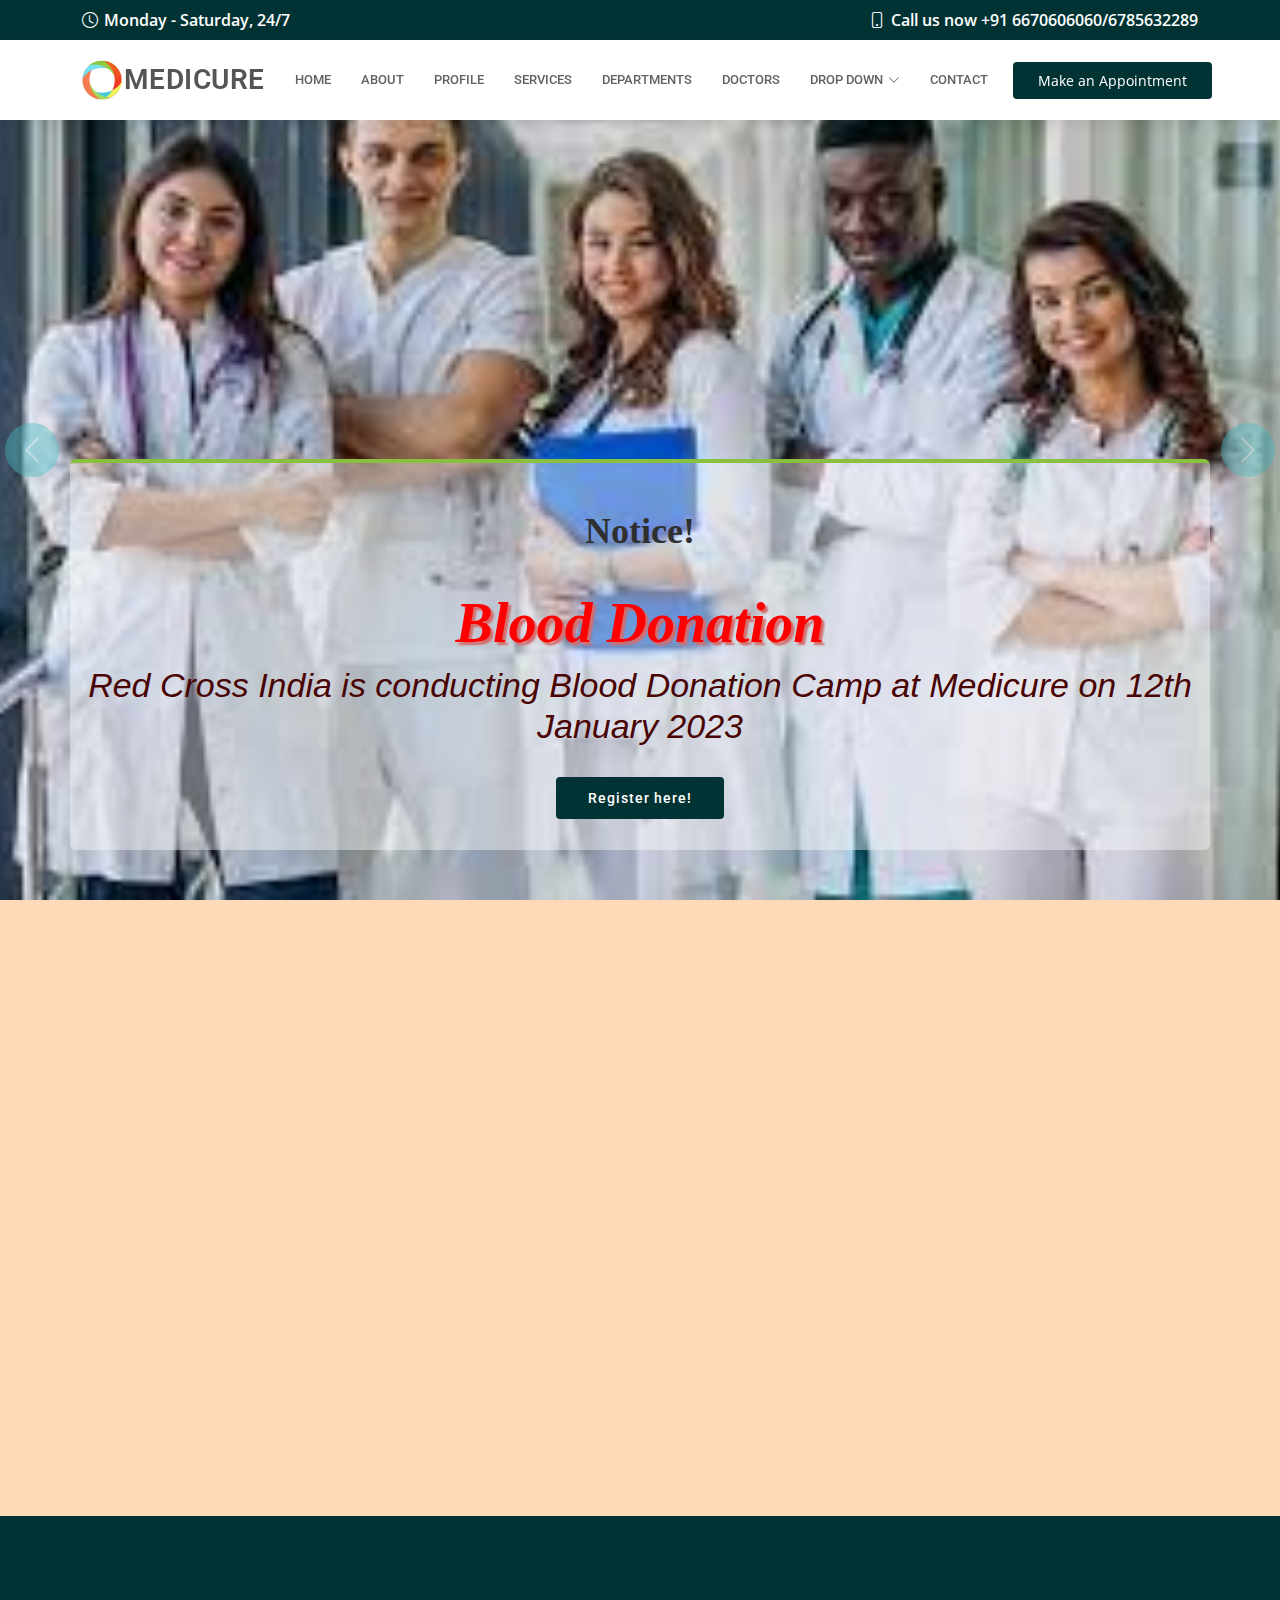
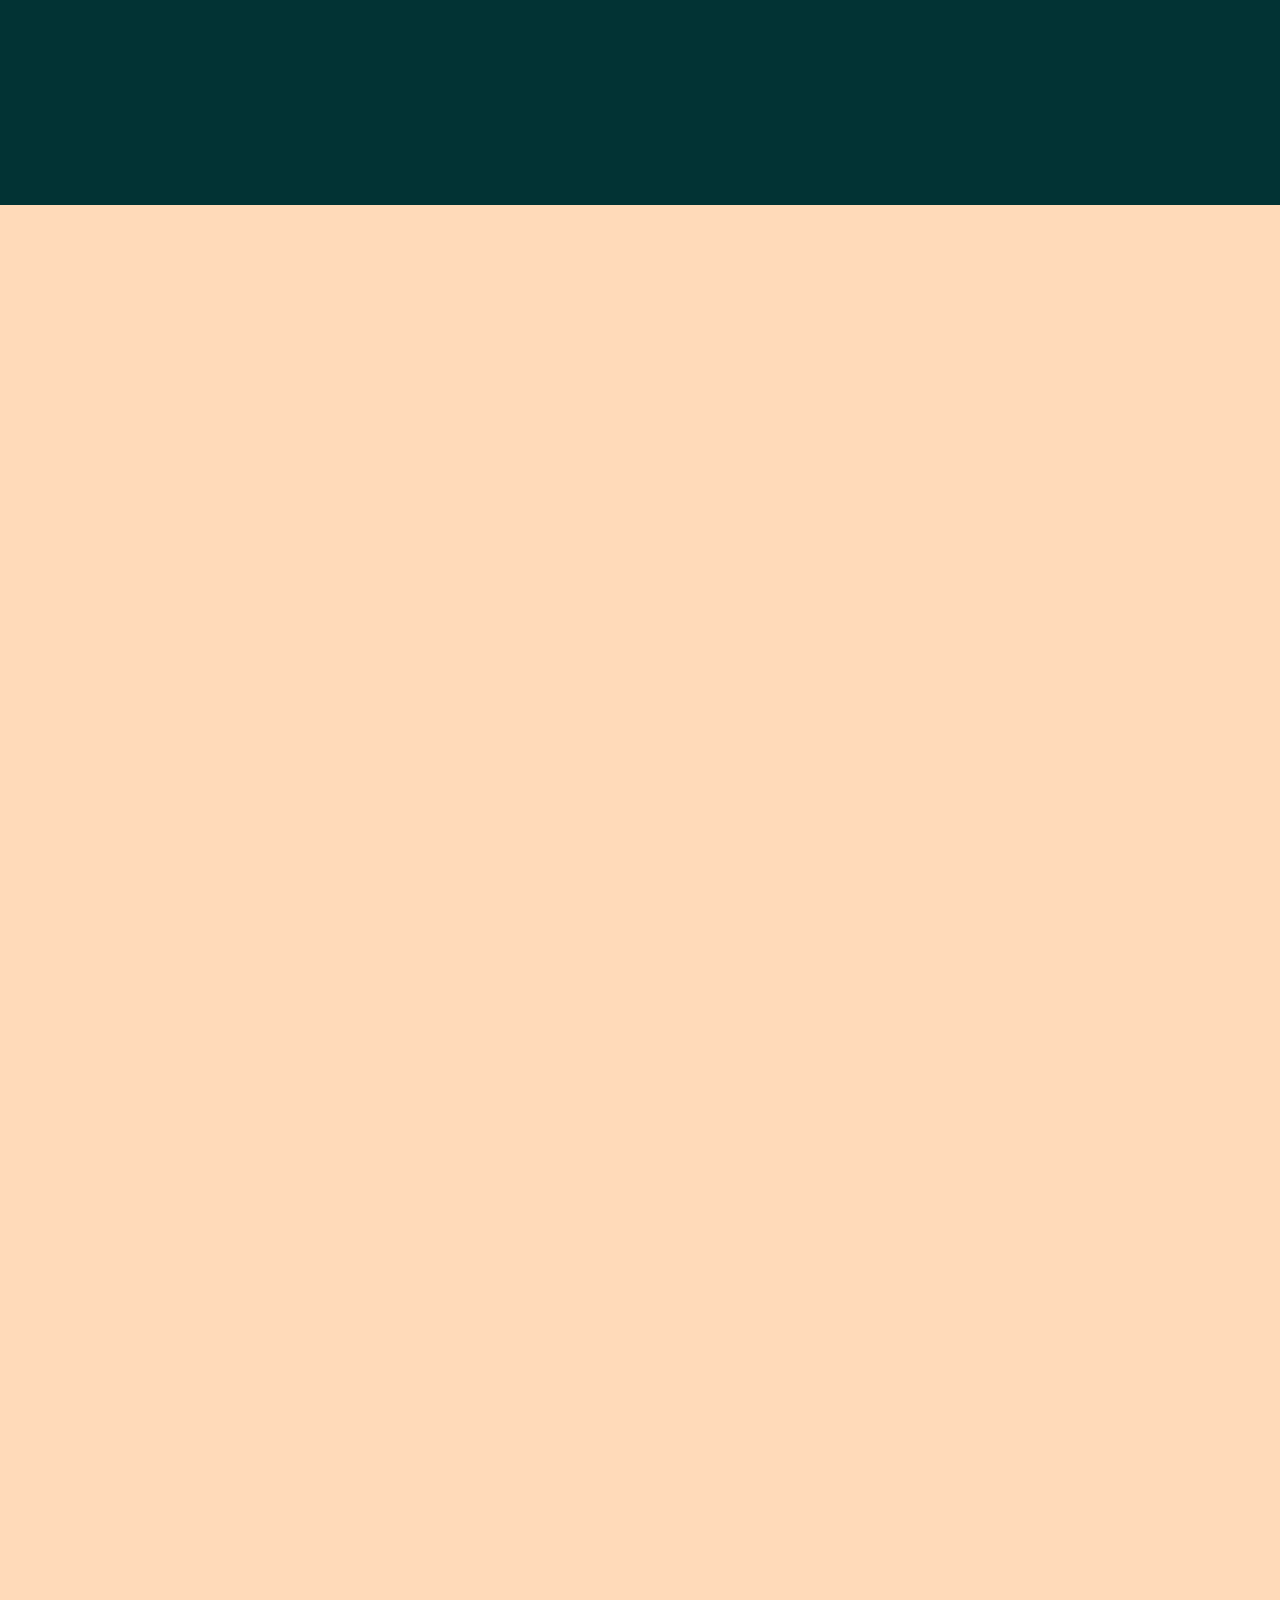
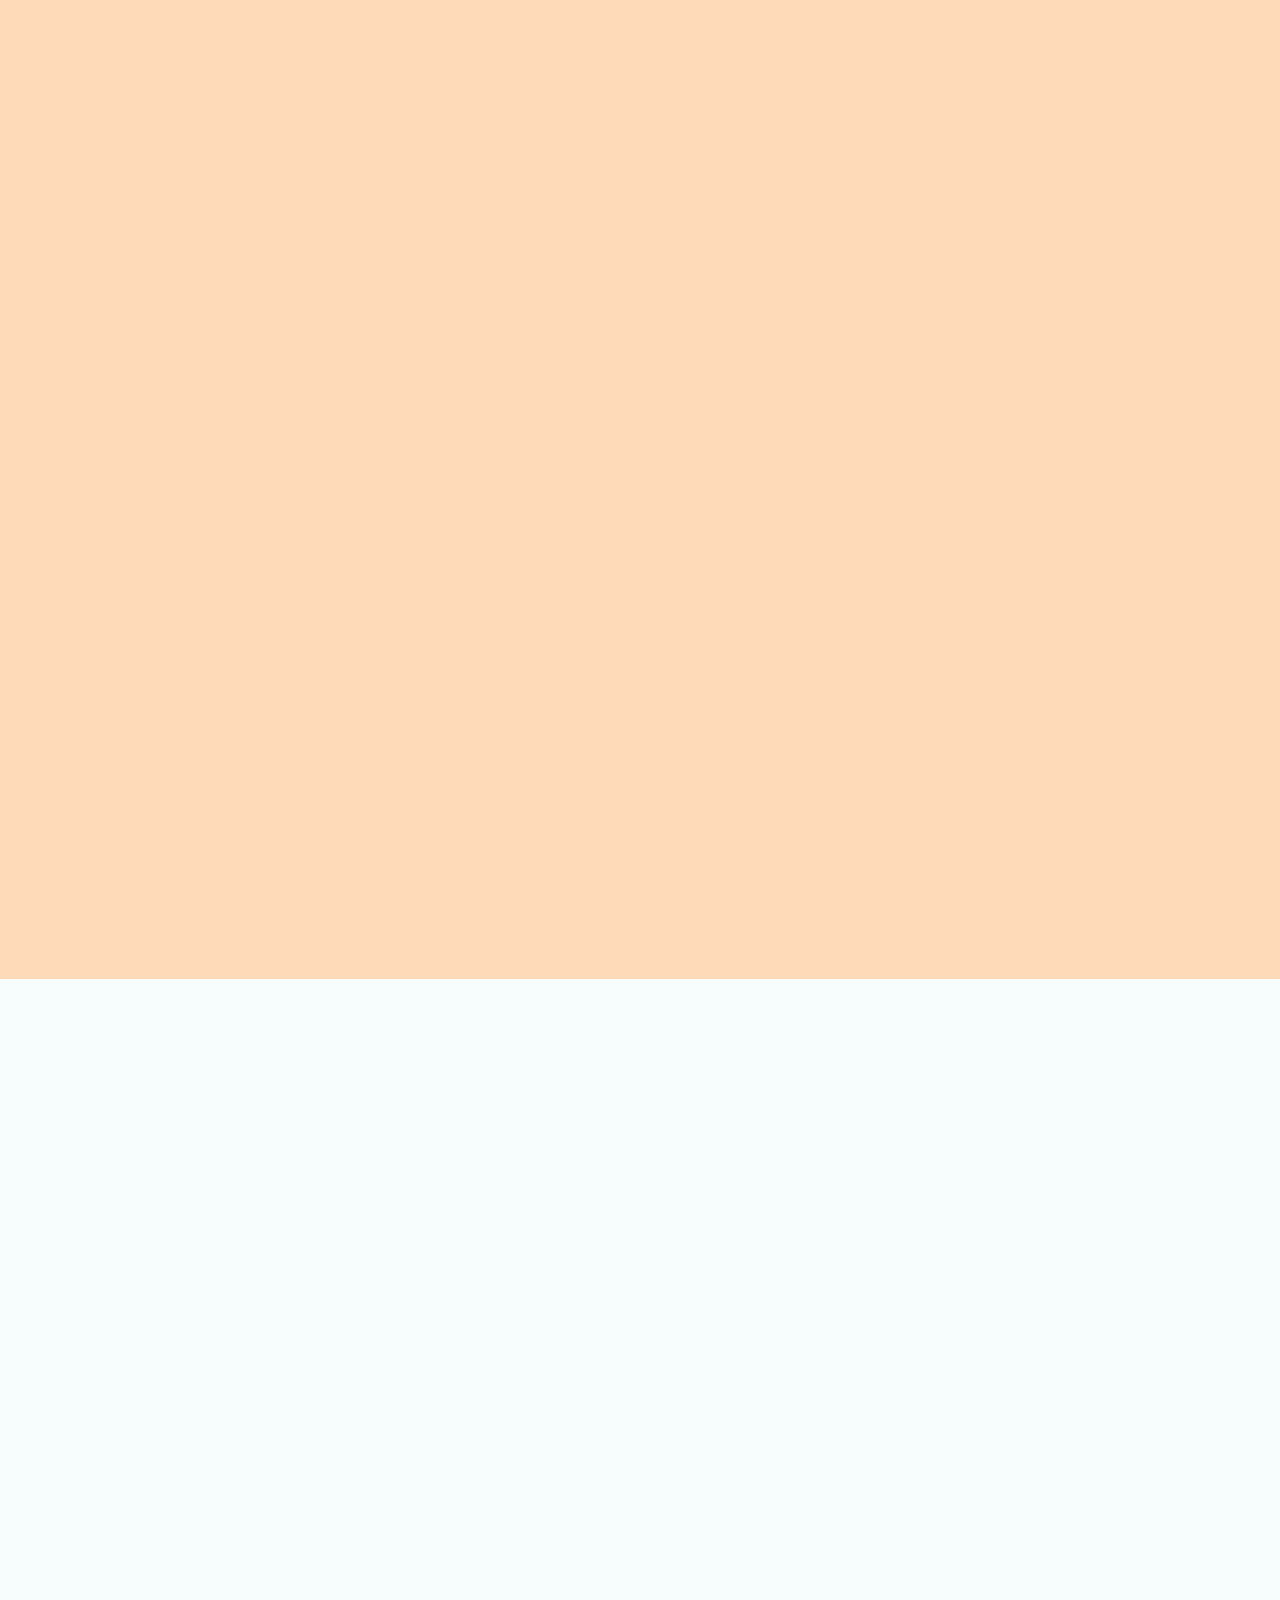
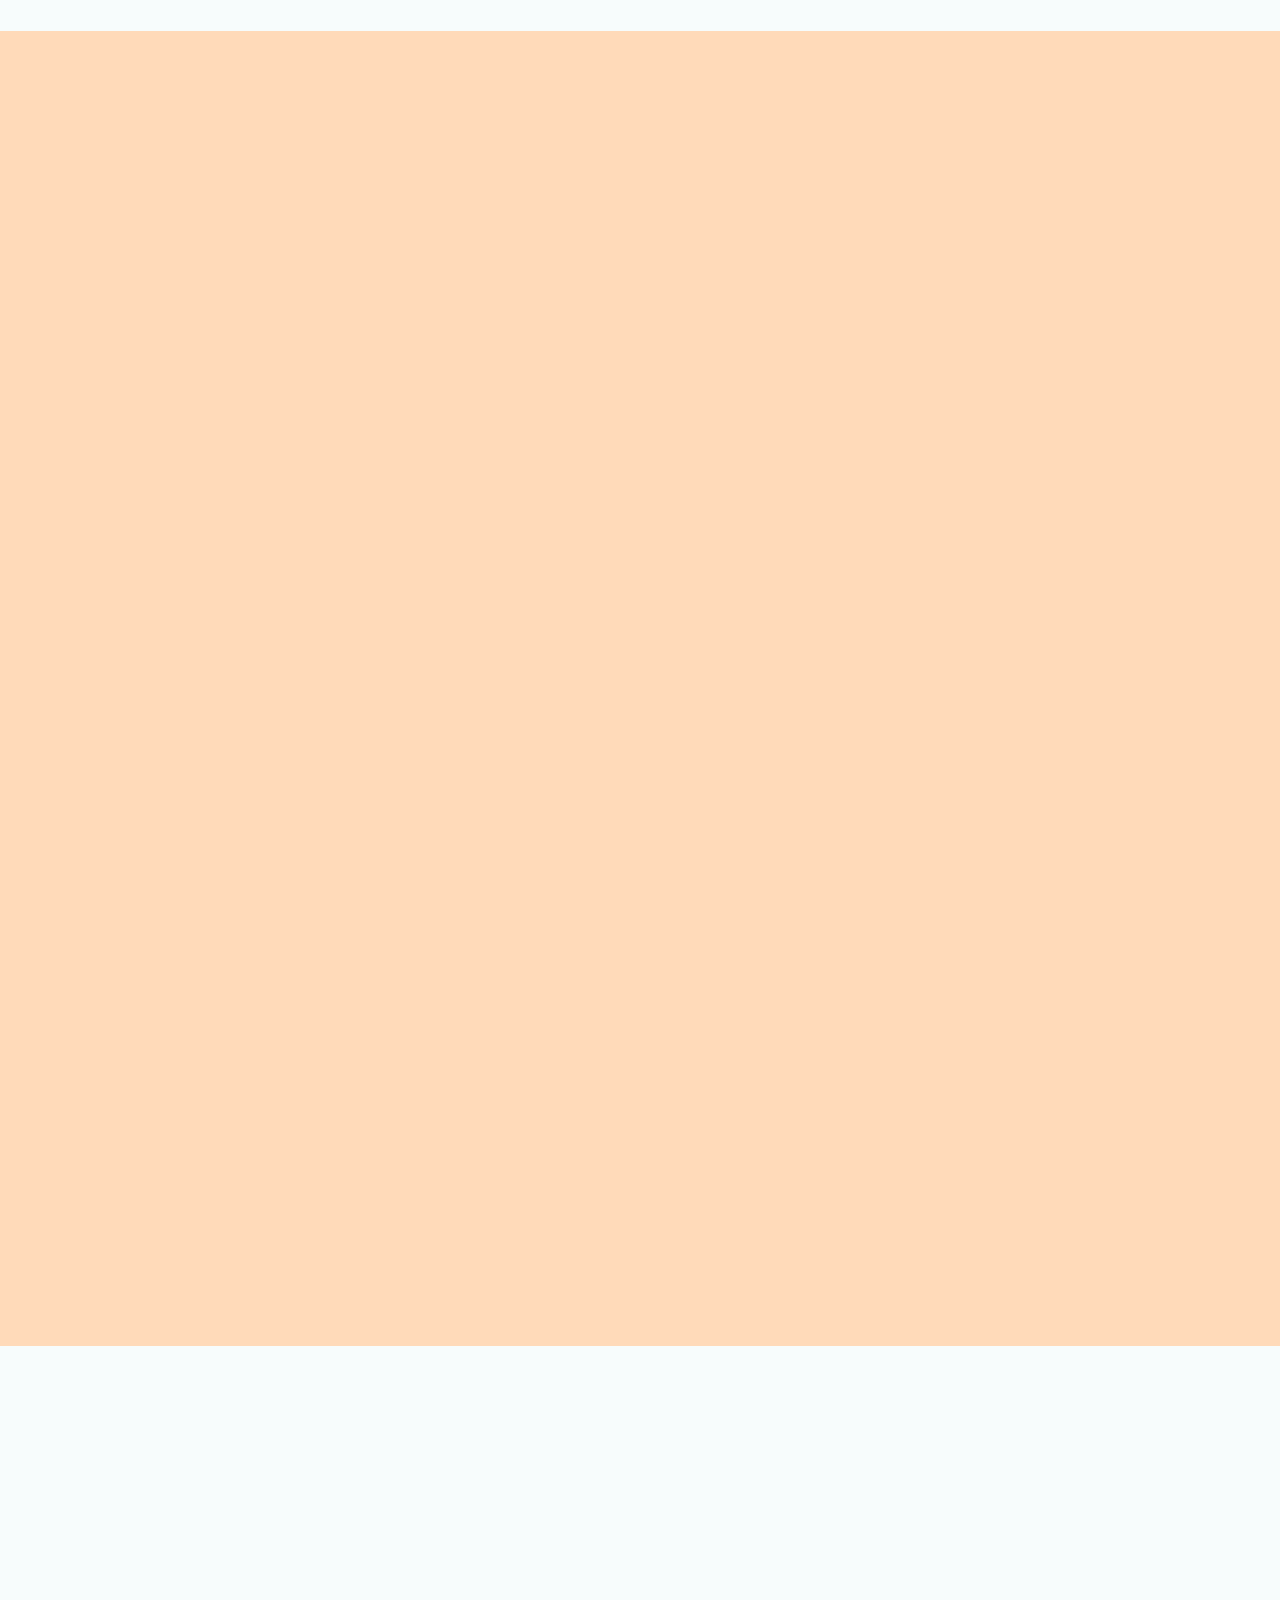
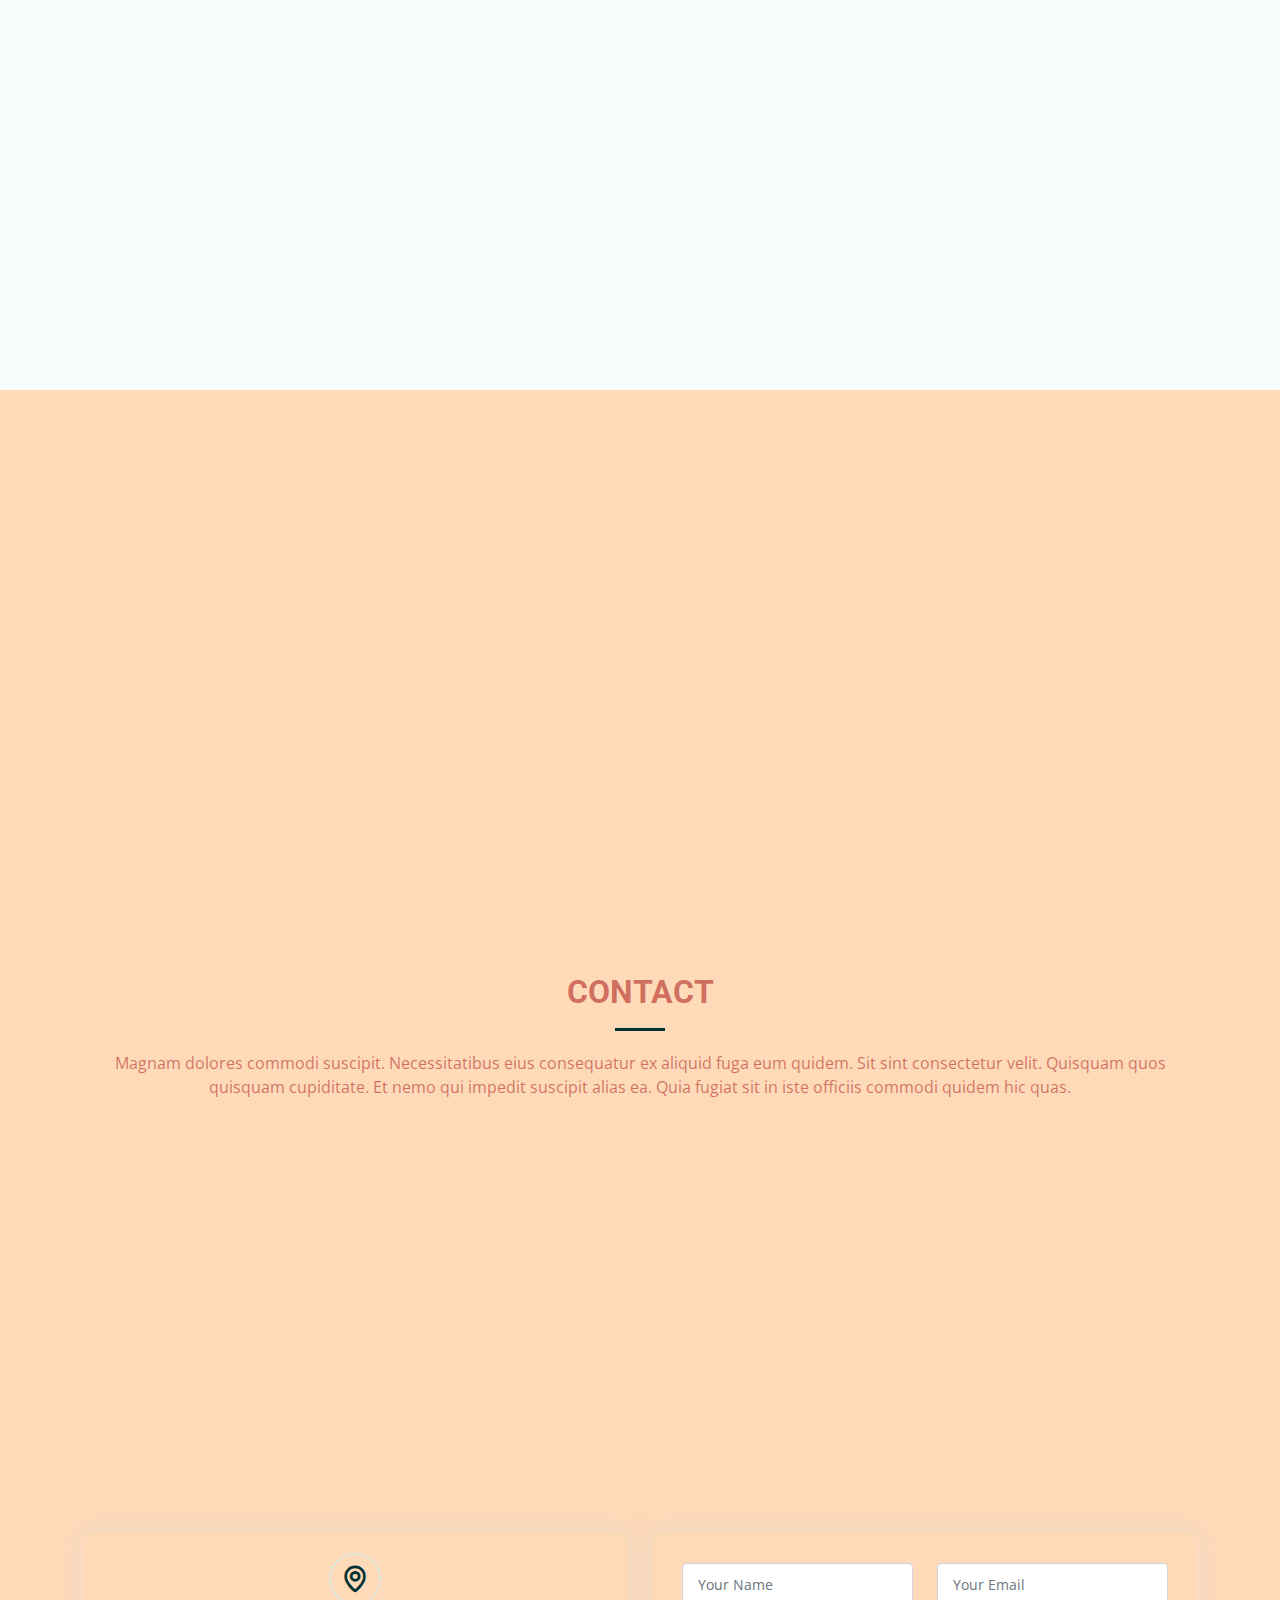
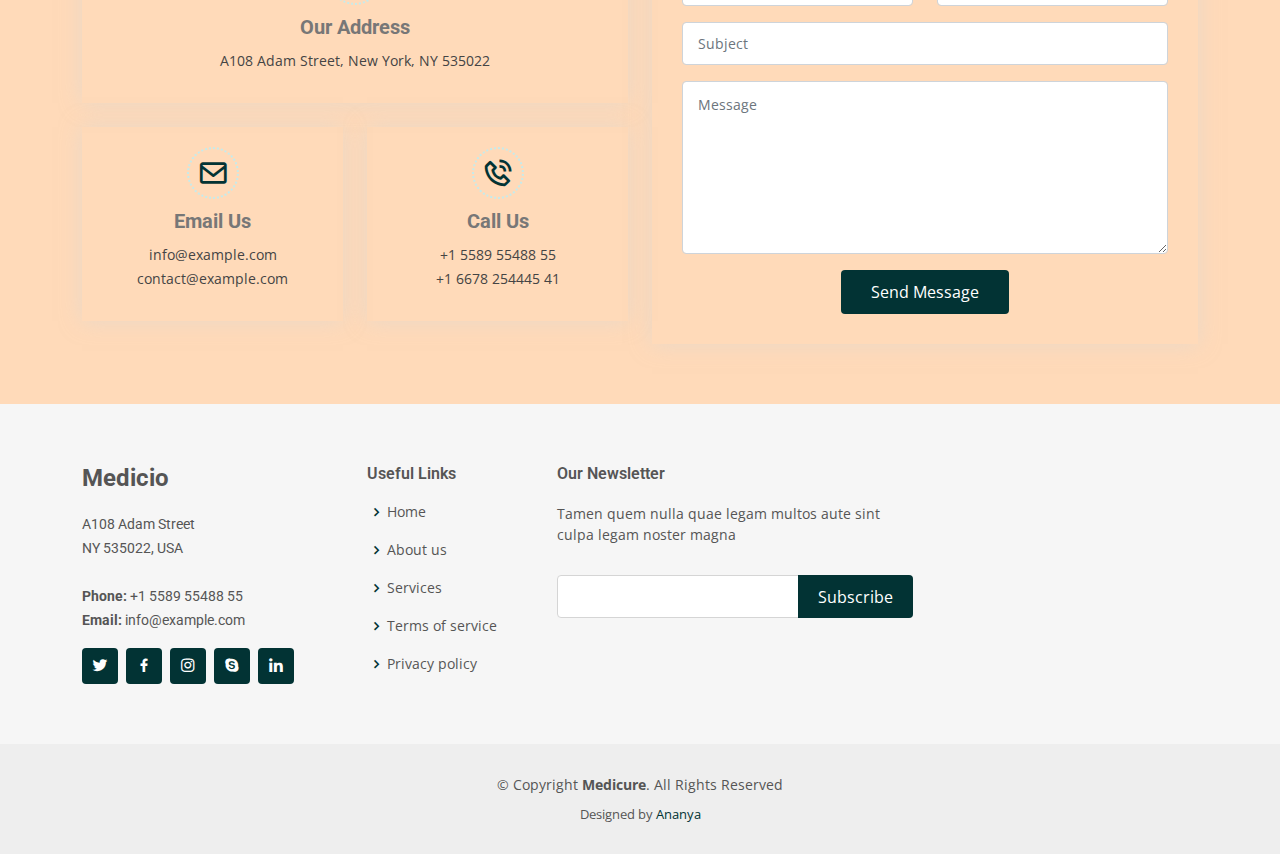
<file: mainpage/index1.html>
<!DOCTYPE html>
<html lang="en">

<head>
  <meta charset="utf-8">
  <meta content="width=device-width, initial-scale=1.0" name="viewport">

  <title>Main page</title>
  <meta content="" name="description">
  <meta content="" name="keywords">

  <!-- Favicons -->
  <link href="assets1/img/favicon.png" rel="icon">
  <link href="assets1/img/apple-touch-icon.png" rel="apple-touch-icon">

  <!-- Google Fonts -->
  <link href="https://fonts.googleapis.com/css?family=Open+Sans:300,300i,400,400i,600,600i,700,700i|Roboto:300,300i,400,400i,500,500i,600,600i,700,700i|Poppins:300,300i,400,400i,500,500i,600,600i,700,700i" rel="stylesheet">

  <!-- Vendor CSS Files -->
  <link href="assets1/vendor/fontawesome-free/css/all.min.css" rel="stylesheet">
  <link href="assets1/vendor/animate.css/animate.min.css" rel="stylesheet">
  <link href="assets1/vendor/aos/aos.css" rel="stylesheet">
  <link href="assets1/vendor/bootstrap/css/bootstrap.min.css" rel="stylesheet">
  <link href="assets1/vendor/bootstrap-icons/bootstrap-icons.css" rel="stylesheet">
  <link href="assets1/vendor/boxicons/css/boxicons.min.css" rel="stylesheet">
  <link href="assets1/vendor/glightbox/css/glightbox.min.css" rel="stylesheet">
  <link href="assets1/vendor/swiper/swiper-bundle.min.css" rel="stylesheet">

  <!-- Template Main CSS File -->
  <link href="assets1/css/style.css" rel="stylesheet">

  <!-- =======================================================
  * Template Name: Medicio - v4.10.0
  * Template URL: https://bootstrapmade.com/medicio-free-bootstrap-theme/
  * Author: BootstrapMade.com
  * License: https://bootstrapmade.com/license/
  ======================================================== -->
</head>

<body>

  <!-- ======= Top Bar ======= -->
  <div id="topbar" class="d-flex align-items-center fixed-top">
    <div class="container d-flex align-items-center justify-content-center justify-content-md-between">
      <div class="align-items-center d-none d-md-flex">
        <i class="bi bi-clock"></i> Monday - Saturday, 24/7
      </div>
      <div class="d-flex align-items-center">
        <i class="bi bi-phone"></i> Call us now +91 6670606060/6785632289
      </div>
    </div>
  </div>

  <!-- ======= Header ======= -->
  <header id="header" class="fixed-top">
    <div class="container d-flex align-items-center">

      <a href="index.html" class="logo me-auto"><img src="assets1/img/logo.png" alt=""></a>
      <!-- Uncomment below if you prefer to use an image logo -->
      <h1 class="logo me-auto"><a href="index.html">Medicure</a></h1> 

      <nav id="navbar" class="navbar order-last order-lg-0">
        <ul>
          <li><a class="nav-link scrollto " href="#hero">Home</a></li>
          <li><a class="nav-link scrollto" href="#about">About</a></li>
          <li><a class="nav-link scrollto" href="db/index.html">profile</a></li>
          <li><a class="nav-link scrollto" href="#services">Services</a></li>
          <li><a class="nav-link scrollto" href="#departments">Departments</a></li>
          <li><a class="nav-link scrollto" href="#doctors">Doctors</a></li>

          <li class="dropdown"><a href="#"><span>Drop Down</span> <i class="bi bi-chevron-down"></i></a>
            <ul>
              <li><a href="#">Drop Down 1</a></li>
              <li class="dropdown"><a href="#"><span>Deep Drop Down</span> <i class="bi bi-chevron-right"></i></a>
                <ul>
                  <li><a href="#">Deep Drop Down 1</a></li>
                  <li><a href="#">Deep Drop Down 2</a></li>
                  <li><a href="#">Deep Drop Down 3</a></li>
                  <li><a href="#">Deep Drop Down 4</a></li>
                  <li><a href="#">Deep Drop Down 5</a></li>
                </ul>
              </li>
              <li><a href="#">Drop Down 2</a></li>
              <li><a href="#">Drop Down 3</a></li>
              <li><a href="#">Drop Down 4</a></li>
            </ul>
          </li>
          <li><a class="nav-link scrollto" href="#contact">Contact</a></li>
        </ul>
        <i class="bi bi-list mobile-nav-toggle"></i>
      </nav><!-- .navbar -->

      <a href="#appointment" class="appointment-btn scrollto"><span class="d-none d-md-inline">Make an</span> Appointment</a>

    </div>
  </header><!-- End Header -->

  <!-- ======= Hero Section ======= -->
  <section id="hero">
    <div id="heroCarousel rc" data-bs-interval="5000" class="carousel slide carousel-fade" data-bs-ride="carousel">

      <ol class="carousel-indicators rc" id="hero-carousel-indicators"></ol>

      <div class="carousel-inner rc" role="listbox">

        <!-- Slide 1 -->
        <div class="carousel-item active" style="background-image: url(assets1/img/slide/slide-1.jpg)">
          <div class="container alert">
            <h2 class="alert">Notice!</h2>
            <h5 >blood donation<span></span></h5>
            <h6>Red Cross India is conducting Blood Donation Camp at Medicure on 12th January 2023
          
            </h6>
           <div class="timer"><p id="demo"></p></div> 
            <a href="https://forms.gle/ahTm3HTfASYVoZRz8" class="btn-get-started scrollto ">Register here!</a>
          </div>
        </div>

        <!-- Slide 2 -->
        <div class="carousel-item" style="background-image: url(assets1/img/slide/slide-2.jpg)">
          <div class="container">
            <h2 >indiracure</h2>
            <p>Get a full body checkup at 1299/- only</p>
            <a href="#about" class="btn-get-started scrollto">Read More</a>
          </div>
        </div>

        <!-- Slide 3 -->
        <div class="carousel-item" style="background-image: url(assets1/img/slide/slide-3.jpg)">
          <div class="container rc">
            <h2>Sequi ea ut et est quaerat</h2>
            <p>Ut velit est quam dolor ad a aliquid qui aliquid. Sequi ea ut et est quaerat sequi nihil ut aliquam. Occaecati alias dolorem mollitia ut. Similique ea voluptatem. Esse doloremque accusamus repellendus deleniti vel.</p>
            <a href="#about" class="btn-get-started scrollto">Read More</a>
          </div>
        </div>

      </div>

      <a class="carousel-control-prev" href="#heroCarousel" role="button" data-bs-slide="prev">
        <span class="carousel-control-prev-icon bi bi-chevron-left" aria-hidden="true"></span>
      </a>

      <a class="carousel-control-next" href="#heroCarousel" role="button" data-bs-slide="next">
        <span class="carousel-control-next-icon bi bi-chevron-right" aria-hidden="true"></span>
      </a>

    </div>
  </section><!-- End Hero -->

  <main id="main">

    <!-- ======= Featured Services Section ======= -->
    <section id="featured-services" class="featured-services">
      <div class="container" data-aos="fade-up">

        <div class="row">
          <div class="col-md-6 col-lg-3 d-flex align-items-stretch mb-5 mb-lg-0">
            <div class="icon-box" data-aos="fade-up" data-aos-delay="100">
              <div class="icon"><i class="fas fa-heartbeat"></i></div>
              <h4 class="title"><a href="">cardiology</a></h4>
              <p class="description">Cardiology is a branch of medicine that deals with disorders of the heart and the cardiovascular system. The field includes medical diagnosis and treatment of congenital heart defects, coronary artery disease, heart failure, valvular heart disease and electrophysiology.</p>
            </div>
          </div>

          <div class="col-md-6 col-lg-3 d-flex align-items-stretch mb-5 mb-lg-0">
            <div class="icon-box" data-aos="fade-up" data-aos-delay="200">
              <div class="icon"><i class="fas fa-pills"></i></div>
              <h4 class="title"><a href="">Neurology</a></h4>
              <p class="description">Neurology is the branch of medicine dealing with the diagnosis and treatment of all categories of conditions and disease involving the brain, the spinal cord and the peripheral nerves. Neurological practice relies heavily on the field of neuroscience, the scientific study of the nervous system. </p>
            </div>
          </div>

          <div class="col-md-6 col-lg-3 d-flex align-items-stretch mb-5 mb-lg-0">
            <div class="icon-box" data-aos="fade-up" data-aos-delay="300">
              <div class="icon"><i class="fas fa-thermometer"></i></div>
              <h4 class="title"><a href="">physical consultancy</a></h4>
              <p class="description">A physician, medical practitioner, medical doctor, or simply doctor, is a health professional who practices medicine, which is concerned with promoting, maintaining or restoring health through the study, diagnosis, prognosis and treatment of disease, injury, and other physical and mental impairments. </p>
            </div>
          </div>

          <div class="col-md-6 col-lg-3 d-flex align-items-stretch mb-5 mb-lg-0">
            <div class="icon-box" data-aos="fade-up" data-aos-delay="400">
              <div class="icon"><i class="fas fa-dna"></i></div>
              <h4 class="title"><a href="">pediatrics</a></h4>
              <p class="description">Pediatrics is the branch of medicine that involves the medical care of infants, children, adolescents, and young adults. In the United Kingdom, paediatrics covers many of their youth until the age of 18.</p>
            </div>
          </div>

        </div>

      </div>
    </section><!-- End Featured Services Section -->

    <!-- ======= Cta Section ======= -->
    <section id="cta" class="cta">
      <div class="container" data-aos="zoom-in">

        <div class="text-center">
          <h3>In an emergency? Need help now?</h3>
          <p class="app">At the time of emergency , get an appointment within a minute. </p>
        
          <a class="cta-btn scrollto" href="#appointment">Book an Appointment</a>
        </div>

      </div>
    </section><!-- End Cta Section -->

    <!-- ======= About Us Section ======= -->
    <section id="about" class="about">
      <div class="container" data-aos="fade-up">

        <div class="section-title">
          <h2>About Us</h2>
          <p>Medicure is a value-based pharmaceutical company committed to the development and commercialization of innovative and affordable therapeutics for the U.S. market.
            Our vision is to become a leading pharmaceutical company within the U.S., offering a growing portfolio of products that improve patients' lives.</p>
        </div>

        <div class="row">
          <div class="col-lg-6" data-aos="fade-right">
            <img src="assets1/img/about.jpg" class="img-fluid" alt="">
          </div>
          <div class="col-lg-6 pt-4 pt-lg-0 content" data-aos="fade-left">
            <h3>Medicure.</h3>
            <p class="fst-italic">
               Bangalore has evolved as a leader in the healthcare system because of its integrated model that combines all services under one roof. From Cardiology and 24/7 emergency care to dialysis treatment and outpatient treatments- Altius offers it all! Our world-class chain of multi-specialty hospitals aims to treat people, not diseases. We use cutting-edge technology and harness health for all of our patients so they can live their best lives possible. 
            </p>
            
            <!--<ul>
              <li><i class="bi bi-check-circle"></i> Ullamco laboris nisi ut aliquip ex ea commodo consequat.</li>
              <li><i class="bi bi-check-circle"></i> Duis aute irure dolor in reprehenderit in voluptate velit.</li>
              <li><i class="bi bi-check-circle"></i> Ullamco laboris nisi ut aliquip ex ea commodo consequat. Duis aute irure dolor in reprehenderit in voluptate trideta storacalaperda mastiro dolore eu fugiat nulla pariatur.</li>
            </ul>
            <p>
              Ullamco laboris nisi ut aliquip ex ea commodo consequat. Duis aute irure dolor in reprehenderit in voluptate
              velit esse cillum dolore eu fugiat nulla pariatur. Excepteur sint occaecat cupidatat non proident, sunt in
              culpa qui officia deserunt mollit anim id est laborum
            </p>-->
          </div>
        </div>

      </div>
    </section><!-- End About Us Section -->

    <!-- ======= Counts Section ======= -->
    <section id="counts" class="counts">
      <div class="container" data-aos="fade-up">

        <div class="row no-gutters">

          <div class="col-lg-3 col-md-6 d-md-flex align-items-md-stretch">
            <div class="count-box">
              <i class="fas fa-user-md"></i>
              <span data-purecounter-start="0" data-purecounter-end="85" data-purecounter-duration="1" class="purecounter"></span>

              <p><strong>Doctors</strong></p>
              <a href="#">Find out more &raquo;</a>
            </div>
          </div>

          <div class="col-lg-3 col-md-6 d-md-flex align-items-md-stretch">
            <div class="count-box">
              <i class="far fa-hospital"></i>
              <span data-purecounter-start="0" data-purecounter-end="26" data-purecounter-duration="1" class="purecounter"></span>
              <p><strong>Departments</strong> </p>
              <a href="#">Find out more &raquo;</a>
            </div>
          </div>

          <div class="col-lg-3 col-md-6 d-md-flex align-items-md-stretch">
            <div class="count-box">
              <i class="fas fa-flask"></i>
              <span data-purecounter-start="0" data-purecounter-end="14" data-purecounter-duration="1" class="purecounter"></span>
              <p><strong>Research Lab</strong></p>
              <a href="#">Find out more &raquo;</a>
            </div>
          </div>

          <div class="col-lg-3 col-md-6 d-md-flex align-items-md-stretch">
            <div class="count-box">
              <i class="fas fa-award"></i>
              <span data-purecounter-start="0" data-purecounter-end="150" data-purecounter-duration="1" class="purecounter"></span>
              <p><strong>Awards</strong> </p>
              <a href="#">Find out more &raquo;</a>
            </div>
          </div>

        </div>

      </div>
    </section><!-- End Counts Section -->

    <!-- ======= Features Section ======= -->
    <section id="features" class="features">
      <div class="container" data-aos="fade-up">

        <div class="row">
          <div class="col-lg-6 order-2 order-lg-1" data-aos="fade-right">
            <div class="icon-box mt-5 mt-lg-0">
              <i class="bx bx-receipt"></i>
              <h4>Est labore ad</h4>
              <p>Consequuntur sunt aut quasi enim aliquam quae harum pariatur laboris nisi ut aliquip</p>
            </div>
            <div class="icon-box mt-5">
              <i class="bx bx-cube-alt"></i>
              <h4>Harum esse qui</h4>
              <p>Excepteur sint occaecat cupidatat non proident, sunt in culpa qui officia deserunt</p>
            </div>
            <div class="icon-box mt-5">
              <i class="bx bx-images"></i>
              <h4>Aut occaecati</h4>
              <p>Aut suscipit aut cum nemo deleniti aut omnis. Doloribus ut maiores omnis facere</p>
            </div>
            <div class="icon-box mt-5">
              <i class="bx bx-shield"></i>
              <h4>Beatae veritatis</h4>
              <p>Expedita veritatis consequuntur nihil tempore laudantium vitae denat pacta</p>
            </div>
          </div>
          <div class="image col-lg-6 order-1 order-lg-2" style='background-image: url("assets1/img/features.jpg");' data-aos="zoom-in"></div>
        </div>

      </div>
    </section><!-- End Features Section -->

    <!-- ======= Services Section ======= -->
    <section id="services" class="services services">
      <div class="container" data-aos="fade-up">

        <div class="section-title">
          <h2>Services</h2>
          <p>Magnam dolores commodi suscipit. Necessitatibus eius consequatur ex aliquid fuga eum quidem. Sit sint consectetur velit. Quisquam quos quisquam cupiditate. Et nemo qui impedit suscipit alias ea. Quia fugiat sit in iste officiis commodi quidem hic quas.</p>
        </div>

        <div class="row">
          <div class="col-lg-4 col-md-6 icon-box" data-aos="zoom-in" data-aos-delay="100">
            <div class="icon"><i class="fas fa-heartbeat"></i></div>
            <h4 class="title"><a href="">Lorem Ipsum</a></h4>
            <p class="description">Voluptatum deleniti atque corrupti quos dolores et quas molestias excepturi sint occaecati cupiditate non provident</p>
          </div>
          <div class="col-lg-4 col-md-6 icon-box" data-aos="zoom-in" data-aos-delay="200">
            <div class="icon"><i class="fas fa-pills"></i></div>
            <h4 class="title"><a href="">Dolor Sitema</a></h4>
            <p class="description">Minim veniam, quis nostrud exercitation ullamco laboris nisi ut aliquip ex ea commodo consequat tarad limino ata</p>
          </div>
          <div class="col-lg-4 col-md-6 icon-box" data-aos="zoom-in" data-aos-delay="300">
            <div class="icon"><i class="fas fa-hospital-user"></i></div>
            <h4 class="title"><a href="">Sed ut perspiciatis</a></h4>
            <p class="description">Duis aute irure dolor in reprehenderit in voluptate velit esse cillum dolore eu fugiat nulla pariatur</p>
          </div>
          <div class="col-lg-4 col-md-6 icon-box" data-aos="zoom-in" data-aos-delay="100">
            <div class="icon"><i class="fas fa-dna"></i></div>
            <h4 class="title"><a href="">Magni Dolores</a></h4>
            <p class="description">Excepteur sint occaecat cupidatat non proident, sunt in culpa qui officia deserunt mollit anim id est laborum</p>
          </div>
          <div class="col-lg-4 col-md-6 icon-box" data-aos="zoom-in" data-aos-delay="200">
            <div class="icon"><i class="fas fa-wheelchair"></i></div>
            <h4 class="title"><a href="">Nemo Enim</a></h4>
            <p class="description">At vero eos et accusamus et iusto odio dignissimos ducimus qui blanditiis praesentium voluptatum deleniti atque</p>
          </div>
          <div class="col-lg-4 col-md-6 icon-box" data-aos="zoom-in" data-aos-delay="300">
            <div class="icon"><i class="fas fa-notes-medical"></i></div>
            <h4 class="title"><a href="">Eiusmod Tempor</a></h4>
            <p class="description">Et harum quidem rerum facilis est et expedita distinctio. Nam libero tempore, cum soluta nobis est eligendi</p>
          </div>
        </div>

      </div>
    </section><!-- End Services Section -->

    <!-- ======= Appointment Section ======= -->
    <section id="appointment" class="appointment section-bg">
      <div class="container" data-aos="fade-up">

        <div class="section-title">
          <h2>Book an Appointment</h2>
          <p>Fill the form below and get an appointment within seconds.</p>
        </div>

        <form action="forms/appointment.php" method="post" role="form" class="php-email-form form" data-aos="fade-up" data-aos-delay="100">
          <div class="row">
            <div class="col-md-4 form-group">
              <input type="text" name="name" class="form-control" id="name" placeholder="Your Name" required>
            </div>
            <div class="col-md-4 form-group mt-3 mt-md-0">
              <input type="email" class="form-control" name="email" id="email" placeholder="Your Email" required>
            </div>
            <div class="col-md-4 form-group mt-3 mt-md-0">
              <input type="tel" class="form-control" name="phone" id="phone" placeholder="Your Phone" required>
            </div>
          </div>
          <div class="row">
            <div class="col-md-4 form-group mt-3">
              <input type="datetime" name="date" class="form-control datepicker" id="date" placeholder="Appointment Date" required>
            </div>
            <div class="col-md-4 form-group mt-3 form">
              <select name="department" id="department" class="form-select">
                <option value="">Select Department</option>
                <option value="Department 1">cardiologist</option>
                <option value="Department 2">neurologist</option>
                <option value="Department 3">physicians</option>
                <option value="Department 4">pediatrician</option>
                <option value="Department 5">gynecologist</option>
              </select>
            </div>
            <div class="col-md-4 form-group mt-3">
              <select name="appointment" id="appointment" class="form-select">
                <option value="">appointment for</option>
                <option value="Department 1">e-consult</option>
                <option value="Department 2">lab</option>
                <option value="Department 3">physical consultation</option>
                
              </select>
            </div>
            <div class="col-md-4 form-group mt-3">
              <select name="doctor" id="doctor" class="form-select">
                <option value="">Select Doctor</option>
                <option value="Doctor 1">Dr.Ananya</option>
                <option value="Doctor 2">Dr.ishita</option>
                <option value="Doctor 3">Dr.spandana</option>
                <option value="Doctor 3">Dr.Tarun</option>
                

              </select>
            </div>
          </div>

          <div class="form-group mt-3">
            <textarea class="form-control" name="message" rows="5" placeholder="Message (Optional)"></textarea>
          </div>
          <div class="my-3">
            <div class="loading">Loading</div>
            <div class="error-message"></div>
            <div class="sent-message">Your appointment request has been sent successfully. Thank you!</div>
          </div>
          <div class="text-center"><button type="submit">Make an Appointment</button></div>
        </form>

      </div>
    </section><!-- End Appointment Section -->

    <!-- ======= Departments Section ======= -->
    <section id="departments" class="departments">
      <div class="container" data-aos="fade-up">

        <div class="section-title">
          <h2>Departments</h2>
          <p>Magnam dolores commodi suscipit. Necessitatibus eius consequatur ex aliquid fuga eum quidem. Sit sint consectetur velit. Quisquam quos quisquam cupiditate. Et nemo qui impedit suscipit alias ea. Quia fugiat sit in iste officiis commodi quidem hic quas.</p>
        </div>

        <div class="row" data-aos="fade-up" data-aos-delay="100">
          <div class="col-lg-4 mb-5 mb-lg-0">
            <ul class="nav nav-tabs flex-column">
              <li class="nav-item">
                <a class="nav-link active show" data-bs-toggle="tab" data-bs-target="#tab-1">
                  <h4>Cardiology</h4>
                  <p>Dr.Ananya</Dr></p>
                </a>
              </li>
              <li class="nav-item">
                <a class="nav-link active show" data-bs-toggle="tab" data-bs-target="#tab-2">
                  <h4>Neurology</h4>
                  <p>Dr.ishita</p>
                </a>
              </li>
              <li class="nav-item mt-2">
                <a class="nav-link" data-bs-toggle="tab" data-bs-target="#tab-3">
                  <h4>Physicians</h4>
                  <p>Dr.Tarun</p>
                </a>
              </li>
              <li class="nav-item mt-2">
                <a class="nav-link" data-bs-toggle="tab" data-bs-target="#tab-4">
                  <h4>pediatrics</h4>
                  <p>Dr.spandana</p>
                </a>
              </li>
              <!--<li class="nav-item mt-2">
                <a class="nav-link" data-bs-toggle="tab" data-bs-target="#tab-5">
                  <h4>gynecology</h4>
                  <p>Dr.Chandana</p>-->
                </a>
              </li>
            </ul>
          </div>
          <div class="col-lg-8">
            <div class="tab-content">
              <div class="tab-pane active show" id="tab-1">
                <h3>Cardiology</h3>
                <p class="fst-italic">Ananya S, MD, FACC, attended medical school at Washington University School of Medicine in St. Louis and completed his residency in internal medicine at Barnes-Jewish Hospital. </p>
                <img src="assets1/img/departments-1.jpg" alt="" class="img-fluid">
                <p>she completed a two-year cardiovascular research fellowship focused on pharmacokinetics/pharmacodynamics of native and genetically modified plasminogen activators. She also completed a general cardiology fellowship at Washington University, where she then served as assistant professor and medical director of the cardiac transplant program before completing an interventional cardiology fellowship at Ascension St. Vincent Hospital – Indianapolis.</p>
              </div>
              <div class="tab-pane" id="tab-2">
                <h3>Neurology</h3>
                <p class="fst-italic">Dr. Anuradha H K ,MBBS, MD - General Medicine, DM - Neurology
                  
                  Neurologist
                  22 Years Experience Overall  (12 years as specialist)</p>
                <img src="assets1/img/departments-2.jpg" alt="" class="img-fluid">
                <p>Dr.Ishita specializes in the treatment of various Neurological Diseases like Stroke (including Thrombolysis, Treatment of Spasticity), Epilepsy, Neuropathies, Movement Disorders(Parkinson Disease, etc.) a Headache, etc. Special Interest in Epilepsy and Headache trained in Neurophysiology and Botox Injections for various Neurological Diseases trained in Pain Management at Seoul, South Korea. </p>
              </div>
              <div class="tab-pane" id="tab-3">
                <h3>Physician</h3>
                <p class="fst-italic">Tarun,	MD</p>
                <img src="assets1/img/departments-3.jpg" alt="" class="img-fluid">
                <p>Dr.Tarun	was	born	in	DuBois,	Pennsylvania	and	is	a	graduate	of	Villanova	
                  University.	He	obtained	his	medical	degree	at	Thomas	Jefferson	University	in	
                  Philadelphia.	His	residency	was	at	Thomas	Jefferson	and	its	affiliated	Wills	Eye	
                  Hospital,	and	he	completed	his	training	with	fellowships	at	the	University	of	
                  Connecticut in	cataract	and	corneal	surgery.</p>
              </div>
              <div class="tab-pane" id="tab-4">
                <h3>Pediatrics</h3>
                <p class="fst-italic">Spandana, MD, FAAP</p>
                <img src="assets1/img/departments-4.jpg" alt="" class="img-fluid">
                <p>Originally from Mount Vernon, NY, Dr.spandana graduated from Fordham University, summa cum laude, with a BS in biology. She attended New York Medical College and completed her residency training in pediatrics at SUNY Upstate Medical University. Dr.Spandana joined Pediatric Associates in 1988. Outside of the office, Dr. Spandana and her husband spend most of their time with their two children.</p>
              </div>
              <div class="tab-pane" id="tab-5">
                <!--gynecologist</h3>
                <p class="fst-italic">Spandana, MD, FAAP</p>
                <img src="assets/img/departments-4.jpg" alt="" class="img-fluid">
                <p>Originally from Mount Vernon, NY, Dr.spandana graduated from Fordham University, summa cum laude, with a BS in biology. She attended New York Medical College and completed her residency training in pediatrics at SUNY Upstate Medical University. Dr.Spandana joined Pediatric Associates in 1988. Outside of the office, Dr. Spandana and her husband spend most of their time with their two children.</p>
              </div>-->
            </div>
          </div>
        </div>

      </div>
    </section><!-- End Departments Section -->

    <!-- ======= Testimonials Section ======= -->
    <section id="testimonials" class="testimonials">
      <div class="container" data-aos="fade-up">

        <div class="section-title">
          <h2>Testimonials</h2>
          <p>Magnam dolores commodi suscipit. Necessitatibus eius consequatur ex aliquid fuga eum quidem. Sit sint consectetur velit. Quisquam quos quisquam cupiditate. Et nemo qui impedit suscipit alias ea. Quia fugiat sit in iste officiis commodi quidem hic quas.</p>
        </div>

        <div class="testimonials-slider swiper" data-aos="fade-up" data-aos-delay="100">
          <div class="swiper-wrapper">

            <div class="swiper-slide">
              <div class="testimonial-item">
                <p>
                  <i class="bx bxs-quote-alt-left quote-icon-left"></i>
                  Proin iaculis purus consequat sem cure digni ssim donec porttitora entum suscipit rhoncus. Accusantium quam, ultricies eget id, aliquam eget nibh et. Maecen aliquam, risus at semper.
                  <i class="bx bxs-quote-alt-right quote-icon-right"></i>
                </p>
                <img src="assets1/img/testimonials/testimonials-1.jpg" class="testimonial-img" alt="">
                <h3>Saul Goodman</h3>
                <h4>Ceo &amp; Founder</h4>
              </div>
            </div><!-- End testimonial item -->

            <div class="swiper-slide">
              <div class="testimonial-item">
                <p>
                  <i class="bx bxs-quote-alt-left quote-icon-left"></i>
                  Export tempor illum tamen malis malis eram quae irure esse labore quem cillum quid cillum eram malis quorum velit fore eram velit sunt aliqua noster fugiat irure amet legam anim culpa.
                  <i class="bx bxs-quote-alt-right quote-icon-right"></i>
                </p>
                <img src="assets1/img/testimonials/testimonials-2.jpg" class="testimonial-img" alt="">
                <h3>Sara Wilsson</h3>
                <h4>Designer</h4>
              </div>
            </div><!-- End testimonial item -->

            <div class="swiper-slide">
              <div class="testimonial-item">
                <p>
                  <i class="bx bxs-quote-alt-left quote-icon-left"></i>
                  Enim nisi quem export duis labore cillum quae magna enim sint quorum nulla quem veniam duis minim tempor labore quem eram duis noster aute amet eram fore quis sint minim.
                  <i class="bx bxs-quote-alt-right quote-icon-right"></i>
                </p>
                <img src="assets1/img/testimonials/testimonials-3.jpg" class="testimonial-img" alt="">
                <h3>Jena Karlis</h3>
                <h4>Store Owner</h4>
              </div>
            </div><!-- End testimonial item -->

            <div class="swiper-slide">
              <div class="testimonial-item">
                <p>
                  <i class="bx bxs-quote-alt-left quote-icon-left"></i>
                  Fugiat enim eram quae cillum dolore dolor amet nulla culpa multos export minim fugiat minim velit minim dolor enim duis veniam ipsum anim magna sunt elit fore quem dolore labore illum veniam.
                  <i class="bx bxs-quote-alt-right quote-icon-right"></i>
                </p>
                <img src="assets1/img/testimonials/testimonials-4.jpg" class="testimonial-img" alt="">
                <h3>Matt Brandon</h3>
                <h4>Freelancer</h4>
              </div>
            </div><!-- End testimonial item -->

            <div class="swiper-slide">
              <div class="testimonial-item">
                <p>
                  <i class="bx bxs-quote-alt-left quote-icon-left"></i>
                  Quis quorum aliqua sint quem legam fore sunt eram irure aliqua veniam tempor noster veniam enim culpa labore duis sunt culpa nulla illum cillum fugiat legam esse veniam culpa fore nisi cillum quid.
                  <i class="bx bxs-quote-alt-right quote-icon-right"></i>
                </p>
                <img src="assets1/img/testimonials/testimonials-5.jpg" class="testimonial-img" alt="">
                <h3>John Larson</h3>
                <h4>Entrepreneur</h4>
              </div>
            </div><!-- End testimonial item -->

          </div>
          <div class="swiper-pagination"></div>
        </div>

      </div>
    </section><!-- End Testimonials Section -->

    <!-- ======= Doctors Section ======= -->
    <section id="doctors" class="doctors section-bg">
      <div class="container" data-aos="fade-up">

        <div class="section-title">
          <h2>Doctors</h2>
          <p>Experts of medicure</p>
        </div>

        <div class="row">

          <div class="col-lg-3 col-md-6 d-flex align-items-stretch">
            <div class="member" data-aos="fade-up" data-aos-delay="100">
              <div class="member-img">
                <img src="assets1/img/doctors/doctors-1.jpg" class="img-fluid" alt="">
                <div class="social">
                                   
                  <a href=""><i class="bi bi-twitter"></i></a>
                  <a href=""><i class="bi bi-facebook"></i></a>
                  <a href=""><i class="bi bi-instagram"></i></a>
                  <a href=""><i class="bi bi-linkedin"></i></a>-->
                </div>
              </div>
              <div class="member-info">
                <h4>Dr.Ananya</h4>
                <span>Cardiologist</span>
              </div>
            </div>
          </div>

          <div class="col-lg-3 col-md-6 d-flex align-items-stretch">
            <div class="member" data-aos="fade-up" data-aos-delay="200">
              <div class="member-img">
                <img src="assets1/img/doctors/doctors-2.jpg" class="img-fluid" alt="">
                <!--<div class="social">
                  <a href=""><i class="bi bi-twitter"></i></a>
                  <a href=""><i class="bi bi-facebook"></i></a>
                  <a href=""><i class="bi bi-instagram"></i></a>
                  <a href=""><i class="bi bi-linkedin"></i></a>
                </div>-->
              </div>
              <div class="member-info">
                <h4>Dr.Ishita</h4>
                <span>Neurologist</span>
              </div>
            </div>
          </div>

          <div class="col-lg-3 col-md-6 d-flex align-items-stretch">
            <div class="member" data-aos="fade-up" data-aos-delay="300">
              <div class="member-img">
                <img src="assets1/img/doctors/doctors-3.jpg" class="img-fluid" alt="">
                <div class="social">
                  <a href=""><i class="bi bi-twitter"></i></a>
                  <a href=""><i class="bi bi-facebook"></i></a>
                  <a href=""><i class="bi bi-instagram"></i></a>
                  <a href=""><i class="bi bi-linkedin"></i></a>
                </div>
              </div>
              <div class="member-info">
                <h4>Dr.Tarun</h4>
                <span>Physician</span>
              </div>
            </div>
          </div>

          <div class="col-lg-3 col-md-6 d-flex align-items-stretch">
            <div class="member" data-aos="fade-up" data-aos-delay="400">
              <div class="member-img">
                <img src="assets1/img/doctors/doctors-4.jpg" class="img-fluid" alt="">
                <div class="social">
                  <a href=""><i class="bi bi-twitter"></i></a>
                  <a href=""><i class="bi bi-facebook"></i></a>
                  <a href=""><i class="bi bi-instagram"></i></a>
                  <a href=""><i class="bi bi-linkedin"></i></a>
                </div>
              </div>
              <div class="member-info">
                <h4>Dr.Spandana</h4>
                <span>Pediatrician</span>
              </div>
            </div>
          </div>

        </div>

      </div>
    </section><!-- End Doctors Section -->

    <!-- ======= Gallery Section ======= -->
    <section id="gallery" class="gallery">
      <div class="container" data-aos="fade-up">

        <div class="section-title">
          <h2>Gallery</h2>
          <!--<p>Magnam dolores commodi suscipit. Necessitatibus eius consequatur ex aliquid fuga eum quidem. Sit sint consectetur velit. Quisquam quos quisquam cupiditate. Et nemo qui impedit suscipit alias ea. Quia fugiat sit in iste officiis commodi quidem hic quas.</p>-->
        </div>

        <div class="gallery-slider swiper">
          <div class="swiper-wrapper align-items-center">
            <div class="swiper-slide"><a class="gallery-lightbox" href="assets1/img/gallery/gallery-1.jpg"><img src="assets1/img/gallery/gallery-1.jpg" class="img-fluid" alt=""></a></div>
            <div class="swiper-slide"><a class="gallery-lightbox" href="assets1/img/gallery/gallery-2.jpg"><img src="assets1/img/gallery/gallery-2.jpg" class="img-fluid" alt=""></a></div>
            <div class="swiper-slide"><a class="gallery-lightbox" href="assets1/img/gallery/gallery-3.jpg"><img src="assets1/img/gallery/gallery-3.jpg" class="img-fluid" alt=""></a></div>
            <div class="swiper-slide"><a class="gallery-lightbox" href="assets1/img/gallery/gallery-4.jpg"><img src="assets1/img/gallery/gallery-4.jpg" class="img-fluid" alt=""></a></div>
            <div class="swiper-slide"><a class="gallery-lightbox" href="assets1/img/gallery/gallery-5.jpg"><img src="assets1/img/gallery/gallery-5.jpg" class="img-fluid" alt=""></a></div>
            <div class="swiper-slide"><a class="gallery-lightbox" href="assets1/img/gallery/gallery-6.jpg"><img src="assets1/img/gallery/gallery-6.jpg" class="img-fluid" alt=""></a></div>
            <div class="swiper-slide"><a class="gallery-lightbox" href="assets1/img/gallery/gallery-7.jpg"><img src="assets1/img/gallery/gallery-7.jpg" class="img-fluid" alt=""></a></div>
            <div class="swiper-slide"><a class="gallery-lightbox" href="assets1/img/gallery/gallery-8.jpg"><img src="assets1/img/gallery/gallery-8.jpg" class="img-fluid" alt=""></a></div>
          </div>
          <div class="swiper-pagination"></div>
        </div>

      </div>
    </section><!-- End Gallery Section -->

    <!-- ======= Pricing Section ======= 
    <section id="pricing" class="pricing">
      <div class="container" data-aos="fade-up">

        <div class="section-title">
          <h2>Pricing</h2>
          <p>Magnam dolores commodi suscipit. Necessitatibus eius consequatur ex aliquid fuga eum quidem. Sit sint consectetur velit. Quisquam quos quisquam cupiditate. Et nemo qui impedit suscipit alias ea. Quia fugiat sit in iste officiis commodi quidem hic quas.</p>
        </div>

        <div class="row">

          <div class="col-lg-3 col-md-6">
            <div class="box" data-aos="fade-up" data-aos-delay="100">
              <h3>Free</h3>
              <h4><sup>$</sup>0<span> / month</span></h4>
              <ul>
                <li>Aida dere</li>
                <li>Nec feugiat nisl</li>
                <li>Nulla at volutpat dola</li>
                <li class="na">Pharetra massa</li>
                <li class="na">Massa ultricies mi</li>
              </ul>
              <div class="btn-wrap">
                <a href="#" class="btn-buy">Buy Now</a>
              </div>
            </div>
          </div>

          <div class="col-lg-3 col-md-6 mt-4 mt-md-0">
            <div class="box featured" data-aos="fade-up" data-aos-delay="200">
              <h3>Business</h3>
              <h4><sup>$</sup>19<span> / month</span></h4>
              <ul>
                <li>Aida dere</li>
                <li>Nec feugiat nisl</li>
                <li>Nulla at volutpat dola</li>
                <li>Pharetra massa</li>
                <li class="na">Massa ultricies mi</li>
              </ul>
              <div class="btn-wrap">
                <a href="#" class="btn-buy">Buy Now</a>
              </div>
            </div>
          </div>

          <div class="col-lg-3 col-md-6 mt-4 mt-lg-0">
            <div class="box" data-aos="fade-up" data-aos-delay="300">
              <h3>Developer</h3>
              <h4><sup>$</sup>29<span> / month</span></h4>
              <ul>
                <li>Aida dere</li>
                <li>Nec feugiat nisl</li>
                <li>Nulla at volutpat dola</li>
                <li>Pharetra massa</li>
                <li>Massa ultricies mi</li>
              </ul>
              <div class="btn-wrap">
                <a href="#" class="btn-buy">Buy Now</a>
              </div>
            </div>
          </div>

          <div class="col-lg-3 col-md-6 mt-4 mt-lg-0">
            <div class="box" data-aos="fade-up" data-aos-delay="400">
              <span class="advanced">Advanced</span>
              <h3>Ultimate</h3>
              <h4><sup>$</sup>49<span> / month</span></h4>
              <ul>
                <li>Aida dere</li>
                <li>Nec feugiat nisl</li>
                <li>Nulla at volutpat dola</li>
                <li>Pharetra massa</li>
                <li>Massa ultricies mi</li>
              </ul>
              <div class="btn-wrap">
                <a href="#" class="btn-buy">Buy Now</a>
              </div>
            </div>
          </div>

        </div>

      </div>
    </section><!-- End Pricing Section 

     ======= Frequently Asked Questioins Section ======= 
    <section id="faq" class="faq section-bg">
      <div class="container" data-aos="fade-up">

        <div class="section-title">
          <h2>Frequently Asked Questioins</h2>
          <p>Magnam dolores commodi suscipit. Necessitatibus eius consequatur ex aliquid fuga eum quidem. Sit sint consectetur velit. Quisquam quos quisquam cupiditate. Et nemo qui impedit suscipit alias ea. Quia fugiat sit in iste officiis commodi quidem hic quas.</p>
        </div>

        <ul class="faq-list">

          <li>
            <div data-bs-toggle="collapse" class="collapsed question" href="#faq1">Non consectetur a erat nam at lectus urna duis? <i class="bi bi-chevron-down icon-show"></i><i class="bi bi-chevron-up icon-close"></i></div>
            <div id="faq1" class="collapse" data-bs-parent=".faq-list">
              <p>
                Feugiat pretium nibh ipsum consequat. Tempus iaculis urna id volutpat lacus laoreet non curabitur gravida. Venenatis lectus magna fringilla urna porttitor rhoncus dolor purus non.
              </p>
            </div>
          </li>

          <li>
            <div data-bs-toggle="collapse" href="#faq2" class="collapsed question">Feugiat scelerisque varius morbi enim nunc faucibus a pellentesque? <i class="bi bi-chevron-down icon-show"></i><i class="bi bi-chevron-up icon-close"></i></div>
            <div id="faq2" class="collapse" data-bs-parent=".faq-list">
              <p>
                Dolor sit amet consectetur adipiscing elit pellentesque habitant morbi. Id interdum velit laoreet id donec ultrices. Fringilla phasellus faucibus scelerisque eleifend donec pretium. Est pellentesque elit ullamcorper dignissim. Mauris ultrices eros in cursus turpis massa tincidunt dui.
              </p>
            </div>
          </li>

          <li>
            <div data-bs-toggle="collapse" href="#faq3" class="collapsed question">Dolor sit amet consectetur adipiscing elit pellentesque habitant morbi? <i class="bi bi-chevron-down icon-show"></i><i class="bi bi-chevron-up icon-close"></i></div>
            <div id="faq3" class="collapse" data-bs-parent=".faq-list">
              <p>
                Eleifend mi in nulla posuere sollicitudin aliquam ultrices sagittis orci. Faucibus pulvinar elementum integer enim. Sem nulla pharetra diam sit amet nisl suscipit. Rutrum tellus pellentesque eu tincidunt. Lectus urna duis convallis convallis tellus. Urna molestie at elementum eu facilisis sed odio morbi quis
              </p>
            </div>
          </li>

          <li>
            <div data-bs-toggle="collapse" href="#faq4" class="collapsed question">Ac odio tempor orci dapibus. Aliquam eleifend mi in nulla? <i class="bi bi-chevron-down icon-show"></i><i class="bi bi-chevron-up icon-close"></i></div>
            <div id="faq4" class="collapse" data-bs-parent=".faq-list">
              <p>
                Dolor sit amet consectetur adipiscing elit pellentesque habitant morbi. Id interdum velit laoreet id donec ultrices. Fringilla phasellus faucibus scelerisque eleifend donec pretium. Est pellentesque elit ullamcorper dignissim. Mauris ultrices eros in cursus turpis massa tincidunt dui.
              </p>
            </div>
          </li>

          <li>
            <div data-bs-toggle="collapse" href="#faq5" class="collapsed question">Tempus quam pellentesque nec nam aliquam sem et tortor consequat? <i class="bi bi-chevron-down icon-show"></i><i class="bi bi-chevron-up icon-close"></i></div>
            <div id="faq5" class="collapse" data-bs-parent=".faq-list">
              <p>
                Molestie a iaculis at erat pellentesque adipiscing commodo. Dignissim suspendisse in est ante in. Nunc vel risus commodo viverra maecenas accumsan. Sit amet nisl suscipit adipiscing bibendum est. Purus gravida quis blandit turpis cursus in
              </p>
            </div>
          </li>

          <li>
            <div data-bs-toggle="collapse" href="#faq6" class="collapsed question">Tortor vitae purus faucibus ornare. Varius vel pharetra vel turpis nunc eget lorem dolor? <i class="bi bi-chevron-down icon-show"></i><i class="bi bi-chevron-up icon-close"></i></div>
            <div id="faq6" class="collapse" data-bs-parent=".faq-list">
              <p>
                Laoreet sit amet cursus sit amet dictum sit amet justo. Mauris vitae ultricies leo integer malesuada nunc vel. Tincidunt eget nullam non nisi est sit amet. Turpis nunc eget lorem dolor sed. Ut venenatis tellus in metus vulputate eu scelerisque. Pellentesque diam volutpat commodo sed egestas egestas fringilla phasellus faucibus. Nibh tellus molestie nunc non blandit massa enim nec.
              </p>
            </div>
          </li>

        </ul>

      </div>
    </section><!-- End Frequently Asked Questioins Section -->

    <!-- ======= Contact Section ======= -->
    <section id="contact" class="contact">
      <div class="container">

        <div class="section-title">
          <h2>Contact</h2>
          <p>Magnam dolores commodi suscipit. Necessitatibus eius consequatur ex aliquid fuga eum quidem. Sit sint consectetur velit. Quisquam quos quisquam cupiditate. Et nemo qui impedit suscipit alias ea. Quia fugiat sit in iste officiis commodi quidem hic quas.</p>
        </div>

      </div>

      <div>
        <iframe style="border:0; width: 100%; height: 350px;" src="https://www.google.com/maps/embed?pb=!1m14!1m8!1m3!1d12097.433213460943!2d-74.0062269!3d40.7101282!3m2!1i1024!2i768!4f13.1!3m3!1m2!1s0x0%3A0xb89d1fe6bc499443!2sDowntown+Conference+Center!5e0!3m2!1smk!2sbg!4v1539943755621" frameborder="0" allowfullscreen></iframe>
      </div>

      <div class="container">

        <div class="row mt-5">

          <div class="col-lg-6">

            <div class="row">
              <div class="col-md-12">
                <div class="info-box">
                  <i class="bx bx-map"></i>
                  <h3>Our Address</h3>
                  <p>A108 Adam Street, New York, NY 535022</p>
                </div>
              </div>
              <div class="col-md-6">
                <div class="info-box mt-4">
                  <i class="bx bx-envelope"></i>
                  <h3>Email Us</h3>
                  <p>info@example.com<br>contact@example.com</p>
                </div>
              </div>
              <div class="col-md-6">
                <div class="info-box mt-4">
                  <i class="bx bx-phone-call"></i>
                  <h3>Call Us</h3>
                  <p>+1 5589 55488 55<br>+1 6678 254445 41</p>
                </div>
              </div>
            </div>

          </div>

          <div class="col-lg-6">
            <form action="forms/contact.php" method="post" role="form" class="php-email-form">
              <div class="row">
                <div class="col-md-6 form-group">
                  <input type="text" name="name" class="form-control" id="name" placeholder="Your Name" required="">
                </div>
                <div class="col-md-6 form-group mt-3 mt-md-0">
                  <input type="email" class="form-control" name="email" id="email" placeholder="Your Email" required="">
                </div>
              </div>
              <div class="form-group mt-3">
                <input type="text" class="form-control" name="subject" id="subject" placeholder="Subject" required="">
              </div>
              <div class="form-group mt-3">
                <textarea class="form-control" name="message" rows="7" placeholder="Message" required=""></textarea>
              </div>
              <div class="my-3">
                <div class="loading">Loading</div>
                <div class="error-message"></div>
                <div class="sent-message">Your message has been sent. Thank you!</div>
              </div>
              <div class="text-center"><button type="submit">Send Message</button></div>
            </form>
          </div>

        </div>

      </div>
    </section><!-- End Contact Section -->

  </main><!-- End #main -->

  <!-- ======= Footer ======= -->
  <footer id="footer">
    <div class="footer-top">
      <div class="container">
        <div class="row">

          <div class="col-lg-3 col-md-6">
            <div class="footer-info">
              <h3>Medicio</h3>
              <p>
                A108 Adam Street <br>
                NY 535022, USA<br><br>
                <strong>Phone:</strong> +1 5589 55488 55<br>
                <strong>Email:</strong> info@example.com<br>
              </p>
              <div class="social-links mt-3">
                <a href="#" class="twitter"><i class="bx bxl-twitter"></i></a>
                <a href="#" class="facebook"><i class="bx bxl-facebook"></i></a>
                <a href="#" class="instagram"><i class="bx bxl-instagram"></i></a>
                <a href="#" class="google-plus"><i class="bx bxl-skype"></i></a>
                <a href="#" class="linkedin"><i class="bx bxl-linkedin"></i></a>
              </div>
            </div>
          </div>

          <div class="col-lg-2 col-md-6 footer-links">
            <h4>Useful Links</h4>
            <ul>
              <li><i class="bx bx-chevron-right"></i> <a href="#">Home</a></li>
              <li><i class="bx bx-chevron-right"></i> <a href="#">About us</a></li>
              <li><i class="bx bx-chevron-right"></i> <a href="#">Services</a></li>
              <li><i class="bx bx-chevron-right"></i> <a href="#">Terms of service</a></li>
              <li><i class="bx bx-chevron-right"></i> <a href="#">Privacy policy</a></li>
            </ul>
          </div>

          <!--<div class="col-lg-3 col-md-6 footer-links">
            <h4>Our Services</h4>
            <ul>
              <li><i class="bx bx-chevron-right"></i> <a href="#">Web Design</a></li>
              <li><i class="bx bx-chevron-right"></i> <a href="#">Web Development</a></li>
              <li><i class="bx bx-chevron-right"></i> <a href="#">Product Management</a></li>
              <li><i class="bx bx-chevron-right"></i> <a href="#">Marketing</a></li>
              <li><i class="bx bx-chevron-right"></i> <a href="#">Graphic Design</a></li>
            </ul>
          </div>-->

          <div class="col-lg-4 col-md-6 footer-newsletter">
            <h4>Our Newsletter</h4>
            <p>Tamen quem nulla quae legam multos aute sint culpa legam noster magna</p>
            <form action="" method="post">
              <input type="email" name="email"><input type="submit" value="Subscribe">
            </form>

          </div>

        </div>
      </div>
    </div>

    <div class="container">
      <div class="copyright">
        &copy; Copyright <strong><span>Medicure</span></strong>. All Rights Reserved
      </div>
      <div class="credits">
        <!-- All the links in the footer should remain intact. -->
        <!-- You can delete the links only if you purchased the pro version. -->
        <!-- Licensing information: https://bootstrapmade.com/license/ -->
        <!-- Purchase the pro version with working PHP/AJAX contact form: https://bootstrapmade.com/medicio-free-bootstrap-theme/ -->
        Designed by <a href="https://bootstrapmade.com/">Ananya</a>
      </div>
    </div>
  </footer><!-- End Footer -->

  <div id="preloader"></div>
  <a href="#" class="back-to-top d-flex align-items-center justify-content-center"><i class="bi bi-arrow-up-short"></i></a>

  <!-- Vendor JS Files -->
  <script src="assets1/vendor/purecounter/purecounter_vanilla.js"></script>
  <script src="assets1/vendor/aos/aos.js"></script>
  <script src="assets1/vendor/bootstrap/js/bootstrap.bundle.min.js"></script>
  <script src="assets1/vendor/glightbox/js/glightbox.min.js"></script>
  <script src="assets1/vendor/swiper/swiper-bundle.min.js"></script>
  <script src="assets1/vendor/php-email-form/validate.js"></script>

  <!-- Template Main JS File -->
  <script src="assets1/js/main.js"></script>

</body>

</html>
</file>
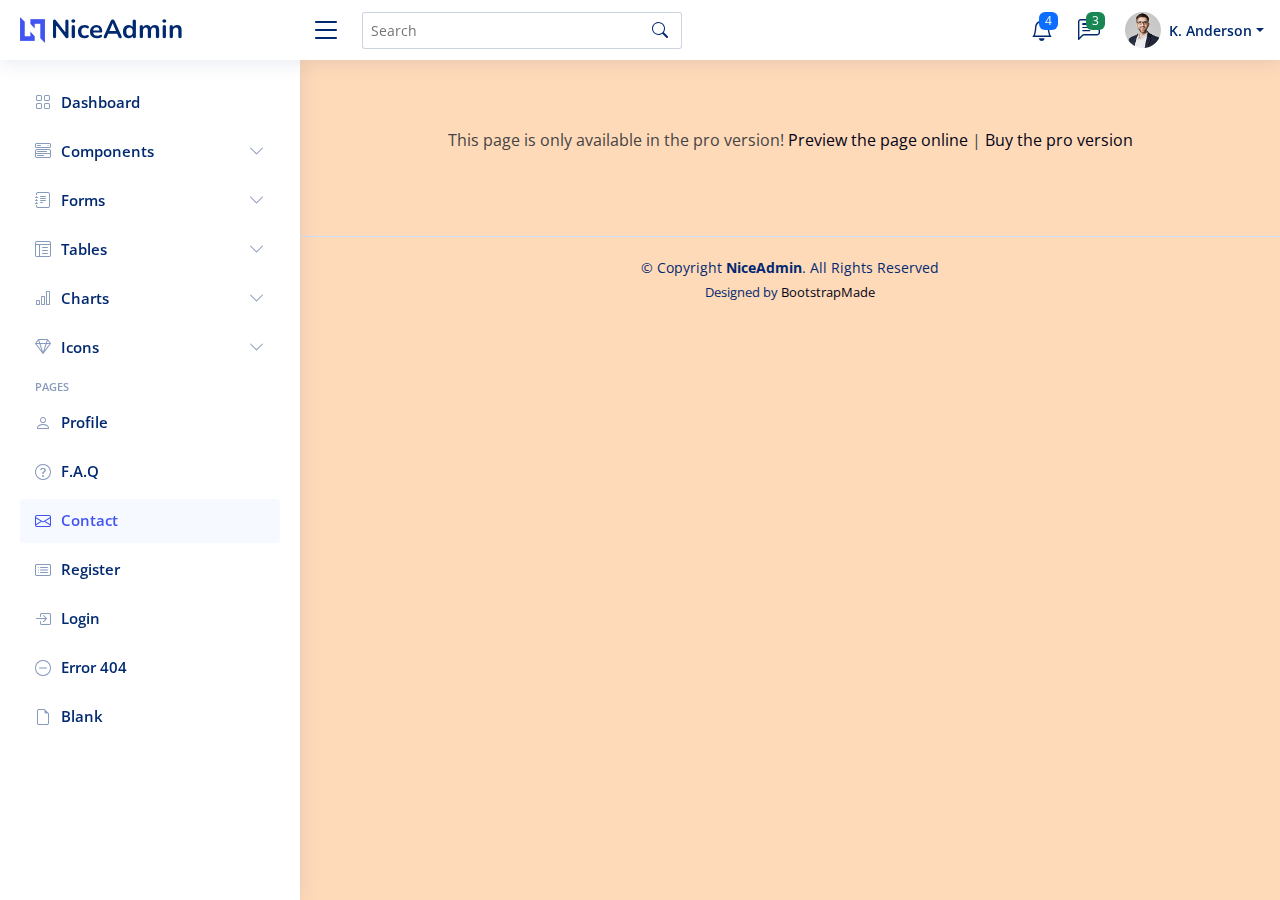
<file: mainpage/db/pages-contact.html>
<!DOCTYPE html>
<html lang="en">

<head>
  <meta charset="utf-8">
  <meta content="width=device-width, initial-scale=1.0" name="viewport">

  <title>Pages / Contact - NiceAdmin Bootstrap Template</title>
  <meta content="" name="description">
  <meta content="" name="keywords">

  <!-- Favicons -->
  <link href="assets/img/favicon.png" rel="icon">
  <link href="assets/img/apple-touch-icon.png" rel="apple-touch-icon">

  <!-- Google Fonts -->
  <link href="https://fonts.gstatic.com" rel="preconnect">
  <link href="https://fonts.googleapis.com/css?family=Open+Sans:300,300i,400,400i,600,600i,700,700i|Nunito:300,300i,400,400i,600,600i,700,700i|Poppins:300,300i,400,400i,500,500i,600,600i,700,700i" rel="stylesheet">

  <!-- Vendor CSS Files -->
  <link href="assets/vendor/bootstrap/css/bootstrap.min.css" rel="stylesheet">
  <link href="assets/vendor/bootstrap-icons/bootstrap-icons.css" rel="stylesheet">
  <link href="assets/vendor/boxicons/css/boxicons.min.css" rel="stylesheet">
  <link href="assets/vendor/quill/quill.snow.css" rel="stylesheet">
  <link href="assets/vendor/quill/quill.bubble.css" rel="stylesheet">
  <link href="assets/vendor/remixicon/remixicon.css" rel="stylesheet">
  <link href="assets/vendor/simple-datatables/style.css" rel="stylesheet">

  <!-- Template Main CSS File -->
  <link href="assets/css/style.css" rel="stylesheet">

  <!-- =======================================================
  * Template Name: NiceAdmin - v2.5.0
  * Template URL: https://bootstrapmade.com/nice-admin-bootstrap-admin-html-template/
  * Author: BootstrapMade.com
  * License: https://bootstrapmade.com/license/
  ======================================================== -->
</head>

<body>

  <!-- ======= Header ======= -->
  <header id="header" class="header fixed-top d-flex align-items-center">

    <div class="d-flex align-items-center justify-content-between">
      <a href="index.html" class="logo d-flex align-items-center">
        <img src="assets/img/logo.png" alt="">
        <span class="d-none d-lg-block">NiceAdmin</span>
      </a>
      <i class="bi bi-list toggle-sidebar-btn"></i>
    </div><!-- End Logo -->

    <div class="search-bar">
      <form class="search-form d-flex align-items-center" method="POST" action="#">
        <input type="text" name="query" placeholder="Search" title="Enter search keyword">
        <button type="submit" title="Search"><i class="bi bi-search"></i></button>
      </form>
    </div><!-- End Search Bar -->

    <nav class="header-nav ms-auto">
      <ul class="d-flex align-items-center">

        <li class="nav-item d-block d-lg-none">
          <a class="nav-link nav-icon search-bar-toggle " href="#">
            <i class="bi bi-search"></i>
          </a>
        </li><!-- End Search Icon-->

        <li class="nav-item dropdown">

          <a class="nav-link nav-icon" href="#" data-bs-toggle="dropdown">
            <i class="bi bi-bell"></i>
            <span class="badge bg-primary badge-number">4</span>
          </a><!-- End Notification Icon -->

          <ul class="dropdown-menu dropdown-menu-end dropdown-menu-arrow notifications">
            <li class="dropdown-header">
              You have 4 new notifications
              <a href="#"><span class="badge rounded-pill bg-primary p-2 ms-2">View all</span></a>
            </li>
            <li>
              <hr class="dropdown-divider">
            </li>

            <li class="notification-item">
              <i class="bi bi-exclamation-circle text-warning"></i>
              <div>
                <h4>Lorem Ipsum</h4>
                <p>Quae dolorem earum veritatis oditseno</p>
                <p>30 min. ago</p>
              </div>
            </li>

            <li>
              <hr class="dropdown-divider">
            </li>

            <li class="notification-item">
              <i class="bi bi-x-circle text-danger"></i>
              <div>
                <h4>Atque rerum nesciunt</h4>
                <p>Quae dolorem earum veritatis oditseno</p>
                <p>1 hr. ago</p>
              </div>
            </li>

            <li>
              <hr class="dropdown-divider">
            </li>

            <li class="notification-item">
              <i class="bi bi-check-circle text-success"></i>
              <div>
                <h4>Sit rerum fuga</h4>
                <p>Quae dolorem earum veritatis oditseno</p>
                <p>2 hrs. ago</p>
              </div>
            </li>

            <li>
              <hr class="dropdown-divider">
            </li>

            <li class="notification-item">
              <i class="bi bi-info-circle text-primary"></i>
              <div>
                <h4>Dicta reprehenderit</h4>
                <p>Quae dolorem earum veritatis oditseno</p>
                <p>4 hrs. ago</p>
              </div>
            </li>

            <li>
              <hr class="dropdown-divider">
            </li>
            <li class="dropdown-footer">
              <a href="#">Show all notifications</a>
            </li>

          </ul><!-- End Notification Dropdown Items -->

        </li><!-- End Notification Nav -->

        <li class="nav-item dropdown">

          <a class="nav-link nav-icon" href="#" data-bs-toggle="dropdown">
            <i class="bi bi-chat-left-text"></i>
            <span class="badge bg-success badge-number">3</span>
          </a><!-- End Messages Icon -->

          <ul class="dropdown-menu dropdown-menu-end dropdown-menu-arrow messages">
            <li class="dropdown-header">
              You have 3 new messages
              <a href="#"><span class="badge rounded-pill bg-primary p-2 ms-2">View all</span></a>
            </li>
            <li>
              <hr class="dropdown-divider">
            </li>

            <li class="message-item">
              <a href="#">
                <img src="assets/img/messages-1.jpg" alt="" class="rounded-circle">
                <div>
                  <h4>Maria Hudson</h4>
                  <p>Velit asperiores et ducimus soluta repudiandae labore officia est ut...</p>
                  <p>4 hrs. ago</p>
                </div>
              </a>
            </li>
            <li>
              <hr class="dropdown-divider">
            </li>

            <li class="message-item">
              <a href="#">
                <img src="assets/img/messages-2.jpg" alt="" class="rounded-circle">
                <div>
                  <h4>Anna Nelson</h4>
                  <p>Velit asperiores et ducimus soluta repudiandae labore officia est ut...</p>
                  <p>6 hrs. ago</p>
                </div>
              </a>
            </li>
            <li>
              <hr class="dropdown-divider">
            </li>

            <li class="message-item">
              <a href="#">
                <img src="assets/img/messages-3.jpg" alt="" class="rounded-circle">
                <div>
                  <h4>David Muldon</h4>
                  <p>Velit asperiores et ducimus soluta repudiandae labore officia est ut...</p>
                  <p>8 hrs. ago</p>
                </div>
              </a>
            </li>
            <li>
              <hr class="dropdown-divider">
            </li>

            <li class="dropdown-footer">
              <a href="#">Show all messages</a>
            </li>

          </ul><!-- End Messages Dropdown Items -->

        </li><!-- End Messages Nav -->

        <li class="nav-item dropdown pe-3">

          <a class="nav-link nav-profile d-flex align-items-center pe-0" href="#" data-bs-toggle="dropdown">
            <img src="assets/img/profile-img.jpg" alt="Profile" class="rounded-circle">
            <span class="d-none d-md-block dropdown-toggle ps-2">K. Anderson</span>
          </a><!-- End Profile Iamge Icon -->

          <ul class="dropdown-menu dropdown-menu-end dropdown-menu-arrow profile">
            <li class="dropdown-header">
              <h6>Kevin Anderson</h6>
              <span>Web Designer</span>
            </li>
            <li>
              <hr class="dropdown-divider">
            </li>

            <li>
              <a class="dropdown-item d-flex align-items-center" href="users-profile.html">
                <i class="bi bi-person"></i>
                <span>My Profile</span>
              </a>
            </li>
            <li>
              <hr class="dropdown-divider">
            </li>

            <li>
              <a class="dropdown-item d-flex align-items-center" href="users-profile.html">
                <i class="bi bi-gear"></i>
                <span>Account Settings</span>
              </a>
            </li>
            <li>
              <hr class="dropdown-divider">
            </li>

            <li>
              <a class="dropdown-item d-flex align-items-center" href="pages-faq.html">
                <i class="bi bi-question-circle"></i>
                <span>Need Help?</span>
              </a>
            </li>
            <li>
              <hr class="dropdown-divider">
            </li>

            <li>
              <a class="dropdown-item d-flex align-items-center" href="#">
                <i class="bi bi-box-arrow-right"></i>
                <span>Sign Out</span>
              </a>
            </li>

          </ul><!-- End Profile Dropdown Items -->
        </li><!-- End Profile Nav -->

      </ul>
    </nav><!-- End Icons Navigation -->

  </header><!-- End Header -->

  <!-- ======= Sidebar ======= -->
  <aside id="sidebar" class="sidebar">

    <ul class="sidebar-nav" id="sidebar-nav">

      <li class="nav-item">
        <a class="nav-link collapsed" href="index.html">
          <i class="bi bi-grid"></i>
          <span>Dashboard</span>
        </a>
      </li><!-- End Dashboard Nav -->

      <li class="nav-item">
        <a class="nav-link collapsed" data-bs-target="#components-nav" data-bs-toggle="collapse" href="#">
          <i class="bi bi-menu-button-wide"></i><span>Components</span><i class="bi bi-chevron-down ms-auto"></i>
        </a>
        <ul id="components-nav" class="nav-content collapse " data-bs-parent="#sidebar-nav">
          <li>
            <a href="components-alerts.html">
              <i class="bi bi-circle"></i><span>Alerts</span>
            </a>
          </li>
          <li>
            <a href="components-accordion.html">
              <i class="bi bi-circle"></i><span>Accordion</span>
            </a>
          </li>
          <li>
            <a href="components-badges.html">
              <i class="bi bi-circle"></i><span>Badges</span>
            </a>
          </li>
          <li>
            <a href="components-breadcrumbs.html">
              <i class="bi bi-circle"></i><span>Breadcrumbs</span>
            </a>
          </li>
          <li>
            <a href="components-buttons.html">
              <i class="bi bi-circle"></i><span>Buttons</span>
            </a>
          </li>
          <li>
            <a href="components-cards.html">
              <i class="bi bi-circle"></i><span>Cards</span>
            </a>
          </li>
          <li>
            <a href="components-carousel.html">
              <i class="bi bi-circle"></i><span>Carousel</span>
            </a>
          </li>
          <li>
            <a href="components-list-group.html">
              <i class="bi bi-circle"></i><span>List group</span>
            </a>
          </li>
          <li>
            <a href="components-modal.html">
              <i class="bi bi-circle"></i><span>Modal</span>
            </a>
          </li>
          <li>
            <a href="components-tabs.html">
              <i class="bi bi-circle"></i><span>Tabs</span>
            </a>
          </li>
          <li>
            <a href="components-pagination.html">
              <i class="bi bi-circle"></i><span>Pagination</span>
            </a>
          </li>
          <li>
            <a href="components-progress.html">
              <i class="bi bi-circle"></i><span>Progress</span>
            </a>
          </li>
          <li>
            <a href="components-spinners.html">
              <i class="bi bi-circle"></i><span>Spinners</span>
            </a>
          </li>
          <li>
            <a href="components-tooltips.html">
              <i class="bi bi-circle"></i><span>Tooltips</span>
            </a>
          </li>
        </ul>
      </li><!-- End Components Nav -->

      <li class="nav-item">
        <a class="nav-link collapsed" data-bs-target="#forms-nav" data-bs-toggle="collapse" href="#">
          <i class="bi bi-journal-text"></i><span>Forms</span><i class="bi bi-chevron-down ms-auto"></i>
        </a>
        <ul id="forms-nav" class="nav-content collapse " data-bs-parent="#sidebar-nav">
          <li>
            <a href="forms-elements.html">
              <i class="bi bi-circle"></i><span>Form Elements</span>
            </a>
          </li>
          <li>
            <a href="forms-layouts.html">
              <i class="bi bi-circle"></i><span>Form Layouts</span>
            </a>
          </li>
          <li>
            <a href="forms-editors.html">
              <i class="bi bi-circle"></i><span>Form Editors</span>
            </a>
          </li>
          <li>
            <a href="forms-validation.html">
              <i class="bi bi-circle"></i><span>Form Validation</span>
            </a>
          </li>
        </ul>
      </li><!-- End Forms Nav -->

      <li class="nav-item">
        <a class="nav-link collapsed" data-bs-target="#tables-nav" data-bs-toggle="collapse" href="#">
          <i class="bi bi-layout-text-window-reverse"></i><span>Tables</span><i class="bi bi-chevron-down ms-auto"></i>
        </a>
        <ul id="tables-nav" class="nav-content collapse " data-bs-parent="#sidebar-nav">
          <li>
            <a href="tables-general.html">
              <i class="bi bi-circle"></i><span>General Tables</span>
            </a>
          </li>
          <li>
            <a href="tables-data.html">
              <i class="bi bi-circle"></i><span>Data Tables</span>
            </a>
          </li>
        </ul>
      </li><!-- End Tables Nav -->

      <li class="nav-item">
        <a class="nav-link collapsed" data-bs-target="#charts-nav" data-bs-toggle="collapse" href="#">
          <i class="bi bi-bar-chart"></i><span>Charts</span><i class="bi bi-chevron-down ms-auto"></i>
        </a>
        <ul id="charts-nav" class="nav-content collapse " data-bs-parent="#sidebar-nav">
          <li>
            <a href="charts-chartjs.html">
              <i class="bi bi-circle"></i><span>Chart.js</span>
            </a>
          </li>
          <li>
            <a href="charts-apexcharts.html">
              <i class="bi bi-circle"></i><span>ApexCharts</span>
            </a>
          </li>
          <li>
            <a href="charts-echarts.html">
              <i class="bi bi-circle"></i><span>ECharts</span>
            </a>
          </li>
        </ul>
      </li><!-- End Charts Nav -->

      <li class="nav-item">
        <a class="nav-link collapsed" data-bs-target="#icons-nav" data-bs-toggle="collapse" href="#">
          <i class="bi bi-gem"></i><span>Icons</span><i class="bi bi-chevron-down ms-auto"></i>
        </a>
        <ul id="icons-nav" class="nav-content collapse " data-bs-parent="#sidebar-nav">
          <li>
            <a href="icons-bootstrap.html">
              <i class="bi bi-circle"></i><span>Bootstrap Icons</span>
            </a>
          </li>
          <li>
            <a href="icons-remix.html">
              <i class="bi bi-circle"></i><span>Remix Icons</span>
            </a>
          </li>
          <li>
            <a href="icons-boxicons.html">
              <i class="bi bi-circle"></i><span>Boxicons</span>
            </a>
          </li>
        </ul>
      </li><!-- End Icons Nav -->

      <li class="nav-heading">Pages</li>

      <li class="nav-item">
        <a class="nav-link collapsed" href="users-profile.html">
          <i class="bi bi-person"></i>
          <span>Profile</span>
        </a>
      </li><!-- End Profile Page Nav -->

      <li class="nav-item">
        <a class="nav-link collapsed" href="pages-faq.html">
          <i class="bi bi-question-circle"></i>
          <span>F.A.Q</span>
        </a>
      </li><!-- End F.A.Q Page Nav -->

      <li class="nav-item">
        <a class="nav-link " href="pages-contact.html">
          <i class="bi bi-envelope"></i>
          <span>Contact</span>
        </a>
      </li><!-- End Contact Page Nav -->

      <li class="nav-item">
        <a class="nav-link collapsed" href="pages-register.html">
          <i class="bi bi-card-list"></i>
          <span>Register</span>
        </a>
      </li><!-- End Register Page Nav -->

      <li class="nav-item">
        <a class="nav-link collapsed" href="pages-login.html">
          <i class="bi bi-box-arrow-in-right"></i>
          <span>Login</span>
        </a>
      </li><!-- End Login Page Nav -->

      <li class="nav-item">
        <a class="nav-link collapsed" href="pages-error-404.html">
          <i class="bi bi-dash-circle"></i>
          <span>Error 404</span>
        </a>
      </li><!-- End Error 404 Page Nav -->

      <li class="nav-item">
        <a class="nav-link collapsed" href="pages-blank.html">
          <i class="bi bi-file-earmark"></i>
          <span>Blank</span>
        </a>
      </li><!-- End Blank Page Nav -->

    </ul>

  </aside><!-- End Sidebar-->

  <main id="main" class="main">
    <p class="text-center p-5">
      This page is only available in the pro version! <a href="https://bootstrapmade.com/demo/templates/NiceAdmin/pages-contact.html" target="_blank">Preview the page online</a> | <a href="https://bootstrapmade.com/nice-admin-bootstrap-admin-html-template/#download" target="_blank">Buy the pro version</a>
    </p>
  </main><!-- End #main -->

  <!-- ======= Footer ======= -->
  <footer id="footer" class="footer">
    <div class="copyright">
      &copy; Copyright <strong><span>NiceAdmin</span></strong>. All Rights Reserved
    </div>
    <div class="credits">
      <!-- All the links in the footer should remain intact. -->
      <!-- You can delete the links only if you purchased the pro version. -->
      <!-- Licensing information: https://bootstrapmade.com/license/ -->
      <!-- Purchase the pro version with working PHP/AJAX contact form: https://bootstrapmade.com/nice-admin-bootstrap-admin-html-template/ -->
      Designed by <a href="https://bootstrapmade.com/">BootstrapMade</a>
    </div>
  </footer><!-- End Footer -->

  <a href="#" class="back-to-top d-flex align-items-center justify-content-center"><i class="bi bi-arrow-up-short"></i></a>

  <!-- Vendor JS Files -->
  <script src="assets/vendor/apexcharts/apexcharts.min.js"></script>
  <script src="assets/vendor/bootstrap/js/bootstrap.bundle.min.js"></script>
  <script src="assets/vendor/chart.js/chart.umd.js"></script>
  <script src="assets/vendor/echarts/echarts.min.js"></script>
  <script src="assets/vendor/quill/quill.min.js"></script>
  <script src="assets/vendor/simple-datatables/simple-datatables.js"></script>
  <script src="assets/vendor/tinymce/tinymce.min.js"></script>
  <script src="assets/vendor/php-email-form/validate.js"></script>

  <!-- Template Main JS File -->
  <script src="assets/js/main.js"></script>

</body>

</html>
</file>
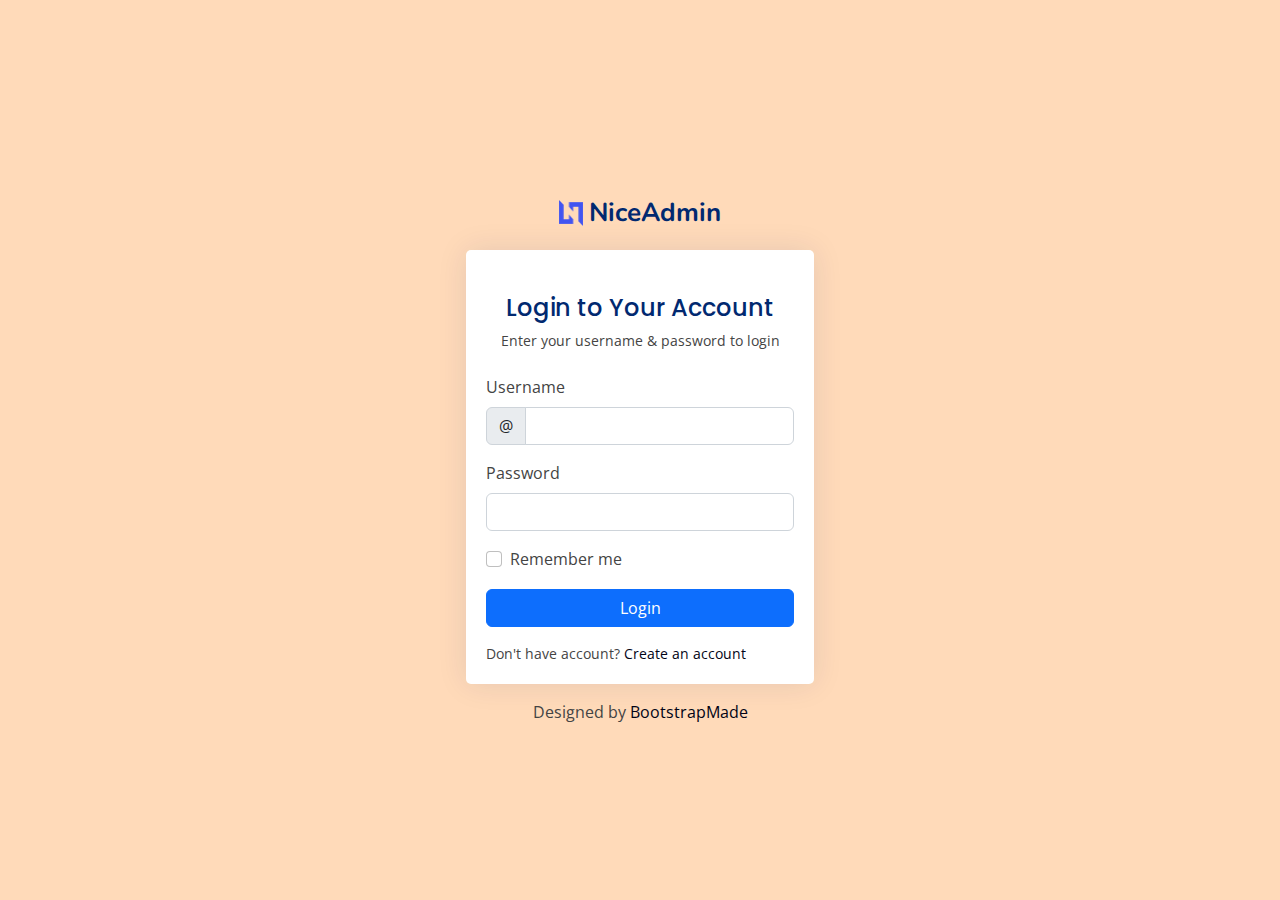
<file: mainpage/db/pages-login.html>
<!DOCTYPE html>
<html lang="en">

<head>
  <meta charset="utf-8">
  <meta content="width=device-width, initial-scale=1.0" name="viewport">

  <title>Pages / Login - NiceAdmin Bootstrap Template</title>
  <meta content="" name="description">
  <meta content="" name="keywords">

  <!-- Favicons -->
  <link href="assets/img/favicon.png" rel="icon">
  <link href="assets/img/apple-touch-icon.png" rel="apple-touch-icon">

  <!-- Google Fonts -->
  <link href="https://fonts.gstatic.com" rel="preconnect">
  <link href="https://fonts.googleapis.com/css?family=Open+Sans:300,300i,400,400i,600,600i,700,700i|Nunito:300,300i,400,400i,600,600i,700,700i|Poppins:300,300i,400,400i,500,500i,600,600i,700,700i" rel="stylesheet">

  <!-- Vendor CSS Files -->
  <link href="assets/vendor/bootstrap/css/bootstrap.min.css" rel="stylesheet">
  <link href="assets/vendor/bootstrap-icons/bootstrap-icons.css" rel="stylesheet">
  <link href="assets/vendor/boxicons/css/boxicons.min.css" rel="stylesheet">
  <link href="assets/vendor/quill/quill.snow.css" rel="stylesheet">
  <link href="assets/vendor/quill/quill.bubble.css" rel="stylesheet">
  <link href="assets/vendor/remixicon/remixicon.css" rel="stylesheet">
  <link href="assets/vendor/simple-datatables/style.css" rel="stylesheet">

  <!-- Template Main CSS File -->
  <link href="assets/css/style.css" rel="stylesheet">

  <!-- =======================================================
  * Template Name: NiceAdmin - v2.5.0
  * Template URL: https://bootstrapmade.com/nice-admin-bootstrap-admin-html-template/
  * Author: BootstrapMade.com
  * License: https://bootstrapmade.com/license/
  ======================================================== -->
</head>

<body>

  <main>
    <div class="container">

      <section class="section register min-vh-100 d-flex flex-column align-items-center justify-content-center py-4">
        <div class="container">
          <div class="row justify-content-center">
            <div class="col-lg-4 col-md-6 d-flex flex-column align-items-center justify-content-center">

              <div class="d-flex justify-content-center py-4">
                <a href="index.html" class="logo d-flex align-items-center w-auto">
                  <img src="assets/img/logo.png" alt="">
                  <span class="d-none d-lg-block">NiceAdmin</span>
                </a>
              </div><!-- End Logo -->

              <div class="card mb-3">

                <div class="card-body">

                  <div class="pt-4 pb-2">
                    <h5 class="card-title text-center pb-0 fs-4">Login to Your Account</h5>
                    <p class="text-center small">Enter your username & password to login</p>
                  </div>

                  <form class="row g-3 needs-validation" novalidate>

                    <div class="col-12">
                      <label for="yourUsername" class="form-label">Username</label>
                      <div class="input-group has-validation">
                        <span class="input-group-text" id="inputGroupPrepend">@</span>
                        <input type="text" name="username" class="form-control" id="yourUsername" required>
                        <div class="invalid-feedback">Please enter your username.</div>
                      </div>
                    </div>

                    <div class="col-12">
                      <label for="yourPassword" class="form-label">Password</label>
                      <input type="password" name="password" class="form-control" id="yourPassword" required>
                      <div class="invalid-feedback">Please enter your password!</div>
                    </div>

                    <div class="col-12">
                      <div class="form-check">
                        <input class="form-check-input" type="checkbox" name="remember" value="true" id="rememberMe">
                        <label class="form-check-label" for="rememberMe">Remember me</label>
                      </div>
                    </div>
                    <div class="col-12">
                      <button class="btn btn-primary w-100" type="submit">Login</button>
                    </div>
                    <div class="col-12">
                      <p class="small mb-0">Don't have account? <a href="pages-register.html">Create an account</a></p>
                    </div>
                  </form>

                </div>
              </div>

              <div class="credits">
                <!-- All the links in the footer should remain intact. -->
                <!-- You can delete the links only if you purchased the pro version. -->
                <!-- Licensing information: https://bootstrapmade.com/license/ -->
                <!-- Purchase the pro version with working PHP/AJAX contact form: https://bootstrapmade.com/nice-admin-bootstrap-admin-html-template/ -->
                Designed by <a href="https://bootstrapmade.com/">BootstrapMade</a>
              </div>

            </div>
          </div>
        </div>

      </section>

    </div>
  </main><!-- End #main -->

  <a href="#" class="back-to-top d-flex align-items-center justify-content-center"><i class="bi bi-arrow-up-short"></i></a>

  <!-- Vendor JS Files -->
  <script src="assets/vendor/apexcharts/apexcharts.min.js"></script>
  <script src="assets/vendor/bootstrap/js/bootstrap.bundle.min.js"></script>
  <script src="assets/vendor/chart.js/chart.umd.js"></script>
  <script src="assets/vendor/echarts/echarts.min.js"></script>
  <script src="assets/vendor/quill/quill.min.js"></script>
  <script src="assets/vendor/simple-datatables/simple-datatables.js"></script>
  <script src="assets/vendor/tinymce/tinymce.min.js"></script>
  <script src="assets/vendor/php-email-form/validate.js"></script>

  <!-- Template Main JS File -->
  <script src="assets/js/main.js"></script>

</body>

</html>
</file>
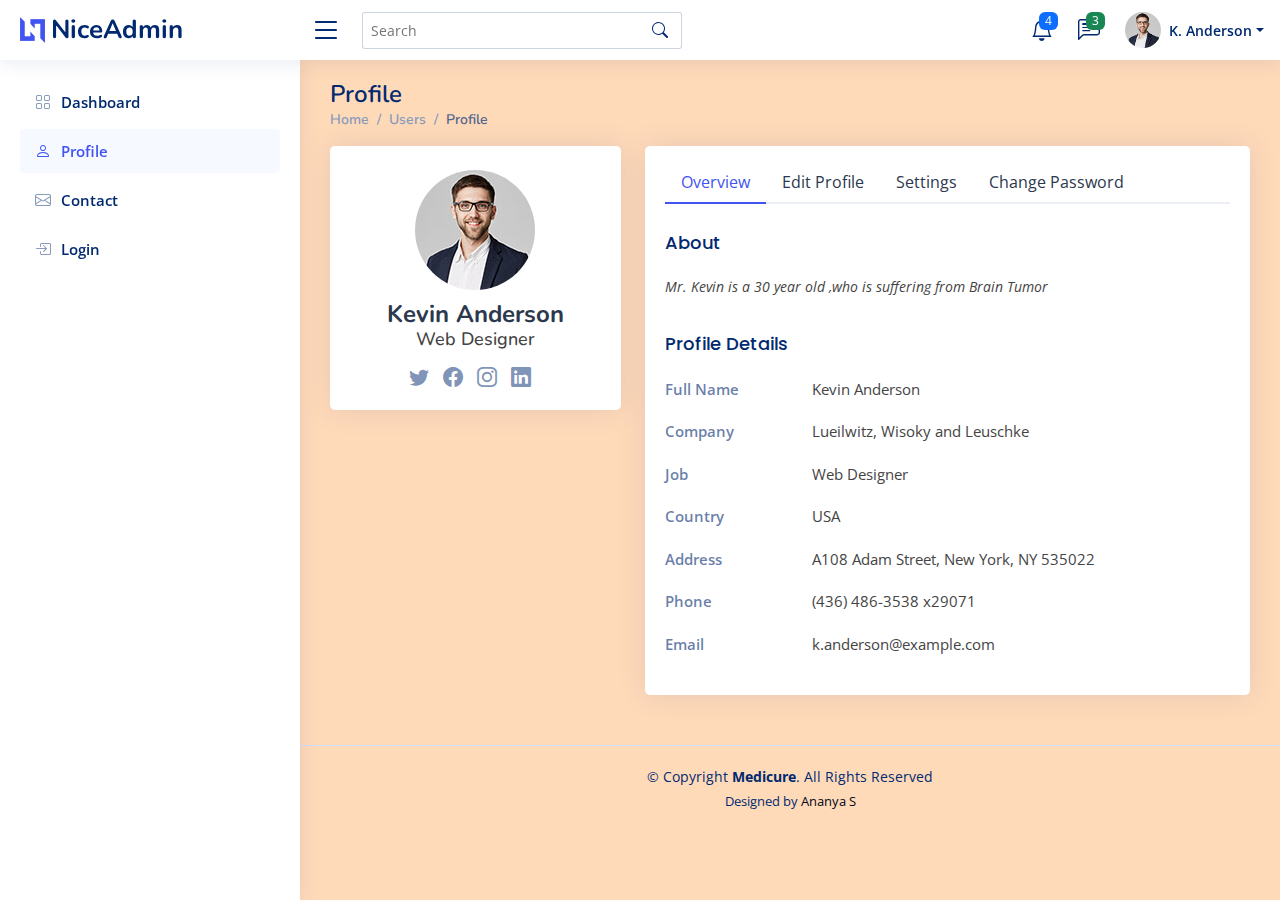
<file: mainpage/db/users-profile.html>
<!DOCTYPE html>
<html lang="en">

<head>
  <meta charset="utf-8">
  <meta content="width=device-width, initial-scale=1.0" name="viewport">

  <title>Users / Profile - NiceAdmin Bootstrap Template</title>
  <meta content="" name="description">
  <meta content="" name="keywords">

  <!-- Favicons -->
  <link href="assets/img/favicon.png" rel="icon">
  <link href="assets/img/apple-touch-icon.png" rel="apple-touch-icon">

  <!-- Google Fonts -->
  <link href="https://fonts.gstatic.com" rel="preconnect">
  <link href="https://fonts.googleapis.com/css?family=Open+Sans:300,300i,400,400i,600,600i,700,700i|Nunito:300,300i,400,400i,600,600i,700,700i|Poppins:300,300i,400,400i,500,500i,600,600i,700,700i" rel="stylesheet">

  <!-- Vendor CSS Files -->
  <link href="assets/vendor/bootstrap/css/bootstrap.min.css" rel="stylesheet">
  <link href="assets/vendor/bootstrap-icons/bootstrap-icons.css" rel="stylesheet">
  <link href="assets/vendor/boxicons/css/boxicons.min.css" rel="stylesheet">
  <link href="assets/vendor/quill/quill.snow.css" rel="stylesheet">
  <link href="assets/vendor/quill/quill.bubble.css" rel="stylesheet">
  <link href="assets/vendor/remixicon/remixicon.css" rel="stylesheet">
  <link href="assets/vendor/simple-datatables/style.css" rel="stylesheet">

  <!-- Template Main CSS File -->
  <link href="assets/css/style.css" rel="stylesheet">

  <!-- =======================================================
  * Template Name: NiceAdmin - v2.5.0
  * Template URL: https://bootstrapmade.com/nice-admin-bootstrap-admin-html-template/
  * Author: BootstrapMade.com
  * License: https://bootstrapmade.com/license/
  ======================================================== -->
</head>

<body>

  <!-- ======= Header ======= -->
  <header id="header" class="header fixed-top d-flex align-items-center">

    <div class="d-flex align-items-center justify-content-between">
      <a href="index.html" class="logo d-flex align-items-center">
        <img src="assets/img/logo.png" alt="">
        <span class="d-none d-lg-block">NiceAdmin</span>
      </a>
      <i class="bi bi-list toggle-sidebar-btn"></i>
    </div><!-- End Logo -->

    <div class="search-bar">
      <form class="search-form d-flex align-items-center" method="POST" action="#">
        <input type="text" name="query" placeholder="Search" title="Enter search keyword">
        <button type="submit" title="Search"><i class="bi bi-search"></i></button>
      </form>
    </div><!-- End Search Bar -->

    <nav class="header-nav ms-auto">
      <ul class="d-flex align-items-center">

        <li class="nav-item d-block d-lg-none">
          <a class="nav-link nav-icon search-bar-toggle " href="#">
            <i class="bi bi-search"></i>
          </a>
        </li><!-- End Search Icon-->

        <li class="nav-item dropdown">

          <a class="nav-link nav-icon" href="#" data-bs-toggle="dropdown">
            <i class="bi bi-bell"></i>
            <span class="badge bg-primary badge-number">4</span>
          </a><!-- End Notification Icon -->

          <ul class="dropdown-menu dropdown-menu-end dropdown-menu-arrow notifications">
            <li class="dropdown-header">
              You have 4 new notifications
              <a href="#"><span class="badge rounded-pill bg-primary p-2 ms-2">View all</span></a>
            </li>
            <li>
              <hr class="dropdown-divider">
            </li>

            <li class="notification-item">
              <i class="bi bi-exclamation-circle text-warning"></i>
              <div>
                <h4>Lorem Ipsum</h4>
                <p>Quae dolorem earum veritatis oditseno</p>
                <p>30 min. ago</p>
              </div>
            </li>

            <li>
              <hr class="dropdown-divider">
            </li>

            <li class="notification-item">
              <i class="bi bi-x-circle text-danger"></i>
              <div>
                <h4>Atque rerum nesciunt</h4>
                <p>Quae dolorem earum veritatis oditseno</p>
                <p>1 hr. ago</p>
              </div>
            </li>

            <li>
              <hr class="dropdown-divider">
            </li>

            <li class="notification-item">
              <i class="bi bi-check-circle text-success"></i>
              <div>
                <h4>Sit rerum fuga</h4>
                <p>Quae dolorem earum veritatis oditseno</p>
                <p>2 hrs. ago</p>
              </div>
            </li>

            <li>
              <hr class="dropdown-divider">
            </li>

            <li class="notification-item">
              <i class="bi bi-info-circle text-primary"></i>
              <div>
                <h4>Dicta reprehenderit</h4>
                <p>Quae dolorem earum veritatis oditseno</p>
                <p>4 hrs. ago</p>
              </div>
            </li>

            <li>
              <hr class="dropdown-divider">
            </li>
            <li class="dropdown-footer">
              <a href="#">Show all notifications</a>
            </li>

          </ul><!-- End Notification Dropdown Items -->

        </li><!-- End Notification Nav -->

        <li class="nav-item dropdown">

          <a class="nav-link nav-icon" href="#" data-bs-toggle="dropdown">
            <i class="bi bi-chat-left-text"></i>
            <span class="badge bg-success badge-number">3</span>
          </a><!-- End Messages Icon -->

          <ul class="dropdown-menu dropdown-menu-end dropdown-menu-arrow messages">
            <li class="dropdown-header">
              You have 3 new messages
              <a href="#"><span class="badge rounded-pill bg-primary p-2 ms-2">View all</span></a>
            </li>
            <li>
              <hr class="dropdown-divider">
            </li>

            <li class="message-item">
              <a href="#">
                <img src="assets/img/messages-1.jpg" alt="" class="rounded-circle">
                <div>
                  <h4>Maria Hudson</h4>
                  <p>Velit asperiores et ducimus soluta repudiandae labore officia est ut...</p>
                  <p>4 hrs. ago</p>
                </div>
              </a>
            </li>
            <li>
              <hr class="dropdown-divider">
            </li>

            <li class="message-item">
              <a href="#">
                <img src="assets/img/messages-2.jpg" alt="" class="rounded-circle">
                <div>
                  <h4>Anna Nelson</h4>
                  <p>Velit asperiores et ducimus soluta repudiandae labore officia est ut...</p>
                  <p>6 hrs. ago</p>
                </div>
              </a>
            </li>
            <li>
              <hr class="dropdown-divider">
            </li>

            <li class="message-item">
              <a href="#">
                <img src="assets/img/messages-3.jpg" alt="" class="rounded-circle">
                <div>
                  <h4>David Muldon</h4>
                  <p>Velit asperiores et ducimus soluta repudiandae labore officia est ut...</p>
                  <p>8 hrs. ago</p>
                </div>
              </a>
            </li>
            <li>
              <hr class="dropdown-divider">
            </li>

            <li class="dropdown-footer">
              <a href="#">Show all messages</a>
            </li>

          </ul><!-- End Messages Dropdown Items -->

        </li><!-- End Messages Nav -->

        <li class="nav-item dropdown pe-3">

          <a class="nav-link nav-profile d-flex align-items-center pe-0" href="#" data-bs-toggle="dropdown">
            <img src="assets/img/profile-img.jpg" alt="Profile" class="rounded-circle">
            <span class="d-none d-md-block dropdown-toggle ps-2">K. Anderson</span>
          </a><!-- End Profile Iamge Icon -->

          <ul class="dropdown-menu dropdown-menu-end dropdown-menu-arrow profile">
            <li class="dropdown-header">
              <h6>Kevin Anderson</h6>
              <span>Web Designer</span>
            </li>
            <li>
              <hr class="dropdown-divider">
            </li>

            <li>
              <a class="dropdown-item d-flex align-items-center" href="users-profile.html">
                <i class="bi bi-person"></i>
                <span>My Profile</span>
              </a>
            </li>
            <li>
              <hr class="dropdown-divider">
            </li>

            <li>
              <a class="dropdown-item d-flex align-items-center" href="users-profile.html">
                <i class="bi bi-gear"></i>
                <span>Account Settings</span>
              </a>
            </li>
            <li>
              <hr class="dropdown-divider">
            </li>

            <li>
              <a class="dropdown-item d-flex align-items-center" href="pages-faq.html">
                <i class="bi bi-question-circle"></i>
                <span>Need Help?</span>
              </a>
            </li>
            <li>
              <hr class="dropdown-divider">
            </li>

            <li>
              <a class="dropdown-item d-flex align-items-center" href="#">
                <i class="bi bi-box-arrow-right"></i>
                <span>Sign Out</span>
              </a>
            </li>

          </ul><!-- End Profile Dropdown Items -->
        </li><!-- End Profile Nav -->

      </ul>
    </nav><!-- End Icons Navigation -->

  </header><!-- End Header -->

  <!-- ======= Sidebar ======= -->
  <aside id="sidebar" class="sidebar">

    <ul class="sidebar-nav" id="sidebar-nav">

      <li class="nav-item">
        <a class="nav-link collapsed" href="index.html">
          <i class="bi bi-grid"></i>
          <span>Dashboard</span>
        </a>
      </li><!-- End Dashboard Nav 

      <li class="nav-item">
        <a class="nav-link collapsed" data-bs-target="#components-nav" data-bs-toggle="collapse" href="#">
          <i class="bi bi-menu-button-wide"></i><span>Components</span><i class="bi bi-chevron-down ms-auto"></i>
        </a>
        <ul id="components-nav" class="nav-content collapse " data-bs-parent="#sidebar-nav">
          <li>
            <a href="components-alerts.html">
              <i class="bi bi-circle"></i><span>Alerts</span>
            </a>
          </li>
          <li>
            <a href="components-accordion.html">
              <i class="bi bi-circle"></i><span>Accordion</span>
            </a>
          </li>
          <li>
            <a href="components-badges.html">
              <i class="bi bi-circle"></i><span>Badges</span>
            </a>
          </li>
          <li>
            <a href="components-breadcrumbs.html">
              <i class="bi bi-circle"></i><span>Breadcrumbs</span>
            </a>
          </li>
          <li>
            <a href="components-buttons.html">
              <i class="bi bi-circle"></i><span>Buttons</span>
            </a>
          </li>
          <li>
            <a href="components-cards.html">
              <i class="bi bi-circle"></i><span>Cards</span>
            </a>
          </li>
          <li>
            <a href="components-carousel.html">
              <i class="bi bi-circle"></i><span>Carousel</span>
            </a>
          </li>
          <li>
            <a href="components-list-group.html">
              <i class="bi bi-circle"></i><span>List group</span>
            </a>
          </li>
          <li>
            <a href="components-modal.html">
              <i class="bi bi-circle"></i><span>Modal</span>
            </a>
          </li>
          <li>
            <a href="components-tabs.html">
              <i class="bi bi-circle"></i><span>Tabs</span>
            </a>
          </li>
          <li>
            <a href="components-pagination.html">
              <i class="bi bi-circle"></i><span>Pagination</span>
            </a>
          </li>
          <li>
            <a href="components-progress.html">
              <i class="bi bi-circle"></i><span>Progress</span>
            </a>
          </li>
          <li>
            <a href="components-spinners.html">
              <i class="bi bi-circle"></i><span>Spinners</span>
            </a>
          </li>
          <li>
            <a href="components-tooltips.html">
              <i class="bi bi-circle"></i><span>Tooltips</span>
            </a>
          </li>
        </ul>
      </li><!-- End Components Nav 

      <li class="nav-item">
        <a class="nav-link collapsed" data-bs-target="#forms-nav" data-bs-toggle="collapse" href="#">
          <i class="bi bi-journal-text"></i><span>Forms</span><i class="bi bi-chevron-down ms-auto"></i>
        </a>
        <ul id="forms-nav" class="nav-content collapse " data-bs-parent="#sidebar-nav">
          <li>
            <a href="forms-elements.html">
              <i class="bi bi-circle"></i><span>Form Elements</span>
            </a>
          </li>
          <li>
            <a href="forms-layouts.html">
              <i class="bi bi-circle"></i><span>Form Layouts</span>
            </a>
          </li>
          <li>
            <a href="forms-editors.html">
              <i class="bi bi-circle"></i><span>Form Editors</span>
            </a>
          </li>
          <li>
            <a href="forms-validation.html">
              <i class="bi bi-circle"></i><span>Form Validation</span>
            </a>
          </li>
        </ul>
      </li><!-- End Forms Nav 

      <li class="nav-item">
        <a class="nav-link collapsed" data-bs-target="#tables-nav" data-bs-toggle="collapse" href="#">
          <i class="bi bi-layout-text-window-reverse"></i><span>Tables</span><i class="bi bi-chevron-down ms-auto"></i>
        </a>
        <ul id="tables-nav" class="nav-content collapse " data-bs-parent="#sidebar-nav">
          <li>
            <a href="tables-general.html">
              <i class="bi bi-circle"></i><span>General Tables</span>
            </a>
          </li>
          <li>
            <a href="tables-data.html">
              <i class="bi bi-circle"></i><span>Data Tables</span>
            </a>
          </li>
        </ul>
      </li><!-- End Tables Nav 

      <li class="nav-item">
        <a class="nav-link collapsed" data-bs-target="#charts-nav" data-bs-toggle="collapse" href="#">
          <i class="bi bi-bar-chart"></i><span>Charts</span><i class="bi bi-chevron-down ms-auto"></i>
        </a>
        <ul id="charts-nav" class="nav-content collapse " data-bs-parent="#sidebar-nav">
          <li>
            <a href="charts-chartjs.html">
              <i class="bi bi-circle"></i><span>Chart.js</span>
            </a>
          </li>
          <li>
            <a href="charts-apexcharts.html">
              <i class="bi bi-circle"></i><span>ApexCharts</span>
            </a>
          </li>
          <li>
            <a href="charts-echarts.html">
              <i class="bi bi-circle"></i><span>ECharts</span>
            </a>
          </li>
        </ul>
      </li><!-- End Charts Nav -

      <li class="nav-item">
        <a class="nav-link collapsed" data-bs-target="#icons-nav" data-bs-toggle="collapse" href="#">
          <i class="bi bi-gem"></i><span>Icons</span><i class="bi bi-chevron-down ms-auto"></i>
        </a>
        <ul id="icons-nav" class="nav-content collapse " data-bs-parent="#sidebar-nav">
          <li>
            <a href="icons-bootstrap.html">
              <i class="bi bi-circle"></i><span>Bootstrap Icons</span>
            </a>
          </li>
          <li>
            <a href="icons-remix.html">
              <i class="bi bi-circle"></i><span>Remix Icons</span>
            </a>
          </li>
          <li>
            <a href="icons-boxicons.html">
              <i class="bi bi-circle"></i><span>Boxicons</span>
            </a>
          </li>
        </ul>
      </li><!-- End Icons Nav 

      <li class="nav-heading">Pages</li>-->

      <li class="nav-item">
        <a class="nav-link " href="users-profile.html">
          <i class="bi bi-person"></i>
          <span>Profile</span>
        </a>
      </li><!-- End Profile Page Nav -

      <li class="nav-item">
        <a class="nav-link collapsed" href="pages-faq.html">
          <i class="bi bi-question-circle"></i>
          <span>F.A.Q</span>
        </a>
      </li><!-- End F.A.Q Page Nav -->

      <li class="nav-item">
        <a class="nav-link collapsed" href="pages-contact.html">
          <i class="bi bi-envelope"></i>
          <span>Contact</span>
        </a>
      </li><!-- End Contact Page Nav -

      <li class="nav-item">
        <a class="nav-link collapsed" href="pages-register.html">
          <i class="bi bi-card-list"></i>
          <span>Register</span>
        </a>
      </li><!-- End Register Page Nav -->

      <li class="nav-item">
        <a class="nav-link collapsed" href="pages-login.html">
          <i class="bi bi-box-arrow-in-right"></i>
          <span>Login</span>
        </a>
      </li><!-- End Login Page Nav --

      <li class="nav-item">
        <a class="nav-link collapsed" href="pages-error-404.html">
          <i class="bi bi-dash-circle"></i>
          <span>Error 404</span>
        </a>
      </li><!-- End Error 404 Page Nav --

      <li class="nav-item">
        <a class="nav-link collapsed" href="pages-blank.html">
          <i class="bi bi-file-earmark"></i>
          <span>Blank</span>
        </a>
      </li><!-- End Blank Page Nav -->

    </ul>

  </aside><!-- End Sidebar-->

  <main id="main" class="main">

    <div class="pagetitle">
      <h1>Profile</h1>
      <nav>
        <ol class="breadcrumb">
          <li class="breadcrumb-item"><a href="index.html">Home</a></li>
          <li class="breadcrumb-item">Users</li>
          <li class="breadcrumb-item active">Profile</li>
        </ol>
      </nav>
    </div><!-- End Page Title -->

    <section class="section profile">
      <div class="row">
        <div class="col-xl-4">

          <div class="card">
            <div class="card-body profile-card pt-4 d-flex flex-column align-items-center">

              <img src="assets/img/profile-img.jpg" alt="Profile" class="rounded-circle">
              <h2>Kevin Anderson</h2>
              <h3>Web Designer</h3>
              <div class="social-links mt-2">
                <a href="#" class="twitter"><i class="bi bi-twitter"></i></a>
                <a href="#" class="facebook"><i class="bi bi-facebook"></i></a>
                <a href="#" class="instagram"><i class="bi bi-instagram"></i></a>
                <a href="#" class="linkedin"><i class="bi bi-linkedin"></i></a>
              </div>
            </div>
          </div>

        </div>

        <div class="col-xl-8">

          <div class="card">
            <div class="card-body pt-3">
              <!-- Bordered Tabs -->
              <ul class="nav nav-tabs nav-tabs-bordered">

                <li class="nav-item">
                  <button class="nav-link active" data-bs-toggle="tab" data-bs-target="#profile-overview">Overview</button>
                </li>

                <li class="nav-item">
                  <button class="nav-link" data-bs-toggle="tab" data-bs-target="#profile-edit">Edit Profile</button>
                </li>

                <li class="nav-item">
                  <button class="nav-link" data-bs-toggle="tab" data-bs-target="#profile-settings">Settings</button>
                </li>

                <li class="nav-item">
                  <button class="nav-link" data-bs-toggle="tab" data-bs-target="#profile-change-password">Change Password</button>
                </li>

              </ul>
              <div class="tab-content pt-2">

                <div class="tab-pane fade show active profile-overview" id="profile-overview">
                  <h5 class="card-title">About</h5>
                  <p class="small fst-italic">Mr. Kevin is a 30 year old ,who is suffering from Brain Tumor</p>
                  <h5 class="card-title">Profile Details</h5>

                  <div class="row">
                    <div class="col-lg-3 col-md-4 label ">Full Name</div>
                    <div class="col-lg-9 col-md-8">Kevin Anderson</div>
                  </div>

                  <div class="row">
                    <div class="col-lg-3 col-md-4 label">Company</div>
                    <div class="col-lg-9 col-md-8">Lueilwitz, Wisoky and Leuschke</div>
                  </div>

                  <div class="row">
                    <div class="col-lg-3 col-md-4 label">Job</div>
                    <div class="col-lg-9 col-md-8">Web Designer</div>
                  </div>

                  <div class="row">
                    <div class="col-lg-3 col-md-4 label">Country</div>
                    <div class="col-lg-9 col-md-8">USA</div>
                  </div>

                  <div class="row">
                    <div class="col-lg-3 col-md-4 label">Address</div>
                    <div class="col-lg-9 col-md-8">A108 Adam Street, New York, NY 535022</div>
                  </div>

                  <div class="row">
                    <div class="col-lg-3 col-md-4 label">Phone</div>
                    <div class="col-lg-9 col-md-8">(436) 486-3538 x29071</div>
                  </div>

                  <div class="row">
                    <div class="col-lg-3 col-md-4 label">Email</div>
                    <div class="col-lg-9 col-md-8">k.anderson@example.com</div>
                  </div>

                </div>

                <div class="tab-pane fade profile-edit pt-3" id="profile-edit">

                  <!-- Profile Edit Form -->
                  <form>
                    <div class="row mb-3">
                      <label for="profileImage" class="col-md-4 col-lg-3 col-form-label">Profile Image</label>
                      <div class="col-md-8 col-lg-9">
                        <img src="assets/img/profile-img.jpg" alt="Profile">
                        <div class="pt-2">
                          <a href="#" class="btn btn-primary btn-sm" title="Upload new profile image"><i class="bi bi-upload"></i></a>
                          <a href="#" class="btn btn-danger btn-sm" title="Remove my profile image"><i class="bi bi-trash"></i></a>
                        </div>
                      </div>
                    </div>

                    <div class="row mb-3">
                      <label for="fullName" class="col-md-4 col-lg-3 col-form-label">Full Name</label>
                      <div class="col-md-8 col-lg-9">
                        <input name="fullName" type="text" class="form-control" id="fullName" value="Kevin Anderson">
                      </div>
                    </div>

                    <div class="row mb-3">
                      <label for="about" class="col-md-4 col-lg-3 col-form-label">About</label>
                      <div class="col-md-8 col-lg-9">
                        <textarea name="about" class="form-control" id="about" style="height: 100px">kevin is a 30 year old man,who is suffering from brain tumor.</textarea>
                      </div>
                    </div>

                    <div class="row mb-3">
                      <label for="company" class="col-md-4 col-lg-3 col-form-label">Company</label>
                      <div class="col-md-8 col-lg-9">
                        <input name="company" type="text" class="form-control" id="company" value="Lueilwitz, Wisoky and Leuschke">
                      </div>
                    </div>

                    <div class="row mb-3">
                      <label for="Job" class="col-md-4 col-lg-3 col-form-label">Job</label>
                      <div class="col-md-8 col-lg-9">
                        <input name="job" type="text" class="form-control" id="Job" value="Web Designer">
                      </div>
                    </div>

                    <div class="row mb-3">
                      <label for="Country" class="col-md-4 col-lg-3 col-form-label">Country</label>
                      <div class="col-md-8 col-lg-9">
                        <input name="country" type="text" class="form-control" id="Country" value="USA">
                      </div>
                    </div>

                    <div class="row mb-3">
                      <label for="Address" class="col-md-4 col-lg-3 col-form-label">Address</label>
                      <div class="col-md-8 col-lg-9">
                        <input name="address" type="text" class="form-control" id="Address" value="A108 Adam Street, New York, NY 535022">
                      </div>
                    </div>

                    <div class="row mb-3">
                      <label for="Phone" class="col-md-4 col-lg-3 col-form-label">Phone</label>
                      <div class="col-md-8 col-lg-9">
                        <input name="phone" type="text" class="form-control" id="Phone" value="(436) 486-3538 x29071">
                      </div>
                    </div>

                    <div class="row mb-3">
                      <label for="Email" class="col-md-4 col-lg-3 col-form-label">Email</label>
                      <div class="col-md-8 col-lg-9">
                        <input name="email" type="email" class="form-control" id="Email" value="k.anderson@example.com">
                      </div>
                    </div>

                    <div class="row mb-3">
                      <label for="Twitter" class="col-md-4 col-lg-3 col-form-label">Twitter Profile</label>
                      <div class="col-md-8 col-lg-9">
                        <input name="twitter" type="text" class="form-control" id="Twitter" value="https://twitter.com/#">
                      </div>
                    </div>

                    <div class="row mb-3">
                      <label for="Facebook" class="col-md-4 col-lg-3 col-form-label">Facebook Profile</label>
                      <div class="col-md-8 col-lg-9">
                        <input name="facebook" type="text" class="form-control" id="Facebook" value="https://facebook.com/#">
                      </div>
                    </div>

                    <div class="row mb-3">
                      <label for="Instagram" class="col-md-4 col-lg-3 col-form-label">Instagram Profile</label>
                      <div class="col-md-8 col-lg-9">
                        <input name="instagram" type="text" class="form-control" id="Instagram" value="https://instagram.com/#">
                      </div>
                    </div>

                    <div class="row mb-3">
                      <label for="Linkedin" class="col-md-4 col-lg-3 col-form-label">Linkedin Profile</label>
                      <div class="col-md-8 col-lg-9">
                        <input name="linkedin" type="text" class="form-control" id="Linkedin" value="https://linkedin.com/#">
                      </div>
                    </div>

                    <div class="text-center">
                      <button type="submit" class="btn btn-primary">Save Changes</button>
                    </div>
                  </form><!-- End Profile Edit Form -->

                </div>

                <div class="tab-pane fade pt-3" id="profile-settings">

                  <!-- Settings Form -->
                  <form>

                    <div class="row mb-3">
                      <label for="fullName" class="col-md-4 col-lg-3 col-form-label">Email Notifications</label>
                      <div class="col-md-8 col-lg-9">
                        <div class="form-check">
                          <input class="form-check-input" type="checkbox" id="changesMade" checked>
                          <label class="form-check-label" for="changesMade">
                            Changes made to your account
                          </label>
                        </div>
                        <div class="form-check">
                          <input class="form-check-input" type="checkbox" id="newProducts" checked>
                          <label class="form-check-label" for="newProducts">
                            Information on new products and services
                          </label>
                        </div>
                        <div class="form-check">
                          <input class="form-check-input" type="checkbox" id="proOffers">
                          <label class="form-check-label" for="proOffers">
                            Marketing and promo offers
                          </label>
                        </div>
                        <div class="form-check">
                          <input class="form-check-input" type="checkbox" id="securityNotify" checked disabled>
                          <label class="form-check-label" for="securityNotify">
                            Security alerts
                          </label>
                        </div>
                      </div>
                    </div>

                    <div class="text-center">
                      <button type="submit" class="btn btn-primary">Save Changes</button>
                    </div>
                  </form><!-- End settings Form -->

                </div>

                <div class="tab-pane fade pt-3" id="profile-change-password">
                  <!-- Change Password Form -->
                  <form>

                    <div class="row mb-3">
                      <label for="currentPassword" class="col-md-4 col-lg-3 col-form-label">Current Password</label>
                      <div class="col-md-8 col-lg-9">
                        <input name="password" type="password" class="form-control" id="currentPassword">
                      </div>
                    </div>

                    <div class="row mb-3">
                      <label for="newPassword" class="col-md-4 col-lg-3 col-form-label">New Password</label>
                      <div class="col-md-8 col-lg-9">
                        <input name="newpassword" type="password" class="form-control" id="newPassword">
                      </div>
                    </div>

                    <div class="row mb-3">
                      <label for="renewPassword" class="col-md-4 col-lg-3 col-form-label">Re-enter New Password</label>
                      <div class="col-md-8 col-lg-9">
                        <input name="renewpassword" type="password" class="form-control" id="renewPassword">
                      </div>
                    </div>

                    <div class="text-center">
                      <button type="submit" class="btn btn-primary">Change Password</button>
                    </div>
                  </form><!-- End Change Password Form -->

                </div>

              </div><!-- End Bordered Tabs -->

            </div>
          </div>

        </div>
      </div>
    </section>

  </main><!-- End #main -->

  <!-- ======= Footer ======= -->
  <footer id="footer" class="footer">
    <div class="copyright">
      &copy; Copyright <strong><span>Medicure</span></strong>. All Rights Reserved
    </div>
    <div class="credits">
      <!-- All the links in the footer should remain intact. -->
      <!-- You can delete the links only if you purchased the pro version. -->
      <!-- Licensing information: https://bootstrapmade.com/license/ -->
      <!-- Purchase the pro version with working PHP/AJAX contact form: https://bootstrapmade.com/nice-admin-bootstrap-admin-html-template/ -->
      Designed by <a href="https://bootstrapmade.com/">Ananya S</a>
    </div>
  </footer><!-- End Footer -->

  <a href="#" class="back-to-top d-flex align-items-center justify-content-center"><i class="bi bi-arrow-up-short"></i></a>

  <!-- Vendor JS Files -->
  <script src="assets/vendor/apexcharts/apexcharts.min.js"></script>
  <script src="assets/vendor/bootstrap/js/bootstrap.bundle.min.js"></script>
  <script src="assets/vendor/chart.js/chart.umd.js"></script>
  <script src="assets/vendor/echarts/echarts.min.js"></script>
  <script src="assets/vendor/quill/quill.min.js"></script>
  <script src="assets/vendor/simple-datatables/simple-datatables.js"></script>
  <script src="assets/vendor/tinymce/tinymce.min.js"></script>
  <script src="assets/vendor/php-email-form/validate.js"></script>

  <!-- Template Main JS File -->
  <script src="assets/js/main.js"></script>

</body>

</html>
</file>
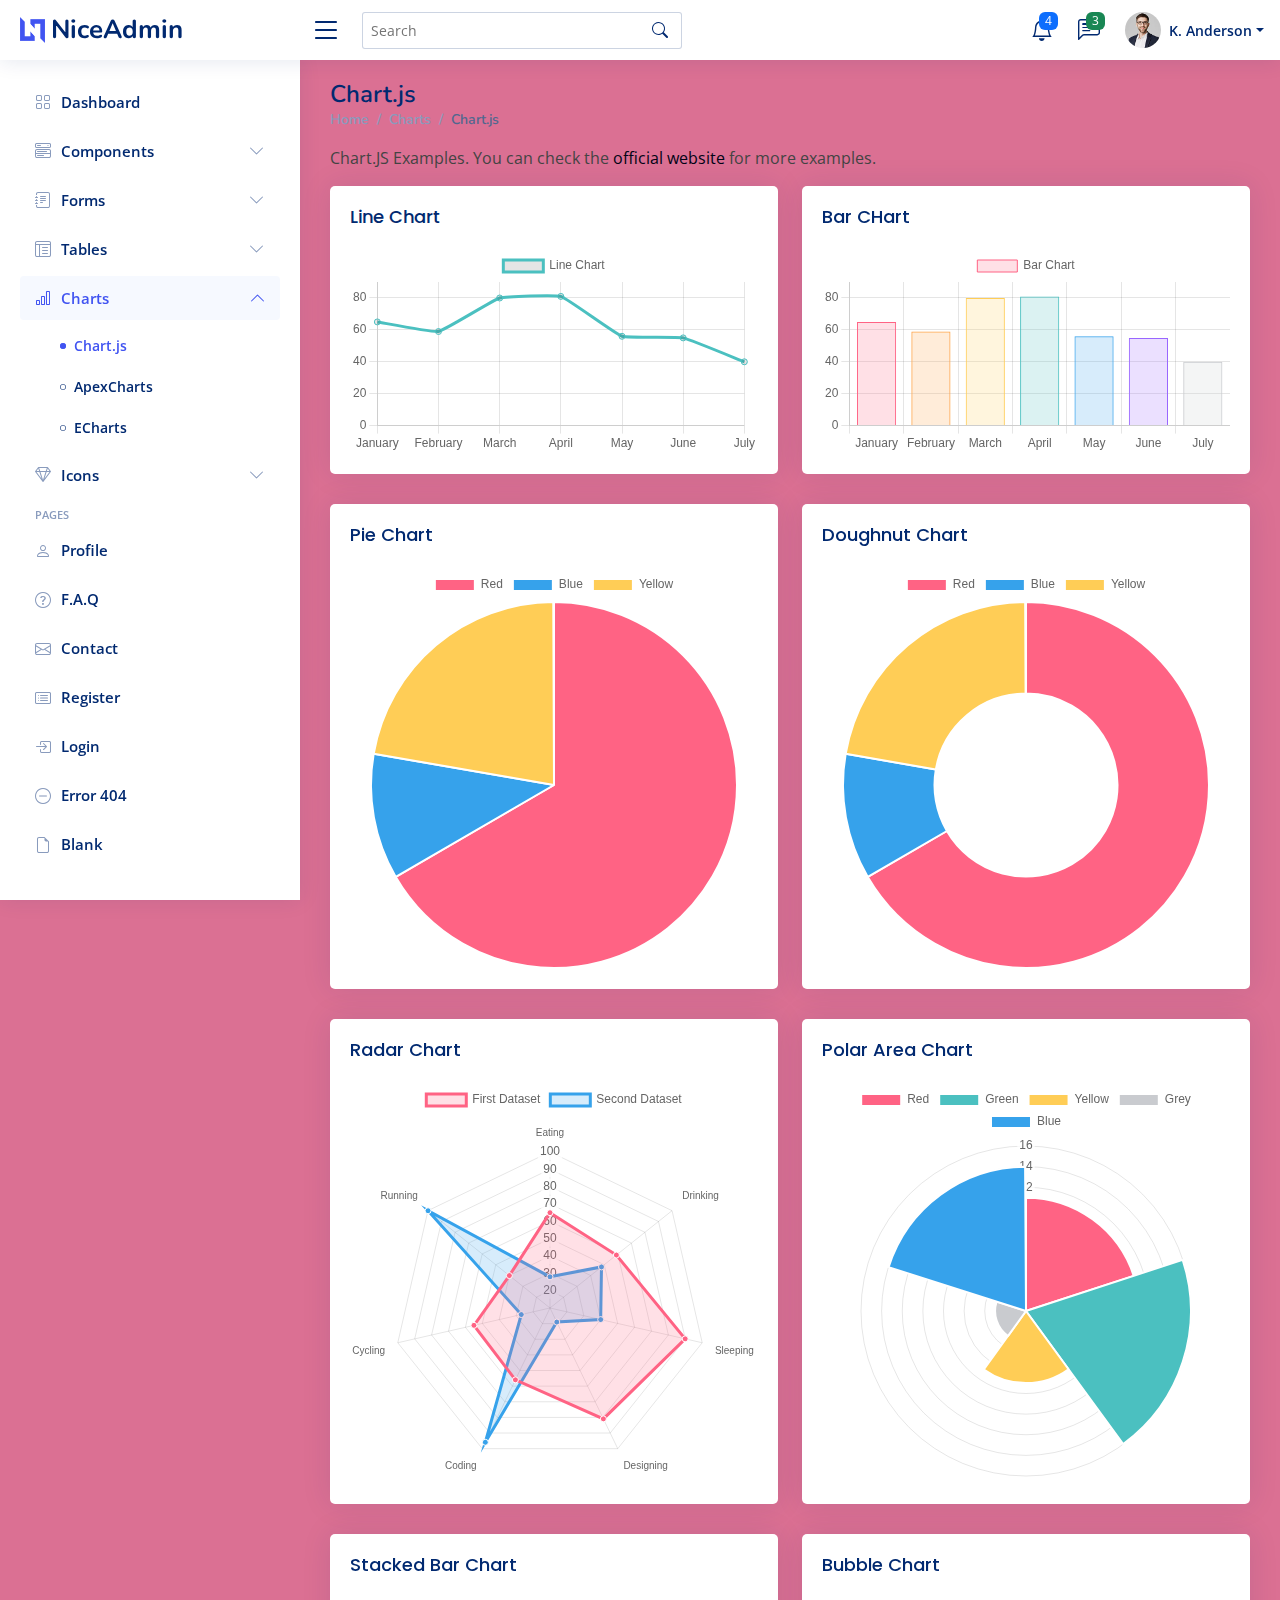
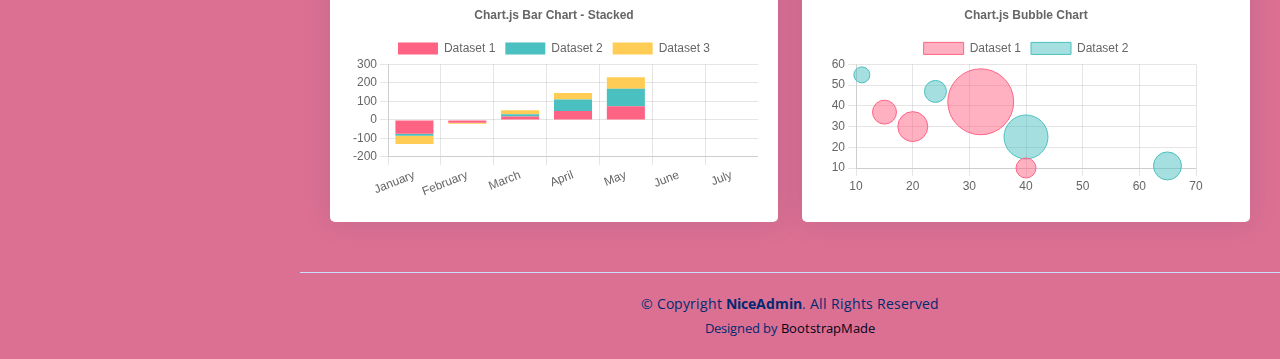
<file: mainpage/NiceAdmin/NiceAdmin/charts-chartjs.html>
<!DOCTYPE html>
<html lang="en">

<head>
  <meta charset="utf-8">
  <meta content="width=device-width, initial-scale=1.0" name="viewport">

  <title>Charts / Chart.js - NiceAdmin Bootstrap Template</title>
  <meta content="" name="description">
  <meta content="" name="keywords">

  <!-- Favicons -->
  <link href="assets/img/favicon.png" rel="icon">
  <link href="assets/img/apple-touch-icon.png" rel="apple-touch-icon">

  <!-- Google Fonts -->
  <link href="https://fonts.gstatic.com" rel="preconnect">
  <link href="https://fonts.googleapis.com/css?family=Open+Sans:300,300i,400,400i,600,600i,700,700i|Nunito:300,300i,400,400i,600,600i,700,700i|Poppins:300,300i,400,400i,500,500i,600,600i,700,700i" rel="stylesheet">

  <!-- Vendor CSS Files -->
  <link href="assets/vendor/bootstrap/css/bootstrap.min.css" rel="stylesheet">
  <link href="assets/vendor/bootstrap-icons/bootstrap-icons.css" rel="stylesheet">
  <link href="assets/vendor/boxicons/css/boxicons.min.css" rel="stylesheet">
  <link href="assets/vendor/quill/quill.snow.css" rel="stylesheet">
  <link href="assets/vendor/quill/quill.bubble.css" rel="stylesheet">
  <link href="assets/vendor/remixicon/remixicon.css" rel="stylesheet">
  <link href="assets/vendor/simple-datatables/style.css" rel="stylesheet">

  <!-- Template Main CSS File -->
  <link href="assets/css/style.css" rel="stylesheet">

  <!-- =======================================================
  * Template Name: NiceAdmin - v2.5.0
  * Template URL: https://bootstrapmade.com/nice-admin-bootstrap-admin-html-template/
  * Author: BootstrapMade.com
  * License: https://bootstrapmade.com/license/
  ======================================================== -->
</head>

<body>

  <!-- ======= Header ======= -->
  <header id="header" class="header fixed-top d-flex align-items-center">

    <div class="d-flex align-items-center justify-content-between">
      <a href="index.html" class="logo d-flex align-items-center">
        <img src="assets/img/logo.png" alt="">
        <span class="d-none d-lg-block">NiceAdmin</span>
      </a>
      <i class="bi bi-list toggle-sidebar-btn"></i>
    </div><!-- End Logo -->

    <div class="search-bar">
      <form class="search-form d-flex align-items-center" method="POST" action="#">
        <input type="text" name="query" placeholder="Search" title="Enter search keyword">
        <button type="submit" title="Search"><i class="bi bi-search"></i></button>
      </form>
    </div><!-- End Search Bar -->

    <nav class="header-nav ms-auto">
      <ul class="d-flex align-items-center">

        <li class="nav-item d-block d-lg-none">
          <a class="nav-link nav-icon search-bar-toggle " href="#">
            <i class="bi bi-search"></i>
          </a>
        </li><!-- End Search Icon-->

        <li class="nav-item dropdown">

          <a class="nav-link nav-icon" href="#" data-bs-toggle="dropdown">
            <i class="bi bi-bell"></i>
            <span class="badge bg-primary badge-number">4</span>
          </a><!-- End Notification Icon -->

          <ul class="dropdown-menu dropdown-menu-end dropdown-menu-arrow notifications">
            <li class="dropdown-header">
              You have 4 new notifications
              <a href="#"><span class="badge rounded-pill bg-primary p-2 ms-2">View all</span></a>
            </li>
            <li>
              <hr class="dropdown-divider">
            </li>

            <li class="notification-item">
              <i class="bi bi-exclamation-circle text-warning"></i>
              <div>
                <h4>Lorem Ipsum</h4>
                <p>Quae dolorem earum veritatis oditseno</p>
                <p>30 min. ago</p>
              </div>
            </li>

            <li>
              <hr class="dropdown-divider">
            </li>

            <li class="notification-item">
              <i class="bi bi-x-circle text-danger"></i>
              <div>
                <h4>Atque rerum nesciunt</h4>
                <p>Quae dolorem earum veritatis oditseno</p>
                <p>1 hr. ago</p>
              </div>
            </li>

            <li>
              <hr class="dropdown-divider">
            </li>

            <li class="notification-item">
              <i class="bi bi-check-circle text-success"></i>
              <div>
                <h4>Sit rerum fuga</h4>
                <p>Quae dolorem earum veritatis oditseno</p>
                <p>2 hrs. ago</p>
              </div>
            </li>

            <li>
              <hr class="dropdown-divider">
            </li>

            <li class="notification-item">
              <i class="bi bi-info-circle text-primary"></i>
              <div>
                <h4>Dicta reprehenderit</h4>
                <p>Quae dolorem earum veritatis oditseno</p>
                <p>4 hrs. ago</p>
              </div>
            </li>

            <li>
              <hr class="dropdown-divider">
            </li>
            <li class="dropdown-footer">
              <a href="#">Show all notifications</a>
            </li>

          </ul><!-- End Notification Dropdown Items -->

        </li><!-- End Notification Nav -->

        <li class="nav-item dropdown">

          <a class="nav-link nav-icon" href="#" data-bs-toggle="dropdown">
            <i class="bi bi-chat-left-text"></i>
            <span class="badge bg-success badge-number">3</span>
          </a><!-- End Messages Icon -->

          <ul class="dropdown-menu dropdown-menu-end dropdown-menu-arrow messages">
            <li class="dropdown-header">
              You have 3 new messages
              <a href="#"><span class="badge rounded-pill bg-primary p-2 ms-2">View all</span></a>
            </li>
            <li>
              <hr class="dropdown-divider">
            </li>

            <li class="message-item">
              <a href="#">
                <img src="assets/img/messages-1.jpg" alt="" class="rounded-circle">
                <div>
                  <h4>Maria Hudson</h4>
                  <p>Velit asperiores et ducimus soluta repudiandae labore officia est ut...</p>
                  <p>4 hrs. ago</p>
                </div>
              </a>
            </li>
            <li>
              <hr class="dropdown-divider">
            </li>

            <li class="message-item">
              <a href="#">
                <img src="assets/img/messages-2.jpg" alt="" class="rounded-circle">
                <div>
                  <h4>Anna Nelson</h4>
                  <p>Velit asperiores et ducimus soluta repudiandae labore officia est ut...</p>
                  <p>6 hrs. ago</p>
                </div>
              </a>
            </li>
            <li>
              <hr class="dropdown-divider">
            </li>

            <li class="message-item">
              <a href="#">
                <img src="assets/img/messages-3.jpg" alt="" class="rounded-circle">
                <div>
                  <h4>David Muldon</h4>
                  <p>Velit asperiores et ducimus soluta repudiandae labore officia est ut...</p>
                  <p>8 hrs. ago</p>
                </div>
              </a>
            </li>
            <li>
              <hr class="dropdown-divider">
            </li>

            <li class="dropdown-footer">
              <a href="#">Show all messages</a>
            </li>

          </ul><!-- End Messages Dropdown Items -->

        </li><!-- End Messages Nav -->

        <li class="nav-item dropdown pe-3">

          <a class="nav-link nav-profile d-flex align-items-center pe-0" href="#" data-bs-toggle="dropdown">
            <img src="assets/img/profile-img.jpg" alt="Profile" class="rounded-circle">
            <span class="d-none d-md-block dropdown-toggle ps-2">K. Anderson</span>
          </a><!-- End Profile Iamge Icon -->

          <ul class="dropdown-menu dropdown-menu-end dropdown-menu-arrow profile">
            <li class="dropdown-header">
              <h6>Kevin Anderson</h6>
              <span>Web Designer</span>
            </li>
            <li>
              <hr class="dropdown-divider">
            </li>

            <li>
              <a class="dropdown-item d-flex align-items-center" href="users-profile.html">
                <i class="bi bi-person"></i>
                <span>My Profile</span>
              </a>
            </li>
            <li>
              <hr class="dropdown-divider">
            </li>

            <li>
              <a class="dropdown-item d-flex align-items-center" href="users-profile.html">
                <i class="bi bi-gear"></i>
                <span>Account Settings</span>
              </a>
            </li>
            <li>
              <hr class="dropdown-divider">
            </li>

            <li>
              <a class="dropdown-item d-flex align-items-center" href="pages-faq.html">
                <i class="bi bi-question-circle"></i>
                <span>Need Help?</span>
              </a>
            </li>
            <li>
              <hr class="dropdown-divider">
            </li>

            <li>
              <a class="dropdown-item d-flex align-items-center" href="#">
                <i class="bi bi-box-arrow-right"></i>
                <span>Sign Out</span>
              </a>
            </li>

          </ul><!-- End Profile Dropdown Items -->
        </li><!-- End Profile Nav -->

      </ul>
    </nav><!-- End Icons Navigation -->

  </header><!-- End Header -->

  <!-- ======= Sidebar ======= -->
  <aside id="sidebar" class="sidebar">

    <ul class="sidebar-nav" id="sidebar-nav">

      <li class="nav-item">
        <a class="nav-link collapsed" href="index.html">
          <i class="bi bi-grid"></i>
          <span>Dashboard</span>
        </a>
      </li><!-- End Dashboard Nav -->

      <li class="nav-item">
        <a class="nav-link collapsed" data-bs-target="#components-nav" data-bs-toggle="collapse" href="#">
          <i class="bi bi-menu-button-wide"></i><span>Components</span><i class="bi bi-chevron-down ms-auto"></i>
        </a>
        <ul id="components-nav" class="nav-content collapse " data-bs-parent="#sidebar-nav">
          <li>
            <a href="components-alerts.html">
              <i class="bi bi-circle"></i><span>Alerts</span>
            </a>
          </li>
          <li>
            <a href="components-accordion.html">
              <i class="bi bi-circle"></i><span>Accordion</span>
            </a>
          </li>
          <li>
            <a href="components-badges.html">
              <i class="bi bi-circle"></i><span>Badges</span>
            </a>
          </li>
          <li>
            <a href="components-breadcrumbs.html">
              <i class="bi bi-circle"></i><span>Breadcrumbs</span>
            </a>
          </li>
          <li>
            <a href="components-buttons.html">
              <i class="bi bi-circle"></i><span>Buttons</span>
            </a>
          </li>
          <li>
            <a href="components-cards.html">
              <i class="bi bi-circle"></i><span>Cards</span>
            </a>
          </li>
          <li>
            <a href="components-carousel.html">
              <i class="bi bi-circle"></i><span>Carousel</span>
            </a>
          </li>
          <li>
            <a href="components-list-group.html">
              <i class="bi bi-circle"></i><span>List group</span>
            </a>
          </li>
          <li>
            <a href="components-modal.html">
              <i class="bi bi-circle"></i><span>Modal</span>
            </a>
          </li>
          <li>
            <a href="components-tabs.html">
              <i class="bi bi-circle"></i><span>Tabs</span>
            </a>
          </li>
          <li>
            <a href="components-pagination.html">
              <i class="bi bi-circle"></i><span>Pagination</span>
            </a>
          </li>
          <li>
            <a href="components-progress.html">
              <i class="bi bi-circle"></i><span>Progress</span>
            </a>
          </li>
          <li>
            <a href="components-spinners.html">
              <i class="bi bi-circle"></i><span>Spinners</span>
            </a>
          </li>
          <li>
            <a href="components-tooltips.html">
              <i class="bi bi-circle"></i><span>Tooltips</span>
            </a>
          </li>
        </ul>
      </li><!-- End Components Nav -->

      <li class="nav-item">
        <a class="nav-link collapsed" data-bs-target="#forms-nav" data-bs-toggle="collapse" href="#">
          <i class="bi bi-journal-text"></i><span>Forms</span><i class="bi bi-chevron-down ms-auto"></i>
        </a>
        <ul id="forms-nav" class="nav-content collapse " data-bs-parent="#sidebar-nav">
          <li>
            <a href="forms-elements.html">
              <i class="bi bi-circle"></i><span>Form Elements</span>
            </a>
          </li>
          <li>
            <a href="forms-layouts.html">
              <i class="bi bi-circle"></i><span>Form Layouts</span>
            </a>
          </li>
          <li>
            <a href="forms-editors.html">
              <i class="bi bi-circle"></i><span>Form Editors</span>
            </a>
          </li>
          <li>
            <a href="forms-validation.html">
              <i class="bi bi-circle"></i><span>Form Validation</span>
            </a>
          </li>
        </ul>
      </li><!-- End Forms Nav -->

      <li class="nav-item">
        <a class="nav-link collapsed" data-bs-target="#tables-nav" data-bs-toggle="collapse" href="#">
          <i class="bi bi-layout-text-window-reverse"></i><span>Tables</span><i class="bi bi-chevron-down ms-auto"></i>
        </a>
        <ul id="tables-nav" class="nav-content collapse " data-bs-parent="#sidebar-nav">
          <li>
            <a href="tables-general.html">
              <i class="bi bi-circle"></i><span>General Tables</span>
            </a>
          </li>
          <li>
            <a href="tables-data.html">
              <i class="bi bi-circle"></i><span>Data Tables</span>
            </a>
          </li>
        </ul>
      </li><!-- End Tables Nav -->

      <li class="nav-item">
        <a class="nav-link " data-bs-target="#charts-nav" data-bs-toggle="collapse" href="#">
          <i class="bi bi-bar-chart"></i><span>Charts</span><i class="bi bi-chevron-down ms-auto"></i>
        </a>
        <ul id="charts-nav" class="nav-content collapse show" data-bs-parent="#sidebar-nav">
          <li>
            <a href="charts-chartjs.html" class="active">
              <i class="bi bi-circle"></i><span>Chart.js</span>
            </a>
          </li>
          <li>
            <a href="charts-apexcharts.html">
              <i class="bi bi-circle"></i><span>ApexCharts</span>
            </a>
          </li>
          <li>
            <a href="charts-echarts.html">
              <i class="bi bi-circle"></i><span>ECharts</span>
            </a>
          </li>
        </ul>
      </li><!-- End Charts Nav -->

      <li class="nav-item">
        <a class="nav-link collapsed" data-bs-target="#icons-nav" data-bs-toggle="collapse" href="#">
          <i class="bi bi-gem"></i><span>Icons</span><i class="bi bi-chevron-down ms-auto"></i>
        </a>
        <ul id="icons-nav" class="nav-content collapse " data-bs-parent="#sidebar-nav">
          <li>
            <a href="icons-bootstrap.html">
              <i class="bi bi-circle"></i><span>Bootstrap Icons</span>
            </a>
          </li>
          <li>
            <a href="icons-remix.html">
              <i class="bi bi-circle"></i><span>Remix Icons</span>
            </a>
          </li>
          <li>
            <a href="icons-boxicons.html">
              <i class="bi bi-circle"></i><span>Boxicons</span>
            </a>
          </li>
        </ul>
      </li><!-- End Icons Nav -->

      <li class="nav-heading">Pages</li>

      <li class="nav-item">
        <a class="nav-link collapsed" href="users-profile.html">
          <i class="bi bi-person"></i>
          <span>Profile</span>
        </a>
      </li><!-- End Profile Page Nav -->

      <li class="nav-item">
        <a class="nav-link collapsed" href="pages-faq.html">
          <i class="bi bi-question-circle"></i>
          <span>F.A.Q</span>
        </a>
      </li><!-- End F.A.Q Page Nav -->

      <li class="nav-item">
        <a class="nav-link collapsed" href="pages-contact.html">
          <i class="bi bi-envelope"></i>
          <span>Contact</span>
        </a>
      </li><!-- End Contact Page Nav -->

      <li class="nav-item">
        <a class="nav-link collapsed" href="pages-register.html">
          <i class="bi bi-card-list"></i>
          <span>Register</span>
        </a>
      </li><!-- End Register Page Nav -->

      <li class="nav-item">
        <a class="nav-link collapsed" href="pages-login.html">
          <i class="bi bi-box-arrow-in-right"></i>
          <span>Login</span>
        </a>
      </li><!-- End Login Page Nav -->

      <li class="nav-item">
        <a class="nav-link collapsed" href="pages-error-404.html">
          <i class="bi bi-dash-circle"></i>
          <span>Error 404</span>
        </a>
      </li><!-- End Error 404 Page Nav -->

      <li class="nav-item">
        <a class="nav-link collapsed" href="pages-blank.html">
          <i class="bi bi-file-earmark"></i>
          <span>Blank</span>
        </a>
      </li><!-- End Blank Page Nav -->

    </ul>

  </aside><!-- End Sidebar-->

  <main id="main" class="main">

    <div class="pagetitle">
      <h1>Chart.js</h1>
      <nav>
        <ol class="breadcrumb">
          <li class="breadcrumb-item"><a href="index.html">Home</a></li>
          <li class="breadcrumb-item">Charts</li>
          <li class="breadcrumb-item active">Chart.js</li>
        </ol>
      </nav>
    </div><!-- End Page Title -->

    <p>Chart.JS Examples. You can check the <a href="https://www.chartjs.org/docs/latest/samples/" target="_blank">official website</a> for more examples.</p>

    <section class="section">
      <div class="row">

        <div class="col-lg-6">
          <div class="card">
            <div class="card-body">
              <h5 class="card-title">Line Chart</h5>

              <!-- Line Chart -->
              <canvas id="lineChart" style="max-height: 400px;"></canvas>
              <script>
                document.addEventListener("DOMContentLoaded", () => {
                  new Chart(document.querySelector('#lineChart'), {
                    type: 'line',
                    data: {
                      labels: ['January', 'February', 'March', 'April', 'May', 'June', 'July'],
                      datasets: [{
                        label: 'Line Chart',
                        data: [65, 59, 80, 81, 56, 55, 40],
                        fill: false,
                        borderColor: 'rgb(75, 192, 192)',
                        tension: 0.1
                      }]
                    },
                    options: {
                      scales: {
                        y: {
                          beginAtZero: true
                        }
                      }
                    }
                  });
                });
              </script>
              <!-- End Line CHart -->

            </div>
          </div>
        </div>

        <div class="col-lg-6">
          <div class="card">
            <div class="card-body">
              <h5 class="card-title">Bar CHart</h5>

              <!-- Bar Chart -->
              <canvas id="barChart" style="max-height: 400px;"></canvas>
              <script>
                document.addEventListener("DOMContentLoaded", () => {
                  new Chart(document.querySelector('#barChart'), {
                    type: 'bar',
                    data: {
                      labels: ['January', 'February', 'March', 'April', 'May', 'June', 'July'],
                      datasets: [{
                        label: 'Bar Chart',
                        data: [65, 59, 80, 81, 56, 55, 40],
                        backgroundColor: [
                          'rgba(255, 99, 132, 0.2)',
                          'rgba(255, 159, 64, 0.2)',
                          'rgba(255, 205, 86, 0.2)',
                          'rgba(75, 192, 192, 0.2)',
                          'rgba(54, 162, 235, 0.2)',
                          'rgba(153, 102, 255, 0.2)',
                          'rgba(201, 203, 207, 0.2)'
                        ],
                        borderColor: [
                          'rgb(255, 99, 132)',
                          'rgb(255, 159, 64)',
                          'rgb(255, 205, 86)',
                          'rgb(75, 192, 192)',
                          'rgb(54, 162, 235)',
                          'rgb(153, 102, 255)',
                          'rgb(201, 203, 207)'
                        ],
                        borderWidth: 1
                      }]
                    },
                    options: {
                      scales: {
                        y: {
                          beginAtZero: true
                        }
                      }
                    }
                  });
                });
              </script>
              <!-- End Bar CHart -->

            </div>
          </div>
        </div>

        <div class="col-lg-6">
          <div class="card">
            <div class="card-body">
              <h5 class="card-title">Pie Chart</h5>

              <!-- Pie Chart -->
              <canvas id="pieChart" style="max-height: 400px;"></canvas>
              <script>
                document.addEventListener("DOMContentLoaded", () => {
                  new Chart(document.querySelector('#pieChart'), {
                    type: 'pie',
                    data: {
                      labels: [
                        'Red',
                        'Blue',
                        'Yellow'
                      ],
                      datasets: [{
                        label: 'My First Dataset',
                        data: [300, 50, 100],
                        backgroundColor: [
                          'rgb(255, 99, 132)',
                          'rgb(54, 162, 235)',
                          'rgb(255, 205, 86)'
                        ],
                        hoverOffset: 4
                      }]
                    }
                  });
                });
              </script>
              <!-- End Pie CHart -->

            </div>
          </div>
        </div>

        <div class="col-lg-6">
          <div class="card">
            <div class="card-body">
              <h5 class="card-title">Doughnut Chart</h5>

              <!-- Doughnut Chart -->
              <canvas id="doughnutChart" style="max-height: 400px;"></canvas>
              <script>
                document.addEventListener("DOMContentLoaded", () => {
                  new Chart(document.querySelector('#doughnutChart'), {
                    type: 'doughnut',
                    data: {
                      labels: [
                        'Red',
                        'Blue',
                        'Yellow'
                      ],
                      datasets: [{
                        label: 'My First Dataset',
                        data: [300, 50, 100],
                        backgroundColor: [
                          'rgb(255, 99, 132)',
                          'rgb(54, 162, 235)',
                          'rgb(255, 205, 86)'
                        ],
                        hoverOffset: 4
                      }]
                    }
                  });
                });
              </script>
              <!-- End Doughnut CHart -->

            </div>
          </div>
        </div>

        <div class="col-lg-6">
          <div class="card">
            <div class="card-body">
              <h5 class="card-title">Radar Chart</h5>

              <!-- Radar Chart -->
              <canvas id="radarChart" style="max-height: 400px;"></canvas>
              <script>
                document.addEventListener("DOMContentLoaded", () => {
                  new Chart(document.querySelector('#radarChart'), {
                    type: 'radar',
                    data: {
                      labels: [
                        'Eating',
                        'Drinking',
                        'Sleeping',
                        'Designing',
                        'Coding',
                        'Cycling',
                        'Running'
                      ],
                      datasets: [{
                        label: 'First Dataset',
                        data: [65, 59, 90, 81, 56, 55, 40],
                        fill: true,
                        backgroundColor: 'rgba(255, 99, 132, 0.2)',
                        borderColor: 'rgb(255, 99, 132)',
                        pointBackgroundColor: 'rgb(255, 99, 132)',
                        pointBorderColor: '#fff',
                        pointHoverBackgroundColor: '#fff',
                        pointHoverBorderColor: 'rgb(255, 99, 132)'
                      }, {
                        label: 'Second Dataset',
                        data: [28, 48, 40, 19, 96, 27, 100],
                        fill: true,
                        backgroundColor: 'rgba(54, 162, 235, 0.2)',
                        borderColor: 'rgb(54, 162, 235)',
                        pointBackgroundColor: 'rgb(54, 162, 235)',
                        pointBorderColor: '#fff',
                        pointHoverBackgroundColor: '#fff',
                        pointHoverBorderColor: 'rgb(54, 162, 235)'
                      }]
                    },
                    options: {
                      elements: {
                        line: {
                          borderWidth: 3
                        }
                      }
                    }
                  });
                });
              </script>
              <!-- End Radar CHart -->

            </div>
          </div>
        </div>

        <div class="col-lg-6">
          <div class="card">
            <div class="card-body">
              <h5 class="card-title">Polar Area Chart</h5>

              <!-- Polar Area Chart -->
              <canvas id="polarAreaChart" style="max-height: 400px;"></canvas>
              <script>
                document.addEventListener("DOMContentLoaded", () => {
                  new Chart(document.querySelector('#polarAreaChart'), {
                    type: 'polarArea',
                    data: {
                      labels: [
                        'Red',
                        'Green',
                        'Yellow',
                        'Grey',
                        'Blue'
                      ],
                      datasets: [{
                        label: 'My First Dataset',
                        data: [11, 16, 7, 3, 14],
                        backgroundColor: [
                          'rgb(255, 99, 132)',
                          'rgb(75, 192, 192)',
                          'rgb(255, 205, 86)',
                          'rgb(201, 203, 207)',
                          'rgb(54, 162, 235)'
                        ]
                      }]
                    }
                  });
                });
              </script>
              <!-- End Polar Area Chart -->

            </div>
          </div>
        </div>

        <div class="col-lg-6">
          <div class="card">
            <div class="card-body">
              <h5 class="card-title">Stacked Bar Chart</h5>

              <!-- Stacked Bar Chart -->
              <canvas id="stakedBarChart" style="max-height: 400px;"></canvas>
              <script>
                document.addEventListener("DOMContentLoaded", () => {
                  new Chart(document.querySelector('#stakedBarChart'), {
                    type: 'bar',
                    data: {
                      labels: ['January', 'February', 'March', 'April', 'May', 'June', 'July'],
                      datasets: [{
                          label: 'Dataset 1',
                          data: [-75, -15, 18, 48, 74],
                          backgroundColor: 'rgb(255, 99, 132)',
                        },
                        {
                          label: 'Dataset 2',
                          data: [-11, -1, 12, 62, 95],
                          backgroundColor: 'rgb(75, 192, 192)',
                        },
                        {
                          label: 'Dataset 3',
                          data: [-44, -5, 22, 35, 62],
                          backgroundColor: 'rgb(255, 205, 86)',
                        },
                      ]
                    },
                    options: {
                      plugins: {
                        title: {
                          display: true,
                          text: 'Chart.js Bar Chart - Stacked'
                        },
                      },
                      responsive: true,
                      scales: {
                        x: {
                          stacked: true,
                        },
                        y: {
                          stacked: true
                        }
                      }
                    }
                  });
                });
              </script>
              <!-- End Stacked Bar Chart -->

            </div>
          </div>
        </div>

        <div class="col-lg-6">
          <div class="card">
            <div class="card-body">
              <h5 class="card-title">Bubble Chart</h5>

              <!-- Bubble Chart -->
              <canvas id="bubbleChart" style="max-height: 400px;"></canvas>
              <script>
                document.addEventListener("DOMContentLoaded", () => {
                  new Chart(document.querySelector('#bubbleChart'), {
                    type: 'bubble',
                    data: {
                      labels: ['January', 'February', 'March', 'April', 'May', 'June', 'July'],
                      datasets: [{
                          label: 'Dataset 1',
                          data: [{
                              x: 20,
                              y: 30,
                              r: 15
                            },
                            {
                              x: 40,
                              y: 10,
                              r: 10
                            },
                            {
                              x: 15,
                              y: 37,
                              r: 12
                            },
                            {
                              x: 32,
                              y: 42,
                              r: 33
                            }
                          ],
                          borderColor: 'rgb(255, 99, 132)',
                          backgroundColor: 'rgba(255, 99, 132, 0.5)'
                        },
                        {
                          label: 'Dataset 2',
                          data: [{
                              x: 40,
                              y: 25,
                              r: 22
                            },
                            {
                              x: 24,
                              y: 47,
                              r: 11
                            },
                            {
                              x: 65,
                              y: 11,
                              r: 14
                            },
                            {
                              x: 11,
                              y: 55,
                              r: 8
                            }
                          ],
                          borderColor: 'rgb(75, 192, 192)',
                          backgroundColor: 'rgba(75, 192, 192, 0.5)'
                        }
                      ]
                    },
                    options: {
                      responsive: true,
                      plugins: {
                        legend: {
                          position: 'top',
                        },
                        title: {
                          display: true,
                          text: 'Chart.js Bubble Chart'
                        }
                      }
                    }
                  });
                });
              </script>
              <!-- End Bubble Chart -->

            </div>
          </div>
        </div>

      </div>
    </section>

  </main><!-- End #main -->

  <!-- ======= Footer ======= -->
  <footer id="footer" class="footer">
    <div class="copyright">
      &copy; Copyright <strong><span>NiceAdmin</span></strong>. All Rights Reserved
    </div>
    <div class="credits">
      <!-- All the links in the footer should remain intact. -->
      <!-- You can delete the links only if you purchased the pro version. -->
      <!-- Licensing information: https://bootstrapmade.com/license/ -->
      <!-- Purchase the pro version with working PHP/AJAX contact form: https://bootstrapmade.com/nice-admin-bootstrap-admin-html-template/ -->
      Designed by <a href="https://bootstrapmade.com/">BootstrapMade</a>
    </div>
  </footer><!-- End Footer -->

  <a href="#" class="back-to-top d-flex align-items-center justify-content-center"><i class="bi bi-arrow-up-short"></i></a>

  <!-- Vendor JS Files -->
  <script src="assets/vendor/apexcharts/apexcharts.min.js"></script>
  <script src="assets/vendor/bootstrap/js/bootstrap.bundle.min.js"></script>
  <script src="assets/vendor/chart.js/chart.umd.js"></script>
  <script src="assets/vendor/echarts/echarts.min.js"></script>
  <script src="assets/vendor/quill/quill.min.js"></script>
  <script src="assets/vendor/simple-datatables/simple-datatables.js"></script>
  <script src="assets/vendor/tinymce/tinymce.min.js"></script>
  <script src="assets/vendor/php-email-form/validate.js"></script>

  <!-- Template Main JS File -->
  <script src="assets/js/main.js"></script>

</body>

</html>
</file>
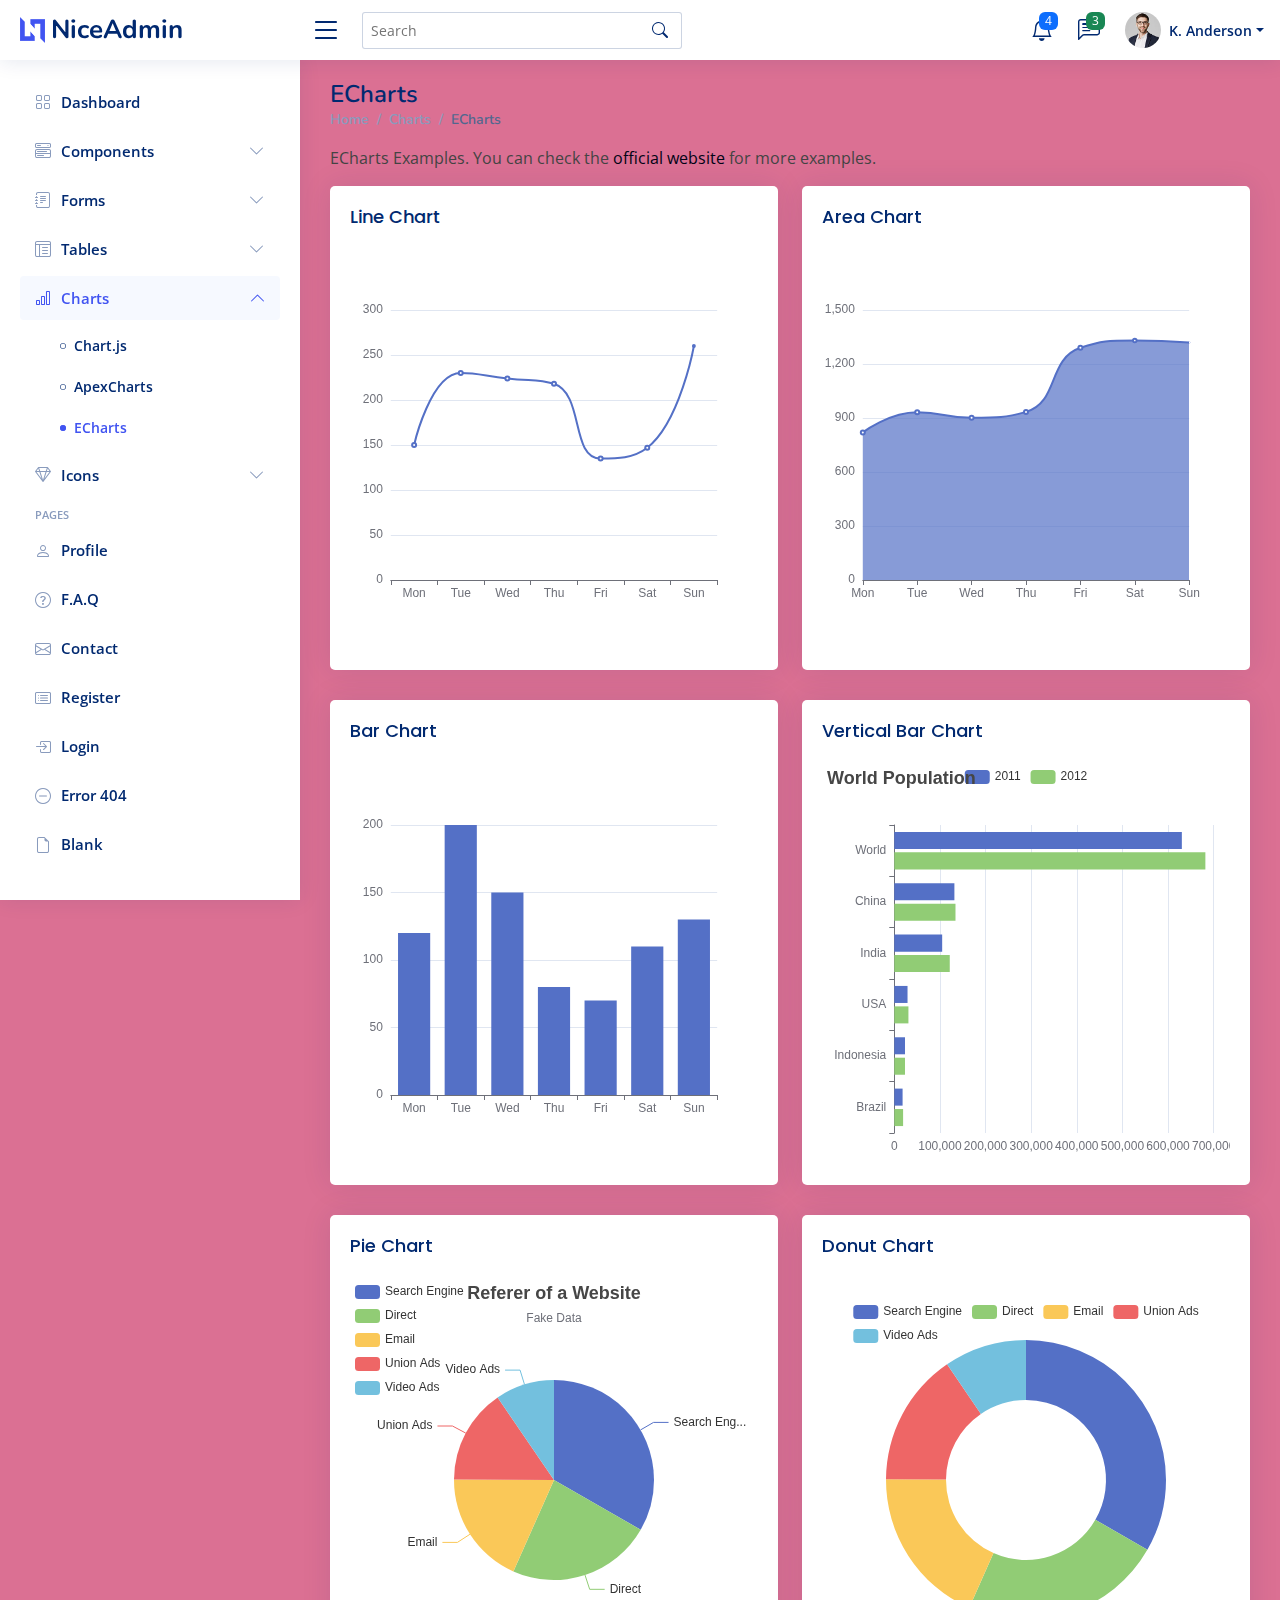
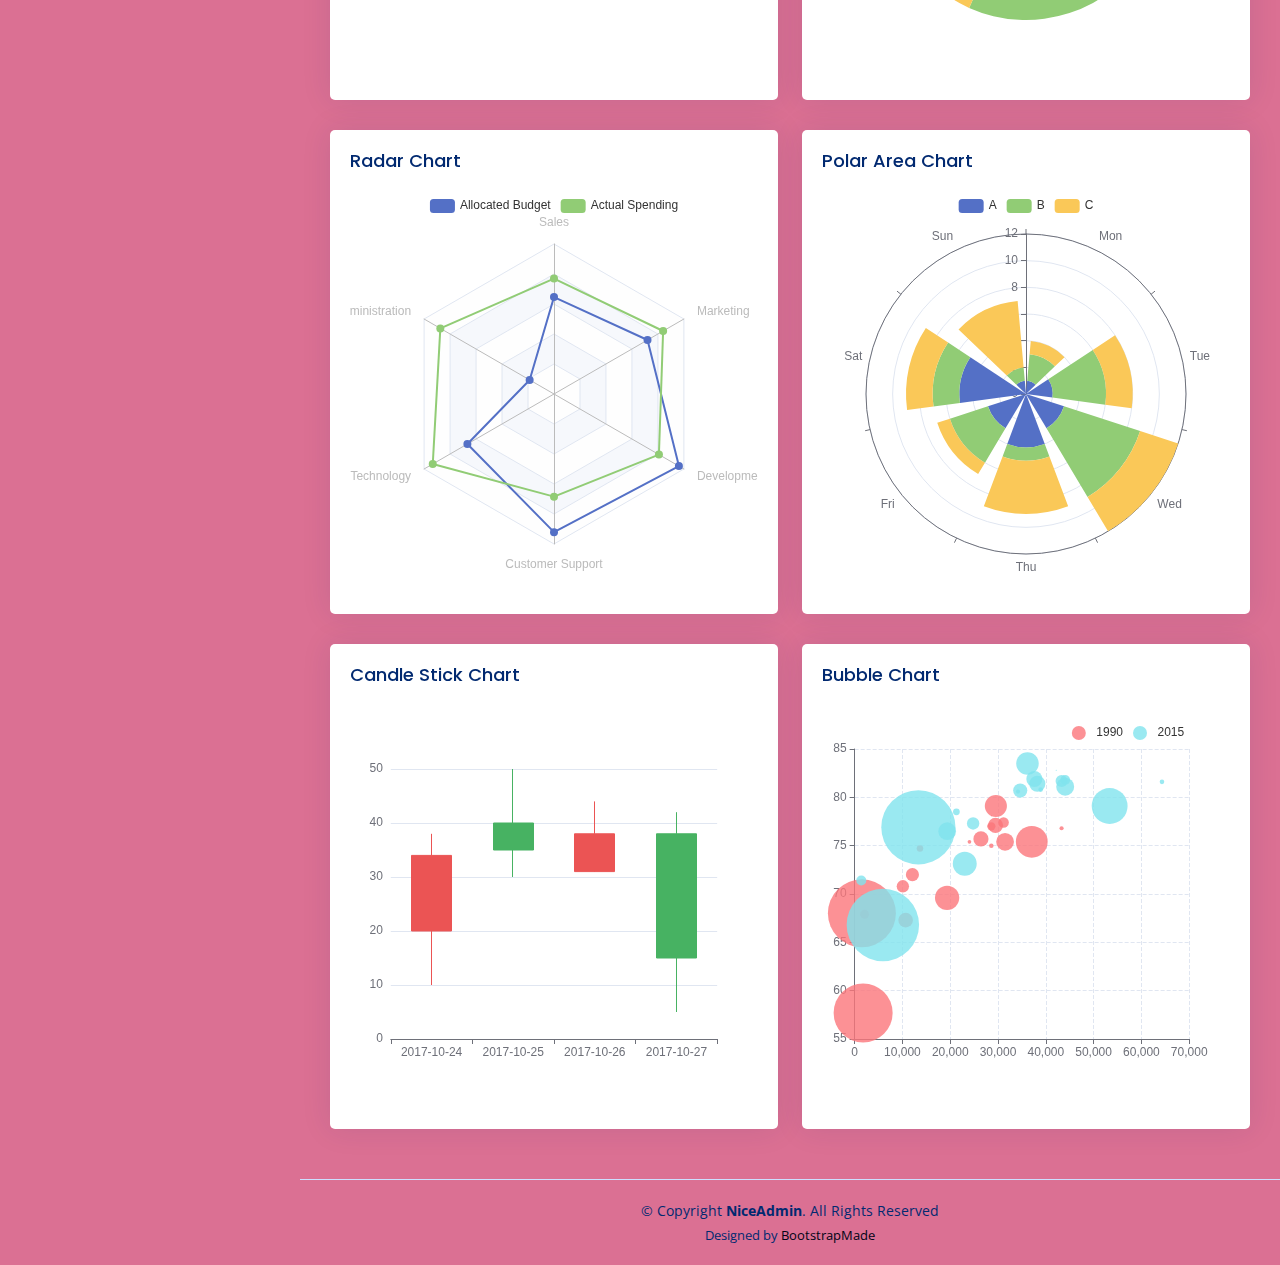
<file: mainpage/NiceAdmin/NiceAdmin/charts-echarts.html>
<!DOCTYPE html>
<html lang="en">

<head>
  <meta charset="utf-8">
  <meta content="width=device-width, initial-scale=1.0" name="viewport">

  <title>Charts / ECharts - NiceAdmin Bootstrap Template</title>
  <meta content="" name="description">
  <meta content="" name="keywords">

  <!-- Favicons -->
  <link href="assets/img/favicon.png" rel="icon">
  <link href="assets/img/apple-touch-icon.png" rel="apple-touch-icon">

  <!-- Google Fonts -->
  <link href="https://fonts.gstatic.com" rel="preconnect">
  <link href="https://fonts.googleapis.com/css?family=Open+Sans:300,300i,400,400i,600,600i,700,700i|Nunito:300,300i,400,400i,600,600i,700,700i|Poppins:300,300i,400,400i,500,500i,600,600i,700,700i" rel="stylesheet">

  <!-- Vendor CSS Files -->
  <link href="assets/vendor/bootstrap/css/bootstrap.min.css" rel="stylesheet">
  <link href="assets/vendor/bootstrap-icons/bootstrap-icons.css" rel="stylesheet">
  <link href="assets/vendor/boxicons/css/boxicons.min.css" rel="stylesheet">
  <link href="assets/vendor/quill/quill.snow.css" rel="stylesheet">
  <link href="assets/vendor/quill/quill.bubble.css" rel="stylesheet">
  <link href="assets/vendor/remixicon/remixicon.css" rel="stylesheet">
  <link href="assets/vendor/simple-datatables/style.css" rel="stylesheet">

  <!-- Template Main CSS File -->
  <link href="assets/css/style.css" rel="stylesheet">

  <!-- =======================================================
  * Template Name: NiceAdmin - v2.5.0
  * Template URL: https://bootstrapmade.com/nice-admin-bootstrap-admin-html-template/
  * Author: BootstrapMade.com
  * License: https://bootstrapmade.com/license/
  ======================================================== -->
</head>

<body>

  <!-- ======= Header ======= -->
  <header id="header" class="header fixed-top d-flex align-items-center">

    <div class="d-flex align-items-center justify-content-between">
      <a href="index.html" class="logo d-flex align-items-center">
        <img src="assets/img/logo.png" alt="">
        <span class="d-none d-lg-block">NiceAdmin</span>
      </a>
      <i class="bi bi-list toggle-sidebar-btn"></i>
    </div><!-- End Logo -->

    <div class="search-bar">
      <form class="search-form d-flex align-items-center" method="POST" action="#">
        <input type="text" name="query" placeholder="Search" title="Enter search keyword">
        <button type="submit" title="Search"><i class="bi bi-search"></i></button>
      </form>
    </div><!-- End Search Bar -->

    <nav class="header-nav ms-auto">
      <ul class="d-flex align-items-center">

        <li class="nav-item d-block d-lg-none">
          <a class="nav-link nav-icon search-bar-toggle " href="#">
            <i class="bi bi-search"></i>
          </a>
        </li><!-- End Search Icon-->

        <li class="nav-item dropdown">

          <a class="nav-link nav-icon" href="#" data-bs-toggle="dropdown">
            <i class="bi bi-bell"></i>
            <span class="badge bg-primary badge-number">4</span>
          </a><!-- End Notification Icon -->

          <ul class="dropdown-menu dropdown-menu-end dropdown-menu-arrow notifications">
            <li class="dropdown-header">
              You have 4 new notifications
              <a href="#"><span class="badge rounded-pill bg-primary p-2 ms-2">View all</span></a>
            </li>
            <li>
              <hr class="dropdown-divider">
            </li>

            <li class="notification-item">
              <i class="bi bi-exclamation-circle text-warning"></i>
              <div>
                <h4>Lorem Ipsum</h4>
                <p>Quae dolorem earum veritatis oditseno</p>
                <p>30 min. ago</p>
              </div>
            </li>

            <li>
              <hr class="dropdown-divider">
            </li>

            <li class="notification-item">
              <i class="bi bi-x-circle text-danger"></i>
              <div>
                <h4>Atque rerum nesciunt</h4>
                <p>Quae dolorem earum veritatis oditseno</p>
                <p>1 hr. ago</p>
              </div>
            </li>

            <li>
              <hr class="dropdown-divider">
            </li>

            <li class="notification-item">
              <i class="bi bi-check-circle text-success"></i>
              <div>
                <h4>Sit rerum fuga</h4>
                <p>Quae dolorem earum veritatis oditseno</p>
                <p>2 hrs. ago</p>
              </div>
            </li>

            <li>
              <hr class="dropdown-divider">
            </li>

            <li class="notification-item">
              <i class="bi bi-info-circle text-primary"></i>
              <div>
                <h4>Dicta reprehenderit</h4>
                <p>Quae dolorem earum veritatis oditseno</p>
                <p>4 hrs. ago</p>
              </div>
            </li>

            <li>
              <hr class="dropdown-divider">
            </li>
            <li class="dropdown-footer">
              <a href="#">Show all notifications</a>
            </li>

          </ul><!-- End Notification Dropdown Items -->

        </li><!-- End Notification Nav -->

        <li class="nav-item dropdown">

          <a class="nav-link nav-icon" href="#" data-bs-toggle="dropdown">
            <i class="bi bi-chat-left-text"></i>
            <span class="badge bg-success badge-number">3</span>
          </a><!-- End Messages Icon -->

          <ul class="dropdown-menu dropdown-menu-end dropdown-menu-arrow messages">
            <li class="dropdown-header">
              You have 3 new messages
              <a href="#"><span class="badge rounded-pill bg-primary p-2 ms-2">View all</span></a>
            </li>
            <li>
              <hr class="dropdown-divider">
            </li>

            <li class="message-item">
              <a href="#">
                <img src="assets/img/messages-1.jpg" alt="" class="rounded-circle">
                <div>
                  <h4>Maria Hudson</h4>
                  <p>Velit asperiores et ducimus soluta repudiandae labore officia est ut...</p>
                  <p>4 hrs. ago</p>
                </div>
              </a>
            </li>
            <li>
              <hr class="dropdown-divider">
            </li>

            <li class="message-item">
              <a href="#">
                <img src="assets/img/messages-2.jpg" alt="" class="rounded-circle">
                <div>
                  <h4>Anna Nelson</h4>
                  <p>Velit asperiores et ducimus soluta repudiandae labore officia est ut...</p>
                  <p>6 hrs. ago</p>
                </div>
              </a>
            </li>
            <li>
              <hr class="dropdown-divider">
            </li>

            <li class="message-item">
              <a href="#">
                <img src="assets/img/messages-3.jpg" alt="" class="rounded-circle">
                <div>
                  <h4>David Muldon</h4>
                  <p>Velit asperiores et ducimus soluta repudiandae labore officia est ut...</p>
                  <p>8 hrs. ago</p>
                </div>
              </a>
            </li>
            <li>
              <hr class="dropdown-divider">
            </li>

            <li class="dropdown-footer">
              <a href="#">Show all messages</a>
            </li>

          </ul><!-- End Messages Dropdown Items -->

        </li><!-- End Messages Nav -->

        <li class="nav-item dropdown pe-3">

          <a class="nav-link nav-profile d-flex align-items-center pe-0" href="#" data-bs-toggle="dropdown">
            <img src="assets/img/profile-img.jpg" alt="Profile" class="rounded-circle">
            <span class="d-none d-md-block dropdown-toggle ps-2">K. Anderson</span>
          </a><!-- End Profile Iamge Icon -->

          <ul class="dropdown-menu dropdown-menu-end dropdown-menu-arrow profile">
            <li class="dropdown-header">
              <h6>Kevin Anderson</h6>
              <span>Web Designer</span>
            </li>
            <li>
              <hr class="dropdown-divider">
            </li>

            <li>
              <a class="dropdown-item d-flex align-items-center" href="users-profile.html">
                <i class="bi bi-person"></i>
                <span>My Profile</span>
              </a>
            </li>
            <li>
              <hr class="dropdown-divider">
            </li>

            <li>
              <a class="dropdown-item d-flex align-items-center" href="users-profile.html">
                <i class="bi bi-gear"></i>
                <span>Account Settings</span>
              </a>
            </li>
            <li>
              <hr class="dropdown-divider">
            </li>

            <li>
              <a class="dropdown-item d-flex align-items-center" href="pages-faq.html">
                <i class="bi bi-question-circle"></i>
                <span>Need Help?</span>
              </a>
            </li>
            <li>
              <hr class="dropdown-divider">
            </li>

            <li>
              <a class="dropdown-item d-flex align-items-center" href="#">
                <i class="bi bi-box-arrow-right"></i>
                <span>Sign Out</span>
              </a>
            </li>

          </ul><!-- End Profile Dropdown Items -->
        </li><!-- End Profile Nav -->

      </ul>
    </nav><!-- End Icons Navigation -->

  </header><!-- End Header -->

  <!-- ======= Sidebar ======= -->
  <aside id="sidebar" class="sidebar">

    <ul class="sidebar-nav" id="sidebar-nav">

      <li class="nav-item">
        <a class="nav-link collapsed" href="index.html">
          <i class="bi bi-grid"></i>
          <span>Dashboard</span>
        </a>
      </li><!-- End Dashboard Nav -->

      <li class="nav-item">
        <a class="nav-link collapsed" data-bs-target="#components-nav" data-bs-toggle="collapse" href="#">
          <i class="bi bi-menu-button-wide"></i><span>Components</span><i class="bi bi-chevron-down ms-auto"></i>
        </a>
        <ul id="components-nav" class="nav-content collapse " data-bs-parent="#sidebar-nav">
          <li>
            <a href="components-alerts.html">
              <i class="bi bi-circle"></i><span>Alerts</span>
            </a>
          </li>
          <li>
            <a href="components-accordion.html">
              <i class="bi bi-circle"></i><span>Accordion</span>
            </a>
          </li>
          <li>
            <a href="components-badges.html">
              <i class="bi bi-circle"></i><span>Badges</span>
            </a>
          </li>
          <li>
            <a href="components-breadcrumbs.html">
              <i class="bi bi-circle"></i><span>Breadcrumbs</span>
            </a>
          </li>
          <li>
            <a href="components-buttons.html">
              <i class="bi bi-circle"></i><span>Buttons</span>
            </a>
          </li>
          <li>
            <a href="components-cards.html">
              <i class="bi bi-circle"></i><span>Cards</span>
            </a>
          </li>
          <li>
            <a href="components-carousel.html">
              <i class="bi bi-circle"></i><span>Carousel</span>
            </a>
          </li>
          <li>
            <a href="components-list-group.html">
              <i class="bi bi-circle"></i><span>List group</span>
            </a>
          </li>
          <li>
            <a href="components-modal.html">
              <i class="bi bi-circle"></i><span>Modal</span>
            </a>
          </li>
          <li>
            <a href="components-tabs.html">
              <i class="bi bi-circle"></i><span>Tabs</span>
            </a>
          </li>
          <li>
            <a href="components-pagination.html">
              <i class="bi bi-circle"></i><span>Pagination</span>
            </a>
          </li>
          <li>
            <a href="components-progress.html">
              <i class="bi bi-circle"></i><span>Progress</span>
            </a>
          </li>
          <li>
            <a href="components-spinners.html">
              <i class="bi bi-circle"></i><span>Spinners</span>
            </a>
          </li>
          <li>
            <a href="components-tooltips.html">
              <i class="bi bi-circle"></i><span>Tooltips</span>
            </a>
          </li>
        </ul>
      </li><!-- End Components Nav -->

      <li class="nav-item">
        <a class="nav-link collapsed" data-bs-target="#forms-nav" data-bs-toggle="collapse" href="#">
          <i class="bi bi-journal-text"></i><span>Forms</span><i class="bi bi-chevron-down ms-auto"></i>
        </a>
        <ul id="forms-nav" class="nav-content collapse " data-bs-parent="#sidebar-nav">
          <li>
            <a href="forms-elements.html">
              <i class="bi bi-circle"></i><span>Form Elements</span>
            </a>
          </li>
          <li>
            <a href="forms-layouts.html">
              <i class="bi bi-circle"></i><span>Form Layouts</span>
            </a>
          </li>
          <li>
            <a href="forms-editors.html">
              <i class="bi bi-circle"></i><span>Form Editors</span>
            </a>
          </li>
          <li>
            <a href="forms-validation.html">
              <i class="bi bi-circle"></i><span>Form Validation</span>
            </a>
          </li>
        </ul>
      </li><!-- End Forms Nav -->

      <li class="nav-item">
        <a class="nav-link collapsed" data-bs-target="#tables-nav" data-bs-toggle="collapse" href="#">
          <i class="bi bi-layout-text-window-reverse"></i><span>Tables</span><i class="bi bi-chevron-down ms-auto"></i>
        </a>
        <ul id="tables-nav" class="nav-content collapse " data-bs-parent="#sidebar-nav">
          <li>
            <a href="tables-general.html">
              <i class="bi bi-circle"></i><span>General Tables</span>
            </a>
          </li>
          <li>
            <a href="tables-data.html">
              <i class="bi bi-circle"></i><span>Data Tables</span>
            </a>
          </li>
        </ul>
      </li><!-- End Tables Nav -->

      <li class="nav-item">
        <a class="nav-link " data-bs-target="#charts-nav" data-bs-toggle="collapse" href="#">
          <i class="bi bi-bar-chart"></i><span>Charts</span><i class="bi bi-chevron-down ms-auto"></i>
        </a>
        <ul id="charts-nav" class="nav-content collapse show" data-bs-parent="#sidebar-nav">
          <li>
            <a href="charts-chartjs.html">
              <i class="bi bi-circle"></i><span>Chart.js</span>
            </a>
          </li>
          <li>
            <a href="charts-apexcharts.html">
              <i class="bi bi-circle"></i><span>ApexCharts</span>
            </a>
          </li>
          <li>
            <a href="charts-echarts.html" class="active">
              <i class="bi bi-circle"></i><span>ECharts</span>
            </a>
          </li>
        </ul>
      </li><!-- End Charts Nav -->

      <li class="nav-item">
        <a class="nav-link collapsed" data-bs-target="#icons-nav" data-bs-toggle="collapse" href="#">
          <i class="bi bi-gem"></i><span>Icons</span><i class="bi bi-chevron-down ms-auto"></i>
        </a>
        <ul id="icons-nav" class="nav-content collapse " data-bs-parent="#sidebar-nav">
          <li>
            <a href="icons-bootstrap.html">
              <i class="bi bi-circle"></i><span>Bootstrap Icons</span>
            </a>
          </li>
          <li>
            <a href="icons-remix.html">
              <i class="bi bi-circle"></i><span>Remix Icons</span>
            </a>
          </li>
          <li>
            <a href="icons-boxicons.html">
              <i class="bi bi-circle"></i><span>Boxicons</span>
            </a>
          </li>
        </ul>
      </li><!-- End Icons Nav -->

      <li class="nav-heading">Pages</li>

      <li class="nav-item">
        <a class="nav-link collapsed" href="users-profile.html">
          <i class="bi bi-person"></i>
          <span>Profile</span>
        </a>
      </li><!-- End Profile Page Nav -->

      <li class="nav-item">
        <a class="nav-link collapsed" href="pages-faq.html">
          <i class="bi bi-question-circle"></i>
          <span>F.A.Q</span>
        </a>
      </li><!-- End F.A.Q Page Nav -->

      <li class="nav-item">
        <a class="nav-link collapsed" href="pages-contact.html">
          <i class="bi bi-envelope"></i>
          <span>Contact</span>
        </a>
      </li><!-- End Contact Page Nav -->

      <li class="nav-item">
        <a class="nav-link collapsed" href="pages-register.html">
          <i class="bi bi-card-list"></i>
          <span>Register</span>
        </a>
      </li><!-- End Register Page Nav -->

      <li class="nav-item">
        <a class="nav-link collapsed" href="pages-login.html">
          <i class="bi bi-box-arrow-in-right"></i>
          <span>Login</span>
        </a>
      </li><!-- End Login Page Nav -->

      <li class="nav-item">
        <a class="nav-link collapsed" href="pages-error-404.html">
          <i class="bi bi-dash-circle"></i>
          <span>Error 404</span>
        </a>
      </li><!-- End Error 404 Page Nav -->

      <li class="nav-item">
        <a class="nav-link collapsed" href="pages-blank.html">
          <i class="bi bi-file-earmark"></i>
          <span>Blank</span>
        </a>
      </li><!-- End Blank Page Nav -->

    </ul>

  </aside><!-- End Sidebar-->

  <main id="main" class="main">

    <div class="pagetitle">
      <h1>ECharts</h1>
      <nav>
        <ol class="breadcrumb">
          <li class="breadcrumb-item"><a href="index.html">Home</a></li>
          <li class="breadcrumb-item">Charts</li>
          <li class="breadcrumb-item active">ECharts</li>
        </ol>
      </nav>
    </div><!-- End Page Title -->

    <p>ECharts Examples. You can check the <a href="https://echarts.apache.org/examples/en/index.html" target="_blank">official website</a> for more examples.</p>

    <section class="section">
      <div class="row">

        <div class="col-lg-6">
          <div class="card">
            <div class="card-body">
              <h5 class="card-title">Line Chart</h5>

              <!-- Line Chart -->
              <div id="lineChart" style="min-height: 400px;" class="echart"></div>

              <script>
                document.addEventListener("DOMContentLoaded", () => {
                  echarts.init(document.querySelector("#lineChart")).setOption({
                    xAxis: {
                      type: 'category',
                      data: ['Mon', 'Tue', 'Wed', 'Thu', 'Fri', 'Sat', 'Sun']
                    },
                    yAxis: {
                      type: 'value'
                    },
                    series: [{
                      data: [150, 230, 224, 218, 135, 147, 260],
                      type: 'line',
                      smooth: true
                    }]
                  });
                });
              </script>
              <!-- End Line Chart -->

            </div>
          </div>
        </div>

        <div class="col-lg-6">
          <div class="card">
            <div class="card-body">
              <h5 class="card-title">Area Chart</h5>

              <!-- Area Chart -->
              <div id="areaChart" style="min-height: 400px;" class="echart"></div>

              <script>
                document.addEventListener("DOMContentLoaded", () => {
                  echarts.init(document.querySelector("#areaChart")).setOption({
                    xAxis: {
                      type: 'category',
                      boundaryGap: false,
                      data: ['Mon', 'Tue', 'Wed', 'Thu', 'Fri', 'Sat', 'Sun']
                    },
                    yAxis: {
                      type: 'value'
                    },
                    series: [{
                      data: [820, 932, 901, 934, 1290, 1330, 1320],
                      type: 'line',
                      smooth: true,
                      areaStyle: {}
                    }]
                  });
                });
              </script>
              <!-- End Area Chart -->

            </div>
          </div>
        </div>

        <div class="col-lg-6">
          <div class="card">
            <div class="card-body">
              <h5 class="card-title">Bar Chart</h5>

              <!-- Bar Chart -->
              <div id="barChart" style="min-height: 400px;" class="echart"></div>

              <script>
                document.addEventListener("DOMContentLoaded", () => {
                  echarts.init(document.querySelector("#barChart")).setOption({
                    xAxis: {
                      type: 'category',
                      data: ['Mon', 'Tue', 'Wed', 'Thu', 'Fri', 'Sat', 'Sun']
                    },
                    yAxis: {
                      type: 'value'
                    },
                    series: [{
                      data: [120, 200, 150, 80, 70, 110, 130],
                      type: 'bar'
                    }]
                  });
                });
              </script>
              <!-- End Bar Chart -->

            </div>
          </div>
        </div>

        <div class="col-lg-6">
          <div class="card">
            <div class="card-body">
              <h5 class="card-title">Vertical Bar Chart</h5>

              <!-- Vertical Bar Chart -->
              <div id="verticalBarChart" style="min-height: 400px;" class="echart"></div>

              <script>
                document.addEventListener("DOMContentLoaded", () => {
                  echarts.init(document.querySelector("#verticalBarChart")).setOption({
                    title: {
                      text: 'World Population'
                    },
                    tooltip: {
                      trigger: 'axis',
                      axisPointer: {
                        type: 'shadow'
                      }
                    },
                    legend: {},
                    grid: {
                      left: '3%',
                      right: '4%',
                      bottom: '3%',
                      containLabel: true
                    },
                    xAxis: {
                      type: 'value',
                      boundaryGap: [0, 0.01]
                    },
                    yAxis: {
                      type: 'category',
                      data: ['Brazil', 'Indonesia', 'USA', 'India', 'China', 'World']
                    },
                    series: [{
                        name: '2011',
                        type: 'bar',
                        data: [18203, 23489, 29034, 104970, 131744, 630230]
                      },
                      {
                        name: '2012',
                        type: 'bar',
                        data: [19325, 23438, 31000, 121594, 134141, 681807]
                      }
                    ]
                  });
                });
              </script>
              <!-- End Vertical Bar Chart -->

            </div>
          </div>
        </div>

        <div class="col-lg-6">
          <div class="card">
            <div class="card-body">
              <h5 class="card-title">Pie Chart</h5>

              <!-- Pie Chart -->
              <div id="pieChart" style="min-height: 400px;" class="echart"></div>

              <script>
                document.addEventListener("DOMContentLoaded", () => {
                  echarts.init(document.querySelector("#pieChart")).setOption({
                    title: {
                      text: 'Referer of a Website',
                      subtext: 'Fake Data',
                      left: 'center'
                    },
                    tooltip: {
                      trigger: 'item'
                    },
                    legend: {
                      orient: 'vertical',
                      left: 'left'
                    },
                    series: [{
                      name: 'Access From',
                      type: 'pie',
                      radius: '50%',
                      data: [{
                          value: 1048,
                          name: 'Search Engine'
                        },
                        {
                          value: 735,
                          name: 'Direct'
                        },
                        {
                          value: 580,
                          name: 'Email'
                        },
                        {
                          value: 484,
                          name: 'Union Ads'
                        },
                        {
                          value: 300,
                          name: 'Video Ads'
                        }
                      ],
                      emphasis: {
                        itemStyle: {
                          shadowBlur: 10,
                          shadowOffsetX: 0,
                          shadowColor: 'rgba(0, 0, 0, 0.5)'
                        }
                      }
                    }]
                  });
                });
              </script>
              <!-- End Pie Chart -->

            </div>
          </div>
        </div>

        <div class="col-lg-6">
          <div class="card">
            <div class="card-body">
              <h5 class="card-title">Donut Chart</h5>

              <!-- Donut Chart -->
              <div id="donutChart" style="min-height: 400px;" class="echart"></div>

              <script>
                document.addEventListener("DOMContentLoaded", () => {
                  echarts.init(document.querySelector("#donutChart")).setOption({
                    tooltip: {
                      trigger: 'item'
                    },
                    legend: {
                      top: '5%',
                      left: 'center'
                    },
                    series: [{
                      name: 'Access From',
                      type: 'pie',
                      radius: ['40%', '70%'],
                      avoidLabelOverlap: false,
                      label: {
                        show: false,
                        position: 'center'
                      },
                      emphasis: {
                        label: {
                          show: true,
                          fontSize: '18',
                          fontWeight: 'bold'
                        }
                      },
                      labelLine: {
                        show: false
                      },
                      data: [{
                          value: 1048,
                          name: 'Search Engine'
                        },
                        {
                          value: 735,
                          name: 'Direct'
                        },
                        {
                          value: 580,
                          name: 'Email'
                        },
                        {
                          value: 484,
                          name: 'Union Ads'
                        },
                        {
                          value: 300,
                          name: 'Video Ads'
                        }
                      ]
                    }]
                  });
                });
              </script>
              <!-- End Donut Chart -->

            </div>
          </div>
        </div>

        <div class="col-lg-6">
          <div class="card">
            <div class="card-body">
              <h5 class="card-title">Radar Chart</h5>

              <!-- Radar Chart -->
              <div id="radarChart" style="min-height: 400px;" class="echart"></div>

              <script>
                document.addEventListener("DOMContentLoaded", () => {
                  echarts.init(document.querySelector("#radarChart")).setOption({
                    legend: {
                      data: ['Allocated Budget', 'Actual Spending']
                    },
                    radar: {
                      // shape: 'circle',
                      indicator: [{
                          name: 'Sales',
                          max: 6500
                        },
                        {
                          name: 'Administration',
                          max: 16000
                        },
                        {
                          name: 'Information Technology',
                          max: 30000
                        },
                        {
                          name: 'Customer Support',
                          max: 38000
                        },
                        {
                          name: 'Development',
                          max: 52000
                        },
                        {
                          name: 'Marketing',
                          max: 25000
                        }
                      ]
                    },
                    series: [{
                      name: 'Budget vs spending',
                      type: 'radar',
                      data: [{
                          value: [4200, 3000, 20000, 35000, 50000, 18000],
                          name: 'Allocated Budget'
                        },
                        {
                          value: [5000, 14000, 28000, 26000, 42000, 21000],
                          name: 'Actual Spending'
                        }
                      ]
                    }]
                  });
                });
              </script>
              <!-- End Radar Chart -->

            </div>
          </div>
        </div>

        <div class="col-lg-6">
          <div class="card">
            <div class="card-body">
              <h5 class="card-title">Polar Area Chart</h5>

              <!-- Polar Area Chart -->
              <div id="polarAreaChart" style="min-height: 400px;" class="echart"></div>

              <script>
                document.addEventListener("DOMContentLoaded", () => {
                  echarts.init(document.querySelector("#polarAreaChart")).setOption({
                    angleAxis: {
                      type: 'category',
                      data: ['Mon', 'Tue', 'Wed', 'Thu', 'Fri', 'Sat', 'Sun']
                    },
                    radiusAxis: {},
                    polar: {},
                    series: [{
                        type: 'bar',
                        data: [1, 2, 3, 4, 3, 5, 1],
                        coordinateSystem: 'polar',
                        name: 'A',
                        stack: 'a',
                        emphasis: {
                          focus: 'series'
                        }
                      },
                      {
                        type: 'bar',
                        data: [2, 4, 6, 1, 3, 2, 1],
                        coordinateSystem: 'polar',
                        name: 'B',
                        stack: 'a',
                        emphasis: {
                          focus: 'series'
                        }
                      },
                      {
                        type: 'bar',
                        data: [1, 2, 3, 4, 1, 2, 5],
                        coordinateSystem: 'polar',
                        name: 'C',
                        stack: 'a',
                        emphasis: {
                          focus: 'series'
                        }
                      }
                    ],
                    legend: {
                      show: true,
                      data: ['A', 'B', 'C']
                    }
                  });
                });
              </script>
              <!-- End Polar Area Chart -->

            </div>
          </div>
        </div>

        <div class="col-lg-6">
          <div class="card">
            <div class="card-body">
              <h5 class="card-title">Candle Stick Chart</h5>

              <!-- Candle Stick Chart -->
              <div id="candleStickChart" style="min-height: 400px;" class="echart"></div>

              <script>
                document.addEventListener("DOMContentLoaded", () => {
                  echarts.init(document.querySelector("#candleStickChart")).setOption({
                    xAxis: {
                      data: ['2017-10-24', '2017-10-25', '2017-10-26', '2017-10-27']
                    },
                    yAxis: {},
                    series: [{
                      type: 'candlestick',
                      data: [
                        [20, 34, 10, 38],
                        [40, 35, 30, 50],
                        [31, 38, 33, 44],
                        [38, 15, 5, 42]
                      ]
                    }]
                  });
                });
              </script>
              <!-- End Candle Stick Chart -->

            </div>
          </div>
        </div>

        <div class="col-lg-6">
          <div class="card">
            <div class="card-body">
              <h5 class="card-title">Bubble Chart</h5>

              <!-- Bubble Chart -->
              <div id="bubbleChart" style="min-height: 400px;" class="echart"></div>

              <script>
                document.addEventListener("DOMContentLoaded", () => {
                  const data = [
                    [
                      [28604, 77, 17096869, 'Australia', 1990],
                      [31163, 77.4, 27662440, 'Canada', 1990],
                      [1516, 68, 1154605773, 'China', 1990],
                      [13670, 74.7, 10582082, 'Cuba', 1990],
                      [28599, 75, 4986705, 'Finland', 1990],
                      [29476, 77.1, 56943299, 'France', 1990],
                      [31476, 75.4, 78958237, 'Germany', 1990],
                      [28666, 78.1, 254830, 'Iceland', 1990],
                      [1777, 57.7, 870601776, 'India', 1990],
                      [29550, 79.1, 122249285, 'Japan', 1990],
                      [2076, 67.9, 20194354, 'North Korea', 1990],
                      [12087, 72, 42972254, 'South Korea', 1990],
                      [24021, 75.4, 3397534, 'New Zealand', 1990],
                      [43296, 76.8, 4240375, 'Norway', 1990],
                      [10088, 70.8, 38195258, 'Poland', 1990],
                      [19349, 69.6, 147568552, 'Russia', 1990],
                      [10670, 67.3, 53994605, 'Turkey', 1990],
                      [26424, 75.7, 57110117, 'United Kingdom', 1990],
                      [37062, 75.4, 252847810, 'United States', 1990]
                    ],
                    [
                      [44056, 81.8, 23968973, 'Australia', 2015],
                      [43294, 81.7, 35939927, 'Canada', 2015],
                      [13334, 76.9, 1376048943, 'China', 2015],
                      [21291, 78.5, 11389562, 'Cuba', 2015],
                      [38923, 80.8, 5503457, 'Finland', 2015],
                      [37599, 81.9, 64395345, 'France', 2015],
                      [44053, 81.1, 80688545, 'Germany', 2015],
                      [42182, 82.8, 329425, 'Iceland', 2015],
                      [5903, 66.8, 1311050527, 'India', 2015],
                      [36162, 83.5, 126573481, 'Japan', 2015],
                      [1390, 71.4, 25155317, 'North Korea', 2015],
                      [34644, 80.7, 50293439, 'South Korea', 2015],
                      [34186, 80.6, 4528526, 'New Zealand', 2015],
                      [64304, 81.6, 5210967, 'Norway', 2015],
                      [24787, 77.3, 38611794, 'Poland', 2015],
                      [23038, 73.13, 143456918, 'Russia', 2015],
                      [19360, 76.5, 78665830, 'Turkey', 2015],
                      [38225, 81.4, 64715810, 'United Kingdom', 2015],
                      [53354, 79.1, 321773631, 'United States', 2015]
                    ]
                  ];
                  echarts.init(document.querySelector("#bubbleChart")).setOption({
                    legend: {
                      right: '10%',
                      top: '3%',
                      data: ['1990', '2015']
                    },
                    grid: {
                      left: '8%',
                      top: '10%'
                    },
                    xAxis: {
                      splitLine: {
                        lineStyle: {
                          type: 'dashed'
                        }
                      }
                    },
                    yAxis: {
                      splitLine: {
                        lineStyle: {
                          type: 'dashed'
                        }
                      },
                      scale: true
                    },
                    series: [{
                        name: '1990',
                        data: data[0],
                        type: 'scatter',
                        symbolSize: function(data) {
                          return Math.sqrt(data[2]) / 5e2;
                        },
                        emphasis: {
                          focus: 'series',
                          label: {
                            show: true,
                            formatter: function(param) {
                              return param.data[3];
                            },
                            position: 'top'
                          }
                        },
                        itemStyle: {
                          color: 'rgb(251, 118, 123)'
                        }
                      },
                      {
                        name: '2015',
                        data: data[1],
                        type: 'scatter',
                        symbolSize: function(data) {
                          return Math.sqrt(data[2]) / 5e2;
                        },
                        emphasis: {
                          focus: 'series',
                          label: {
                            show: true,
                            formatter: function(param) {
                              return param.data[3];
                            },
                            position: 'top'
                          }
                        },
                        itemStyle: {
                          color: 'rgb(129, 227, 238)'
                        }
                      }
                    ]
                  });
                });
              </script>
              <!-- End Bubble Chart -->

            </div>
          </div>
        </div>

      </div>
    </section>

  </main><!-- End #main -->

  <!-- ======= Footer ======= -->
  <footer id="footer" class="footer">
    <div class="copyright">
      &copy; Copyright <strong><span>NiceAdmin</span></strong>. All Rights Reserved
    </div>
    <div class="credits">
      <!-- All the links in the footer should remain intact. -->
      <!-- You can delete the links only if you purchased the pro version. -->
      <!-- Licensing information: https://bootstrapmade.com/license/ -->
      <!-- Purchase the pro version with working PHP/AJAX contact form: https://bootstrapmade.com/nice-admin-bootstrap-admin-html-template/ -->
      Designed by <a href="https://bootstrapmade.com/">BootstrapMade</a>
    </div>
  </footer><!-- End Footer -->

  <a href="#" class="back-to-top d-flex align-items-center justify-content-center"><i class="bi bi-arrow-up-short"></i></a>

  <!-- Vendor JS Files -->
  <script src="assets/vendor/apexcharts/apexcharts.min.js"></script>
  <script src="assets/vendor/bootstrap/js/bootstrap.bundle.min.js"></script>
  <script src="assets/vendor/chart.js/chart.umd.js"></script>
  <script src="assets/vendor/echarts/echarts.min.js"></script>
  <script src="assets/vendor/quill/quill.min.js"></script>
  <script src="assets/vendor/simple-datatables/simple-datatables.js"></script>
  <script src="assets/vendor/tinymce/tinymce.min.js"></script>
  <script src="assets/vendor/php-email-form/validate.js"></script>

  <!-- Template Main JS File -->
  <script src="assets/js/main.js"></script>

</body>

</html>
</file>
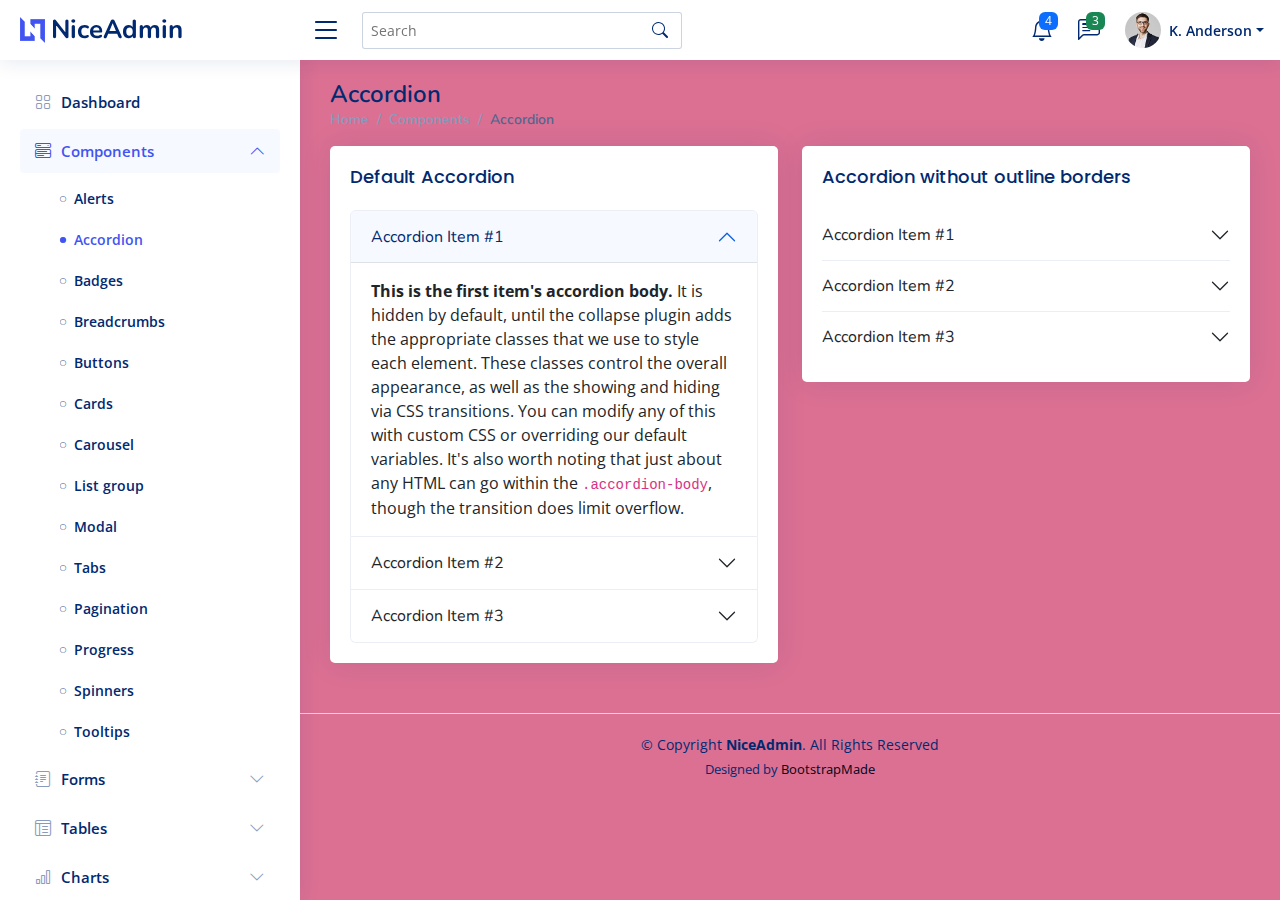
<file: mainpage/NiceAdmin/NiceAdmin/components-accordion.html>
<!DOCTYPE html>
<html lang="en">

<head>
  <meta charset="utf-8">
  <meta content="width=device-width, initial-scale=1.0" name="viewport">

  <title>Components / Accordion - NiceAdmin Bootstrap Template</title>
  <meta content="" name="description">
  <meta content="" name="keywords">

  <!-- Favicons -->
  <link href="assets/img/favicon.png" rel="icon">
  <link href="assets/img/apple-touch-icon.png" rel="apple-touch-icon">

  <!-- Google Fonts -->
  <link href="https://fonts.gstatic.com" rel="preconnect">
  <link href="https://fonts.googleapis.com/css?family=Open+Sans:300,300i,400,400i,600,600i,700,700i|Nunito:300,300i,400,400i,600,600i,700,700i|Poppins:300,300i,400,400i,500,500i,600,600i,700,700i" rel="stylesheet">

  <!-- Vendor CSS Files -->
  <link href="assets/vendor/bootstrap/css/bootstrap.min.css" rel="stylesheet">
  <link href="assets/vendor/bootstrap-icons/bootstrap-icons.css" rel="stylesheet">
  <link href="assets/vendor/boxicons/css/boxicons.min.css" rel="stylesheet">
  <link href="assets/vendor/quill/quill.snow.css" rel="stylesheet">
  <link href="assets/vendor/quill/quill.bubble.css" rel="stylesheet">
  <link href="assets/vendor/remixicon/remixicon.css" rel="stylesheet">
  <link href="assets/vendor/simple-datatables/style.css" rel="stylesheet">

  <!-- Template Main CSS File -->
  <link href="assets/css/style.css" rel="stylesheet">

  <!-- =======================================================
  * Template Name: NiceAdmin - v2.5.0
  * Template URL: https://bootstrapmade.com/nice-admin-bootstrap-admin-html-template/
  * Author: BootstrapMade.com
  * License: https://bootstrapmade.com/license/
  ======================================================== -->
</head>

<body>

  <!-- ======= Header ======= -->
  <header id="header" class="header fixed-top d-flex align-items-center">

    <div class="d-flex align-items-center justify-content-between">
      <a href="index.html" class="logo d-flex align-items-center">
        <img src="assets/img/logo.png" alt="">
        <span class="d-none d-lg-block">NiceAdmin</span>
      </a>
      <i class="bi bi-list toggle-sidebar-btn"></i>
    </div><!-- End Logo -->

    <div class="search-bar">
      <form class="search-form d-flex align-items-center" method="POST" action="#">
        <input type="text" name="query" placeholder="Search" title="Enter search keyword">
        <button type="submit" title="Search"><i class="bi bi-search"></i></button>
      </form>
    </div><!-- End Search Bar -->

    <nav class="header-nav ms-auto">
      <ul class="d-flex align-items-center">

        <li class="nav-item d-block d-lg-none">
          <a class="nav-link nav-icon search-bar-toggle " href="#">
            <i class="bi bi-search"></i>
          </a>
        </li><!-- End Search Icon-->

        <li class="nav-item dropdown">

          <a class="nav-link nav-icon" href="#" data-bs-toggle="dropdown">
            <i class="bi bi-bell"></i>
            <span class="badge bg-primary badge-number">4</span>
          </a><!-- End Notification Icon -->

          <ul class="dropdown-menu dropdown-menu-end dropdown-menu-arrow notifications">
            <li class="dropdown-header">
              You have 4 new notifications
              <a href="#"><span class="badge rounded-pill bg-primary p-2 ms-2">View all</span></a>
            </li>
            <li>
              <hr class="dropdown-divider">
            </li>

            <li class="notification-item">
              <i class="bi bi-exclamation-circle text-warning"></i>
              <div>
                <h4>Lorem Ipsum</h4>
                <p>Quae dolorem earum veritatis oditseno</p>
                <p>30 min. ago</p>
              </div>
            </li>

            <li>
              <hr class="dropdown-divider">
            </li>

            <li class="notification-item">
              <i class="bi bi-x-circle text-danger"></i>
              <div>
                <h4>Atque rerum nesciunt</h4>
                <p>Quae dolorem earum veritatis oditseno</p>
                <p>1 hr. ago</p>
              </div>
            </li>

            <li>
              <hr class="dropdown-divider">
            </li>

            <li class="notification-item">
              <i class="bi bi-check-circle text-success"></i>
              <div>
                <h4>Sit rerum fuga</h4>
                <p>Quae dolorem earum veritatis oditseno</p>
                <p>2 hrs. ago</p>
              </div>
            </li>

            <li>
              <hr class="dropdown-divider">
            </li>

            <li class="notification-item">
              <i class="bi bi-info-circle text-primary"></i>
              <div>
                <h4>Dicta reprehenderit</h4>
                <p>Quae dolorem earum veritatis oditseno</p>
                <p>4 hrs. ago</p>
              </div>
            </li>

            <li>
              <hr class="dropdown-divider">
            </li>
            <li class="dropdown-footer">
              <a href="#">Show all notifications</a>
            </li>

          </ul><!-- End Notification Dropdown Items -->

        </li><!-- End Notification Nav -->

        <li class="nav-item dropdown">

          <a class="nav-link nav-icon" href="#" data-bs-toggle="dropdown">
            <i class="bi bi-chat-left-text"></i>
            <span class="badge bg-success badge-number">3</span>
          </a><!-- End Messages Icon -->

          <ul class="dropdown-menu dropdown-menu-end dropdown-menu-arrow messages">
            <li class="dropdown-header">
              You have 3 new messages
              <a href="#"><span class="badge rounded-pill bg-primary p-2 ms-2">View all</span></a>
            </li>
            <li>
              <hr class="dropdown-divider">
            </li>

            <li class="message-item">
              <a href="#">
                <img src="assets/img/messages-1.jpg" alt="" class="rounded-circle">
                <div>
                  <h4>Maria Hudson</h4>
                  <p>Velit asperiores et ducimus soluta repudiandae labore officia est ut...</p>
                  <p>4 hrs. ago</p>
                </div>
              </a>
            </li>
            <li>
              <hr class="dropdown-divider">
            </li>

            <li class="message-item">
              <a href="#">
                <img src="assets/img/messages-2.jpg" alt="" class="rounded-circle">
                <div>
                  <h4>Anna Nelson</h4>
                  <p>Velit asperiores et ducimus soluta repudiandae labore officia est ut...</p>
                  <p>6 hrs. ago</p>
                </div>
              </a>
            </li>
            <li>
              <hr class="dropdown-divider">
            </li>

            <li class="message-item">
              <a href="#">
                <img src="assets/img/messages-3.jpg" alt="" class="rounded-circle">
                <div>
                  <h4>David Muldon</h4>
                  <p>Velit asperiores et ducimus soluta repudiandae labore officia est ut...</p>
                  <p>8 hrs. ago</p>
                </div>
              </a>
            </li>
            <li>
              <hr class="dropdown-divider">
            </li>

            <li class="dropdown-footer">
              <a href="#">Show all messages</a>
            </li>

          </ul><!-- End Messages Dropdown Items -->

        </li><!-- End Messages Nav -->

        <li class="nav-item dropdown pe-3">

          <a class="nav-link nav-profile d-flex align-items-center pe-0" href="#" data-bs-toggle="dropdown">
            <img src="assets/img/profile-img.jpg" alt="Profile" class="rounded-circle">
            <span class="d-none d-md-block dropdown-toggle ps-2">K. Anderson</span>
          </a><!-- End Profile Iamge Icon -->

          <ul class="dropdown-menu dropdown-menu-end dropdown-menu-arrow profile">
            <li class="dropdown-header">
              <h6>Kevin Anderson</h6>
              <span>Web Designer</span>
            </li>
            <li>
              <hr class="dropdown-divider">
            </li>

            <li>
              <a class="dropdown-item d-flex align-items-center" href="users-profile.html">
                <i class="bi bi-person"></i>
                <span>My Profile</span>
              </a>
            </li>
            <li>
              <hr class="dropdown-divider">
            </li>

            <li>
              <a class="dropdown-item d-flex align-items-center" href="users-profile.html">
                <i class="bi bi-gear"></i>
                <span>Account Settings</span>
              </a>
            </li>
            <li>
              <hr class="dropdown-divider">
            </li>

            <li>
              <a class="dropdown-item d-flex align-items-center" href="pages-faq.html">
                <i class="bi bi-question-circle"></i>
                <span>Need Help?</span>
              </a>
            </li>
            <li>
              <hr class="dropdown-divider">
            </li>

            <li>
              <a class="dropdown-item d-flex align-items-center" href="#">
                <i class="bi bi-box-arrow-right"></i>
                <span>Sign Out</span>
              </a>
            </li>

          </ul><!-- End Profile Dropdown Items -->
        </li><!-- End Profile Nav -->

      </ul>
    </nav><!-- End Icons Navigation -->

  </header><!-- End Header -->

  <!-- ======= Sidebar ======= -->
  <aside id="sidebar" class="sidebar">

    <ul class="sidebar-nav" id="sidebar-nav">

      <li class="nav-item">
        <a class="nav-link collapsed" href="index.html">
          <i class="bi bi-grid"></i>
          <span>Dashboard</span>
        </a>
      </li><!-- End Dashboard Nav -->

      <li class="nav-item">
        <a class="nav-link " data-bs-target="#components-nav" data-bs-toggle="collapse" href="#">
          <i class="bi bi-menu-button-wide"></i><span>Components</span><i class="bi bi-chevron-down ms-auto"></i>
        </a>
        <ul id="components-nav" class="nav-content collapse show" data-bs-parent="#sidebar-nav">
          <li>
            <a href="components-alerts.html">
              <i class="bi bi-circle"></i><span>Alerts</span>
            </a>
          </li>
          <li>
            <a href="components-accordion.html" class="active">
              <i class="bi bi-circle"></i><span>Accordion</span>
            </a>
          </li>
          <li>
            <a href="components-badges.html">
              <i class="bi bi-circle"></i><span>Badges</span>
            </a>
          </li>
          <li>
            <a href="components-breadcrumbs.html">
              <i class="bi bi-circle"></i><span>Breadcrumbs</span>
            </a>
          </li>
          <li>
            <a href="components-buttons.html">
              <i class="bi bi-circle"></i><span>Buttons</span>
            </a>
          </li>
          <li>
            <a href="components-cards.html">
              <i class="bi bi-circle"></i><span>Cards</span>
            </a>
          </li>
          <li>
            <a href="components-carousel.html">
              <i class="bi bi-circle"></i><span>Carousel</span>
            </a>
          </li>
          <li>
            <a href="components-list-group.html">
              <i class="bi bi-circle"></i><span>List group</span>
            </a>
          </li>
          <li>
            <a href="components-modal.html">
              <i class="bi bi-circle"></i><span>Modal</span>
            </a>
          </li>
          <li>
            <a href="components-tabs.html">
              <i class="bi bi-circle"></i><span>Tabs</span>
            </a>
          </li>
          <li>
            <a href="components-pagination.html">
              <i class="bi bi-circle"></i><span>Pagination</span>
            </a>
          </li>
          <li>
            <a href="components-progress.html">
              <i class="bi bi-circle"></i><span>Progress</span>
            </a>
          </li>
          <li>
            <a href="components-spinners.html">
              <i class="bi bi-circle"></i><span>Spinners</span>
            </a>
          </li>
          <li>
            <a href="components-tooltips.html">
              <i class="bi bi-circle"></i><span>Tooltips</span>
            </a>
          </li>
        </ul>
      </li><!-- End Components Nav -->

      <li class="nav-item">
        <a class="nav-link collapsed" data-bs-target="#forms-nav" data-bs-toggle="collapse" href="#">
          <i class="bi bi-journal-text"></i><span>Forms</span><i class="bi bi-chevron-down ms-auto"></i>
        </a>
        <ul id="forms-nav" class="nav-content collapse " data-bs-parent="#sidebar-nav">
          <li>
            <a href="forms-elements.html">
              <i class="bi bi-circle"></i><span>Form Elements</span>
            </a>
          </li>
          <li>
            <a href="forms-layouts.html">
              <i class="bi bi-circle"></i><span>Form Layouts</span>
            </a>
          </li>
          <li>
            <a href="forms-editors.html">
              <i class="bi bi-circle"></i><span>Form Editors</span>
            </a>
          </li>
          <li>
            <a href="forms-validation.html">
              <i class="bi bi-circle"></i><span>Form Validation</span>
            </a>
          </li>
        </ul>
      </li><!-- End Forms Nav -->

      <li class="nav-item">
        <a class="nav-link collapsed" data-bs-target="#tables-nav" data-bs-toggle="collapse" href="#">
          <i class="bi bi-layout-text-window-reverse"></i><span>Tables</span><i class="bi bi-chevron-down ms-auto"></i>
        </a>
        <ul id="tables-nav" class="nav-content collapse " data-bs-parent="#sidebar-nav">
          <li>
            <a href="tables-general.html">
              <i class="bi bi-circle"></i><span>General Tables</span>
            </a>
          </li>
          <li>
            <a href="tables-data.html">
              <i class="bi bi-circle"></i><span>Data Tables</span>
            </a>
          </li>
        </ul>
      </li><!-- End Tables Nav -->

      <li class="nav-item">
        <a class="nav-link collapsed" data-bs-target="#charts-nav" data-bs-toggle="collapse" href="#">
          <i class="bi bi-bar-chart"></i><span>Charts</span><i class="bi bi-chevron-down ms-auto"></i>
        </a>
        <ul id="charts-nav" class="nav-content collapse " data-bs-parent="#sidebar-nav">
          <li>
            <a href="charts-chartjs.html">
              <i class="bi bi-circle"></i><span>Chart.js</span>
            </a>
          </li>
          <li>
            <a href="charts-apexcharts.html">
              <i class="bi bi-circle"></i><span>ApexCharts</span>
            </a>
          </li>
          <li>
            <a href="charts-echarts.html">
              <i class="bi bi-circle"></i><span>ECharts</span>
            </a>
          </li>
        </ul>
      </li><!-- End Charts Nav -->

      <li class="nav-item">
        <a class="nav-link collapsed" data-bs-target="#icons-nav" data-bs-toggle="collapse" href="#">
          <i class="bi bi-gem"></i><span>Icons</span><i class="bi bi-chevron-down ms-auto"></i>
        </a>
        <ul id="icons-nav" class="nav-content collapse " data-bs-parent="#sidebar-nav">
          <li>
            <a href="icons-bootstrap.html">
              <i class="bi bi-circle"></i><span>Bootstrap Icons</span>
            </a>
          </li>
          <li>
            <a href="icons-remix.html">
              <i class="bi bi-circle"></i><span>Remix Icons</span>
            </a>
          </li>
          <li>
            <a href="icons-boxicons.html">
              <i class="bi bi-circle"></i><span>Boxicons</span>
            </a>
          </li>
        </ul>
      </li><!-- End Icons Nav -->

      <li class="nav-heading">Pages</li>

      <li class="nav-item">
        <a class="nav-link collapsed" href="users-profile.html">
          <i class="bi bi-person"></i>
          <span>Profile</span>
        </a>
      </li><!-- End Profile Page Nav -->

      <li class="nav-item">
        <a class="nav-link collapsed" href="pages-faq.html">
          <i class="bi bi-question-circle"></i>
          <span>F.A.Q</span>
        </a>
      </li><!-- End F.A.Q Page Nav -->

      <li class="nav-item">
        <a class="nav-link collapsed" href="pages-contact.html">
          <i class="bi bi-envelope"></i>
          <span>Contact</span>
        </a>
      </li><!-- End Contact Page Nav -->

      <li class="nav-item">
        <a class="nav-link collapsed" href="pages-register.html">
          <i class="bi bi-card-list"></i>
          <span>Register</span>
        </a>
      </li><!-- End Register Page Nav -->

      <li class="nav-item">
        <a class="nav-link collapsed" href="pages-login.html">
          <i class="bi bi-box-arrow-in-right"></i>
          <span>Login</span>
        </a>
      </li><!-- End Login Page Nav -->

      <li class="nav-item">
        <a class="nav-link collapsed" href="pages-error-404.html">
          <i class="bi bi-dash-circle"></i>
          <span>Error 404</span>
        </a>
      </li><!-- End Error 404 Page Nav -->

      <li class="nav-item">
        <a class="nav-link collapsed" href="pages-blank.html">
          <i class="bi bi-file-earmark"></i>
          <span>Blank</span>
        </a>
      </li><!-- End Blank Page Nav -->

    </ul>

  </aside><!-- End Sidebar-->

  <main id="main" class="main">

    <div class="pagetitle">
      <h1>Accordion</h1>
      <nav>
        <ol class="breadcrumb">
          <li class="breadcrumb-item"><a href="index.html">Home</a></li>
          <li class="breadcrumb-item">Components</li>
          <li class="breadcrumb-item active">Accordion</li>
        </ol>
      </nav>
    </div><!-- End Page Title -->

    <section class="section">
      <div class="row">
        <div class="col-lg-6">

          <div class="card">
            <div class="card-body">
              <h5 class="card-title">Default Accordion</h5>

              <!-- Default Accordion -->
              <div class="accordion" id="accordionExample">
                <div class="accordion-item">
                  <h2 class="accordion-header" id="headingOne">
                    <button class="accordion-button" type="button" data-bs-toggle="collapse" data-bs-target="#collapseOne" aria-expanded="true" aria-controls="collapseOne">
                      Accordion Item #1
                    </button>
                  </h2>
                  <div id="collapseOne" class="accordion-collapse collapse show" aria-labelledby="headingOne" data-bs-parent="#accordionExample">
                    <div class="accordion-body">
                      <strong>This is the first item's accordion body.</strong> It is hidden by default, until the collapse plugin adds the appropriate classes that we use to style each element. These classes control the overall appearance, as well as the showing and hiding via CSS transitions. You can modify any of this with custom CSS or overriding our default variables. It's also worth noting that just about any HTML can go within the <code>.accordion-body</code>, though the transition does limit overflow.
                    </div>
                  </div>
                </div>
                <div class="accordion-item">
                  <h2 class="accordion-header" id="headingTwo">
                    <button class="accordion-button collapsed" type="button" data-bs-toggle="collapse" data-bs-target="#collapseTwo" aria-expanded="false" aria-controls="collapseTwo">
                      Accordion Item #2
                    </button>
                  </h2>
                  <div id="collapseTwo" class="accordion-collapse collapse" aria-labelledby="headingTwo" data-bs-parent="#accordionExample">
                    <div class="accordion-body">
                      <strong>This is the second item's accordion body.</strong> It is hidden by default, until the collapse plugin adds the appropriate classes that we use to style each element. These classes control the overall appearance, as well as the showing and hiding via CSS transitions. You can modify any of this with custom CSS or overriding our default variables. It's also worth noting that just about any HTML can go within the <code>.accordion-body</code>, though the transition does limit overflow.
                    </div>
                  </div>
                </div>
                <div class="accordion-item">
                  <h2 class="accordion-header" id="headingThree">
                    <button class="accordion-button collapsed" type="button" data-bs-toggle="collapse" data-bs-target="#collapseThree" aria-expanded="false" aria-controls="collapseThree">
                      Accordion Item #3
                    </button>
                  </h2>
                  <div id="collapseThree" class="accordion-collapse collapse" aria-labelledby="headingThree" data-bs-parent="#accordionExample">
                    <div class="accordion-body">
                      <strong>This is the third item's accordion body.</strong> It is hidden by default, until the collapse plugin adds the appropriate classes that we use to style each element. These classes control the overall appearance, as well as the showing and hiding via CSS transitions. You can modify any of this with custom CSS or overriding our default variables. It's also worth noting that just about any HTML can go within the <code>.accordion-body</code>, though the transition does limit overflow.
                    </div>
                  </div>
                </div>
              </div><!-- End Default Accordion Example -->

            </div>
          </div>

        </div>

        <div class="col-lg-6">

          <div class="card">
            <div class="card-body">
              <h5 class="card-title">Accordion without outline borders</h5>

              <!-- Accordion without outline borders -->
              <div class="accordion accordion-flush" id="accordionFlushExample">
                <div class="accordion-item">
                  <h2 class="accordion-header" id="flush-headingOne">
                    <button class="accordion-button collapsed" type="button" data-bs-toggle="collapse" data-bs-target="#flush-collapseOne" aria-expanded="false" aria-controls="flush-collapseOne">
                      Accordion Item #1
                    </button>
                  </h2>
                  <div id="flush-collapseOne" class="accordion-collapse collapse" aria-labelledby="flush-headingOne" data-bs-parent="#accordionFlushExample">
                    <div class="accordion-body">Placeholder content for this accordion, which is intended to demonstrate the <code>.accordion-flush</code> class. This is the first item's accordion body.</div>
                  </div>
                </div>
                <div class="accordion-item">
                  <h2 class="accordion-header" id="flush-headingTwo">
                    <button class="accordion-button collapsed" type="button" data-bs-toggle="collapse" data-bs-target="#flush-collapseTwo" aria-expanded="false" aria-controls="flush-collapseTwo">
                      Accordion Item #2
                    </button>
                  </h2>
                  <div id="flush-collapseTwo" class="accordion-collapse collapse" aria-labelledby="flush-headingTwo" data-bs-parent="#accordionFlushExample">
                    <div class="accordion-body">Placeholder content for this accordion, which is intended to demonstrate the <code>.accordion-flush</code> class. This is the second item's accordion body. Let's imagine this being filled with some actual content.</div>
                  </div>
                </div>
                <div class="accordion-item">
                  <h2 class="accordion-header" id="flush-headingThree">
                    <button class="accordion-button collapsed" type="button" data-bs-toggle="collapse" data-bs-target="#flush-collapseThree" aria-expanded="false" aria-controls="flush-collapseThree">
                      Accordion Item #3
                    </button>
                  </h2>
                  <div id="flush-collapseThree" class="accordion-collapse collapse" aria-labelledby="flush-headingThree" data-bs-parent="#accordionFlushExample">
                    <div class="accordion-body">Placeholder content for this accordion, which is intended to demonstrate the <code>.accordion-flush</code> class. This is the third item's accordion body. Nothing more exciting happening here in terms of content, but just filling up the space to make it look, at least at first glance, a bit more representative of how this would look in a real-world application.</div>
                  </div>
                </div>
              </div><!-- End Accordion without outline borders -->

            </div>
          </div>

        </div>
      </div>
    </section>

  </main><!-- End #main -->

  <!-- ======= Footer ======= -->
  <footer id="footer" class="footer">
    <div class="copyright">
      &copy; Copyright <strong><span>NiceAdmin</span></strong>. All Rights Reserved
    </div>
    <div class="credits">
      <!-- All the links in the footer should remain intact. -->
      <!-- You can delete the links only if you purchased the pro version. -->
      <!-- Licensing information: https://bootstrapmade.com/license/ -->
      <!-- Purchase the pro version with working PHP/AJAX contact form: https://bootstrapmade.com/nice-admin-bootstrap-admin-html-template/ -->
      Designed by <a href="https://bootstrapmade.com/">BootstrapMade</a>
    </div>
  </footer><!-- End Footer -->

  <a href="#" class="back-to-top d-flex align-items-center justify-content-center"><i class="bi bi-arrow-up-short"></i></a>

  <!-- Vendor JS Files -->
  <script src="assets/vendor/apexcharts/apexcharts.min.js"></script>
  <script src="assets/vendor/bootstrap/js/bootstrap.bundle.min.js"></script>
  <script src="assets/vendor/chart.js/chart.umd.js"></script>
  <script src="assets/vendor/echarts/echarts.min.js"></script>
  <script src="assets/vendor/quill/quill.min.js"></script>
  <script src="assets/vendor/simple-datatables/simple-datatables.js"></script>
  <script src="assets/vendor/tinymce/tinymce.min.js"></script>
  <script src="assets/vendor/php-email-form/validate.js"></script>

  <!-- Template Main JS File -->
  <script src="assets/js/main.js"></script>

</body>

</html>
</file>
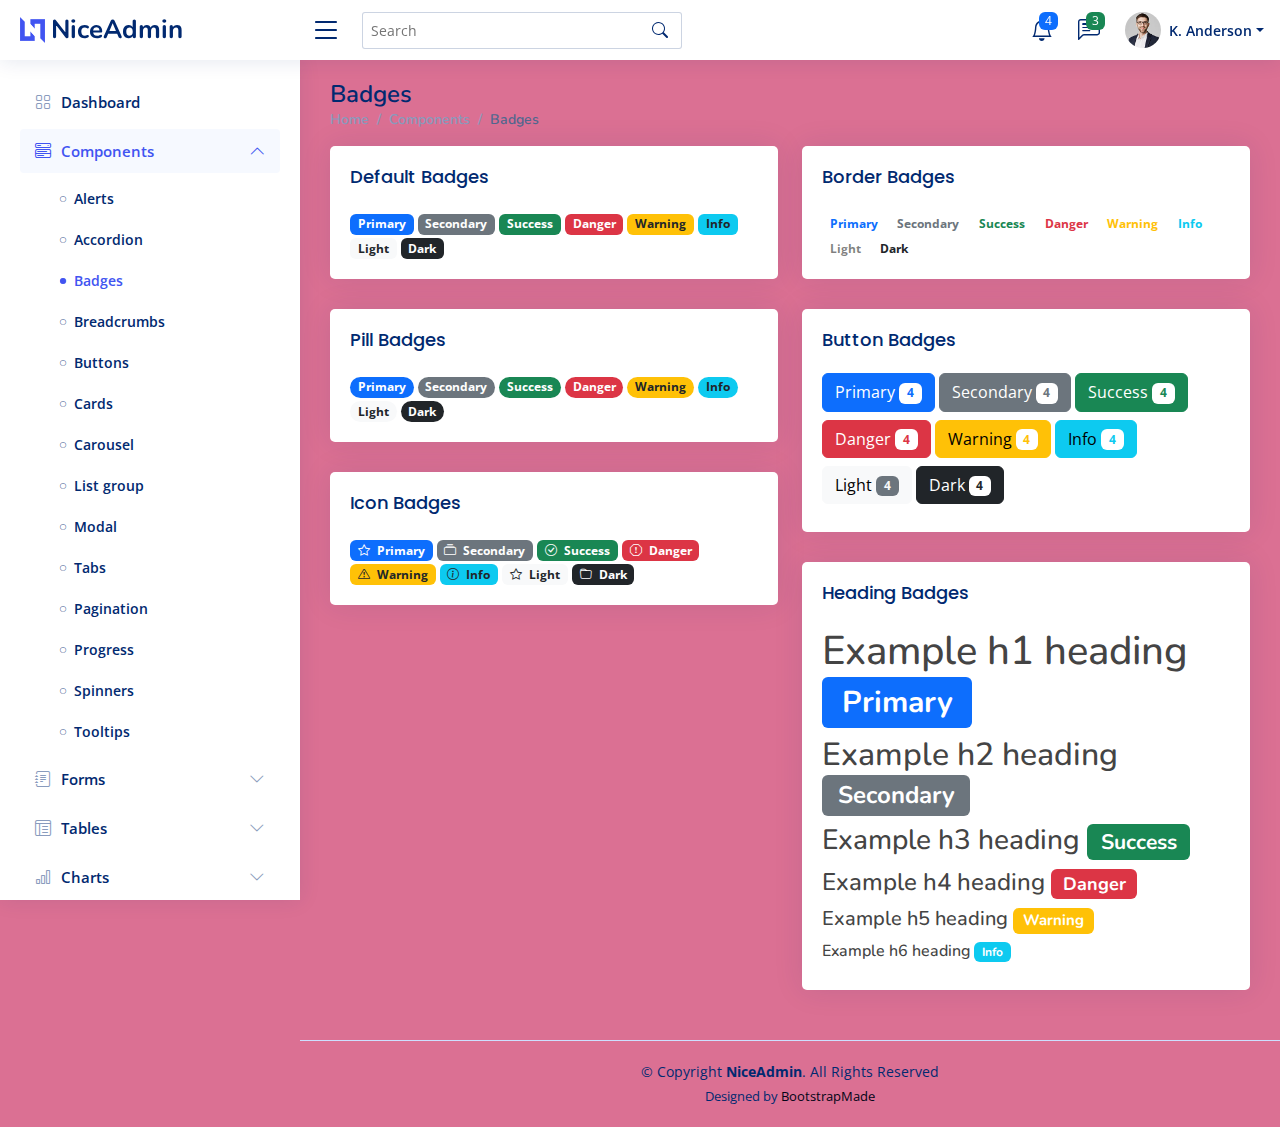
<file: mainpage/NiceAdmin/NiceAdmin/components-badges.html>
<!DOCTYPE html>
<html lang="en">

<head>
  <meta charset="utf-8">
  <meta content="width=device-width, initial-scale=1.0" name="viewport">

  <title>Components / Badges - NiceAdmin Bootstrap Template</title>
  <meta content="" name="description">
  <meta content="" name="keywords">

  <!-- Favicons -->
  <link href="assets/img/favicon.png" rel="icon">
  <link href="assets/img/apple-touch-icon.png" rel="apple-touch-icon">

  <!-- Google Fonts -->
  <link href="https://fonts.gstatic.com" rel="preconnect">
  <link href="https://fonts.googleapis.com/css?family=Open+Sans:300,300i,400,400i,600,600i,700,700i|Nunito:300,300i,400,400i,600,600i,700,700i|Poppins:300,300i,400,400i,500,500i,600,600i,700,700i" rel="stylesheet">

  <!-- Vendor CSS Files -->
  <link href="assets/vendor/bootstrap/css/bootstrap.min.css" rel="stylesheet">
  <link href="assets/vendor/bootstrap-icons/bootstrap-icons.css" rel="stylesheet">
  <link href="assets/vendor/boxicons/css/boxicons.min.css" rel="stylesheet">
  <link href="assets/vendor/quill/quill.snow.css" rel="stylesheet">
  <link href="assets/vendor/quill/quill.bubble.css" rel="stylesheet">
  <link href="assets/vendor/remixicon/remixicon.css" rel="stylesheet">
  <link href="assets/vendor/simple-datatables/style.css" rel="stylesheet">

  <!-- Template Main CSS File -->
  <link href="assets/css/style.css" rel="stylesheet">

  <!-- =======================================================
  * Template Name: NiceAdmin - v2.5.0
  * Template URL: https://bootstrapmade.com/nice-admin-bootstrap-admin-html-template/
  * Author: BootstrapMade.com
  * License: https://bootstrapmade.com/license/
  ======================================================== -->
</head>

<body>

  <!-- ======= Header ======= -->
  <header id="header" class="header fixed-top d-flex align-items-center">

    <div class="d-flex align-items-center justify-content-between">
      <a href="index.html" class="logo d-flex align-items-center">
        <img src="assets/img/logo.png" alt="">
        <span class="d-none d-lg-block">NiceAdmin</span>
      </a>
      <i class="bi bi-list toggle-sidebar-btn"></i>
    </div><!-- End Logo -->

    <div class="search-bar">
      <form class="search-form d-flex align-items-center" method="POST" action="#">
        <input type="text" name="query" placeholder="Search" title="Enter search keyword">
        <button type="submit" title="Search"><i class="bi bi-search"></i></button>
      </form>
    </div><!-- End Search Bar -->

    <nav class="header-nav ms-auto">
      <ul class="d-flex align-items-center">

        <li class="nav-item d-block d-lg-none">
          <a class="nav-link nav-icon search-bar-toggle " href="#">
            <i class="bi bi-search"></i>
          </a>
        </li><!-- End Search Icon-->

        <li class="nav-item dropdown">

          <a class="nav-link nav-icon" href="#" data-bs-toggle="dropdown">
            <i class="bi bi-bell"></i>
            <span class="badge bg-primary badge-number">4</span>
          </a><!-- End Notification Icon -->

          <ul class="dropdown-menu dropdown-menu-end dropdown-menu-arrow notifications">
            <li class="dropdown-header">
              You have 4 new notifications
              <a href="#"><span class="badge rounded-pill bg-primary p-2 ms-2">View all</span></a>
            </li>
            <li>
              <hr class="dropdown-divider">
            </li>

            <li class="notification-item">
              <i class="bi bi-exclamation-circle text-warning"></i>
              <div>
                <h4>Lorem Ipsum</h4>
                <p>Quae dolorem earum veritatis oditseno</p>
                <p>30 min. ago</p>
              </div>
            </li>

            <li>
              <hr class="dropdown-divider">
            </li>

            <li class="notification-item">
              <i class="bi bi-x-circle text-danger"></i>
              <div>
                <h4>Atque rerum nesciunt</h4>
                <p>Quae dolorem earum veritatis oditseno</p>
                <p>1 hr. ago</p>
              </div>
            </li>

            <li>
              <hr class="dropdown-divider">
            </li>

            <li class="notification-item">
              <i class="bi bi-check-circle text-success"></i>
              <div>
                <h4>Sit rerum fuga</h4>
                <p>Quae dolorem earum veritatis oditseno</p>
                <p>2 hrs. ago</p>
              </div>
            </li>

            <li>
              <hr class="dropdown-divider">
            </li>

            <li class="notification-item">
              <i class="bi bi-info-circle text-primary"></i>
              <div>
                <h4>Dicta reprehenderit</h4>
                <p>Quae dolorem earum veritatis oditseno</p>
                <p>4 hrs. ago</p>
              </div>
            </li>

            <li>
              <hr class="dropdown-divider">
            </li>
            <li class="dropdown-footer">
              <a href="#">Show all notifications</a>
            </li>

          </ul><!-- End Notification Dropdown Items -->

        </li><!-- End Notification Nav -->

        <li class="nav-item dropdown">

          <a class="nav-link nav-icon" href="#" data-bs-toggle="dropdown">
            <i class="bi bi-chat-left-text"></i>
            <span class="badge bg-success badge-number">3</span>
          </a><!-- End Messages Icon -->

          <ul class="dropdown-menu dropdown-menu-end dropdown-menu-arrow messages">
            <li class="dropdown-header">
              You have 3 new messages
              <a href="#"><span class="badge rounded-pill bg-primary p-2 ms-2">View all</span></a>
            </li>
            <li>
              <hr class="dropdown-divider">
            </li>

            <li class="message-item">
              <a href="#">
                <img src="assets/img/messages-1.jpg" alt="" class="rounded-circle">
                <div>
                  <h4>Maria Hudson</h4>
                  <p>Velit asperiores et ducimus soluta repudiandae labore officia est ut...</p>
                  <p>4 hrs. ago</p>
                </div>
              </a>
            </li>
            <li>
              <hr class="dropdown-divider">
            </li>

            <li class="message-item">
              <a href="#">
                <img src="assets/img/messages-2.jpg" alt="" class="rounded-circle">
                <div>
                  <h4>Anna Nelson</h4>
                  <p>Velit asperiores et ducimus soluta repudiandae labore officia est ut...</p>
                  <p>6 hrs. ago</p>
                </div>
              </a>
            </li>
            <li>
              <hr class="dropdown-divider">
            </li>

            <li class="message-item">
              <a href="#">
                <img src="assets/img/messages-3.jpg" alt="" class="rounded-circle">
                <div>
                  <h4>David Muldon</h4>
                  <p>Velit asperiores et ducimus soluta repudiandae labore officia est ut...</p>
                  <p>8 hrs. ago</p>
                </div>
              </a>
            </li>
            <li>
              <hr class="dropdown-divider">
            </li>

            <li class="dropdown-footer">
              <a href="#">Show all messages</a>
            </li>

          </ul><!-- End Messages Dropdown Items -->

        </li><!-- End Messages Nav -->

        <li class="nav-item dropdown pe-3">

          <a class="nav-link nav-profile d-flex align-items-center pe-0" href="#" data-bs-toggle="dropdown">
            <img src="assets/img/profile-img.jpg" alt="Profile" class="rounded-circle">
            <span class="d-none d-md-block dropdown-toggle ps-2">K. Anderson</span>
          </a><!-- End Profile Iamge Icon -->

          <ul class="dropdown-menu dropdown-menu-end dropdown-menu-arrow profile">
            <li class="dropdown-header">
              <h6>Kevin Anderson</h6>
              <span>Web Designer</span>
            </li>
            <li>
              <hr class="dropdown-divider">
            </li>

            <li>
              <a class="dropdown-item d-flex align-items-center" href="users-profile.html">
                <i class="bi bi-person"></i>
                <span>My Profile</span>
              </a>
            </li>
            <li>
              <hr class="dropdown-divider">
            </li>

            <li>
              <a class="dropdown-item d-flex align-items-center" href="users-profile.html">
                <i class="bi bi-gear"></i>
                <span>Account Settings</span>
              </a>
            </li>
            <li>
              <hr class="dropdown-divider">
            </li>

            <li>
              <a class="dropdown-item d-flex align-items-center" href="pages-faq.html">
                <i class="bi bi-question-circle"></i>
                <span>Need Help?</span>
              </a>
            </li>
            <li>
              <hr class="dropdown-divider">
            </li>

            <li>
              <a class="dropdown-item d-flex align-items-center" href="#">
                <i class="bi bi-box-arrow-right"></i>
                <span>Sign Out</span>
              </a>
            </li>

          </ul><!-- End Profile Dropdown Items -->
        </li><!-- End Profile Nav -->

      </ul>
    </nav><!-- End Icons Navigation -->

  </header><!-- End Header -->

  <!-- ======= Sidebar ======= -->
  <aside id="sidebar" class="sidebar">

    <ul class="sidebar-nav" id="sidebar-nav">

      <li class="nav-item">
        <a class="nav-link collapsed" href="index.html">
          <i class="bi bi-grid"></i>
          <span>Dashboard</span>
        </a>
      </li><!-- End Dashboard Nav -->

      <li class="nav-item">
        <a class="nav-link " data-bs-target="#components-nav" data-bs-toggle="collapse" href="#">
          <i class="bi bi-menu-button-wide"></i><span>Components</span><i class="bi bi-chevron-down ms-auto"></i>
        </a>
        <ul id="components-nav" class="nav-content collapse show" data-bs-parent="#sidebar-nav">
          <li>
            <a href="components-alerts.html">
              <i class="bi bi-circle"></i><span>Alerts</span>
            </a>
          </li>
          <li>
            <a href="components-accordion.html">
              <i class="bi bi-circle"></i><span>Accordion</span>
            </a>
          </li>
          <li>
            <a href="components-badges.html" class="active">
              <i class="bi bi-circle"></i><span>Badges</span>
            </a>
          </li>
          <li>
            <a href="components-breadcrumbs.html">
              <i class="bi bi-circle"></i><span>Breadcrumbs</span>
            </a>
          </li>
          <li>
            <a href="components-buttons.html">
              <i class="bi bi-circle"></i><span>Buttons</span>
            </a>
          </li>
          <li>
            <a href="components-cards.html">
              <i class="bi bi-circle"></i><span>Cards</span>
            </a>
          </li>
          <li>
            <a href="components-carousel.html">
              <i class="bi bi-circle"></i><span>Carousel</span>
            </a>
          </li>
          <li>
            <a href="components-list-group.html">
              <i class="bi bi-circle"></i><span>List group</span>
            </a>
          </li>
          <li>
            <a href="components-modal.html">
              <i class="bi bi-circle"></i><span>Modal</span>
            </a>
          </li>
          <li>
            <a href="components-tabs.html">
              <i class="bi bi-circle"></i><span>Tabs</span>
            </a>
          </li>
          <li>
            <a href="components-pagination.html">
              <i class="bi bi-circle"></i><span>Pagination</span>
            </a>
          </li>
          <li>
            <a href="components-progress.html">
              <i class="bi bi-circle"></i><span>Progress</span>
            </a>
          </li>
          <li>
            <a href="components-spinners.html">
              <i class="bi bi-circle"></i><span>Spinners</span>
            </a>
          </li>
          <li>
            <a href="components-tooltips.html">
              <i class="bi bi-circle"></i><span>Tooltips</span>
            </a>
          </li>
        </ul>
      </li><!-- End Components Nav -->

      <li class="nav-item">
        <a class="nav-link collapsed" data-bs-target="#forms-nav" data-bs-toggle="collapse" href="#">
          <i class="bi bi-journal-text"></i><span>Forms</span><i class="bi bi-chevron-down ms-auto"></i>
        </a>
        <ul id="forms-nav" class="nav-content collapse " data-bs-parent="#sidebar-nav">
          <li>
            <a href="forms-elements.html">
              <i class="bi bi-circle"></i><span>Form Elements</span>
            </a>
          </li>
          <li>
            <a href="forms-layouts.html">
              <i class="bi bi-circle"></i><span>Form Layouts</span>
            </a>
          </li>
          <li>
            <a href="forms-editors.html">
              <i class="bi bi-circle"></i><span>Form Editors</span>
            </a>
          </li>
          <li>
            <a href="forms-validation.html">
              <i class="bi bi-circle"></i><span>Form Validation</span>
            </a>
          </li>
        </ul>
      </li><!-- End Forms Nav -->

      <li class="nav-item">
        <a class="nav-link collapsed" data-bs-target="#tables-nav" data-bs-toggle="collapse" href="#">
          <i class="bi bi-layout-text-window-reverse"></i><span>Tables</span><i class="bi bi-chevron-down ms-auto"></i>
        </a>
        <ul id="tables-nav" class="nav-content collapse " data-bs-parent="#sidebar-nav">
          <li>
            <a href="tables-general.html">
              <i class="bi bi-circle"></i><span>General Tables</span>
            </a>
          </li>
          <li>
            <a href="tables-data.html">
              <i class="bi bi-circle"></i><span>Data Tables</span>
            </a>
          </li>
        </ul>
      </li><!-- End Tables Nav -->

      <li class="nav-item">
        <a class="nav-link collapsed" data-bs-target="#charts-nav" data-bs-toggle="collapse" href="#">
          <i class="bi bi-bar-chart"></i><span>Charts</span><i class="bi bi-chevron-down ms-auto"></i>
        </a>
        <ul id="charts-nav" class="nav-content collapse " data-bs-parent="#sidebar-nav">
          <li>
            <a href="charts-chartjs.html">
              <i class="bi bi-circle"></i><span>Chart.js</span>
            </a>
          </li>
          <li>
            <a href="charts-apexcharts.html">
              <i class="bi bi-circle"></i><span>ApexCharts</span>
            </a>
          </li>
          <li>
            <a href="charts-echarts.html">
              <i class="bi bi-circle"></i><span>ECharts</span>
            </a>
          </li>
        </ul>
      </li><!-- End Charts Nav -->

      <li class="nav-item">
        <a class="nav-link collapsed" data-bs-target="#icons-nav" data-bs-toggle="collapse" href="#">
          <i class="bi bi-gem"></i><span>Icons</span><i class="bi bi-chevron-down ms-auto"></i>
        </a>
        <ul id="icons-nav" class="nav-content collapse " data-bs-parent="#sidebar-nav">
          <li>
            <a href="icons-bootstrap.html">
              <i class="bi bi-circle"></i><span>Bootstrap Icons</span>
            </a>
          </li>
          <li>
            <a href="icons-remix.html">
              <i class="bi bi-circle"></i><span>Remix Icons</span>
            </a>
          </li>
          <li>
            <a href="icons-boxicons.html">
              <i class="bi bi-circle"></i><span>Boxicons</span>
            </a>
          </li>
        </ul>
      </li><!-- End Icons Nav -->

      <li class="nav-heading">Pages</li>

      <li class="nav-item">
        <a class="nav-link collapsed" href="users-profile.html">
          <i class="bi bi-person"></i>
          <span>Profile</span>
        </a>
      </li><!-- End Profile Page Nav -->

      <li class="nav-item">
        <a class="nav-link collapsed" href="pages-faq.html">
          <i class="bi bi-question-circle"></i>
          <span>F.A.Q</span>
        </a>
      </li><!-- End F.A.Q Page Nav -->

      <li class="nav-item">
        <a class="nav-link collapsed" href="pages-contact.html">
          <i class="bi bi-envelope"></i>
          <span>Contact</span>
        </a>
      </li><!-- End Contact Page Nav -->

      <li class="nav-item">
        <a class="nav-link collapsed" href="pages-register.html">
          <i class="bi bi-card-list"></i>
          <span>Register</span>
        </a>
      </li><!-- End Register Page Nav -->

      <li class="nav-item">
        <a class="nav-link collapsed" href="pages-login.html">
          <i class="bi bi-box-arrow-in-right"></i>
          <span>Login</span>
        </a>
      </li><!-- End Login Page Nav -->

      <li class="nav-item">
        <a class="nav-link collapsed" href="pages-error-404.html">
          <i class="bi bi-dash-circle"></i>
          <span>Error 404</span>
        </a>
      </li><!-- End Error 404 Page Nav -->

      <li class="nav-item">
        <a class="nav-link collapsed" href="pages-blank.html">
          <i class="bi bi-file-earmark"></i>
          <span>Blank</span>
        </a>
      </li><!-- End Blank Page Nav -->

    </ul>

  </aside><!-- End Sidebar-->

  <main id="main" class="main">

    <div class="pagetitle">
      <h1>Badges</h1>
      <nav>
        <ol class="breadcrumb">
          <li class="breadcrumb-item"><a href="index.html">Home</a></li>
          <li class="breadcrumb-item">Components</li>
          <li class="breadcrumb-item active">Badges</li>
        </ol>
      </nav>
    </div><!-- End Page Title -->

    <section class="section">
      <div class="row">

        <div class="col-lg-6">

          <div class="card">
            <div class="card-body">
              <h5 class="card-title">Default Badges</h5>

              <span class="badge bg-primary">Primary</span>
              <span class="badge bg-secondary">Secondary</span>
              <span class="badge bg-success">Success</span>
              <span class="badge bg-danger">Danger</span>
              <span class="badge bg-warning text-dark">Warning</span>
              <span class="badge bg-info text-dark">Info</span>
              <span class="badge bg-light text-dark">Light</span>
              <span class="badge bg-dark">Dark</span>
            </div>
          </div><!-- End Default Badges -->

          <div class="card">
            <div class="card-body">
              <h5 class="card-title">Pill Badges</h5>
              <span class="badge rounded-pill bg-primary">Primary</span>
              <span class="badge rounded-pill bg-secondary">Secondary</span>
              <span class="badge rounded-pill bg-success">Success</span>
              <span class="badge rounded-pill bg-danger">Danger</span>
              <span class="badge rounded-pill bg-warning text-dark">Warning</span>
              <span class="badge rounded-pill bg-info text-dark">Info</span>
              <span class="badge rounded-pill bg-light text-dark">Light</span>
              <span class="badge rounded-pill bg-dark">Dark</span>
            </div>
          </div><!-- End Pill Badges -->

          <div class="card">
            <div class="card-body">
              <h5 class="card-title">Icon Badges</h5>
              <span class="badge bg-primary"><i class="bi bi-star me-1"></i> Primary</span>
              <span class="badge bg-secondary"><i class="bi bi-collection me-1"></i> Secondary</span>
              <span class="badge bg-success"><i class="bi bi-check-circle me-1"></i> Success</span>
              <span class="badge bg-danger"><i class="bi bi-exclamation-octagon me-1"></i> Danger</span>
              <span class="badge bg-warning text-dark"><i class="bi bi-exclamation-triangle me-1"></i> Warning</span>
              <span class="badge bg-info text-dark"><i class="bi bi-info-circle me-1"></i> Info</span>
              <span class="badge bg-light text-dark"><i class="bi bi-star me-1"></i> Light</span>
              <span class="badge bg-dark"><i class="bi bi-folder me-1"></i> Dark</span>
            </div>
          </div><!-- End Icon Badges -->

        </div>

        <div class="col-lg-6">

          <div class="card">
            <div class="card-body">
              <h5 class="card-title">Border Badges</h5>
              <span class="badge border-primary border-1 text-primary">Primary</span>
              <span class="badge border-secondary border-1 text-secondary">Secondary</span>
              <span class="badge border-success border-1 text-success">Success</span>
              <span class="badge border-danger border-1 text-danger">Danger</span>
              <span class="badge border-warning border-1 text-warning">Warning</span>
              <span class="badge border-info border-1 text-info">Info</span>
              <span class="badge border-light border-1 text-black-50">Light</span>
              <span class="badge border-dark border-1 text-dark">Dark</span>
            </div>
          </div><!-- End Border Badges -->

          <div class="card">
            <div class="card-body">
              <h5 class="card-title">Button Badges</h5>

              <button type="button" class="btn btn-primary mb-2">
                Primary <span class="badge bg-white text-primary">4</span>
              </button>
              <button type="button" class="btn btn-secondary mb-2">
                Secondary <span class="badge bg-white text-secondary">4</span>
              </button>
              <button type="button" class="btn btn-success mb-2">
                Success <span class="badge bg-white text-success">4</span>
              </button>
              <button type="button" class="btn btn-danger mb-2">
                Danger <span class="badge bg-white text-danger">4</span>
              </button>
              <button type="button" class="btn btn-warning mb-2">
                Warning <span class="badge bg-white text-warning">4</span>
              </button>
              <button type="button" class="btn btn-info mb-2">
                Info <span class="badge bg-white text-info">4</span>
              </button>
              <button type="button" class="btn btn-light mb-2">
                Light <span class="badge bg-secondary text-light">4</span>
              </button>
              <button type="button" class="btn btn-dark mb-2">
                Dark <span class="badge bg-white text-dark">4</span>
              </button>
            </div>
          </div><!-- End Button Badges -->

          <div class="card">
            <div class="card-body">
              <h5 class="card-title">Heading Badges</h5>

              <h1>Example h1 heading <span class="badge bg-primary">Primary</span></h1>
              <h2>Example h2 heading <span class="badge bg-secondary">Secondary</span></h2>
              <h3>Example h3 heading <span class="badge bg-success">Success</span></h3>
              <h4>Example h4 heading <span class="badge bg-danger">Danger</span></h4>
              <h5>Example h5 heading <span class="badge bg-warning">Warning</span></h5>
              <h6>Example h6 heading <span class="badge bg-info">Info</span></h6>
            </div>
          </div><!-- End Heading Badges -->

        </div>

      </div>
    </section>

  </main><!-- End #main -->

  <!-- ======= Footer ======= -->
  <footer id="footer" class="footer">
    <div class="copyright">
      &copy; Copyright <strong><span>NiceAdmin</span></strong>. All Rights Reserved
    </div>
    <div class="credits">
      <!-- All the links in the footer should remain intact. -->
      <!-- You can delete the links only if you purchased the pro version. -->
      <!-- Licensing information: https://bootstrapmade.com/license/ -->
      <!-- Purchase the pro version with working PHP/AJAX contact form: https://bootstrapmade.com/nice-admin-bootstrap-admin-html-template/ -->
      Designed by <a href="https://bootstrapmade.com/">BootstrapMade</a>
    </div>
  </footer><!-- End Footer -->

  <a href="#" class="back-to-top d-flex align-items-center justify-content-center"><i class="bi bi-arrow-up-short"></i></a>

  <!-- Vendor JS Files -->
  <script src="assets/vendor/apexcharts/apexcharts.min.js"></script>
  <script src="assets/vendor/bootstrap/js/bootstrap.bundle.min.js"></script>
  <script src="assets/vendor/chart.js/chart.umd.js"></script>
  <script src="assets/vendor/echarts/echarts.min.js"></script>
  <script src="assets/vendor/quill/quill.min.js"></script>
  <script src="assets/vendor/simple-datatables/simple-datatables.js"></script>
  <script src="assets/vendor/tinymce/tinymce.min.js"></script>
  <script src="assets/vendor/php-email-form/validate.js"></script>

  <!-- Template Main JS File -->
  <script src="assets/js/main.js"></script>

</body>

</html>
</file>
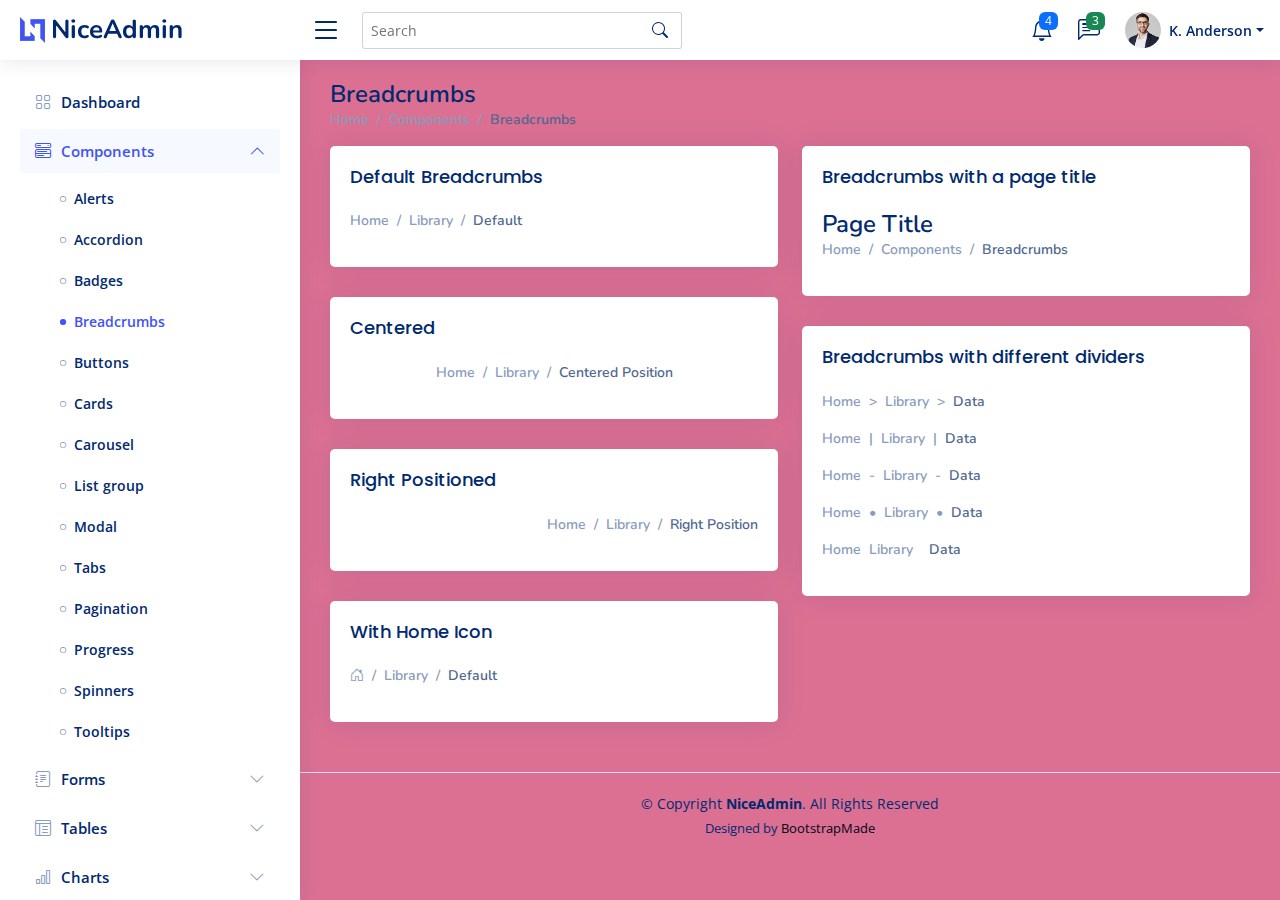
<file: mainpage/NiceAdmin/NiceAdmin/components-breadcrumbs.html>
<!DOCTYPE html>
<html lang="en">

<head>
  <meta charset="utf-8">
  <meta content="width=device-width, initial-scale=1.0" name="viewport">

  <title>Components / Breadcrumbs - NiceAdmin Bootstrap Template</title>
  <meta content="" name="description">
  <meta content="" name="keywords">

  <!-- Favicons -->
  <link href="assets/img/favicon.png" rel="icon">
  <link href="assets/img/apple-touch-icon.png" rel="apple-touch-icon">

  <!-- Google Fonts -->
  <link href="https://fonts.gstatic.com" rel="preconnect">
  <link href="https://fonts.googleapis.com/css?family=Open+Sans:300,300i,400,400i,600,600i,700,700i|Nunito:300,300i,400,400i,600,600i,700,700i|Poppins:300,300i,400,400i,500,500i,600,600i,700,700i" rel="stylesheet">

  <!-- Vendor CSS Files -->
  <link href="assets/vendor/bootstrap/css/bootstrap.min.css" rel="stylesheet">
  <link href="assets/vendor/bootstrap-icons/bootstrap-icons.css" rel="stylesheet">
  <link href="assets/vendor/boxicons/css/boxicons.min.css" rel="stylesheet">
  <link href="assets/vendor/quill/quill.snow.css" rel="stylesheet">
  <link href="assets/vendor/quill/quill.bubble.css" rel="stylesheet">
  <link href="assets/vendor/remixicon/remixicon.css" rel="stylesheet">
  <link href="assets/vendor/simple-datatables/style.css" rel="stylesheet">

  <!-- Template Main CSS File -->
  <link href="assets/css/style.css" rel="stylesheet">

  <!-- =======================================================
  * Template Name: NiceAdmin - v2.5.0
  * Template URL: https://bootstrapmade.com/nice-admin-bootstrap-admin-html-template/
  * Author: BootstrapMade.com
  * License: https://bootstrapmade.com/license/
  ======================================================== -->
</head>

<body>

  <!-- ======= Header ======= -->
  <header id="header" class="header fixed-top d-flex align-items-center">

    <div class="d-flex align-items-center justify-content-between">
      <a href="index.html" class="logo d-flex align-items-center">
        <img src="assets/img/logo.png" alt="">
        <span class="d-none d-lg-block">NiceAdmin</span>
      </a>
      <i class="bi bi-list toggle-sidebar-btn"></i>
    </div><!-- End Logo -->

    <div class="search-bar">
      <form class="search-form d-flex align-items-center" method="POST" action="#">
        <input type="text" name="query" placeholder="Search" title="Enter search keyword">
        <button type="submit" title="Search"><i class="bi bi-search"></i></button>
      </form>
    </div><!-- End Search Bar -->

    <nav class="header-nav ms-auto">
      <ul class="d-flex align-items-center">

        <li class="nav-item d-block d-lg-none">
          <a class="nav-link nav-icon search-bar-toggle " href="#">
            <i class="bi bi-search"></i>
          </a>
        </li><!-- End Search Icon-->

        <li class="nav-item dropdown">

          <a class="nav-link nav-icon" href="#" data-bs-toggle="dropdown">
            <i class="bi bi-bell"></i>
            <span class="badge bg-primary badge-number">4</span>
          </a><!-- End Notification Icon -->

          <ul class="dropdown-menu dropdown-menu-end dropdown-menu-arrow notifications">
            <li class="dropdown-header">
              You have 4 new notifications
              <a href="#"><span class="badge rounded-pill bg-primary p-2 ms-2">View all</span></a>
            </li>
            <li>
              <hr class="dropdown-divider">
            </li>

            <li class="notification-item">
              <i class="bi bi-exclamation-circle text-warning"></i>
              <div>
                <h4>Lorem Ipsum</h4>
                <p>Quae dolorem earum veritatis oditseno</p>
                <p>30 min. ago</p>
              </div>
            </li>

            <li>
              <hr class="dropdown-divider">
            </li>

            <li class="notification-item">
              <i class="bi bi-x-circle text-danger"></i>
              <div>
                <h4>Atque rerum nesciunt</h4>
                <p>Quae dolorem earum veritatis oditseno</p>
                <p>1 hr. ago</p>
              </div>
            </li>

            <li>
              <hr class="dropdown-divider">
            </li>

            <li class="notification-item">
              <i class="bi bi-check-circle text-success"></i>
              <div>
                <h4>Sit rerum fuga</h4>
                <p>Quae dolorem earum veritatis oditseno</p>
                <p>2 hrs. ago</p>
              </div>
            </li>

            <li>
              <hr class="dropdown-divider">
            </li>

            <li class="notification-item">
              <i class="bi bi-info-circle text-primary"></i>
              <div>
                <h4>Dicta reprehenderit</h4>
                <p>Quae dolorem earum veritatis oditseno</p>
                <p>4 hrs. ago</p>
              </div>
            </li>

            <li>
              <hr class="dropdown-divider">
            </li>
            <li class="dropdown-footer">
              <a href="#">Show all notifications</a>
            </li>

          </ul><!-- End Notification Dropdown Items -->

        </li><!-- End Notification Nav -->

        <li class="nav-item dropdown">

          <a class="nav-link nav-icon" href="#" data-bs-toggle="dropdown">
            <i class="bi bi-chat-left-text"></i>
            <span class="badge bg-success badge-number">3</span>
          </a><!-- End Messages Icon -->

          <ul class="dropdown-menu dropdown-menu-end dropdown-menu-arrow messages">
            <li class="dropdown-header">
              You have 3 new messages
              <a href="#"><span class="badge rounded-pill bg-primary p-2 ms-2">View all</span></a>
            </li>
            <li>
              <hr class="dropdown-divider">
            </li>

            <li class="message-item">
              <a href="#">
                <img src="assets/img/messages-1.jpg" alt="" class="rounded-circle">
                <div>
                  <h4>Maria Hudson</h4>
                  <p>Velit asperiores et ducimus soluta repudiandae labore officia est ut...</p>
                  <p>4 hrs. ago</p>
                </div>
              </a>
            </li>
            <li>
              <hr class="dropdown-divider">
            </li>

            <li class="message-item">
              <a href="#">
                <img src="assets/img/messages-2.jpg" alt="" class="rounded-circle">
                <div>
                  <h4>Anna Nelson</h4>
                  <p>Velit asperiores et ducimus soluta repudiandae labore officia est ut...</p>
                  <p>6 hrs. ago</p>
                </div>
              </a>
            </li>
            <li>
              <hr class="dropdown-divider">
            </li>

            <li class="message-item">
              <a href="#">
                <img src="assets/img/messages-3.jpg" alt="" class="rounded-circle">
                <div>
                  <h4>David Muldon</h4>
                  <p>Velit asperiores et ducimus soluta repudiandae labore officia est ut...</p>
                  <p>8 hrs. ago</p>
                </div>
              </a>
            </li>
            <li>
              <hr class="dropdown-divider">
            </li>

            <li class="dropdown-footer">
              <a href="#">Show all messages</a>
            </li>

          </ul><!-- End Messages Dropdown Items -->

        </li><!-- End Messages Nav -->

        <li class="nav-item dropdown pe-3">

          <a class="nav-link nav-profile d-flex align-items-center pe-0" href="#" data-bs-toggle="dropdown">
            <img src="assets/img/profile-img.jpg" alt="Profile" class="rounded-circle">
            <span class="d-none d-md-block dropdown-toggle ps-2">K. Anderson</span>
          </a><!-- End Profile Iamge Icon -->

          <ul class="dropdown-menu dropdown-menu-end dropdown-menu-arrow profile">
            <li class="dropdown-header">
              <h6>Kevin Anderson</h6>
              <span>Web Designer</span>
            </li>
            <li>
              <hr class="dropdown-divider">
            </li>

            <li>
              <a class="dropdown-item d-flex align-items-center" href="users-profile.html">
                <i class="bi bi-person"></i>
                <span>My Profile</span>
              </a>
            </li>
            <li>
              <hr class="dropdown-divider">
            </li>

            <li>
              <a class="dropdown-item d-flex align-items-center" href="users-profile.html">
                <i class="bi bi-gear"></i>
                <span>Account Settings</span>
              </a>
            </li>
            <li>
              <hr class="dropdown-divider">
            </li>

            <li>
              <a class="dropdown-item d-flex align-items-center" href="pages-faq.html">
                <i class="bi bi-question-circle"></i>
                <span>Need Help?</span>
              </a>
            </li>
            <li>
              <hr class="dropdown-divider">
            </li>

            <li>
              <a class="dropdown-item d-flex align-items-center" href="#">
                <i class="bi bi-box-arrow-right"></i>
                <span>Sign Out</span>
              </a>
            </li>

          </ul><!-- End Profile Dropdown Items -->
        </li><!-- End Profile Nav -->

      </ul>
    </nav><!-- End Icons Navigation -->

  </header><!-- End Header -->

  <!-- ======= Sidebar ======= -->
  <aside id="sidebar" class="sidebar">

    <ul class="sidebar-nav" id="sidebar-nav">

      <li class="nav-item">
        <a class="nav-link collapsed" href="index.html">
          <i class="bi bi-grid"></i>
          <span>Dashboard</span>
        </a>
      </li><!-- End Dashboard Nav -->

      <li class="nav-item">
        <a class="nav-link " data-bs-target="#components-nav" data-bs-toggle="collapse" href="#">
          <i class="bi bi-menu-button-wide"></i><span>Components</span><i class="bi bi-chevron-down ms-auto"></i>
        </a>
        <ul id="components-nav" class="nav-content collapse show" data-bs-parent="#sidebar-nav">
          <li>
            <a href="components-alerts.html">
              <i class="bi bi-circle"></i><span>Alerts</span>
            </a>
          </li>
          <li>
            <a href="components-accordion.html">
              <i class="bi bi-circle"></i><span>Accordion</span>
            </a>
          </li>
          <li>
            <a href="components-badges.html">
              <i class="bi bi-circle"></i><span>Badges</span>
            </a>
          </li>
          <li>
            <a href="components-breadcrumbs.html" class="active">
              <i class="bi bi-circle"></i><span>Breadcrumbs</span>
            </a>
          </li>
          <li>
            <a href="components-buttons.html">
              <i class="bi bi-circle"></i><span>Buttons</span>
            </a>
          </li>
          <li>
            <a href="components-cards.html">
              <i class="bi bi-circle"></i><span>Cards</span>
            </a>
          </li>
          <li>
            <a href="components-carousel.html">
              <i class="bi bi-circle"></i><span>Carousel</span>
            </a>
          </li>
          <li>
            <a href="components-list-group.html">
              <i class="bi bi-circle"></i><span>List group</span>
            </a>
          </li>
          <li>
            <a href="components-modal.html">
              <i class="bi bi-circle"></i><span>Modal</span>
            </a>
          </li>
          <li>
            <a href="components-tabs.html">
              <i class="bi bi-circle"></i><span>Tabs</span>
            </a>
          </li>
          <li>
            <a href="components-pagination.html">
              <i class="bi bi-circle"></i><span>Pagination</span>
            </a>
          </li>
          <li>
            <a href="components-progress.html">
              <i class="bi bi-circle"></i><span>Progress</span>
            </a>
          </li>
          <li>
            <a href="components-spinners.html">
              <i class="bi bi-circle"></i><span>Spinners</span>
            </a>
          </li>
          <li>
            <a href="components-tooltips.html">
              <i class="bi bi-circle"></i><span>Tooltips</span>
            </a>
          </li>
        </ul>
      </li><!-- End Components Nav -->

      <li class="nav-item">
        <a class="nav-link collapsed" data-bs-target="#forms-nav" data-bs-toggle="collapse" href="#">
          <i class="bi bi-journal-text"></i><span>Forms</span><i class="bi bi-chevron-down ms-auto"></i>
        </a>
        <ul id="forms-nav" class="nav-content collapse " data-bs-parent="#sidebar-nav">
          <li>
            <a href="forms-elements.html">
              <i class="bi bi-circle"></i><span>Form Elements</span>
            </a>
          </li>
          <li>
            <a href="forms-layouts.html">
              <i class="bi bi-circle"></i><span>Form Layouts</span>
            </a>
          </li>
          <li>
            <a href="forms-editors.html">
              <i class="bi bi-circle"></i><span>Form Editors</span>
            </a>
          </li>
          <li>
            <a href="forms-validation.html">
              <i class="bi bi-circle"></i><span>Form Validation</span>
            </a>
          </li>
        </ul>
      </li><!-- End Forms Nav -->

      <li class="nav-item">
        <a class="nav-link collapsed" data-bs-target="#tables-nav" data-bs-toggle="collapse" href="#">
          <i class="bi bi-layout-text-window-reverse"></i><span>Tables</span><i class="bi bi-chevron-down ms-auto"></i>
        </a>
        <ul id="tables-nav" class="nav-content collapse " data-bs-parent="#sidebar-nav">
          <li>
            <a href="tables-general.html">
              <i class="bi bi-circle"></i><span>General Tables</span>
            </a>
          </li>
          <li>
            <a href="tables-data.html">
              <i class="bi bi-circle"></i><span>Data Tables</span>
            </a>
          </li>
        </ul>
      </li><!-- End Tables Nav -->

      <li class="nav-item">
        <a class="nav-link collapsed" data-bs-target="#charts-nav" data-bs-toggle="collapse" href="#">
          <i class="bi bi-bar-chart"></i><span>Charts</span><i class="bi bi-chevron-down ms-auto"></i>
        </a>
        <ul id="charts-nav" class="nav-content collapse " data-bs-parent="#sidebar-nav">
          <li>
            <a href="charts-chartjs.html">
              <i class="bi bi-circle"></i><span>Chart.js</span>
            </a>
          </li>
          <li>
            <a href="charts-apexcharts.html">
              <i class="bi bi-circle"></i><span>ApexCharts</span>
            </a>
          </li>
          <li>
            <a href="charts-echarts.html">
              <i class="bi bi-circle"></i><span>ECharts</span>
            </a>
          </li>
        </ul>
      </li><!-- End Charts Nav -->

      <li class="nav-item">
        <a class="nav-link collapsed" data-bs-target="#icons-nav" data-bs-toggle="collapse" href="#">
          <i class="bi bi-gem"></i><span>Icons</span><i class="bi bi-chevron-down ms-auto"></i>
        </a>
        <ul id="icons-nav" class="nav-content collapse " data-bs-parent="#sidebar-nav">
          <li>
            <a href="icons-bootstrap.html">
              <i class="bi bi-circle"></i><span>Bootstrap Icons</span>
            </a>
          </li>
          <li>
            <a href="icons-remix.html">
              <i class="bi bi-circle"></i><span>Remix Icons</span>
            </a>
          </li>
          <li>
            <a href="icons-boxicons.html">
              <i class="bi bi-circle"></i><span>Boxicons</span>
            </a>
          </li>
        </ul>
      </li><!-- End Icons Nav -->

      <li class="nav-heading">Pages</li>

      <li class="nav-item">
        <a class="nav-link collapsed" href="users-profile.html">
          <i class="bi bi-person"></i>
          <span>Profile</span>
        </a>
      </li><!-- End Profile Page Nav -->

      <li class="nav-item">
        <a class="nav-link collapsed" href="pages-faq.html">
          <i class="bi bi-question-circle"></i>
          <span>F.A.Q</span>
        </a>
      </li><!-- End F.A.Q Page Nav -->

      <li class="nav-item">
        <a class="nav-link collapsed" href="pages-contact.html">
          <i class="bi bi-envelope"></i>
          <span>Contact</span>
        </a>
      </li><!-- End Contact Page Nav -->

      <li class="nav-item">
        <a class="nav-link collapsed" href="pages-register.html">
          <i class="bi bi-card-list"></i>
          <span>Register</span>
        </a>
      </li><!-- End Register Page Nav -->

      <li class="nav-item">
        <a class="nav-link collapsed" href="pages-login.html">
          <i class="bi bi-box-arrow-in-right"></i>
          <span>Login</span>
        </a>
      </li><!-- End Login Page Nav -->

      <li class="nav-item">
        <a class="nav-link collapsed" href="pages-error-404.html">
          <i class="bi bi-dash-circle"></i>
          <span>Error 404</span>
        </a>
      </li><!-- End Error 404 Page Nav -->

      <li class="nav-item">
        <a class="nav-link collapsed" href="pages-blank.html">
          <i class="bi bi-file-earmark"></i>
          <span>Blank</span>
        </a>
      </li><!-- End Blank Page Nav -->

    </ul>

  </aside><!-- End Sidebar-->

  <main id="main" class="main">

    <div class="pagetitle">
      <h1>Breadcrumbs</h1>
      <nav>
        <ol class="breadcrumb">
          <li class="breadcrumb-item"><a href="index.html">Home</a></li>
          <li class="breadcrumb-item">Components</li>
          <li class="breadcrumb-item active">Breadcrumbs</li>
        </ol>
      </nav>
    </div><!-- End Page Title -->

    <section class="section">
      <div class="row">
        <div class="col-lg-6">

          <div class="card">
            <div class="card-body">
              <h5 class="card-title">Default Breadcrumbs</h5>

              <nav>
                <ol class="breadcrumb">
                  <li class="breadcrumb-item"><a href="index.html">Home</a></li>
                  <li class="breadcrumb-item"><a href="#">Library</a></li>
                  <li class="breadcrumb-item active">Default</li>
                </ol>
              </nav>
            </div>
          </div>

          <div class="card">
            <div class="card-body">
              <h5 class="card-title">Centered</h5>

              <nav class="d-flex justify-content-center">
                <ol class="breadcrumb">
                  <li class="breadcrumb-item"><a href="index.html">Home</a></li>
                  <li class="breadcrumb-item"><a href="#">Library</a></li>
                  <li class="breadcrumb-item active">Centered Position</li>
                </ol>
              </nav>
            </div>
          </div>

          <div class="card">
            <div class="card-body">
              <h5 class="card-title">Right Positioned</h5>

              <nav class="d-flex justify-content-end">
                <ol class="breadcrumb">
                  <li class="breadcrumb-item"><a href="index.html">Home</a></li>
                  <li class="breadcrumb-item"><a href="#">Library</a></li>
                  <li class="breadcrumb-item active">Right Position</li>
                </ol>
              </nav>
            </div>
          </div>

          <div class="card">
            <div class="card-body">
              <h5 class="card-title">With Home Icon</h5>

              <nav>
                <ol class="breadcrumb">
                  <li class="breadcrumb-item"><a href="index.html"><i class="bi bi-house-door"></i></a></li>
                  <li class="breadcrumb-item"><a href="#">Library</a></li>
                  <li class="breadcrumb-item active">Default</li>
                </ol>
              </nav>
            </div>
          </div>

        </div>

        <div class="col-lg-6">

          <div class="card">
            <div class="card-body">
              <h5 class="card-title">Breadcrumbs with a page title</h5>

              <div class="pagetitle">
                <h1>Page Title</h1>
                <nav>
                  <ol class="breadcrumb">
                    <li class="breadcrumb-item"><a href="index.html">Home</a></li>
                    <li class="breadcrumb-item">Components</li>
                    <li class="breadcrumb-item active">Breadcrumbs</li>
                  </ol>
                </nav>
              </div><!-- End Breadcrumbs with a page title -->

            </div>
          </div>

          <div class="card">
            <div class="card-body">
              <h5 class="card-title">Breadcrumbs with different dividers</h5>

              <nav style="--bs-breadcrumb-divider: '>';">
                <ol class="breadcrumb">
                  <li class="breadcrumb-item"><a href="index.html">Home</a></li>
                  <li class="breadcrumb-item"><a href="#">Library</a></li>
                  <li class="breadcrumb-item active">Data</li>
                </ol>
              </nav>

              <nav style="--bs-breadcrumb-divider: '|';">
                <ol class="breadcrumb">
                  <li class="breadcrumb-item"><a href="index.html">Home</a></li>
                  <li class="breadcrumb-item"><a href="#">Library</a></li>
                  <li class="breadcrumb-item active">Data</li>
                </ol>
              </nav>

              <nav style="--bs-breadcrumb-divider: '-';">
                <ol class="breadcrumb">
                  <li class="breadcrumb-item"><a href="index.html">Home</a></li>
                  <li class="breadcrumb-item"><a href="#">Library</a></li>
                  <li class="breadcrumb-item active">Data</li>
                </ol>
              </nav>

              <nav style="--bs-breadcrumb-divider: '•';">
                <ol class="breadcrumb">
                  <li class="breadcrumb-item"><a href="index.html">Home</a></li>
                  <li class="breadcrumb-item"><a href="#">Library</a></li>
                  <li class="breadcrumb-item active">Data</li>
                </ol>
              </nav>

              <nav style="--bs-breadcrumb-divider: '';">
                <ol class="breadcrumb">
                  <li class="breadcrumb-item"><a href="index.html">Home</a></li>
                  <li class="breadcrumb-item"><a href="#">Library</a></li>
                  <li class="breadcrumb-item active">Data</li>
                </ol>
              </nav>

            </div>
          </div>

        </div>
      </div>
    </section>

  </main><!-- End #main -->

  <!-- ======= Footer ======= -->
  <footer id="footer" class="footer">
    <div class="copyright">
      &copy; Copyright <strong><span>NiceAdmin</span></strong>. All Rights Reserved
    </div>
    <div class="credits">
      <!-- All the links in the footer should remain intact. -->
      <!-- You can delete the links only if you purchased the pro version. -->
      <!-- Licensing information: https://bootstrapmade.com/license/ -->
      <!-- Purchase the pro version with working PHP/AJAX contact form: https://bootstrapmade.com/nice-admin-bootstrap-admin-html-template/ -->
      Designed by <a href="https://bootstrapmade.com/">BootstrapMade</a>
    </div>
  </footer><!-- End Footer -->

  <a href="#" class="back-to-top d-flex align-items-center justify-content-center"><i class="bi bi-arrow-up-short"></i></a>

  <!-- Vendor JS Files -->
  <script src="assets/vendor/apexcharts/apexcharts.min.js"></script>
  <script src="assets/vendor/bootstrap/js/bootstrap.bundle.min.js"></script>
  <script src="assets/vendor/chart.js/chart.umd.js"></script>
  <script src="assets/vendor/echarts/echarts.min.js"></script>
  <script src="assets/vendor/quill/quill.min.js"></script>
  <script src="assets/vendor/simple-datatables/simple-datatables.js"></script>
  <script src="assets/vendor/tinymce/tinymce.min.js"></script>
  <script src="assets/vendor/php-email-form/validate.js"></script>

  <!-- Template Main JS File -->
  <script src="assets/js/main.js"></script>

</body>

</html>
</file>
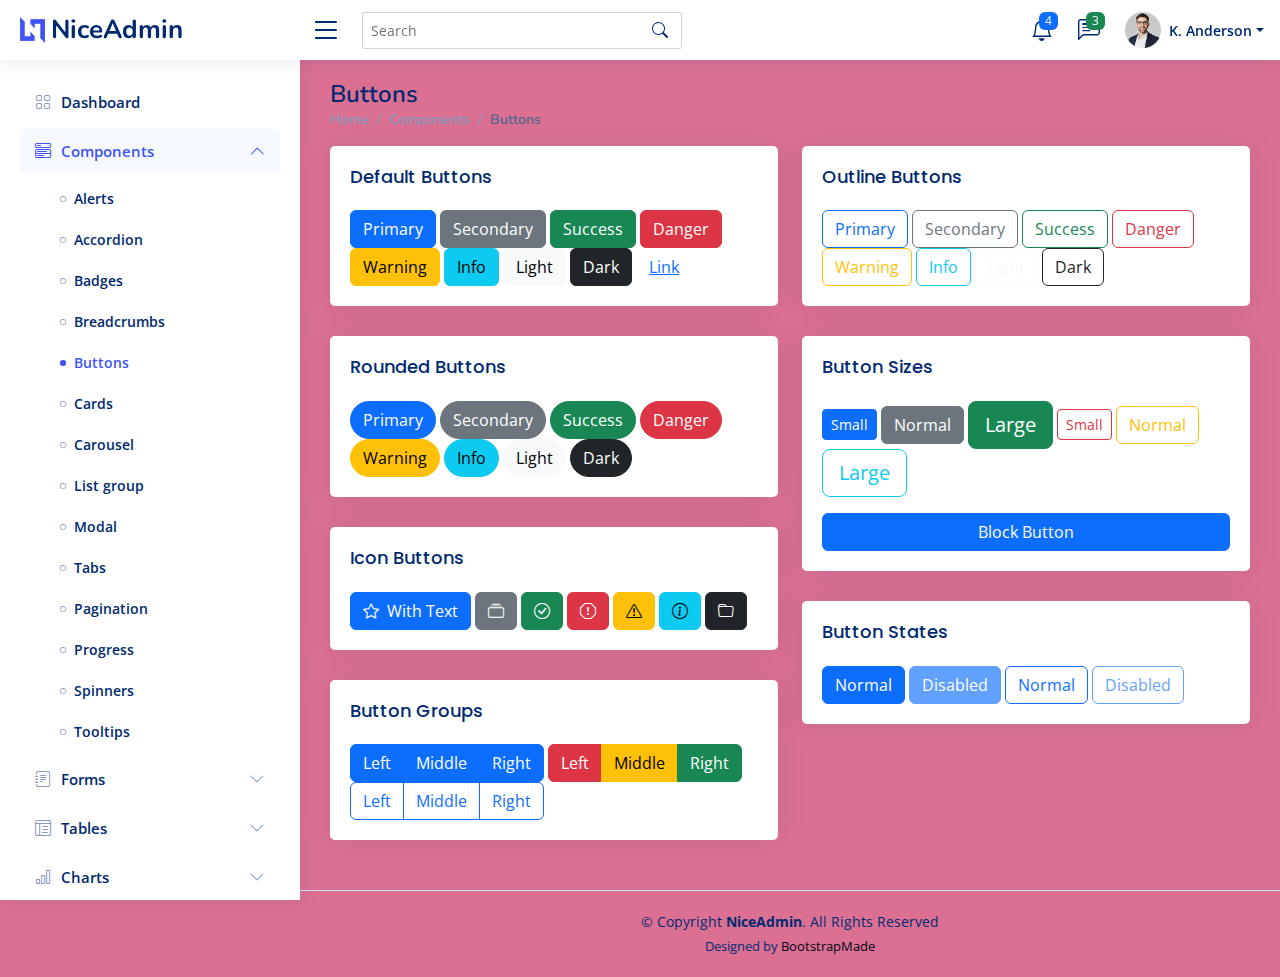
<file: mainpage/NiceAdmin/NiceAdmin/components-buttons.html>
<!DOCTYPE html>
<html lang="en">

<head>
  <meta charset="utf-8">
  <meta content="width=device-width, initial-scale=1.0" name="viewport">

  <title>Components / Buttons - NiceAdmin Bootstrap Template</title>
  <meta content="" name="description">
  <meta content="" name="keywords">

  <!-- Favicons -->
  <link href="assets/img/favicon.png" rel="icon">
  <link href="assets/img/apple-touch-icon.png" rel="apple-touch-icon">

  <!-- Google Fonts -->
  <link href="https://fonts.gstatic.com" rel="preconnect">
  <link href="https://fonts.googleapis.com/css?family=Open+Sans:300,300i,400,400i,600,600i,700,700i|Nunito:300,300i,400,400i,600,600i,700,700i|Poppins:300,300i,400,400i,500,500i,600,600i,700,700i" rel="stylesheet">

  <!-- Vendor CSS Files -->
  <link href="assets/vendor/bootstrap/css/bootstrap.min.css" rel="stylesheet">
  <link href="assets/vendor/bootstrap-icons/bootstrap-icons.css" rel="stylesheet">
  <link href="assets/vendor/boxicons/css/boxicons.min.css" rel="stylesheet">
  <link href="assets/vendor/quill/quill.snow.css" rel="stylesheet">
  <link href="assets/vendor/quill/quill.bubble.css" rel="stylesheet">
  <link href="assets/vendor/remixicon/remixicon.css" rel="stylesheet">
  <link href="assets/vendor/simple-datatables/style.css" rel="stylesheet">

  <!-- Template Main CSS File -->
  <link href="assets/css/style.css" rel="stylesheet">

  <!-- =======================================================
  * Template Name: NiceAdmin - v2.5.0
  * Template URL: https://bootstrapmade.com/nice-admin-bootstrap-admin-html-template/
  * Author: BootstrapMade.com
  * License: https://bootstrapmade.com/license/
  ======================================================== -->
</head>

<body>

  <!-- ======= Header ======= -->
  <header id="header" class="header fixed-top d-flex align-items-center">

    <div class="d-flex align-items-center justify-content-between">
      <a href="index.html" class="logo d-flex align-items-center">
        <img src="assets/img/logo.png" alt="">
        <span class="d-none d-lg-block">NiceAdmin</span>
      </a>
      <i class="bi bi-list toggle-sidebar-btn"></i>
    </div><!-- End Logo -->

    <div class="search-bar">
      <form class="search-form d-flex align-items-center" method="POST" action="#">
        <input type="text" name="query" placeholder="Search" title="Enter search keyword">
        <button type="submit" title="Search"><i class="bi bi-search"></i></button>
      </form>
    </div><!-- End Search Bar -->

    <nav class="header-nav ms-auto">
      <ul class="d-flex align-items-center">

        <li class="nav-item d-block d-lg-none">
          <a class="nav-link nav-icon search-bar-toggle " href="#">
            <i class="bi bi-search"></i>
          </a>
        </li><!-- End Search Icon-->

        <li class="nav-item dropdown">

          <a class="nav-link nav-icon" href="#" data-bs-toggle="dropdown">
            <i class="bi bi-bell"></i>
            <span class="badge bg-primary badge-number">4</span>
          </a><!-- End Notification Icon -->

          <ul class="dropdown-menu dropdown-menu-end dropdown-menu-arrow notifications">
            <li class="dropdown-header">
              You have 4 new notifications
              <a href="#"><span class="badge rounded-pill bg-primary p-2 ms-2">View all</span></a>
            </li>
            <li>
              <hr class="dropdown-divider">
            </li>

            <li class="notification-item">
              <i class="bi bi-exclamation-circle text-warning"></i>
              <div>
                <h4>Lorem Ipsum</h4>
                <p>Quae dolorem earum veritatis oditseno</p>
                <p>30 min. ago</p>
              </div>
            </li>

            <li>
              <hr class="dropdown-divider">
            </li>

            <li class="notification-item">
              <i class="bi bi-x-circle text-danger"></i>
              <div>
                <h4>Atque rerum nesciunt</h4>
                <p>Quae dolorem earum veritatis oditseno</p>
                <p>1 hr. ago</p>
              </div>
            </li>

            <li>
              <hr class="dropdown-divider">
            </li>

            <li class="notification-item">
              <i class="bi bi-check-circle text-success"></i>
              <div>
                <h4>Sit rerum fuga</h4>
                <p>Quae dolorem earum veritatis oditseno</p>
                <p>2 hrs. ago</p>
              </div>
            </li>

            <li>
              <hr class="dropdown-divider">
            </li>

            <li class="notification-item">
              <i class="bi bi-info-circle text-primary"></i>
              <div>
                <h4>Dicta reprehenderit</h4>
                <p>Quae dolorem earum veritatis oditseno</p>
                <p>4 hrs. ago</p>
              </div>
            </li>

            <li>
              <hr class="dropdown-divider">
            </li>
            <li class="dropdown-footer">
              <a href="#">Show all notifications</a>
            </li>

          </ul><!-- End Notification Dropdown Items -->

        </li><!-- End Notification Nav -->

        <li class="nav-item dropdown">

          <a class="nav-link nav-icon" href="#" data-bs-toggle="dropdown">
            <i class="bi bi-chat-left-text"></i>
            <span class="badge bg-success badge-number">3</span>
          </a><!-- End Messages Icon -->

          <ul class="dropdown-menu dropdown-menu-end dropdown-menu-arrow messages">
            <li class="dropdown-header">
              You have 3 new messages
              <a href="#"><span class="badge rounded-pill bg-primary p-2 ms-2">View all</span></a>
            </li>
            <li>
              <hr class="dropdown-divider">
            </li>

            <li class="message-item">
              <a href="#">
                <img src="assets/img/messages-1.jpg" alt="" class="rounded-circle">
                <div>
                  <h4>Maria Hudson</h4>
                  <p>Velit asperiores et ducimus soluta repudiandae labore officia est ut...</p>
                  <p>4 hrs. ago</p>
                </div>
              </a>
            </li>
            <li>
              <hr class="dropdown-divider">
            </li>

            <li class="message-item">
              <a href="#">
                <img src="assets/img/messages-2.jpg" alt="" class="rounded-circle">
                <div>
                  <h4>Anna Nelson</h4>
                  <p>Velit asperiores et ducimus soluta repudiandae labore officia est ut...</p>
                  <p>6 hrs. ago</p>
                </div>
              </a>
            </li>
            <li>
              <hr class="dropdown-divider">
            </li>

            <li class="message-item">
              <a href="#">
                <img src="assets/img/messages-3.jpg" alt="" class="rounded-circle">
                <div>
                  <h4>David Muldon</h4>
                  <p>Velit asperiores et ducimus soluta repudiandae labore officia est ut...</p>
                  <p>8 hrs. ago</p>
                </div>
              </a>
            </li>
            <li>
              <hr class="dropdown-divider">
            </li>

            <li class="dropdown-footer">
              <a href="#">Show all messages</a>
            </li>

          </ul><!-- End Messages Dropdown Items -->

        </li><!-- End Messages Nav -->

        <li class="nav-item dropdown pe-3">

          <a class="nav-link nav-profile d-flex align-items-center pe-0" href="#" data-bs-toggle="dropdown">
            <img src="assets/img/profile-img.jpg" alt="Profile" class="rounded-circle">
            <span class="d-none d-md-block dropdown-toggle ps-2">K. Anderson</span>
          </a><!-- End Profile Iamge Icon -->

          <ul class="dropdown-menu dropdown-menu-end dropdown-menu-arrow profile">
            <li class="dropdown-header">
              <h6>Kevin Anderson</h6>
              <span>Web Designer</span>
            </li>
            <li>
              <hr class="dropdown-divider">
            </li>

            <li>
              <a class="dropdown-item d-flex align-items-center" href="users-profile.html">
                <i class="bi bi-person"></i>
                <span>My Profile</span>
              </a>
            </li>
            <li>
              <hr class="dropdown-divider">
            </li>

            <li>
              <a class="dropdown-item d-flex align-items-center" href="users-profile.html">
                <i class="bi bi-gear"></i>
                <span>Account Settings</span>
              </a>
            </li>
            <li>
              <hr class="dropdown-divider">
            </li>

            <li>
              <a class="dropdown-item d-flex align-items-center" href="pages-faq.html">
                <i class="bi bi-question-circle"></i>
                <span>Need Help?</span>
              </a>
            </li>
            <li>
              <hr class="dropdown-divider">
            </li>

            <li>
              <a class="dropdown-item d-flex align-items-center" href="#">
                <i class="bi bi-box-arrow-right"></i>
                <span>Sign Out</span>
              </a>
            </li>

          </ul><!-- End Profile Dropdown Items -->
        </li><!-- End Profile Nav -->

      </ul>
    </nav><!-- End Icons Navigation -->

  </header><!-- End Header -->

  <!-- ======= Sidebar ======= -->
  <aside id="sidebar" class="sidebar">

    <ul class="sidebar-nav" id="sidebar-nav">

      <li class="nav-item">
        <a class="nav-link collapsed" href="index.html">
          <i class="bi bi-grid"></i>
          <span>Dashboard</span>
        </a>
      </li><!-- End Dashboard Nav -->

      <li class="nav-item">
        <a class="nav-link " data-bs-target="#components-nav" data-bs-toggle="collapse" href="#">
          <i class="bi bi-menu-button-wide"></i><span>Components</span><i class="bi bi-chevron-down ms-auto"></i>
        </a>
        <ul id="components-nav" class="nav-content collapse show" data-bs-parent="#sidebar-nav">
          <li>
            <a href="components-alerts.html">
              <i class="bi bi-circle"></i><span>Alerts</span>
            </a>
          </li>
          <li>
            <a href="components-accordion.html">
              <i class="bi bi-circle"></i><span>Accordion</span>
            </a>
          </li>
          <li>
            <a href="components-badges.html">
              <i class="bi bi-circle"></i><span>Badges</span>
            </a>
          </li>
          <li>
            <a href="components-breadcrumbs.html">
              <i class="bi bi-circle"></i><span>Breadcrumbs</span>
            </a>
          </li>
          <li>
            <a href="components-buttons.html" class="active">
              <i class="bi bi-circle"></i><span>Buttons</span>
            </a>
          </li>
          <li>
            <a href="components-cards.html">
              <i class="bi bi-circle"></i><span>Cards</span>
            </a>
          </li>
          <li>
            <a href="components-carousel.html">
              <i class="bi bi-circle"></i><span>Carousel</span>
            </a>
          </li>
          <li>
            <a href="components-list-group.html">
              <i class="bi bi-circle"></i><span>List group</span>
            </a>
          </li>
          <li>
            <a href="components-modal.html">
              <i class="bi bi-circle"></i><span>Modal</span>
            </a>
          </li>
          <li>
            <a href="components-tabs.html">
              <i class="bi bi-circle"></i><span>Tabs</span>
            </a>
          </li>
          <li>
            <a href="components-pagination.html">
              <i class="bi bi-circle"></i><span>Pagination</span>
            </a>
          </li>
          <li>
            <a href="components-progress.html">
              <i class="bi bi-circle"></i><span>Progress</span>
            </a>
          </li>
          <li>
            <a href="components-spinners.html">
              <i class="bi bi-circle"></i><span>Spinners</span>
            </a>
          </li>
          <li>
            <a href="components-tooltips.html">
              <i class="bi bi-circle"></i><span>Tooltips</span>
            </a>
          </li>
        </ul>
      </li><!-- End Components Nav -->

      <li class="nav-item">
        <a class="nav-link collapsed" data-bs-target="#forms-nav" data-bs-toggle="collapse" href="#">
          <i class="bi bi-journal-text"></i><span>Forms</span><i class="bi bi-chevron-down ms-auto"></i>
        </a>
        <ul id="forms-nav" class="nav-content collapse " data-bs-parent="#sidebar-nav">
          <li>
            <a href="forms-elements.html">
              <i class="bi bi-circle"></i><span>Form Elements</span>
            </a>
          </li>
          <li>
            <a href="forms-layouts.html">
              <i class="bi bi-circle"></i><span>Form Layouts</span>
            </a>
          </li>
          <li>
            <a href="forms-editors.html">
              <i class="bi bi-circle"></i><span>Form Editors</span>
            </a>
          </li>
          <li>
            <a href="forms-validation.html">
              <i class="bi bi-circle"></i><span>Form Validation</span>
            </a>
          </li>
        </ul>
      </li><!-- End Forms Nav -->

      <li class="nav-item">
        <a class="nav-link collapsed" data-bs-target="#tables-nav" data-bs-toggle="collapse" href="#">
          <i class="bi bi-layout-text-window-reverse"></i><span>Tables</span><i class="bi bi-chevron-down ms-auto"></i>
        </a>
        <ul id="tables-nav" class="nav-content collapse " data-bs-parent="#sidebar-nav">
          <li>
            <a href="tables-general.html">
              <i class="bi bi-circle"></i><span>General Tables</span>
            </a>
          </li>
          <li>
            <a href="tables-data.html">
              <i class="bi bi-circle"></i><span>Data Tables</span>
            </a>
          </li>
        </ul>
      </li><!-- End Tables Nav -->

      <li class="nav-item">
        <a class="nav-link collapsed" data-bs-target="#charts-nav" data-bs-toggle="collapse" href="#">
          <i class="bi bi-bar-chart"></i><span>Charts</span><i class="bi bi-chevron-down ms-auto"></i>
        </a>
        <ul id="charts-nav" class="nav-content collapse " data-bs-parent="#sidebar-nav">
          <li>
            <a href="charts-chartjs.html">
              <i class="bi bi-circle"></i><span>Chart.js</span>
            </a>
          </li>
          <li>
            <a href="charts-apexcharts.html">
              <i class="bi bi-circle"></i><span>ApexCharts</span>
            </a>
          </li>
          <li>
            <a href="charts-echarts.html">
              <i class="bi bi-circle"></i><span>ECharts</span>
            </a>
          </li>
        </ul>
      </li><!-- End Charts Nav -->

      <li class="nav-item">
        <a class="nav-link collapsed" data-bs-target="#icons-nav" data-bs-toggle="collapse" href="#">
          <i class="bi bi-gem"></i><span>Icons</span><i class="bi bi-chevron-down ms-auto"></i>
        </a>
        <ul id="icons-nav" class="nav-content collapse " data-bs-parent="#sidebar-nav">
          <li>
            <a href="icons-bootstrap.html">
              <i class="bi bi-circle"></i><span>Bootstrap Icons</span>
            </a>
          </li>
          <li>
            <a href="icons-remix.html">
              <i class="bi bi-circle"></i><span>Remix Icons</span>
            </a>
          </li>
          <li>
            <a href="icons-boxicons.html">
              <i class="bi bi-circle"></i><span>Boxicons</span>
            </a>
          </li>
        </ul>
      </li><!-- End Icons Nav -->

      <li class="nav-heading">Pages</li>

      <li class="nav-item">
        <a class="nav-link collapsed" href="users-profile.html">
          <i class="bi bi-person"></i>
          <span>Profile</span>
        </a>
      </li><!-- End Profile Page Nav -->

      <li class="nav-item">
        <a class="nav-link collapsed" href="pages-faq.html">
          <i class="bi bi-question-circle"></i>
          <span>F.A.Q</span>
        </a>
      </li><!-- End F.A.Q Page Nav -->

      <li class="nav-item">
        <a class="nav-link collapsed" href="pages-contact.html">
          <i class="bi bi-envelope"></i>
          <span>Contact</span>
        </a>
      </li><!-- End Contact Page Nav -->

      <li class="nav-item">
        <a class="nav-link collapsed" href="pages-register.html">
          <i class="bi bi-card-list"></i>
          <span>Register</span>
        </a>
      </li><!-- End Register Page Nav -->

      <li class="nav-item">
        <a class="nav-link collapsed" href="pages-login.html">
          <i class="bi bi-box-arrow-in-right"></i>
          <span>Login</span>
        </a>
      </li><!-- End Login Page Nav -->

      <li class="nav-item">
        <a class="nav-link collapsed" href="pages-error-404.html">
          <i class="bi bi-dash-circle"></i>
          <span>Error 404</span>
        </a>
      </li><!-- End Error 404 Page Nav -->

      <li class="nav-item">
        <a class="nav-link collapsed" href="pages-blank.html">
          <i class="bi bi-file-earmark"></i>
          <span>Blank</span>
        </a>
      </li><!-- End Blank Page Nav -->

    </ul>

  </aside><!-- End Sidebar-->

  <main id="main" class="main">

    <div class="pagetitle">
      <h1>Buttons</h1>
      <nav>
        <ol class="breadcrumb">
          <li class="breadcrumb-item"><a href="index.html">Home</a></li>
          <li class="breadcrumb-item">Components</li>
          <li class="breadcrumb-item active">Buttons</li>
        </ol>
      </nav>
    </div><!-- End Page Title -->

    <section class="section">
      <div class="row">
        <div class="col-lg-6">

          <div class="card">
            <div class="card-body">
              <h5 class="card-title">Default Buttons</h5>

              <button type="button" class="btn btn-primary">Primary</button>
              <button type="button" class="btn btn-secondary">Secondary</button>
              <button type="button" class="btn btn-success">Success</button>
              <button type="button" class="btn btn-danger">Danger</button>
              <button type="button" class="btn btn-warning">Warning</button>
              <button type="button" class="btn btn-info">Info</button>
              <button type="button" class="btn btn-light">Light</button>
              <button type="button" class="btn btn-dark">Dark</button>
              <button type="button" class="btn btn-link">Link</button>
            </div>
          </div>

          <div class="card">
            <div class="card-body">
              <h5 class="card-title">Rounded Buttons</h5>

              <button type="button" class="btn btn-primary rounded-pill">Primary</button>
              <button type="button" class="btn btn-secondary rounded-pill">Secondary</button>
              <button type="button" class="btn btn-success rounded-pill">Success</button>
              <button type="button" class="btn btn-danger rounded-pill">Danger</button>
              <button type="button" class="btn btn-warning rounded-pill">Warning</button>
              <button type="button" class="btn btn-info rounded-pill">Info</button>
              <button type="button" class="btn btn-light rounded-pill">Light</button>
              <button type="button" class="btn btn-dark rounded-pill">Dark</button>
            </div>
          </div>

          <div class="card">
            <div class="card-body">
              <h5 class="card-title">Icon Buttons</h5>

              <button type="button" class="btn btn-primary"><i class="bi bi-star me-1"></i> With Text</button>
              <button type="button" class="btn btn-secondary"><i class="bi bi-collection"></i></button>
              <button type="button" class="btn btn-success"><i class="bi bi-check-circle"></i></button>
              <button type="button" class="btn btn-danger"><i class="bi bi-exclamation-octagon"></i></button>
              <button type="button" class="btn btn-warning"><i class="bi bi-exclamation-triangle"></i></button>
              <button type="button" class="btn btn-info"><i class="bi bi-info-circle"></i></button>
              <button type="button" class="btn btn-dark"><i class="bi bi-folder"></i></button>
            </div>
          </div>

          <div class="card">
            <div class="card-body">
              <h5 class="card-title">Button Groups</h5>

              <div class="btn-group" role="group" aria-label="Basic example">
                <button type="button" class="btn btn-primary">Left</button>
                <button type="button" class="btn btn-primary">Middle</button>
                <button type="button" class="btn btn-primary">Right</button>
              </div>

              <div class="btn-group" role="group" aria-label="Basic mixed styles example">
                <button type="button" class="btn btn-danger">Left</button>
                <button type="button" class="btn btn-warning">Middle</button>
                <button type="button" class="btn btn-success">Right</button>
              </div>

              <div class="btn-group" role="group" aria-label="Basic outlined example">
                <button type="button" class="btn btn-outline-primary">Left</button>
                <button type="button" class="btn btn-outline-primary">Middle</button>
                <button type="button" class="btn btn-outline-primary">Right</button>
              </div>

            </div>
          </div>

        </div>

        <div class="col-lg-6">

          <div class="card">
            <div class="card-body">
              <h5 class="card-title">Outline Buttons</h5>

              <button type="button" class="btn btn-outline-primary">Primary</button>
              <button type="button" class="btn btn-outline-secondary">Secondary</button>
              <button type="button" class="btn btn-outline-success">Success</button>
              <button type="button" class="btn btn-outline-danger">Danger</button>
              <button type="button" class="btn btn-outline-warning">Warning</button>
              <button type="button" class="btn btn-outline-info">Info</button>
              <button type="button" class="btn btn-outline-light">Light</button>
              <button type="button" class="btn btn-outline-dark">Dark</button>
            </div>
          </div>

          <div class="card">
            <div class="card-body">
              <h5 class="card-title">Button Sizes</h5>

              <button type="button" class="btn btn-primary btn-sm">Small</button>
              <button type="button" class="btn btn-secondary">Normal</button>
              <button type="button" class="btn btn-success btn-lg">Large</button>

              <button type="button" class="btn btn-outline-danger btn-sm">Small</button>
              <button type="button" class="btn btn-outline-warning">Normal</button>
              <button type="button" class="btn btn-outline-info btn-lg">Large</button>

              <div class="d-grid gap-2 mt-3">
                <button class="btn btn-primary" type="button">Block Button</button>
              </div>

            </div>
          </div>

          <div class="card">
            <div class="card-body">
              <h5 class="card-title">Button States</h5>

              <button type="button" class="btn btn-primary">Normal</button>
              <button type="button" class="btn btn-primary" disabled>Disabled</button>
              <button type="button" class="btn btn-outline-primary">Normal</button>
              <button type="button" class="btn btn-outline-primary" disabled>Disabled</button>
            </div>
          </div>

        </div>
      </div>
    </section>

  </main><!-- End #main -->

  <!-- ======= Footer ======= -->
  <footer id="footer" class="footer">
    <div class="copyright">
      &copy; Copyright <strong><span>NiceAdmin</span></strong>. All Rights Reserved
    </div>
    <div class="credits">
      <!-- All the links in the footer should remain intact. -->
      <!-- You can delete the links only if you purchased the pro version. -->
      <!-- Licensing information: https://bootstrapmade.com/license/ -->
      <!-- Purchase the pro version with working PHP/AJAX contact form: https://bootstrapmade.com/nice-admin-bootstrap-admin-html-template/ -->
      Designed by <a href="https://bootstrapmade.com/">BootstrapMade</a>
    </div>
  </footer><!-- End Footer -->

  <a href="#" class="back-to-top d-flex align-items-center justify-content-center"><i class="bi bi-arrow-up-short"></i></a>

  <!-- Vendor JS Files -->
  <script src="assets/vendor/apexcharts/apexcharts.min.js"></script>
  <script src="assets/vendor/bootstrap/js/bootstrap.bundle.min.js"></script>
  <script src="assets/vendor/chart.js/chart.umd.js"></script>
  <script src="assets/vendor/echarts/echarts.min.js"></script>
  <script src="assets/vendor/quill/quill.min.js"></script>
  <script src="assets/vendor/simple-datatables/simple-datatables.js"></script>
  <script src="assets/vendor/tinymce/tinymce.min.js"></script>
  <script src="assets/vendor/php-email-form/validate.js"></script>

  <!-- Template Main JS File -->
  <script src="assets/js/main.js"></script>

</body>

</html>
</file>
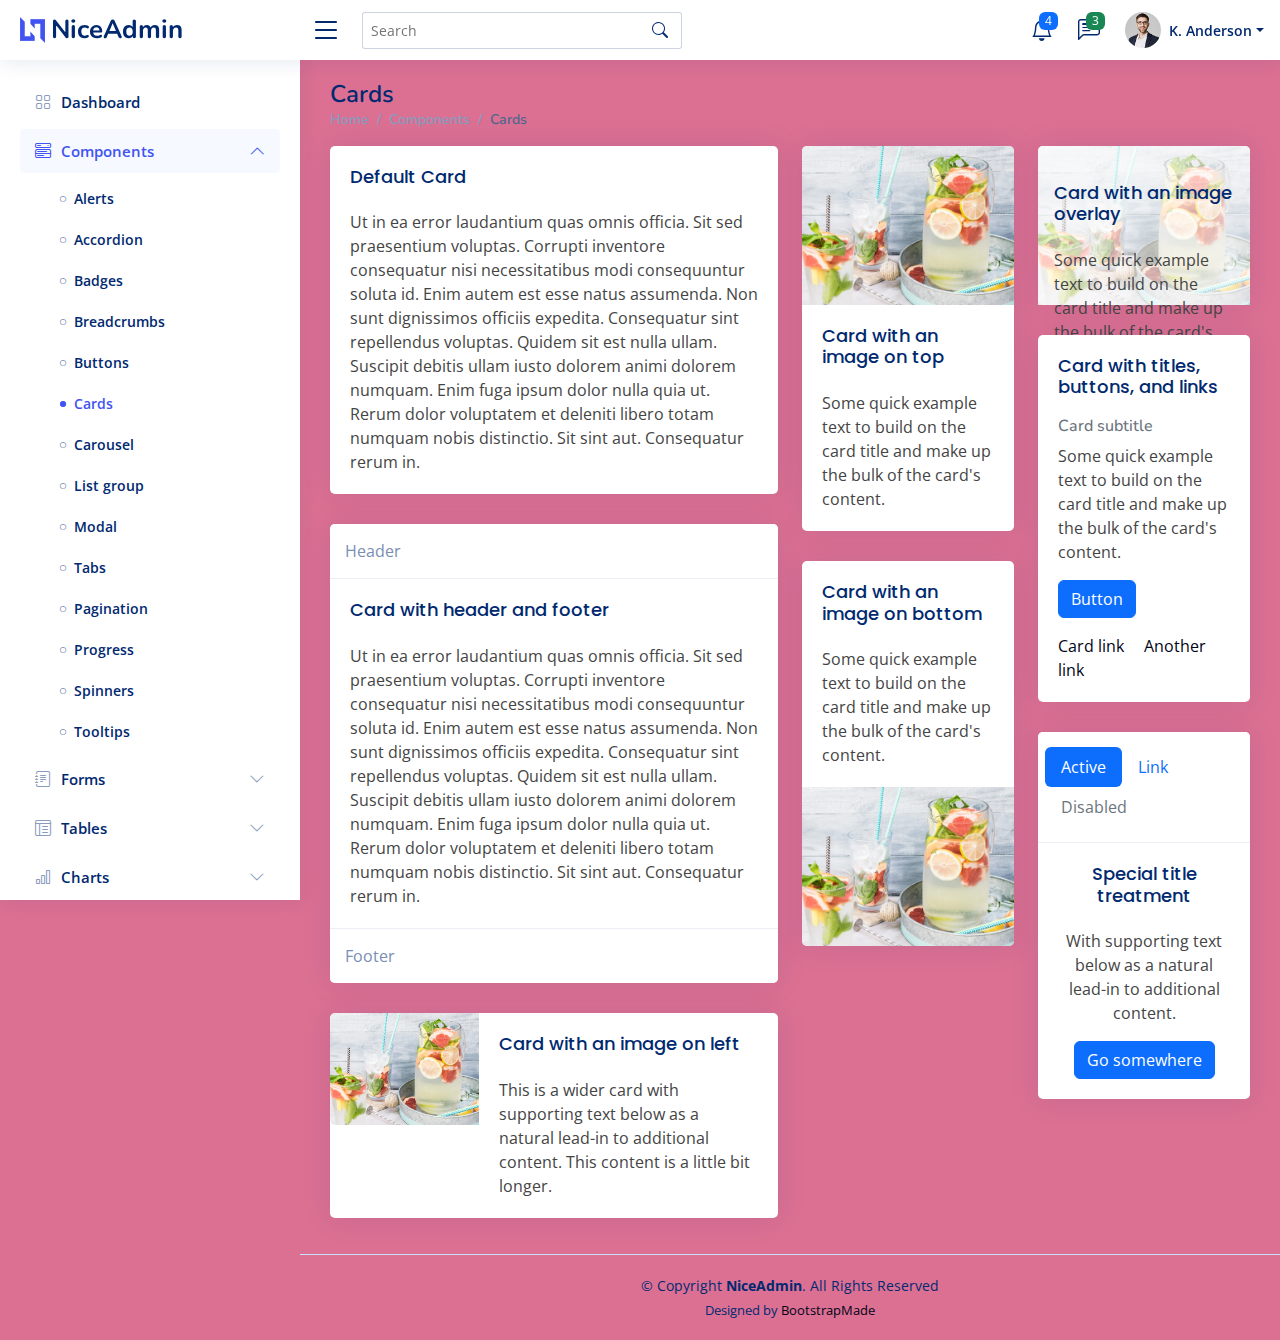
<file: mainpage/NiceAdmin/NiceAdmin/components-cards.html>
<!DOCTYPE html>
<html lang="en">

<head>
  <meta charset="utf-8">
  <meta content="width=device-width, initial-scale=1.0" name="viewport">

  <title>Components / Cards - NiceAdmin Bootstrap Template</title>
  <meta content="" name="description">
  <meta content="" name="keywords">

  <!-- Favicons -->
  <link href="assets/img/favicon.png" rel="icon">
  <link href="assets/img/apple-touch-icon.png" rel="apple-touch-icon">

  <!-- Google Fonts -->
  <link href="https://fonts.gstatic.com" rel="preconnect">
  <link href="https://fonts.googleapis.com/css?family=Open+Sans:300,300i,400,400i,600,600i,700,700i|Nunito:300,300i,400,400i,600,600i,700,700i|Poppins:300,300i,400,400i,500,500i,600,600i,700,700i" rel="stylesheet">

  <!-- Vendor CSS Files -->
  <link href="assets/vendor/bootstrap/css/bootstrap.min.css" rel="stylesheet">
  <link href="assets/vendor/bootstrap-icons/bootstrap-icons.css" rel="stylesheet">
  <link href="assets/vendor/boxicons/css/boxicons.min.css" rel="stylesheet">
  <link href="assets/vendor/quill/quill.snow.css" rel="stylesheet">
  <link href="assets/vendor/quill/quill.bubble.css" rel="stylesheet">
  <link href="assets/vendor/remixicon/remixicon.css" rel="stylesheet">
  <link href="assets/vendor/simple-datatables/style.css" rel="stylesheet">

  <!-- Template Main CSS File -->
  <link href="assets/css/style.css" rel="stylesheet">

  <!-- =======================================================
  * Template Name: NiceAdmin - v2.5.0
  * Template URL: https://bootstrapmade.com/nice-admin-bootstrap-admin-html-template/
  * Author: BootstrapMade.com
  * License: https://bootstrapmade.com/license/
  ======================================================== -->
</head>

<body>

  <!-- ======= Header ======= -->
  <header id="header" class="header fixed-top d-flex align-items-center">

    <div class="d-flex align-items-center justify-content-between">
      <a href="index.html" class="logo d-flex align-items-center">
        <img src="assets/img/logo.png" alt="">
        <span class="d-none d-lg-block">NiceAdmin</span>
      </a>
      <i class="bi bi-list toggle-sidebar-btn"></i>
    </div><!-- End Logo -->

    <div class="search-bar">
      <form class="search-form d-flex align-items-center" method="POST" action="#">
        <input type="text" name="query" placeholder="Search" title="Enter search keyword">
        <button type="submit" title="Search"><i class="bi bi-search"></i></button>
      </form>
    </div><!-- End Search Bar -->

    <nav class="header-nav ms-auto">
      <ul class="d-flex align-items-center">

        <li class="nav-item d-block d-lg-none">
          <a class="nav-link nav-icon search-bar-toggle " href="#">
            <i class="bi bi-search"></i>
          </a>
        </li><!-- End Search Icon-->

        <li class="nav-item dropdown">

          <a class="nav-link nav-icon" href="#" data-bs-toggle="dropdown">
            <i class="bi bi-bell"></i>
            <span class="badge bg-primary badge-number">4</span>
          </a><!-- End Notification Icon -->

          <ul class="dropdown-menu dropdown-menu-end dropdown-menu-arrow notifications">
            <li class="dropdown-header">
              You have 4 new notifications
              <a href="#"><span class="badge rounded-pill bg-primary p-2 ms-2">View all</span></a>
            </li>
            <li>
              <hr class="dropdown-divider">
            </li>

            <li class="notification-item">
              <i class="bi bi-exclamation-circle text-warning"></i>
              <div>
                <h4>Lorem Ipsum</h4>
                <p>Quae dolorem earum veritatis oditseno</p>
                <p>30 min. ago</p>
              </div>
            </li>

            <li>
              <hr class="dropdown-divider">
            </li>

            <li class="notification-item">
              <i class="bi bi-x-circle text-danger"></i>
              <div>
                <h4>Atque rerum nesciunt</h4>
                <p>Quae dolorem earum veritatis oditseno</p>
                <p>1 hr. ago</p>
              </div>
            </li>

            <li>
              <hr class="dropdown-divider">
            </li>

            <li class="notification-item">
              <i class="bi bi-check-circle text-success"></i>
              <div>
                <h4>Sit rerum fuga</h4>
                <p>Quae dolorem earum veritatis oditseno</p>
                <p>2 hrs. ago</p>
              </div>
            </li>

            <li>
              <hr class="dropdown-divider">
            </li>

            <li class="notification-item">
              <i class="bi bi-info-circle text-primary"></i>
              <div>
                <h4>Dicta reprehenderit</h4>
                <p>Quae dolorem earum veritatis oditseno</p>
                <p>4 hrs. ago</p>
              </div>
            </li>

            <li>
              <hr class="dropdown-divider">
            </li>
            <li class="dropdown-footer">
              <a href="#">Show all notifications</a>
            </li>

          </ul><!-- End Notification Dropdown Items -->

        </li><!-- End Notification Nav -->

        <li class="nav-item dropdown">

          <a class="nav-link nav-icon" href="#" data-bs-toggle="dropdown">
            <i class="bi bi-chat-left-text"></i>
            <span class="badge bg-success badge-number">3</span>
          </a><!-- End Messages Icon -->

          <ul class="dropdown-menu dropdown-menu-end dropdown-menu-arrow messages">
            <li class="dropdown-header">
              You have 3 new messages
              <a href="#"><span class="badge rounded-pill bg-primary p-2 ms-2">View all</span></a>
            </li>
            <li>
              <hr class="dropdown-divider">
            </li>

            <li class="message-item">
              <a href="#">
                <img src="assets/img/messages-1.jpg" alt="" class="rounded-circle">
                <div>
                  <h4>Maria Hudson</h4>
                  <p>Velit asperiores et ducimus soluta repudiandae labore officia est ut...</p>
                  <p>4 hrs. ago</p>
                </div>
              </a>
            </li>
            <li>
              <hr class="dropdown-divider">
            </li>

            <li class="message-item">
              <a href="#">
                <img src="assets/img/messages-2.jpg" alt="" class="rounded-circle">
                <div>
                  <h4>Anna Nelson</h4>
                  <p>Velit asperiores et ducimus soluta repudiandae labore officia est ut...</p>
                  <p>6 hrs. ago</p>
                </div>
              </a>
            </li>
            <li>
              <hr class="dropdown-divider">
            </li>

            <li class="message-item">
              <a href="#">
                <img src="assets/img/messages-3.jpg" alt="" class="rounded-circle">
                <div>
                  <h4>David Muldon</h4>
                  <p>Velit asperiores et ducimus soluta repudiandae labore officia est ut...</p>
                  <p>8 hrs. ago</p>
                </div>
              </a>
            </li>
            <li>
              <hr class="dropdown-divider">
            </li>

            <li class="dropdown-footer">
              <a href="#">Show all messages</a>
            </li>

          </ul><!-- End Messages Dropdown Items -->

        </li><!-- End Messages Nav -->

        <li class="nav-item dropdown pe-3">

          <a class="nav-link nav-profile d-flex align-items-center pe-0" href="#" data-bs-toggle="dropdown">
            <img src="assets/img/profile-img.jpg" alt="Profile" class="rounded-circle">
            <span class="d-none d-md-block dropdown-toggle ps-2">K. Anderson</span>
          </a><!-- End Profile Iamge Icon -->

          <ul class="dropdown-menu dropdown-menu-end dropdown-menu-arrow profile">
            <li class="dropdown-header">
              <h6>Kevin Anderson</h6>
              <span>Web Designer</span>
            </li>
            <li>
              <hr class="dropdown-divider">
            </li>

            <li>
              <a class="dropdown-item d-flex align-items-center" href="users-profile.html">
                <i class="bi bi-person"></i>
                <span>My Profile</span>
              </a>
            </li>
            <li>
              <hr class="dropdown-divider">
            </li>

            <li>
              <a class="dropdown-item d-flex align-items-center" href="users-profile.html">
                <i class="bi bi-gear"></i>
                <span>Account Settings</span>
              </a>
            </li>
            <li>
              <hr class="dropdown-divider">
            </li>

            <li>
              <a class="dropdown-item d-flex align-items-center" href="pages-faq.html">
                <i class="bi bi-question-circle"></i>
                <span>Need Help?</span>
              </a>
            </li>
            <li>
              <hr class="dropdown-divider">
            </li>

            <li>
              <a class="dropdown-item d-flex align-items-center" href="#">
                <i class="bi bi-box-arrow-right"></i>
                <span>Sign Out</span>
              </a>
            </li>

          </ul><!-- End Profile Dropdown Items -->
        </li><!-- End Profile Nav -->

      </ul>
    </nav><!-- End Icons Navigation -->

  </header><!-- End Header -->

  <!-- ======= Sidebar ======= -->
  <aside id="sidebar" class="sidebar">

    <ul class="sidebar-nav" id="sidebar-nav">

      <li class="nav-item">
        <a class="nav-link collapsed" href="index.html">
          <i class="bi bi-grid"></i>
          <span>Dashboard</span>
        </a>
      </li><!-- End Dashboard Nav -->

      <li class="nav-item">
        <a class="nav-link " data-bs-target="#components-nav" data-bs-toggle="collapse" href="#">
          <i class="bi bi-menu-button-wide"></i><span>Components</span><i class="bi bi-chevron-down ms-auto"></i>
        </a>
        <ul id="components-nav" class="nav-content collapse show" data-bs-parent="#sidebar-nav">
          <li>
            <a href="components-alerts.html">
              <i class="bi bi-circle"></i><span>Alerts</span>
            </a>
          </li>
          <li>
            <a href="components-accordion.html">
              <i class="bi bi-circle"></i><span>Accordion</span>
            </a>
          </li>
          <li>
            <a href="components-badges.html">
              <i class="bi bi-circle"></i><span>Badges</span>
            </a>
          </li>
          <li>
            <a href="components-breadcrumbs.html">
              <i class="bi bi-circle"></i><span>Breadcrumbs</span>
            </a>
          </li>
          <li>
            <a href="components-buttons.html">
              <i class="bi bi-circle"></i><span>Buttons</span>
            </a>
          </li>
          <li>
            <a href="components-cards.html" class="active">
              <i class="bi bi-circle"></i><span>Cards</span>
            </a>
          </li>
          <li>
            <a href="components-carousel.html">
              <i class="bi bi-circle"></i><span>Carousel</span>
            </a>
          </li>
          <li>
            <a href="components-list-group.html">
              <i class="bi bi-circle"></i><span>List group</span>
            </a>
          </li>
          <li>
            <a href="components-modal.html">
              <i class="bi bi-circle"></i><span>Modal</span>
            </a>
          </li>
          <li>
            <a href="components-tabs.html">
              <i class="bi bi-circle"></i><span>Tabs</span>
            </a>
          </li>
          <li>
            <a href="components-pagination.html">
              <i class="bi bi-circle"></i><span>Pagination</span>
            </a>
          </li>
          <li>
            <a href="components-progress.html">
              <i class="bi bi-circle"></i><span>Progress</span>
            </a>
          </li>
          <li>
            <a href="components-spinners.html">
              <i class="bi bi-circle"></i><span>Spinners</span>
            </a>
          </li>
          <li>
            <a href="components-tooltips.html">
              <i class="bi bi-circle"></i><span>Tooltips</span>
            </a>
          </li>
        </ul>
      </li><!-- End Components Nav -->

      <li class="nav-item">
        <a class="nav-link collapsed" data-bs-target="#forms-nav" data-bs-toggle="collapse" href="#">
          <i class="bi bi-journal-text"></i><span>Forms</span><i class="bi bi-chevron-down ms-auto"></i>
        </a>
        <ul id="forms-nav" class="nav-content collapse " data-bs-parent="#sidebar-nav">
          <li>
            <a href="forms-elements.html">
              <i class="bi bi-circle"></i><span>Form Elements</span>
            </a>
          </li>
          <li>
            <a href="forms-layouts.html">
              <i class="bi bi-circle"></i><span>Form Layouts</span>
            </a>
          </li>
          <li>
            <a href="forms-editors.html">
              <i class="bi bi-circle"></i><span>Form Editors</span>
            </a>
          </li>
          <li>
            <a href="forms-validation.html">
              <i class="bi bi-circle"></i><span>Form Validation</span>
            </a>
          </li>
        </ul>
      </li><!-- End Forms Nav -->

      <li class="nav-item">
        <a class="nav-link collapsed" data-bs-target="#tables-nav" data-bs-toggle="collapse" href="#">
          <i class="bi bi-layout-text-window-reverse"></i><span>Tables</span><i class="bi bi-chevron-down ms-auto"></i>
        </a>
        <ul id="tables-nav" class="nav-content collapse " data-bs-parent="#sidebar-nav">
          <li>
            <a href="tables-general.html">
              <i class="bi bi-circle"></i><span>General Tables</span>
            </a>
          </li>
          <li>
            <a href="tables-data.html">
              <i class="bi bi-circle"></i><span>Data Tables</span>
            </a>
          </li>
        </ul>
      </li><!-- End Tables Nav -->

      <li class="nav-item">
        <a class="nav-link collapsed" data-bs-target="#charts-nav" data-bs-toggle="collapse" href="#">
          <i class="bi bi-bar-chart"></i><span>Charts</span><i class="bi bi-chevron-down ms-auto"></i>
        </a>
        <ul id="charts-nav" class="nav-content collapse " data-bs-parent="#sidebar-nav">
          <li>
            <a href="charts-chartjs.html">
              <i class="bi bi-circle"></i><span>Chart.js</span>
            </a>
          </li>
          <li>
            <a href="charts-apexcharts.html">
              <i class="bi bi-circle"></i><span>ApexCharts</span>
            </a>
          </li>
          <li>
            <a href="charts-echarts.html">
              <i class="bi bi-circle"></i><span>ECharts</span>
            </a>
          </li>
        </ul>
      </li><!-- End Charts Nav -->

      <li class="nav-item">
        <a class="nav-link collapsed" data-bs-target="#icons-nav" data-bs-toggle="collapse" href="#">
          <i class="bi bi-gem"></i><span>Icons</span><i class="bi bi-chevron-down ms-auto"></i>
        </a>
        <ul id="icons-nav" class="nav-content collapse " data-bs-parent="#sidebar-nav">
          <li>
            <a href="icons-bootstrap.html">
              <i class="bi bi-circle"></i><span>Bootstrap Icons</span>
            </a>
          </li>
          <li>
            <a href="icons-remix.html">
              <i class="bi bi-circle"></i><span>Remix Icons</span>
            </a>
          </li>
          <li>
            <a href="icons-boxicons.html">
              <i class="bi bi-circle"></i><span>Boxicons</span>
            </a>
          </li>
        </ul>
      </li><!-- End Icons Nav -->

      <li class="nav-heading">Pages</li>

      <li class="nav-item">
        <a class="nav-link collapsed" href="users-profile.html">
          <i class="bi bi-person"></i>
          <span>Profile</span>
        </a>
      </li><!-- End Profile Page Nav -->

      <li class="nav-item">
        <a class="nav-link collapsed" href="pages-faq.html">
          <i class="bi bi-question-circle"></i>
          <span>F.A.Q</span>
        </a>
      </li><!-- End F.A.Q Page Nav -->

      <li class="nav-item">
        <a class="nav-link collapsed" href="pages-contact.html">
          <i class="bi bi-envelope"></i>
          <span>Contact</span>
        </a>
      </li><!-- End Contact Page Nav -->

      <li class="nav-item">
        <a class="nav-link collapsed" href="pages-register.html">
          <i class="bi bi-card-list"></i>
          <span>Register</span>
        </a>
      </li><!-- End Register Page Nav -->

      <li class="nav-item">
        <a class="nav-link collapsed" href="pages-login.html">
          <i class="bi bi-box-arrow-in-right"></i>
          <span>Login</span>
        </a>
      </li><!-- End Login Page Nav -->

      <li class="nav-item">
        <a class="nav-link collapsed" href="pages-error-404.html">
          <i class="bi bi-dash-circle"></i>
          <span>Error 404</span>
        </a>
      </li><!-- End Error 404 Page Nav -->

      <li class="nav-item">
        <a class="nav-link collapsed" href="pages-blank.html">
          <i class="bi bi-file-earmark"></i>
          <span>Blank</span>
        </a>
      </li><!-- End Blank Page Nav -->

    </ul>

  </aside><!-- End Sidebar-->

  <main id="main" class="main">

    <div class="pagetitle">
      <h1>Cards</h1>
      <nav>
        <ol class="breadcrumb">
          <li class="breadcrumb-item"><a href="index.html">Home</a></li>
          <li class="breadcrumb-item">Components</li>
          <li class="breadcrumb-item active">Cards</li>
        </ol>
      </nav>
    </div><!-- End Page Title -->

    <section class="section">
      <div class="row align-items-top">
        <div class="col-lg-6">

          <!-- Default Card -->
          <div class="card">
            <div class="card-body">
              <h5 class="card-title">Default Card</h5>
              Ut in ea error laudantium quas omnis officia. Sit sed praesentium voluptas. Corrupti inventore consequatur nisi necessitatibus modi consequuntur soluta id. Enim autem est esse natus assumenda. Non sunt dignissimos officiis expedita. Consequatur sint repellendus voluptas.
              Quidem sit est nulla ullam. Suscipit debitis ullam iusto dolorem animi dolorem numquam. Enim fuga ipsum dolor nulla quia ut.
              Rerum dolor voluptatem et deleniti libero totam numquam nobis distinctio. Sit sint aut. Consequatur rerum in.
            </div>
          </div><!-- End Default Card -->

          <!-- Card with header and footer -->
          <div class="card">
            <div class="card-header">Header</div>
            <div class="card-body">
              <h5 class="card-title">Card with header and footer</h5>
              Ut in ea error laudantium quas omnis officia. Sit sed praesentium voluptas. Corrupti inventore consequatur nisi necessitatibus modi consequuntur soluta id. Enim autem est esse natus assumenda. Non sunt dignissimos officiis expedita. Consequatur sint repellendus voluptas.
              Quidem sit est nulla ullam. Suscipit debitis ullam iusto dolorem animi dolorem numquam. Enim fuga ipsum dolor nulla quia ut.
              Rerum dolor voluptatem et deleniti libero totam numquam nobis distinctio. Sit sint aut. Consequatur rerum in.
            </div>
            <div class="card-footer">
              Footer
            </div>
          </div><!-- End Card with header and footer -->

          <!-- Card with an image on left -->
          <div class="card mb-3">
            <div class="row g-0">
              <div class="col-md-4">
                <img src="assets/img/card.jpg" class="img-fluid rounded-start" alt="...">
              </div>
              <div class="col-md-8">
                <div class="card-body">
                  <h5 class="card-title">Card with an image on left</h5>
                  <p class="card-text">This is a wider card with supporting text below as a natural lead-in to additional content. This content is a little bit longer.</p>
                </div>
              </div>
            </div>
          </div><!-- End Card with an image on left -->

        </div>

        <div class="col-lg-3">

          <!-- Card with an image on top -->
          <div class="card">
            <img src="assets/img/card.jpg" class="card-img-top" alt="...">
            <div class="card-body">
              <h5 class="card-title">Card with an image on top</h5>
              <p class="card-text">Some quick example text to build on the card title and make up the bulk of the card's content.</p>
            </div>
          </div><!-- End Card with an image on top -->

          <!-- Card with an image on bottom -->
          <div class="card">
            <div class="card-body">
              <h5 class="card-title">Card with an image on bottom</h5>
              <p class="card-text">Some quick example text to build on the card title and make up the bulk of the card's content.</p>
            </div>
            <img src="assets/img/card.jpg" class="card-img-bottom" alt="...">
          </div><!-- End Card with an image on bottom -->

        </div>

        <div class="col-lg-3">

          <!-- Card with an image overlay -->
          <div class="card">
            <img src="assets/img/card.jpg" class="card-img-top" alt="...">
            <div class="card-img-overlay">
              <h5 class="card-title">Card with an image overlay</h5>
              <p class="card-text">Some quick example text to build on the card title and make up the bulk of the card's content.</p>
            </div>
          </div><!-- End Card with an image overlay -->

          <!-- Card with titles, buttons, and links -->
          <div class="card">
            <div class="card-body">
              <h5 class="card-title">Card with titles, buttons, and links</h5>
              <h6 class="card-subtitle mb-2 text-muted">Card subtitle</h6>
              <p class="card-text">Some quick example text to build on the card title and make up the bulk of the card's content.</p>
              <p class="card-text"><a href="#" class="btn btn-primary">Button</a></p>
              <a href="#" class="card-link">Card link</a>
              <a href="#" class="card-link">Another link</a>
            </div>
          </div><!-- End Card with titles, buttons, and links -->

          <!-- Special title treatmen -->
          <div class="card text-center">
            <div class="card-header">
              <ul class="nav nav-pills card-header-pills">
                <li class="nav-item">
                  <a class="nav-link active" href="#">Active</a>
                </li>
                <li class="nav-item">
                  <a class="nav-link" href="#">Link</a>
                </li>
                <li class="nav-item">
                  <a class="nav-link disabled" href="#" tabindex="-1" aria-disabled="true">Disabled</a>
                </li>
              </ul>
            </div>
            <div class="card-body">
              <h5 class="card-title">Special title treatment</h5>
              <p class="card-text">With supporting text below as a natural lead-in to additional content.</p>
              <a href="#" class="btn btn-primary">Go somewhere</a>
            </div>
          </div><!-- End Special title treatmen -->

        </div>

      </div>
    </section>

  </main><!-- End #main -->

  <!-- ======= Footer ======= -->
  <footer id="footer" class="footer">
    <div class="copyright">
      &copy; Copyright <strong><span>NiceAdmin</span></strong>. All Rights Reserved
    </div>
    <div class="credits">
      <!-- All the links in the footer should remain intact. -->
      <!-- You can delete the links only if you purchased the pro version. -->
      <!-- Licensing information: https://bootstrapmade.com/license/ -->
      <!-- Purchase the pro version with working PHP/AJAX contact form: https://bootstrapmade.com/nice-admin-bootstrap-admin-html-template/ -->
      Designed by <a href="https://bootstrapmade.com/">BootstrapMade</a>
    </div>
  </footer><!-- End Footer -->

  <a href="#" class="back-to-top d-flex align-items-center justify-content-center"><i class="bi bi-arrow-up-short"></i></a>

  <!-- Vendor JS Files -->
  <script src="assets/vendor/apexcharts/apexcharts.min.js"></script>
  <script src="assets/vendor/bootstrap/js/bootstrap.bundle.min.js"></script>
  <script src="assets/vendor/chart.js/chart.umd.js"></script>
  <script src="assets/vendor/echarts/echarts.min.js"></script>
  <script src="assets/vendor/quill/quill.min.js"></script>
  <script src="assets/vendor/simple-datatables/simple-datatables.js"></script>
  <script src="assets/vendor/tinymce/tinymce.min.js"></script>
  <script src="assets/vendor/php-email-form/validate.js"></script>

  <!-- Template Main JS File -->
  <script src="assets/js/main.js"></script>

</body>

</html>
</file>
<file: mainpage/db/assets/vendor/quill/quill.snow.css>
/*!
 * Quill Editor v1.3.7
 * https://quilljs.com/
 * Copyright (c) 2014, Jason Chen
 * Copyright (c) 2013, salesforce.com
 */
.ql-container {
  box-sizing: border-box;
  font-family: Helvetica, Arial, sans-serif;
  font-size: 13px;
  height: 100%;
  margin: 0px;
  position: relative;
}
.ql-container.ql-disabled .ql-tooltip {
  visibility: hidden;
}
.ql-container.ql-disabled .ql-editor ul[data-checked] > li::before {
  pointer-events: none;
}
.ql-clipboard {
  left: -100000px;
  height: 1px;
  overflow-y: hidden;
  position: absolute;
  top: 50%;
}
.ql-clipboard p {
  margin: 0;
  padding: 0;
}
.ql-editor {
  box-sizing: border-box;
  line-height: 1.42;
  height: 100%;
  outline: none;
  overflow-y: auto;
  padding: 12px 15px;
  tab-size: 4;
  -moz-tab-size: 4;
  text-align: left;
  white-space: pre-wrap;
  word-wrap: break-word;
}
.ql-editor > * {
  cursor: text;
}
.ql-editor p,
.ql-editor ol,
.ql-editor ul,
.ql-editor pre,
.ql-editor blockquote,
.ql-editor h1,
.ql-editor h2,
.ql-editor h3,
.ql-editor h4,
.ql-editor h5,
.ql-editor h6 {
  margin: 0;
  padding: 0;
  counter-reset: list-1 list-2 list-3 list-4 list-5 list-6 list-7 list-8 list-9;
}
.ql-editor ol,
.ql-editor ul {
  padding-left: 1.5em;
}
.ql-editor ol > li,
.ql-editor ul > li {
  list-style-type: none;
}
.ql-editor ul > li::before {
  content: '\2022';
}
.ql-editor ul[data-checked=true],
.ql-editor ul[data-checked=false] {
  pointer-events: none;
}
.ql-editor ul[data-checked=true] > li *,
.ql-editor ul[data-checked=false] > li * {
  pointer-events: all;
}
.ql-editor ul[data-checked=true] > li::before,
.ql-editor ul[data-checked=false] > li::before {
  color: #777;
  cursor: pointer;
  pointer-events: all;
}
.ql-editor ul[data-checked=true] > li::before {
  content: '\2611';
}
.ql-editor ul[data-checked=false] > li::before {
  content: '\2610';
}
.ql-editor li::before {
  display: inline-block;
  white-space: nowrap;
  width: 1.2em;
}
.ql-editor li:not(.ql-direction-rtl)::before {
  margin-left: -1.5em;
  margin-right: 0.3em;
  text-align: right;
}
.ql-editor li.ql-direction-rtl::before {
  margin-left: 0.3em;
  margin-right: -1.5em;
}
.ql-editor ol li:not(.ql-direction-rtl),
.ql-editor ul li:not(.ql-direction-rtl) {
  padding-left: 1.5em;
}
.ql-editor ol li.ql-direction-rtl,
.ql-editor ul li.ql-direction-rtl {
  padding-right: 1.5em;
}
.ql-editor ol li {
  counter-reset: list-1 list-2 list-3 list-4 list-5 list-6 list-7 list-8 list-9;
  counter-increment: list-0;
}
.ql-editor ol li:before {
  content: counter(list-0, decimal) '. ';
}
.ql-editor ol li.ql-indent-1 {
  counter-increment: list-1;
}
.ql-editor ol li.ql-indent-1:before {
  content: counter(list-1, lower-alpha) '. ';
}
.ql-editor ol li.ql-indent-1 {
  counter-reset: list-2 list-3 list-4 list-5 list-6 list-7 list-8 list-9;
}
.ql-editor ol li.ql-indent-2 {
  counter-increment: list-2;
}
.ql-editor ol li.ql-indent-2:before {
  content: counter(list-2, lower-roman) '. ';
}
.ql-editor ol li.ql-indent-2 {
  counter-reset: list-3 list-4 list-5 list-6 list-7 list-8 list-9;
}
.ql-editor ol li.ql-indent-3 {
  counter-increment: list-3;
}
.ql-editor ol li.ql-indent-3:before {
  content: counter(list-3, decimal) '. ';
}
.ql-editor ol li.ql-indent-3 {
  counter-reset: list-4 list-5 list-6 list-7 list-8 list-9;
}
.ql-editor ol li.ql-indent-4 {
  counter-increment: list-4;
}
.ql-editor ol li.ql-indent-4:before {
  content: counter(list-4, lower-alpha) '. ';
}
.ql-editor ol li.ql-indent-4 {
  counter-reset: list-5 list-6 list-7 list-8 list-9;
}
.ql-editor ol li.ql-indent-5 {
  counter-increment: list-5;
}
.ql-editor ol li.ql-indent-5:before {
  content: counter(list-5, lower-roman) '. ';
}
.ql-editor ol li.ql-indent-5 {
  counter-reset: list-6 list-7 list-8 list-9;
}
.ql-editor ol li.ql-indent-6 {
  counter-increment: list-6;
}
.ql-editor ol li.ql-indent-6:before {
  content: counter(list-6, decimal) '. ';
}
.ql-editor ol li.ql-indent-6 {
  counter-reset: list-7 list-8 list-9;
}
.ql-editor ol li.ql-indent-7 {
  counter-increment: list-7;
}
.ql-editor ol li.ql-indent-7:before {
  content: counter(list-7, lower-alpha) '. ';
}
.ql-editor ol li.ql-indent-7 {
  counter-reset: list-8 list-9;
}
.ql-editor ol li.ql-indent-8 {
  counter-increment: list-8;
}
.ql-editor ol li.ql-indent-8:before {
  content: counter(list-8, lower-roman) '. ';
}
.ql-editor ol li.ql-indent-8 {
  counter-reset: list-9;
}
.ql-editor ol li.ql-indent-9 {
  counter-increment: list-9;
}
.ql-editor ol li.ql-indent-9:before {
  content: counter(list-9, decimal) '. ';
}
.ql-editor .ql-indent-1:not(.ql-direction-rtl) {
  padding-left: 3em;
}
.ql-editor li.ql-indent-1:not(.ql-direction-rtl) {
  padding-left: 4.5em;
}
.ql-editor .ql-indent-1.ql-direction-rtl.ql-align-right {
  padding-right: 3em;
}
.ql-editor li.ql-indent-1.ql-direction-rtl.ql-align-right {
  padding-right: 4.5em;
}
.ql-editor .ql-indent-2:not(.ql-direction-rtl) {
  padding-left: 6em;
}
.ql-editor li.ql-indent-2:not(.ql-direction-rtl) {
  padding-left: 7.5em;
}
.ql-editor .ql-indent-2.ql-direction-rtl.ql-align-right {
  padding-right: 6em;
}
.ql-editor li.ql-indent-2.ql-direction-rtl.ql-align-right {
  padding-right: 7.5em;
}
.ql-editor .ql-indent-3:not(.ql-direction-rtl) {
  padding-left: 9em;
}
.ql-editor li.ql-indent-3:not(.ql-direction-rtl) {
  padding-left: 10.5em;
}
.ql-editor .ql-indent-3.ql-direction-rtl.ql-align-right {
  padding-right: 9em;
}
.ql-editor li.ql-indent-3.ql-direction-rtl.ql-align-right {
  padding-right: 10.5em;
}
.ql-editor .ql-indent-4:not(.ql-direction-rtl) {
  padding-left: 12em;
}
.ql-editor li.ql-indent-4:not(.ql-direction-rtl) {
  padding-left: 13.5em;
}
.ql-editor .ql-indent-4.ql-direction-rtl.ql-align-right {
  padding-right: 12em;
}
.ql-editor li.ql-indent-4.ql-direction-rtl.ql-align-right {
  padding-right: 13.5em;
}
.ql-editor .ql-indent-5:not(.ql-direction-rtl) {
  padding-left: 15em;
}
.ql-editor li.ql-indent-5:not(.ql-direction-rtl) {
  padding-left: 16.5em;
}
.ql-editor .ql-indent-5.ql-direction-rtl.ql-align-right {
  padding-right: 15em;
}
.ql-editor li.ql-indent-5.ql-direction-rtl.ql-align-right {
  padding-right: 16.5em;
}
.ql-editor .ql-indent-6:not(.ql-direction-rtl) {
  padding-left: 18em;
}
.ql-editor li.ql-indent-6:not(.ql-direction-rtl) {
  padding-left: 19.5em;
}
.ql-editor .ql-indent-6.ql-direction-rtl.ql-align-right {
  padding-right: 18em;
}
.ql-editor li.ql-indent-6.ql-direction-rtl.ql-align-right {
  padding-right: 19.5em;
}
.ql-editor .ql-indent-7:not(.ql-direction-rtl) {
  padding-left: 21em;
}
.ql-editor li.ql-indent-7:not(.ql-direction-rtl) {
  padding-left: 22.5em;
}
.ql-editor .ql-indent-7.ql-direction-rtl.ql-align-right {
  padding-right: 21em;
}
.ql-editor li.ql-indent-7.ql-direction-rtl.ql-align-right {
  padding-right: 22.5em;
}
.ql-editor .ql-indent-8:not(.ql-direction-rtl) {
  padding-left: 24em;
}
.ql-editor li.ql-indent-8:not(.ql-direction-rtl) {
  padding-left: 25.5em;
}
.ql-editor .ql-indent-8.ql-direction-rtl.ql-align-right {
  padding-right: 24em;
}
.ql-editor li.ql-indent-8.ql-direction-rtl.ql-align-right {
  padding-right: 25.5em;
}
.ql-editor .ql-indent-9:not(.ql-direction-rtl) {
  padding-left: 27em;
}
.ql-editor li.ql-indent-9:not(.ql-direction-rtl) {
  padding-left: 28.5em;
}
.ql-editor .ql-indent-9.ql-direction-rtl.ql-align-right {
  padding-right: 27em;
}
.ql-editor li.ql-indent-9.ql-direction-rtl.ql-align-right {
  padding-right: 28.5em;
}
.ql-editor .ql-video {
  display: block;
  max-width: 100%;
}
.ql-editor .ql-video.ql-align-center {
  margin: 0 auto;
}
.ql-editor .ql-video.ql-align-right {
  margin: 0 0 0 auto;
}
.ql-editor .ql-bg-black {
  background-color: #000;
}
.ql-editor .ql-bg-red {
  background-color: #e60000;
}
.ql-editor .ql-bg-orange {
  background-color: #f90;
}
.ql-editor .ql-bg-yellow {
  background-color: #ff0;
}
.ql-editor .ql-bg-green {
  background-color: #008a00;
}
.ql-editor .ql-bg-blue {
  background-color: #06c;
}
.ql-editor .ql-bg-purple {
  background-color: #93f;
}
.ql-editor .ql-color-white {
  color: #fff;
}
.ql-editor .ql-color-red {
  color: #e60000;
}
.ql-editor .ql-color-orange {
  color: #f90;
}
.ql-editor .ql-color-yellow {
  color: #ff0;
}
.ql-editor .ql-color-green {
  color: #008a00;
}
.ql-editor .ql-color-blue {
  color: #06c;
}
.ql-editor .ql-color-purple {
  color: #93f;
}
.ql-editor .ql-font-serif {
  font-family: Georgia, Times New Roman, serif;
}
.ql-editor .ql-font-monospace {
  font-family: Monaco, Courier New, monospace;
}
.ql-editor .ql-size-small {
  font-size: 0.75em;
}
.ql-editor .ql-size-large {
  font-size: 1.5em;
}
.ql-editor .ql-size-huge {
  font-size: 2.5em;
}
.ql-editor .ql-direction-rtl {
  direction: rtl;
  text-align: inherit;
}
.ql-editor .ql-align-center {
  text-align: center;
}
.ql-editor .ql-align-justify {
  text-align: justify;
}
.ql-editor .ql-align-right {
  text-align: right;
}
.ql-editor.ql-blank::before {
  color: rgba(0,0,0,0.6);
  content: attr(data-placeholder);
  font-style: italic;
  left: 15px;
  pointer-events: none;
  position: absolute;
  right: 15px;
}
.ql-snow.ql-toolbar:after,
.ql-snow .ql-toolbar:after {
  clear: both;
  content: '';
  display: table;
}
.ql-snow.ql-toolbar button,
.ql-snow .ql-toolbar button {
  background: none;
  border: none;
  cursor: pointer;
  display: inline-block;
  float: left;
  height: 24px;
  padding: 3px 5px;
  width: 28px;
}
.ql-snow.ql-toolbar button svg,
.ql-snow .ql-toolbar button svg {
  float: left;
  height: 100%;
}
.ql-snow.ql-toolbar button:active:hover,
.ql-snow .ql-toolbar button:active:hover {
  outline: none;
}
.ql-snow.ql-toolbar input.ql-image[type=file],
.ql-snow .ql-toolbar input.ql-image[type=file] {
  display: none;
}
.ql-snow.ql-toolbar button:hover,
.ql-snow .ql-toolbar button:hover,
.ql-snow.ql-toolbar button:focus,
.ql-snow .ql-toolbar button:focus,
.ql-snow.ql-toolbar button.ql-active,
.ql-snow .ql-toolbar button.ql-active,
.ql-snow.ql-toolbar .ql-picker-label:hover,
.ql-snow .ql-toolbar .ql-picker-label:hover,
.ql-snow.ql-toolbar .ql-picker-label.ql-active,
.ql-snow .ql-toolbar .ql-picker-label.ql-active,
.ql-snow.ql-toolbar .ql-picker-item:hover,
.ql-snow .ql-toolbar .ql-picker-item:hover,
.ql-snow.ql-toolbar .ql-picker-item.ql-selected,
.ql-snow .ql-toolbar .ql-picker-item.ql-selected {
  color: #06c;
}
.ql-snow.ql-toolbar button:hover .ql-fill,
.ql-snow .ql-toolbar button:hover .ql-fill,
.ql-snow.ql-toolbar button:focus .ql-fill,
.ql-snow .ql-toolbar button:focus .ql-fill,
.ql-snow.ql-toolbar button.ql-active .ql-fill,
.ql-snow .ql-toolbar button.ql-active .ql-fill,
.ql-snow.ql-toolbar .ql-picker-label:hover .ql-fill,
.ql-snow .ql-toolbar .ql-picker-label:hover .ql-fill,
.ql-snow.ql-toolbar .ql-picker-label.ql-active .ql-fill,
.ql-snow .ql-toolbar .ql-picker-label.ql-active .ql-fill,
.ql-snow.ql-toolbar .ql-picker-item:hover .ql-fill,
.ql-snow .ql-toolbar .ql-picker-item:hover .ql-fill,
.ql-snow.ql-toolbar .ql-picker-item.ql-selected .ql-fill,
.ql-snow .ql-toolbar .ql-picker-item.ql-selected .ql-fill,
.ql-snow.ql-toolbar button:hover .ql-stroke.ql-fill,
.ql-snow .ql-toolbar button:hover .ql-stroke.ql-fill,
.ql-snow.ql-toolbar button:focus .ql-stroke.ql-fill,
.ql-snow .ql-toolbar button:focus .ql-stroke.ql-fill,
.ql-snow.ql-toolbar button.ql-active .ql-stroke.ql-fill,
.ql-snow .ql-toolbar button.ql-active .ql-stroke.ql-fill,
.ql-snow.ql-toolbar .ql-picker-label:hover .ql-stroke.ql-fill,
.ql-snow .ql-toolbar .ql-picker-label:hover .ql-stroke.ql-fill,
.ql-snow.ql-toolbar .ql-picker-label.ql-active .ql-stroke.ql-fill,
.ql-snow .ql-toolbar .ql-picker-label.ql-active .ql-stroke.ql-fill,
.ql-snow.ql-toolbar .ql-picker-item:hover .ql-stroke.ql-fill,
.ql-snow .ql-toolbar .ql-picker-item:hover .ql-stroke.ql-fill,
.ql-snow.ql-toolbar .ql-picker-item.ql-selected .ql-stroke.ql-fill,
.ql-snow .ql-toolbar .ql-picker-item.ql-selected .ql-stroke.ql-fill {
  fill: #06c;
}
.ql-snow.ql-toolbar button:hover .ql-stroke,
.ql-snow .ql-toolbar button:hover .ql-stroke,
.ql-snow.ql-toolbar button:focus .ql-stroke,
.ql-snow .ql-toolbar button:focus .ql-stroke,
.ql-snow.ql-toolbar button.ql-active .ql-stroke,
.ql-snow .ql-toolbar button.ql-active .ql-stroke,
.ql-snow.ql-toolbar .ql-picker-label:hover .ql-stroke,
.ql-snow .ql-toolbar .ql-picker-label:hover .ql-stroke,
.ql-snow.ql-toolbar .ql-picker-label.ql-active .ql-stroke,
.ql-snow .ql-toolbar .ql-picker-label.ql-active .ql-stroke,
.ql-snow.ql-toolbar .ql-picker-item:hover .ql-stroke,
.ql-snow .ql-toolbar .ql-picker-item:hover .ql-stroke,
.ql-snow.ql-toolbar .ql-picker-item.ql-selected .ql-stroke,
.ql-snow .ql-toolbar .ql-picker-item.ql-selected .ql-stroke,
.ql-snow.ql-toolbar button:hover .ql-stroke-miter,
.ql-snow .ql-toolbar button:hover .ql-stroke-miter,
.ql-snow.ql-toolbar button:focus .ql-stroke-miter,
.ql-snow .ql-toolbar button:focus .ql-stroke-miter,
.ql-snow.ql-toolbar button.ql-active .ql-stroke-miter,
.ql-snow .ql-toolbar button.ql-active .ql-stroke-miter,
.ql-snow.ql-toolbar .ql-picker-label:hover .ql-stroke-miter,
.ql-snow .ql-toolbar .ql-picker-label:hover .ql-stroke-miter,
.ql-snow.ql-toolbar .ql-picker-label.ql-active .ql-stroke-miter,
.ql-snow .ql-toolbar .ql-picker-label.ql-active .ql-stroke-miter,
.ql-snow.ql-toolbar .ql-picker-item:hover .ql-stroke-miter,
.ql-snow .ql-toolbar .ql-picker-item:hover .ql-stroke-miter,
.ql-snow.ql-toolbar .ql-picker-item.ql-selected .ql-stroke-miter,
.ql-snow .ql-toolbar .ql-picker-item.ql-selected .ql-stroke-miter {
  stroke: #06c;
}
@media (pointer: coarse) {
  .ql-snow.ql-toolbar button:hover:not(.ql-active),
  .ql-snow .ql-toolbar button:hover:not(.ql-active) {
    color: #444;
  }
  .ql-snow.ql-toolbar button:hover:not(.ql-active) .ql-fill,
  .ql-snow .ql-toolbar button:hover:not(.ql-active) .ql-fill,
  .ql-snow.ql-toolbar button:hover:not(.ql-active) .ql-stroke.ql-fill,
  .ql-snow .ql-toolbar button:hover:not(.ql-active) .ql-stroke.ql-fill {
    fill: #444;
  }
  .ql-snow.ql-toolbar button:hover:not(.ql-active) .ql-stroke,
  .ql-snow .ql-toolbar button:hover:not(.ql-active) .ql-stroke,
  .ql-snow.ql-toolbar button:hover:not(.ql-active) .ql-stroke-miter,
  .ql-snow .ql-toolbar button:hover:not(.ql-active) .ql-stroke-miter {
    stroke: #444;
  }
}
.ql-snow {
  box-sizing: border-box;
}
.ql-snow * {
  box-sizing: border-box;
}
.ql-snow .ql-hidden {
  display: none;
}
.ql-snow .ql-out-bottom,
.ql-snow .ql-out-top {
  visibility: hidden;
}
.ql-snow .ql-tooltip {
  position: absolute;
  transform: translateY(10px);
}
.ql-snow .ql-tooltip a {
  cursor: pointer;
  text-decoration: none;
}
.ql-snow .ql-tooltip.ql-flip {
  transform: translateY(-10px);
}
.ql-snow .ql-formats {
  display: inline-block;
  vertical-align: middle;
}
.ql-snow .ql-formats:after {
  clear: both;
  content: '';
  display: table;
}
.ql-snow .ql-stroke {
  fill: none;
  stroke: #444;
  stroke-linecap: round;
  stroke-linejoin: round;
  stroke-width: 2;
}
.ql-snow .ql-stroke-miter {
  fill: none;
  stroke: #444;
  stroke-miterlimit: 10;
  stroke-width: 2;
}
.ql-snow .ql-fill,
.ql-snow .ql-stroke.ql-fill {
  fill: #444;
}
.ql-snow .ql-empty {
  fill: none;
}
.ql-snow .ql-even {
  fill-rule: evenodd;
}
.ql-snow .ql-thin,
.ql-snow .ql-stroke.ql-thin {
  stroke-width: 1;
}
.ql-snow .ql-transparent {
  opacity: 0.4;
}
.ql-snow .ql-direction svg:last-child {
  display: none;
}
.ql-snow .ql-direction.ql-active svg:last-child {
  display: inline;
}
.ql-snow .ql-direction.ql-active svg:first-child {
  display: none;
}
.ql-snow .ql-editor h1 {
  font-size: 2em;
}
.ql-snow .ql-editor h2 {
  font-size: 1.5em;
}
.ql-snow .ql-editor h3 {
  font-size: 1.17em;
}
.ql-snow .ql-editor h4 {
  font-size: 1em;
}
.ql-snow .ql-editor h5 {
  font-size: 0.83em;
}
.ql-snow .ql-editor h6 {
  font-size: 0.67em;
}
.ql-snow .ql-editor a {
  text-decoration: underline;
}
.ql-snow .ql-editor blockquote {
  border-left: 4px solid #ccc;
  margin-bottom: 5px;
  margin-top: 5px;
  padding-left: 16px;
}
.ql-snow .ql-editor code,
.ql-snow .ql-editor pre {
  background-color: #f0f0f0;
  border-radius: 3px;
}
.ql-snow .ql-editor pre {
  white-space: pre-wrap;
  margin-bottom: 5px;
  margin-top: 5px;
  padding: 5px 10px;
}
.ql-snow .ql-editor code {
  font-size: 85%;
  padding: 2px 4px;
}
.ql-snow .ql-editor pre.ql-syntax {
  background-color: #23241f;
  color: #f8f8f2;
  overflow: visible;
}
.ql-snow .ql-editor img {
  max-width: 100%;
}
.ql-snow .ql-picker {
  color: #444;
  display: inline-block;
  float: left;
  font-size: 14px;
  font-weight: 500;
  height: 24px;
  position: relative;
  vertical-align: middle;
}
.ql-snow .ql-picker-label {
  cursor: pointer;
  display: inline-block;
  height: 100%;
  padding-left: 8px;
  padding-right: 2px;
  position: relative;
  width: 100%;
}
.ql-snow .ql-picker-label::before {
  display: inline-block;
  line-height: 22px;
}
.ql-snow .ql-picker-options {
  background-color: #fff;
  display: none;
  min-width: 100%;
  padding: 4px 8px;
  position: absolute;
  white-space: nowrap;
}
.ql-snow .ql-picker-options .ql-picker-item {
  cursor: pointer;
  display: block;
  padding-bottom: 5px;
  padding-top: 5px;
}
.ql-snow .ql-picker.ql-expanded .ql-picker-label {
  color: #ccc;
  z-index: 2;
}
.ql-snow .ql-picker.ql-expanded .ql-picker-label .ql-fill {
  fill: #ccc;
}
.ql-snow .ql-picker.ql-expanded .ql-picker-label .ql-stroke {
  stroke: #ccc;
}
.ql-snow .ql-picker.ql-expanded .ql-picker-options {
  display: block;
  margin-top: -1px;
  top: 100%;
  z-index: 1;
}
.ql-snow .ql-color-picker,
.ql-snow .ql-icon-picker {
  width: 28px;
}
.ql-snow .ql-color-picker .ql-picker-label,
.ql-snow .ql-icon-picker .ql-picker-label {
  padding: 2px 4px;
}
.ql-snow .ql-color-picker .ql-picker-label svg,
.ql-snow .ql-icon-picker .ql-picker-label svg {
  right: 4px;
}
.ql-snow .ql-icon-picker .ql-picker-options {
  padding: 4px 0px;
}
.ql-snow .ql-icon-picker .ql-picker-item {
  height: 24px;
  width: 24px;
  padding: 2px 4px;
}
.ql-snow .ql-color-picker .ql-picker-options {
  padding: 3px 5px;
  width: 152px;
}
.ql-snow .ql-color-picker .ql-picker-item {
  border: 1px solid transparent;
  float: left;
  height: 16px;
  margin: 2px;
  padding: 0px;
  width: 16px;
}
.ql-snow .ql-picker:not(.ql-color-picker):not(.ql-icon-picker) svg {
  position: absolute;
  margin-top: -9px;
  right: 0;
  top: 50%;
  width: 18px;
}
.ql-snow .ql-picker.ql-header .ql-picker-label[data-label]:not([data-label=''])::before,
.ql-snow .ql-picker.ql-font .ql-picker-label[data-label]:not([data-label=''])::before,
.ql-snow .ql-picker.ql-size .ql-picker-label[data-label]:not([data-label=''])::before,
.ql-snow .ql-picker.ql-header .ql-picker-item[data-label]:not([data-label=''])::before,
.ql-snow .ql-picker.ql-font .ql-picker-item[data-label]:not([data-label=''])::before,
.ql-snow .ql-picker.ql-size .ql-picker-item[data-label]:not([data-label=''])::before {
  content: attr(data-label);
}
.ql-snow .ql-picker.ql-header {
  width: 98px;
}
.ql-snow .ql-picker.ql-header .ql-picker-label::before,
.ql-snow .ql-picker.ql-header .ql-picker-item::before {
  content: 'Normal';
}
.ql-snow .ql-picker.ql-header .ql-picker-label[data-value="1"]::before,
.ql-snow .ql-picker.ql-header .ql-picker-item[data-value="1"]::before {
  content: 'Heading 1';
}
.ql-snow .ql-picker.ql-header .ql-picker-label[data-value="2"]::before,
.ql-snow .ql-picker.ql-header .ql-picker-item[data-value="2"]::before {
  content: 'Heading 2';
}
.ql-snow .ql-picker.ql-header .ql-picker-label[data-value="3"]::before,
.ql-snow .ql-picker.ql-header .ql-picker-item[data-value="3"]::before {
  content: 'Heading 3';
}
.ql-snow .ql-picker.ql-header .ql-picker-label[data-value="4"]::before,
.ql-snow .ql-picker.ql-header .ql-picker-item[data-value="4"]::before {
  content: 'Heading 4';
}
.ql-snow .ql-picker.ql-header .ql-picker-label[data-value="5"]::before,
.ql-snow .ql-picker.ql-header .ql-picker-item[data-value="5"]::before {
  content: 'Heading 5';
}
.ql-snow .ql-picker.ql-header .ql-picker-label[data-value="6"]::before,
.ql-snow .ql-picker.ql-header .ql-picker-item[data-value="6"]::before {
  content: 'Heading 6';
}
.ql-snow .ql-picker.ql-header .ql-picker-item[data-value="1"]::before {
  font-size: 2em;
}
.ql-snow .ql-picker.ql-header .ql-picker-item[data-value="2"]::before {
  font-size: 1.5em;
}
.ql-snow .ql-picker.ql-header .ql-picker-item[data-value="3"]::before {
  font-size: 1.17em;
}
.ql-snow .ql-picker.ql-header .ql-picker-item[data-value="4"]::before {
  font-size: 1em;
}
.ql-snow .ql-picker.ql-header .ql-picker-item[data-value="5"]::before {
  font-size: 0.83em;
}
.ql-snow .ql-picker.ql-header .ql-picker-item[data-value="6"]::before {
  font-size: 0.67em;
}
.ql-snow .ql-picker.ql-font {
  width: 108px;
}
.ql-snow .ql-picker.ql-font .ql-picker-label::before,
.ql-snow .ql-picker.ql-font .ql-picker-item::before {
  content: 'Sans Serif';
}
.ql-snow .ql-picker.ql-font .ql-picker-label[data-value=serif]::before,
.ql-snow .ql-picker.ql-font .ql-picker-item[data-value=serif]::before {
  content: 'Serif';
}
.ql-snow .ql-picker.ql-font .ql-picker-label[data-value=monospace]::before,
.ql-snow .ql-picker.ql-font .ql-picker-item[data-value=monospace]::before {
  content: 'Monospace';
}
.ql-snow .ql-picker.ql-font .ql-picker-item[data-value=serif]::before {
  font-family: Georgia, Times New Roman, serif;
}
.ql-snow .ql-picker.ql-font .ql-picker-item[data-value=monospace]::before {
  font-family: Monaco, Courier New, monospace;
}
.ql-snow .ql-picker.ql-size {
  width: 98px;
}
.ql-snow .ql-picker.ql-size .ql-picker-label::before,
.ql-snow .ql-picker.ql-size .ql-picker-item::before {
  content: 'Normal';
}
.ql-snow .ql-picker.ql-size .ql-picker-label[data-value=small]::before,
.ql-snow .ql-picker.ql-size .ql-picker-item[data-value=small]::before {
  content: 'Small';
}
.ql-snow .ql-picker.ql-size .ql-picker-label[data-value=large]::before,
.ql-snow .ql-picker.ql-size .ql-picker-item[data-value=large]::before {
  content: 'Large';
}
.ql-snow .ql-picker.ql-size .ql-picker-label[data-value=huge]::before,
.ql-snow .ql-picker.ql-size .ql-picker-item[data-value=huge]::before {
  content: 'Huge';
}
.ql-snow .ql-picker.ql-size .ql-picker-item[data-value=small]::before {
  font-size: 10px;
}
.ql-snow .ql-picker.ql-size .ql-picker-item[data-value=large]::before {
  font-size: 18px;
}
.ql-snow .ql-picker.ql-size .ql-picker-item[data-value=huge]::before {
  font-size: 32px;
}
.ql-snow .ql-color-picker.ql-background .ql-picker-item {
  background-color: #fff;
}
.ql-snow .ql-color-picker.ql-color .ql-picker-item {
  background-color: #000;
}
.ql-toolbar.ql-snow {
  border: 1px solid #ccc;
  box-sizing: border-box;
  font-family: 'Helvetica Neue', 'Helvetica', 'Arial', sans-serif;
  padding: 8px;
}
.ql-toolbar.ql-snow .ql-formats {
  margin-right: 15px;
}
.ql-toolbar.ql-snow .ql-picker-label {
  border: 1px solid transparent;
}
.ql-toolbar.ql-snow .ql-picker-options {
  border: 1px solid transparent;
  box-shadow: rgba(0,0,0,0.2) 0 2px 8px;
}
.ql-toolbar.ql-snow .ql-picker.ql-expanded .ql-picker-label {
  border-color: #ccc;
}
.ql-toolbar.ql-snow .ql-picker.ql-expanded .ql-picker-options {
  border-color: #ccc;
}
.ql-toolbar.ql-snow .ql-color-picker .ql-picker-item.ql-selected,
.ql-toolbar.ql-snow .ql-color-picker .ql-picker-item:hover {
  border-color: #000;
}
.ql-toolbar.ql-snow + .ql-container.ql-snow {
  border-top: 0px;
}
.ql-snow .ql-tooltip {
  background-color: #fff;
  border: 1px solid #ccc;
  box-shadow: 0px 0px 5px #ddd;
  color: #444;
  padding: 5px 12px;
  white-space: nowrap;
}
.ql-snow .ql-tooltip::before {
  content: "Visit URL:";
  line-height: 26px;
  margin-right: 8px;
}
.ql-snow .ql-tooltip input[type=text] {
  display: none;
  border: 1px solid #ccc;
  font-size: 13px;
  height: 26px;
  margin: 0px;
  padding: 3px 5px;
  width: 170px;
}
.ql-snow .ql-tooltip a.ql-preview {
  display: inline-block;
  max-width: 200px;
  overflow-x: hidden;
  text-overflow: ellipsis;
  vertical-align: top;
}
.ql-snow .ql-tooltip a.ql-action::after {
  border-right: 1px solid #ccc;
  content: 'Edit';
  margin-left: 16px;
  padding-right: 8px;
}
.ql-snow .ql-tooltip a.ql-remove::before {
  content: 'Remove';
  margin-left: 8px;
}
.ql-snow .ql-tooltip a {
  line-height: 26px;
}
.ql-snow .ql-tooltip.ql-editing a.ql-preview,
.ql-snow .ql-tooltip.ql-editing a.ql-remove {
  display: none;
}
.ql-snow .ql-tooltip.ql-editing input[type=text] {
  display: inline-block;
}
.ql-snow .ql-tooltip.ql-editing a.ql-action::after {
  border-right: 0px;
  content: 'Save';
  padding-right: 0px;
}
.ql-snow .ql-tooltip[data-mode=link]::before {
  content: "Enter link:";
}
.ql-snow .ql-tooltip[data-mode=formula]::before {
  content: "Enter formula:";
}
.ql-snow .ql-tooltip[data-mode=video]::before {
  content: "Enter video:";
}
.ql-snow a {
  color: #06c;
}
.ql-container.ql-snow {
  border: 1px solid #ccc;
}
</file>
<file: mainpage/db/assets/vendor/quill/quill.bubble.css>
/*!
 * Quill Editor v1.3.7
 * https://quilljs.com/
 * Copyright (c) 2014, Jason Chen
 * Copyright (c) 2013, salesforce.com
 */
.ql-container {
  box-sizing: border-box;
  font-family: Helvetica, Arial, sans-serif;
  font-size: 13px;
  height: 100%;
  margin: 0px;
  position: relative;
}
.ql-container.ql-disabled .ql-tooltip {
  visibility: hidden;
}
.ql-container.ql-disabled .ql-editor ul[data-checked] > li::before {
  pointer-events: none;
}
.ql-clipboard {
  left: -100000px;
  height: 1px;
  overflow-y: hidden;
  position: absolute;
  top: 50%;
}
.ql-clipboard p {
  margin: 0;
  padding: 0;
}
.ql-editor {
  box-sizing: border-box;
  line-height: 1.42;
  height: 100%;
  outline: none;
  overflow-y: auto;
  padding: 12px 15px;
  tab-size: 4;
  -moz-tab-size: 4;
  text-align: left;
  white-space: pre-wrap;
  word-wrap: break-word;
}
.ql-editor > * {
  cursor: text;
}
.ql-editor p,
.ql-editor ol,
.ql-editor ul,
.ql-editor pre,
.ql-editor blockquote,
.ql-editor h1,
.ql-editor h2,
.ql-editor h3,
.ql-editor h4,
.ql-editor h5,
.ql-editor h6 {
  margin: 0;
  padding: 0;
  counter-reset: list-1 list-2 list-3 list-4 list-5 list-6 list-7 list-8 list-9;
}
.ql-editor ol,
.ql-editor ul {
  padding-left: 1.5em;
}
.ql-editor ol > li,
.ql-editor ul > li {
  list-style-type: none;
}
.ql-editor ul > li::before {
  content: '\2022';
}
.ql-editor ul[data-checked=true],
.ql-editor ul[data-checked=false] {
  pointer-events: none;
}
.ql-editor ul[data-checked=true] > li *,
.ql-editor ul[data-checked=false] > li * {
  pointer-events: all;
}
.ql-editor ul[data-checked=true] > li::before,
.ql-editor ul[data-checked=false] > li::before {
  color: #777;
  cursor: pointer;
  pointer-events: all;
}
.ql-editor ul[data-checked=true] > li::before {
  content: '\2611';
}
.ql-editor ul[data-checked=false] > li::before {
  content: '\2610';
}
.ql-editor li::before {
  display: inline-block;
  white-space: nowrap;
  width: 1.2em;
}
.ql-editor li:not(.ql-direction-rtl)::before {
  margin-left: -1.5em;
  margin-right: 0.3em;
  text-align: right;
}
.ql-editor li.ql-direction-rtl::before {
  margin-left: 0.3em;
  margin-right: -1.5em;
}
.ql-editor ol li:not(.ql-direction-rtl),
.ql-editor ul li:not(.ql-direction-rtl) {
  padding-left: 1.5em;
}
.ql-editor ol li.ql-direction-rtl,
.ql-editor ul li.ql-direction-rtl {
  padding-right: 1.5em;
}
.ql-editor ol li {
  counter-reset: list-1 list-2 list-3 list-4 list-5 list-6 list-7 list-8 list-9;
  counter-increment: list-0;
}
.ql-editor ol li:before {
  content: counter(list-0, decimal) '. ';
}
.ql-editor ol li.ql-indent-1 {
  counter-increment: list-1;
}
.ql-editor ol li.ql-indent-1:before {
  content: counter(list-1, lower-alpha) '. ';
}
.ql-editor ol li.ql-indent-1 {
  counter-reset: list-2 list-3 list-4 list-5 list-6 list-7 list-8 list-9;
}
.ql-editor ol li.ql-indent-2 {
  counter-increment: list-2;
}
.ql-editor ol li.ql-indent-2:before {
  content: counter(list-2, lower-roman) '. ';
}
.ql-editor ol li.ql-indent-2 {
  counter-reset: list-3 list-4 list-5 list-6 list-7 list-8 list-9;
}
.ql-editor ol li.ql-indent-3 {
  counter-increment: list-3;
}
.ql-editor ol li.ql-indent-3:before {
  content: counter(list-3, decimal) '. ';
}
.ql-editor ol li.ql-indent-3 {
  counter-reset: list-4 list-5 list-6 list-7 list-8 list-9;
}
.ql-editor ol li.ql-indent-4 {
  counter-increment: list-4;
}
.ql-editor ol li.ql-indent-4:before {
  content: counter(list-4, lower-alpha) '. ';
}
.ql-editor ol li.ql-indent-4 {
  counter-reset: list-5 list-6 list-7 list-8 list-9;
}
.ql-editor ol li.ql-indent-5 {
  counter-increment: list-5;
}
.ql-editor ol li.ql-indent-5:before {
  content: counter(list-5, lower-roman) '. ';
}
.ql-editor ol li.ql-indent-5 {
  counter-reset: list-6 list-7 list-8 list-9;
}
.ql-editor ol li.ql-indent-6 {
  counter-increment: list-6;
}
.ql-editor ol li.ql-indent-6:before {
  content: counter(list-6, decimal) '. ';
}
.ql-editor ol li.ql-indent-6 {
  counter-reset: list-7 list-8 list-9;
}
.ql-editor ol li.ql-indent-7 {
  counter-increment: list-7;
}
.ql-editor ol li.ql-indent-7:before {
  content: counter(list-7, lower-alpha) '. ';
}
.ql-editor ol li.ql-indent-7 {
  counter-reset: list-8 list-9;
}
.ql-editor ol li.ql-indent-8 {
  counter-increment: list-8;
}
.ql-editor ol li.ql-indent-8:before {
  content: counter(list-8, lower-roman) '. ';
}
.ql-editor ol li.ql-indent-8 {
  counter-reset: list-9;
}
.ql-editor ol li.ql-indent-9 {
  counter-increment: list-9;
}
.ql-editor ol li.ql-indent-9:before {
  content: counter(list-9, decimal) '. ';
}
.ql-editor .ql-indent-1:not(.ql-direction-rtl) {
  padding-left: 3em;
}
.ql-editor li.ql-indent-1:not(.ql-direction-rtl) {
  padding-left: 4.5em;
}
.ql-editor .ql-indent-1.ql-direction-rtl.ql-align-right {
  padding-right: 3em;
}
.ql-editor li.ql-indent-1.ql-direction-rtl.ql-align-right {
  padding-right: 4.5em;
}
.ql-editor .ql-indent-2:not(.ql-direction-rtl) {
  padding-left: 6em;
}
.ql-editor li.ql-indent-2:not(.ql-direction-rtl) {
  padding-left: 7.5em;
}
.ql-editor .ql-indent-2.ql-direction-rtl.ql-align-right {
  padding-right: 6em;
}
.ql-editor li.ql-indent-2.ql-direction-rtl.ql-align-right {
  padding-right: 7.5em;
}
.ql-editor .ql-indent-3:not(.ql-direction-rtl) {
  padding-left: 9em;
}
.ql-editor li.ql-indent-3:not(.ql-direction-rtl) {
  padding-left: 10.5em;
}
.ql-editor .ql-indent-3.ql-direction-rtl.ql-align-right {
  padding-right: 9em;
}
.ql-editor li.ql-indent-3.ql-direction-rtl.ql-align-right {
  padding-right: 10.5em;
}
.ql-editor .ql-indent-4:not(.ql-direction-rtl) {
  padding-left: 12em;
}
.ql-editor li.ql-indent-4:not(.ql-direction-rtl) {
  padding-left: 13.5em;
}
.ql-editor .ql-indent-4.ql-direction-rtl.ql-align-right {
  padding-right: 12em;
}
.ql-editor li.ql-indent-4.ql-direction-rtl.ql-align-right {
  padding-right: 13.5em;
}
.ql-editor .ql-indent-5:not(.ql-direction-rtl) {
  padding-left: 15em;
}
.ql-editor li.ql-indent-5:not(.ql-direction-rtl) {
  padding-left: 16.5em;
}
.ql-editor .ql-indent-5.ql-direction-rtl.ql-align-right {
  padding-right: 15em;
}
.ql-editor li.ql-indent-5.ql-direction-rtl.ql-align-right {
  padding-right: 16.5em;
}
.ql-editor .ql-indent-6:not(.ql-direction-rtl) {
  padding-left: 18em;
}
.ql-editor li.ql-indent-6:not(.ql-direction-rtl) {
  padding-left: 19.5em;
}
.ql-editor .ql-indent-6.ql-direction-rtl.ql-align-right {
  padding-right: 18em;
}
.ql-editor li.ql-indent-6.ql-direction-rtl.ql-align-right {
  padding-right: 19.5em;
}
.ql-editor .ql-indent-7:not(.ql-direction-rtl) {
  padding-left: 21em;
}
.ql-editor li.ql-indent-7:not(.ql-direction-rtl) {
  padding-left: 22.5em;
}
.ql-editor .ql-indent-7.ql-direction-rtl.ql-align-right {
  padding-right: 21em;
}
.ql-editor li.ql-indent-7.ql-direction-rtl.ql-align-right {
  padding-right: 22.5em;
}
.ql-editor .ql-indent-8:not(.ql-direction-rtl) {
  padding-left: 24em;
}
.ql-editor li.ql-indent-8:not(.ql-direction-rtl) {
  padding-left: 25.5em;
}
.ql-editor .ql-indent-8.ql-direction-rtl.ql-align-right {
  padding-right: 24em;
}
.ql-editor li.ql-indent-8.ql-direction-rtl.ql-align-right {
  padding-right: 25.5em;
}
.ql-editor .ql-indent-9:not(.ql-direction-rtl) {
  padding-left: 27em;
}
.ql-editor li.ql-indent-9:not(.ql-direction-rtl) {
  padding-left: 28.5em;
}
.ql-editor .ql-indent-9.ql-direction-rtl.ql-align-right {
  padding-right: 27em;
}
.ql-editor li.ql-indent-9.ql-direction-rtl.ql-align-right {
  padding-right: 28.5em;
}
.ql-editor .ql-video {
  display: block;
  max-width: 100%;
}
.ql-editor .ql-video.ql-align-center {
  margin: 0 auto;
}
.ql-editor .ql-video.ql-align-right {
  margin: 0 0 0 auto;
}
.ql-editor .ql-bg-black {
  background-color: #000;
}
.ql-editor .ql-bg-red {
  background-color: #e60000;
}
.ql-editor .ql-bg-orange {
  background-color: #f90;
}
.ql-editor .ql-bg-yellow {
  background-color: #ff0;
}
.ql-editor .ql-bg-green {
  background-color: #008a00;
}
.ql-editor .ql-bg-blue {
  background-color: #06c;
}
.ql-editor .ql-bg-purple {
  background-color: #93f;
}
.ql-editor .ql-color-white {
  color: #fff;
}
.ql-editor .ql-color-red {
  color: #e60000;
}
.ql-editor .ql-color-orange {
  color: #f90;
}
.ql-editor .ql-color-yellow {
  color: #ff0;
}
.ql-editor .ql-color-green {
  color: #008a00;
}
.ql-editor .ql-color-blue {
  color: #06c;
}
.ql-editor .ql-color-purple {
  color: #93f;
}
.ql-editor .ql-font-serif {
  font-family: Georgia, Times New Roman, serif;
}
.ql-editor .ql-font-monospace {
  font-family: Monaco, Courier New, monospace;
}
.ql-editor .ql-size-small {
  font-size: 0.75em;
}
.ql-editor .ql-size-large {
  font-size: 1.5em;
}
.ql-editor .ql-size-huge {
  font-size: 2.5em;
}
.ql-editor .ql-direction-rtl {
  direction: rtl;
  text-align: inherit;
}
.ql-editor .ql-align-center {
  text-align: center;
}
.ql-editor .ql-align-justify {
  text-align: justify;
}
.ql-editor .ql-align-right {
  text-align: right;
}
.ql-editor.ql-blank::before {
  color: rgba(0,0,0,0.6);
  content: attr(data-placeholder);
  font-style: italic;
  left: 15px;
  pointer-events: none;
  position: absolute;
  right: 15px;
}
.ql-bubble.ql-toolbar:after,
.ql-bubble .ql-toolbar:after {
  clear: both;
  content: '';
  display: table;
}
.ql-bubble.ql-toolbar button,
.ql-bubble .ql-toolbar button {
  background: none;
  border: none;
  cursor: pointer;
  display: inline-block;
  float: left;
  height: 24px;
  padding: 3px 5px;
  width: 28px;
}
.ql-bubble.ql-toolbar button svg,
.ql-bubble .ql-toolbar button svg {
  float: left;
  height: 100%;
}
.ql-bubble.ql-toolbar button:active:hover,
.ql-bubble .ql-toolbar button:active:hover {
  outline: none;
}
.ql-bubble.ql-toolbar input.ql-image[type=file],
.ql-bubble .ql-toolbar input.ql-image[type=file] {
  display: none;
}
.ql-bubble.ql-toolbar button:hover,
.ql-bubble .ql-toolbar button:hover,
.ql-bubble.ql-toolbar button:focus,
.ql-bubble .ql-toolbar button:focus,
.ql-bubble.ql-toolbar button.ql-active,
.ql-bubble .ql-toolbar button.ql-active,
.ql-bubble.ql-toolbar .ql-picker-label:hover,
.ql-bubble .ql-toolbar .ql-picker-label:hover,
.ql-bubble.ql-toolbar .ql-picker-label.ql-active,
.ql-bubble .ql-toolbar .ql-picker-label.ql-active,
.ql-bubble.ql-toolbar .ql-picker-item:hover,
.ql-bubble .ql-toolbar .ql-picker-item:hover,
.ql-bubble.ql-toolbar .ql-picker-item.ql-selected,
.ql-bubble .ql-toolbar .ql-picker-item.ql-selected {
  color: #fff;
}
.ql-bubble.ql-toolbar button:hover .ql-fill,
.ql-bubble .ql-toolbar button:hover .ql-fill,
.ql-bubble.ql-toolbar button:focus .ql-fill,
.ql-bubble .ql-toolbar button:focus .ql-fill,
.ql-bubble.ql-toolbar button.ql-active .ql-fill,
.ql-bubble .ql-toolbar button.ql-active .ql-fill,
.ql-bubble.ql-toolbar .ql-picker-label:hover .ql-fill,
.ql-bubble .ql-toolbar .ql-picker-label:hover .ql-fill,
.ql-bubble.ql-toolbar .ql-picker-label.ql-active .ql-fill,
.ql-bubble .ql-toolbar .ql-picker-label.ql-active .ql-fill,
.ql-bubble.ql-toolbar .ql-picker-item:hover .ql-fill,
.ql-bubble .ql-toolbar .ql-picker-item:hover .ql-fill,
.ql-bubble.ql-toolbar .ql-picker-item.ql-selected .ql-fill,
.ql-bubble .ql-toolbar .ql-picker-item.ql-selected .ql-fill,
.ql-bubble.ql-toolbar button:hover .ql-stroke.ql-fill,
.ql-bubble .ql-toolbar button:hover .ql-stroke.ql-fill,
.ql-bubble.ql-toolbar button:focus .ql-stroke.ql-fill,
.ql-bubble .ql-toolbar button:focus .ql-stroke.ql-fill,
.ql-bubble.ql-toolbar button.ql-active .ql-stroke.ql-fill,
.ql-bubble .ql-toolbar button.ql-active .ql-stroke.ql-fill,
.ql-bubble.ql-toolbar .ql-picker-label:hover .ql-stroke.ql-fill,
.ql-bubble .ql-toolbar .ql-picker-label:hover .ql-stroke.ql-fill,
.ql-bubble.ql-toolbar .ql-picker-label.ql-active .ql-stroke.ql-fill,
.ql-bubble .ql-toolbar .ql-picker-label.ql-active .ql-stroke.ql-fill,
.ql-bubble.ql-toolbar .ql-picker-item:hover .ql-stroke.ql-fill,
.ql-bubble .ql-toolbar .ql-picker-item:hover .ql-stroke.ql-fill,
.ql-bubble.ql-toolbar .ql-picker-item.ql-selected .ql-stroke.ql-fill,
.ql-bubble .ql-toolbar .ql-picker-item.ql-selected .ql-stroke.ql-fill {
  fill: #fff;
}
.ql-bubble.ql-toolbar button:hover .ql-stroke,
.ql-bubble .ql-toolbar button:hover .ql-stroke,
.ql-bubble.ql-toolbar button:focus .ql-stroke,
.ql-bubble .ql-toolbar button:focus .ql-stroke,
.ql-bubble.ql-toolbar button.ql-active .ql-stroke,
.ql-bubble .ql-toolbar button.ql-active .ql-stroke,
.ql-bubble.ql-toolbar .ql-picker-label:hover .ql-stroke,
.ql-bubble .ql-toolbar .ql-picker-label:hover .ql-stroke,
.ql-bubble.ql-toolbar .ql-picker-label.ql-active .ql-stroke,
.ql-bubble .ql-toolbar .ql-picker-label.ql-active .ql-stroke,
.ql-bubble.ql-toolbar .ql-picker-item:hover .ql-stroke,
.ql-bubble .ql-toolbar .ql-picker-item:hover .ql-stroke,
.ql-bubble.ql-toolbar .ql-picker-item.ql-selected .ql-stroke,
.ql-bubble .ql-toolbar .ql-picker-item.ql-selected .ql-stroke,
.ql-bubble.ql-toolbar button:hover .ql-stroke-miter,
.ql-bubble .ql-toolbar button:hover .ql-stroke-miter,
.ql-bubble.ql-toolbar button:focus .ql-stroke-miter,
.ql-bubble .ql-toolbar button:focus .ql-stroke-miter,
.ql-bubble.ql-toolbar button.ql-active .ql-stroke-miter,
.ql-bubble .ql-toolbar button.ql-active .ql-stroke-miter,
.ql-bubble.ql-toolbar .ql-picker-label:hover .ql-stroke-miter,
.ql-bubble .ql-toolbar .ql-picker-label:hover .ql-stroke-miter,
.ql-bubble.ql-toolbar .ql-picker-label.ql-active .ql-stroke-miter,
.ql-bubble .ql-toolbar .ql-picker-label.ql-active .ql-stroke-miter,
.ql-bubble.ql-toolbar .ql-picker-item:hover .ql-stroke-miter,
.ql-bubble .ql-toolbar .ql-picker-item:hover .ql-stroke-miter,
.ql-bubble.ql-toolbar .ql-picker-item.ql-selected .ql-stroke-miter,
.ql-bubble .ql-toolbar .ql-picker-item.ql-selected .ql-stroke-miter {
  stroke: #fff;
}
@media (pointer: coarse) {
  .ql-bubble.ql-toolbar button:hover:not(.ql-active),
  .ql-bubble .ql-toolbar button:hover:not(.ql-active) {
    color: #ccc;
  }
  .ql-bubble.ql-toolbar button:hover:not(.ql-active) .ql-fill,
  .ql-bubble .ql-toolbar button:hover:not(.ql-active) .ql-fill,
  .ql-bubble.ql-toolbar button:hover:not(.ql-active) .ql-stroke.ql-fill,
  .ql-bubble .ql-toolbar button:hover:not(.ql-active) .ql-stroke.ql-fill {
    fill: #ccc;
  }
  .ql-bubble.ql-toolbar button:hover:not(.ql-active) .ql-stroke,
  .ql-bubble .ql-toolbar button:hover:not(.ql-active) .ql-stroke,
  .ql-bubble.ql-toolbar button:hover:not(.ql-active) .ql-stroke-miter,
  .ql-bubble .ql-toolbar button:hover:not(.ql-active) .ql-stroke-miter {
    stroke: #ccc;
  }
}
.ql-bubble {
  box-sizing: border-box;
}
.ql-bubble * {
  box-sizing: border-box;
}
.ql-bubble .ql-hidden {
  display: none;
}
.ql-bubble .ql-out-bottom,
.ql-bubble .ql-out-top {
  visibility: hidden;
}
.ql-bubble .ql-tooltip {
  position: absolute;
  transform: translateY(10px);
}
.ql-bubble .ql-tooltip a {
  cursor: pointer;
  text-decoration: none;
}
.ql-bubble .ql-tooltip.ql-flip {
  transform: translateY(-10px);
}
.ql-bubble .ql-formats {
  display: inline-block;
  vertical-align: middle;
}
.ql-bubble .ql-formats:after {
  clear: both;
  content: '';
  display: table;
}
.ql-bubble .ql-stroke {
  fill: none;
  stroke: #ccc;
  stroke-linecap: round;
  stroke-linejoin: round;
  stroke-width: 2;
}
.ql-bubble .ql-stroke-miter {
  fill: none;
  stroke: #ccc;
  stroke-miterlimit: 10;
  stroke-width: 2;
}
.ql-bubble .ql-fill,
.ql-bubble .ql-stroke.ql-fill {
  fill: #ccc;
}
.ql-bubble .ql-empty {
  fill: none;
}
.ql-bubble .ql-even {
  fill-rule: evenodd;
}
.ql-bubble .ql-thin,
.ql-bubble .ql-stroke.ql-thin {
  stroke-width: 1;
}
.ql-bubble .ql-transparent {
  opacity: 0.4;
}
.ql-bubble .ql-direction svg:last-child {
  display: none;
}
.ql-bubble .ql-direction.ql-active svg:last-child {
  display: inline;
}
.ql-bubble .ql-direction.ql-active svg:first-child {
  display: none;
}
.ql-bubble .ql-editor h1 {
  font-size: 2em;
}
.ql-bubble .ql-editor h2 {
  font-size: 1.5em;
}
.ql-bubble .ql-editor h3 {
  font-size: 1.17em;
}
.ql-bubble .ql-editor h4 {
  font-size: 1em;
}
.ql-bubble .ql-editor h5 {
  font-size: 0.83em;
}
.ql-bubble .ql-editor h6 {
  font-size: 0.67em;
}
.ql-bubble .ql-editor a {
  text-decoration: underline;
}
.ql-bubble .ql-editor blockquote {
  border-left: 4px solid #ccc;
  margin-bottom: 5px;
  margin-top: 5px;
  padding-left: 16px;
}
.ql-bubble .ql-editor code,
.ql-bubble .ql-editor pre {
  background-color: #f0f0f0;
  border-radius: 3px;
}
.ql-bubble .ql-editor pre {
  white-space: pre-wrap;
  margin-bottom: 5px;
  margin-top: 5px;
  padding: 5px 10px;
}
.ql-bubble .ql-editor code {
  font-size: 85%;
  padding: 2px 4px;
}
.ql-bubble .ql-editor pre.ql-syntax {
  background-color: #23241f;
  color: #f8f8f2;
  overflow: visible;
}
.ql-bubble .ql-editor img {
  max-width: 100%;
}
.ql-bubble .ql-picker {
  color: #ccc;
  display: inline-block;
  float: left;
  font-size: 14px;
  font-weight: 500;
  height: 24px;
  position: relative;
  vertical-align: middle;
}
.ql-bubble .ql-picker-label {
  cursor: pointer;
  display: inline-block;
  height: 100%;
  padding-left: 8px;
  padding-right: 2px;
  position: relative;
  width: 100%;
}
.ql-bubble .ql-picker-label::before {
  display: inline-block;
  line-height: 22px;
}
.ql-bubble .ql-picker-options {
  background-color: #444;
  display: none;
  min-width: 100%;
  padding: 4px 8px;
  position: absolute;
  white-space: nowrap;
}
.ql-bubble .ql-picker-options .ql-picker-item {
  cursor: pointer;
  display: block;
  padding-bottom: 5px;
  padding-top: 5px;
}
.ql-bubble .ql-picker.ql-expanded .ql-picker-label {
  color: #777;
  z-index: 2;
}
.ql-bubble .ql-picker.ql-expanded .ql-picker-label .ql-fill {
  fill: #777;
}
.ql-bubble .ql-picker.ql-expanded .ql-picker-label .ql-stroke {
  stroke: #777;
}
.ql-bubble .ql-picker.ql-expanded .ql-picker-options {
  display: block;
  margin-top: -1px;
  top: 100%;
  z-index: 1;
}
.ql-bubble .ql-color-picker,
.ql-bubble .ql-icon-picker {
  width: 28px;
}
.ql-bubble .ql-color-picker .ql-picker-label,
.ql-bubble .ql-icon-picker .ql-picker-label {
  padding: 2px 4px;
}
.ql-bubble .ql-color-picker .ql-picker-label svg,
.ql-bubble .ql-icon-picker .ql-picker-label svg {
  right: 4px;
}
.ql-bubble .ql-icon-picker .ql-picker-options {
  padding: 4px 0px;
}
.ql-bubble .ql-icon-picker .ql-picker-item {
  height: 24px;
  width: 24px;
  padding: 2px 4px;
}
.ql-bubble .ql-color-picker .ql-picker-options {
  padding: 3px 5px;
  width: 152px;
}
.ql-bubble .ql-color-picker .ql-picker-item {
  border: 1px solid transparent;
  float: left;
  height: 16px;
  margin: 2px;
  padding: 0px;
  width: 16px;
}
.ql-bubble .ql-picker:not(.ql-color-picker):not(.ql-icon-picker) svg {
  position: absolute;
  margin-top: -9px;
  right: 0;
  top: 50%;
  width: 18px;
}
.ql-bubble .ql-picker.ql-header .ql-picker-label[data-label]:not([data-label=''])::before,
.ql-bubble .ql-picker.ql-font .ql-picker-label[data-label]:not([data-label=''])::before,
.ql-bubble .ql-picker.ql-size .ql-picker-label[data-label]:not([data-label=''])::before,
.ql-bubble .ql-picker.ql-header .ql-picker-item[data-label]:not([data-label=''])::before,
.ql-bubble .ql-picker.ql-font .ql-picker-item[data-label]:not([data-label=''])::before,
.ql-bubble .ql-picker.ql-size .ql-picker-item[data-label]:not([data-label=''])::before {
  content: attr(data-label);
}
.ql-bubble .ql-picker.ql-header {
  width: 98px;
}
.ql-bubble .ql-picker.ql-header .ql-picker-label::before,
.ql-bubble .ql-picker.ql-header .ql-picker-item::before {
  content: 'Normal';
}
.ql-bubble .ql-picker.ql-header .ql-picker-label[data-value="1"]::before,
.ql-bubble .ql-picker.ql-header .ql-picker-item[data-value="1"]::before {
  content: 'Heading 1';
}
.ql-bubble .ql-picker.ql-header .ql-picker-label[data-value="2"]::before,
.ql-bubble .ql-picker.ql-header .ql-picker-item[data-value="2"]::before {
  content: 'Heading 2';
}
.ql-bubble .ql-picker.ql-header .ql-picker-label[data-value="3"]::before,
.ql-bubble .ql-picker.ql-header .ql-picker-item[data-value="3"]::before {
  content: 'Heading 3';
}
.ql-bubble .ql-picker.ql-header .ql-picker-label[data-value="4"]::before,
.ql-bubble .ql-picker.ql-header .ql-picker-item[data-value="4"]::before {
  content: 'Heading 4';
}
.ql-bubble .ql-picker.ql-header .ql-picker-label[data-value="5"]::before,
.ql-bubble .ql-picker.ql-header .ql-picker-item[data-value="5"]::before {
  content: 'Heading 5';
}
.ql-bubble .ql-picker.ql-header .ql-picker-label[data-value="6"]::before,
.ql-bubble .ql-picker.ql-header .ql-picker-item[data-value="6"]::before {
  content: 'Heading 6';
}
.ql-bubble .ql-picker.ql-header .ql-picker-item[data-value="1"]::before {
  font-size: 2em;
}
.ql-bubble .ql-picker.ql-header .ql-picker-item[data-value="2"]::before {
  font-size: 1.5em;
}
.ql-bubble .ql-picker.ql-header .ql-picker-item[data-value="3"]::before {
  font-size: 1.17em;
}
.ql-bubble .ql-picker.ql-header .ql-picker-item[data-value="4"]::before {
  font-size: 1em;
}
.ql-bubble .ql-picker.ql-header .ql-picker-item[data-value="5"]::before {
  font-size: 0.83em;
}
.ql-bubble .ql-picker.ql-header .ql-picker-item[data-value="6"]::before {
  font-size: 0.67em;
}
.ql-bubble .ql-picker.ql-font {
  width: 108px;
}
.ql-bubble .ql-picker.ql-font .ql-picker-label::before,
.ql-bubble .ql-picker.ql-font .ql-picker-item::before {
  content: 'Sans Serif';
}
.ql-bubble .ql-picker.ql-font .ql-picker-label[data-value=serif]::before,
.ql-bubble .ql-picker.ql-font .ql-picker-item[data-value=serif]::before {
  content: 'Serif';
}
.ql-bubble .ql-picker.ql-font .ql-picker-label[data-value=monospace]::before,
.ql-bubble .ql-picker.ql-font .ql-picker-item[data-value=monospace]::before {
  content: 'Monospace';
}
.ql-bubble .ql-picker.ql-font .ql-picker-item[data-value=serif]::before {
  font-family: Georgia, Times New Roman, serif;
}
.ql-bubble .ql-picker.ql-font .ql-picker-item[data-value=monospace]::before {
  font-family: Monaco, Courier New, monospace;
}
.ql-bubble .ql-picker.ql-size {
  width: 98px;
}
.ql-bubble .ql-picker.ql-size .ql-picker-label::before,
.ql-bubble .ql-picker.ql-size .ql-picker-item::before {
  content: 'Normal';
}
.ql-bubble .ql-picker.ql-size .ql-picker-label[data-value=small]::before,
.ql-bubble .ql-picker.ql-size .ql-picker-item[data-value=small]::before {
  content: 'Small';
}
.ql-bubble .ql-picker.ql-size .ql-picker-label[data-value=large]::before,
.ql-bubble .ql-picker.ql-size .ql-picker-item[data-value=large]::before {
  content: 'Large';
}
.ql-bubble .ql-picker.ql-size .ql-picker-label[data-value=huge]::before,
.ql-bubble .ql-picker.ql-size .ql-picker-item[data-value=huge]::before {
  content: 'Huge';
}
.ql-bubble .ql-picker.ql-size .ql-picker-item[data-value=small]::before {
  font-size: 10px;
}
.ql-bubble .ql-picker.ql-size .ql-picker-item[data-value=large]::before {
  font-size: 18px;
}
.ql-bubble .ql-picker.ql-size .ql-picker-item[data-value=huge]::before {
  font-size: 32px;
}
.ql-bubble .ql-color-picker.ql-background .ql-picker-item {
  background-color: #fff;
}
.ql-bubble .ql-color-picker.ql-color .ql-picker-item {
  background-color: #000;
}
.ql-bubble .ql-toolbar .ql-formats {
  margin: 8px 12px 8px 0px;
}
.ql-bubble .ql-toolbar .ql-formats:first-child {
  margin-left: 12px;
}
.ql-bubble .ql-color-picker svg {
  margin: 1px;
}
.ql-bubble .ql-color-picker .ql-picker-item.ql-selected,
.ql-bubble .ql-color-picker .ql-picker-item:hover {
  border-color: #fff;
}
.ql-bubble .ql-tooltip {
  background-color: #444;
  border-radius: 25px;
  color: #fff;
}
.ql-bubble .ql-tooltip-arrow {
  border-left: 6px solid transparent;
  border-right: 6px solid transparent;
  content: " ";
  display: block;
  left: 50%;
  margin-left: -6px;
  position: absolute;
}
.ql-bubble .ql-tooltip:not(.ql-flip) .ql-tooltip-arrow {
  border-bottom: 6px solid #444;
  top: -6px;
}
.ql-bubble .ql-tooltip.ql-flip .ql-tooltip-arrow {
  border-top: 6px solid #444;
  bottom: -6px;
}
.ql-bubble .ql-tooltip.ql-editing .ql-tooltip-editor {
  display: block;
}
.ql-bubble .ql-tooltip.ql-editing .ql-formats {
  visibility: hidden;
}
.ql-bubble .ql-tooltip-editor {
  display: none;
}
.ql-bubble .ql-tooltip-editor input[type=text] {
  background: transparent;
  border: none;
  color: #fff;
  font-size: 13px;
  height: 100%;
  outline: none;
  padding: 10px 20px;
  position: absolute;
  width: 100%;
}
.ql-bubble .ql-tooltip-editor a {
  top: 10px;
  position: absolute;
  right: 20px;
}
.ql-bubble .ql-tooltip-editor a:before {
  color: #ccc;
  content: "\D7";
  font-size: 16px;
  font-weight: bold;
}
.ql-container.ql-bubble:not(.ql-disabled) a {
  position: relative;
  white-space: nowrap;
}
.ql-container.ql-bubble:not(.ql-disabled) a::before {
  background-color: #444;
  border-radius: 15px;
  top: -5px;
  font-size: 12px;
  color: #fff;
  content: attr(href);
  font-weight: normal;
  overflow: hidden;
  padding: 5px 15px;
  text-decoration: none;
  z-index: 1;
}
.ql-container.ql-bubble:not(.ql-disabled) a::after {
  border-top: 6px solid #444;
  border-left: 6px solid transparent;
  border-right: 6px solid transparent;
  top: 0;
  content: " ";
  height: 0;
  width: 0;
}
.ql-container.ql-bubble:not(.ql-disabled) a::before,
.ql-container.ql-bubble:not(.ql-disabled) a::after {
  left: 0;
  margin-left: 50%;
  position: absolute;
  transform: translate(-50%, -100%);
  transition: visibility 0s ease 200ms;
  visibility: hidden;
}
.ql-container.ql-bubble:not(.ql-disabled) a:hover::before,
.ql-container.ql-bubble:not(.ql-disabled) a:hover::after {
  visibility: visible;
}
</file>
<file: mainpage/db/assets/vendor/simple-datatables/style.css>
.dataTable-wrapper.no-header .dataTable-container {
	border-top: 1px solid #d9d9d9;
}

.dataTable-wrapper.no-footer .dataTable-container {
	border-bottom: 1px solid #d9d9d9;
}

.dataTable-top,
.dataTable-bottom {
	padding: 8px 10px;
}

.dataTable-top > nav:first-child,
.dataTable-top > div:first-child,
.dataTable-bottom > nav:first-child,
.dataTable-bottom > div:first-child {
	float: left;
}

.dataTable-top > nav:last-child,
.dataTable-top > div:last-child,
.dataTable-bottom > nav:last-child,
.dataTable-bottom > div:last-child {
	float: right;
}

.dataTable-selector {
	padding: 6px;
}

.dataTable-input {
	padding: 6px 12px;
}

.dataTable-info {
	margin: 7px 0;
}

/* PAGER */
.dataTable-pagination ul {
	margin: 0;
	padding-left: 0;
}

.dataTable-pagination li {
	list-style: none;
	float: left;
}

.dataTable-pagination a {
	border: 1px solid transparent;
	float: left;
	margin-left: 2px;
	padding: 6px 12px;
	position: relative;
	text-decoration: none;
	color: #333;
}

.dataTable-pagination a:hover {
	background-color: #d9d9d9;
}

.dataTable-pagination .active a,
.dataTable-pagination .active a:focus,
.dataTable-pagination .active a:hover {
	background-color: #d9d9d9;
	cursor: default;
}

.dataTable-pagination .ellipsis a,
.dataTable-pagination .disabled a,
.dataTable-pagination .disabled a:focus,
.dataTable-pagination .disabled a:hover {
	cursor: not-allowed;
}

.dataTable-pagination .disabled a,
.dataTable-pagination .disabled a:focus,
.dataTable-pagination .disabled a:hover {
	cursor: not-allowed;
	opacity: 0.4;
}

.dataTable-pagination .pager a {
	font-weight: bold;
}

/* TABLE */
.dataTable-table {
	max-width: 100%;
	width: 100%;
	border-spacing: 0;
	border-collapse: separate;
}

.dataTable-table > tbody > tr > td,
.dataTable-table > tbody > tr > th,
.dataTable-table > tfoot > tr > td,
.dataTable-table > tfoot > tr > th,
.dataTable-table > thead > tr > td,
.dataTable-table > thead > tr > th {
	vertical-align: top;
	padding: 8px 10px;
}

.dataTable-table > thead > tr > th {
	vertical-align: bottom;
	text-align: left;
	border-bottom: 1px solid #d9d9d9;
}

.dataTable-table > tfoot > tr > th {
	vertical-align: bottom;
	text-align: left;
	border-top: 1px solid #d9d9d9;
}

.dataTable-table th {
	vertical-align: bottom;
	text-align: left;
}

.dataTable-table th a {
	text-decoration: none;
	color: inherit;
}

.dataTable-sorter {
	display: inline-block;
	height: 100%;
	position: relative;
	width: 100%;
}

.dataTable-sorter::before,
.dataTable-sorter::after {
	content: "";
	height: 0;
	width: 0;
	position: absolute;
	right: 4px;
	border-left: 4px solid transparent;
	border-right: 4px solid transparent;
	opacity: 0.2;
}

.dataTable-sorter::before {
	border-top: 4px solid #000;
	bottom: 0px;
}

.dataTable-sorter::after {
	border-bottom: 4px solid #000;
	border-top: 4px solid transparent;
	top: 0px;
}

.asc .dataTable-sorter::after,
.desc .dataTable-sorter::before {
	opacity: 0.6;
}

.dataTables-empty {
	text-align: center;
}

.dataTable-top::after, .dataTable-bottom::after {
	clear: both;
	content: " ";
	display: table;
}

table.dataTable-table:focus tr.dataTable-cursor > td:first-child {
	border-left: 3px blue solid;
}

table.dataTable-table:focus {
	outline: solid 1px black;
    outline-offset: -1px;
}
</file>
<file: mainpage/NiceAdmin/NiceAdmin/assets/vendor/quill/quill.snow.css>
/*!
 * Quill Editor v1.3.7
 * https://quilljs.com/
 * Copyright (c) 2014, Jason Chen
 * Copyright (c) 2013, salesforce.com
 */
.ql-container {
  box-sizing: border-box;
  font-family: Helvetica, Arial, sans-serif;
  font-size: 13px;
  height: 100%;
  margin: 0px;
  position: relative;
}
.ql-container.ql-disabled .ql-tooltip {
  visibility: hidden;
}
.ql-container.ql-disabled .ql-editor ul[data-checked] > li::before {
  pointer-events: none;
}
.ql-clipboard {
  left: -100000px;
  height: 1px;
  overflow-y: hidden;
  position: absolute;
  top: 50%;
}
.ql-clipboard p {
  margin: 0;
  padding: 0;
}
.ql-editor {
  box-sizing: border-box;
  line-height: 1.42;
  height: 100%;
  outline: none;
  overflow-y: auto;
  padding: 12px 15px;
  tab-size: 4;
  -moz-tab-size: 4;
  text-align: left;
  white-space: pre-wrap;
  word-wrap: break-word;
}
.ql-editor > * {
  cursor: text;
}
.ql-editor p,
.ql-editor ol,
.ql-editor ul,
.ql-editor pre,
.ql-editor blockquote,
.ql-editor h1,
.ql-editor h2,
.ql-editor h3,
.ql-editor h4,
.ql-editor h5,
.ql-editor h6 {
  margin: 0;
  padding: 0;
  counter-reset: list-1 list-2 list-3 list-4 list-5 list-6 list-7 list-8 list-9;
}
.ql-editor ol,
.ql-editor ul {
  padding-left: 1.5em;
}
.ql-editor ol > li,
.ql-editor ul > li {
  list-style-type: none;
}
.ql-editor ul > li::before {
  content: '\2022';
}
.ql-editor ul[data-checked=true],
.ql-editor ul[data-checked=false] {
  pointer-events: none;
}
.ql-editor ul[data-checked=true] > li *,
.ql-editor ul[data-checked=false] > li * {
  pointer-events: all;
}
.ql-editor ul[data-checked=true] > li::before,
.ql-editor ul[data-checked=false] > li::before {
  color: #777;
  cursor: pointer;
  pointer-events: all;
}
.ql-editor ul[data-checked=true] > li::before {
  content: '\2611';
}
.ql-editor ul[data-checked=false] > li::before {
  content: '\2610';
}
.ql-editor li::before {
  display: inline-block;
  white-space: nowrap;
  width: 1.2em;
}
.ql-editor li:not(.ql-direction-rtl)::before {
  margin-left: -1.5em;
  margin-right: 0.3em;
  text-align: right;
}
.ql-editor li.ql-direction-rtl::before {
  margin-left: 0.3em;
  margin-right: -1.5em;
}
.ql-editor ol li:not(.ql-direction-rtl),
.ql-editor ul li:not(.ql-direction-rtl) {
  padding-left: 1.5em;
}
.ql-editor ol li.ql-direction-rtl,
.ql-editor ul li.ql-direction-rtl {
  padding-right: 1.5em;
}
.ql-editor ol li {
  counter-reset: list-1 list-2 list-3 list-4 list-5 list-6 list-7 list-8 list-9;
  counter-increment: list-0;
}
.ql-editor ol li:before {
  content: counter(list-0, decimal) '. ';
}
.ql-editor ol li.ql-indent-1 {
  counter-increment: list-1;
}
.ql-editor ol li.ql-indent-1:before {
  content: counter(list-1, lower-alpha) '. ';
}
.ql-editor ol li.ql-indent-1 {
  counter-reset: list-2 list-3 list-4 list-5 list-6 list-7 list-8 list-9;
}
.ql-editor ol li.ql-indent-2 {
  counter-increment: list-2;
}
.ql-editor ol li.ql-indent-2:before {
  content: counter(list-2, lower-roman) '. ';
}
.ql-editor ol li.ql-indent-2 {
  counter-reset: list-3 list-4 list-5 list-6 list-7 list-8 list-9;
}
.ql-editor ol li.ql-indent-3 {
  counter-increment: list-3;
}
.ql-editor ol li.ql-indent-3:before {
  content: counter(list-3, decimal) '. ';
}
.ql-editor ol li.ql-indent-3 {
  counter-reset: list-4 list-5 list-6 list-7 list-8 list-9;
}
.ql-editor ol li.ql-indent-4 {
  counter-increment: list-4;
}
.ql-editor ol li.ql-indent-4:before {
  content: counter(list-4, lower-alpha) '. ';
}
.ql-editor ol li.ql-indent-4 {
  counter-reset: list-5 list-6 list-7 list-8 list-9;
}
.ql-editor ol li.ql-indent-5 {
  counter-increment: list-5;
}
.ql-editor ol li.ql-indent-5:before {
  content: counter(list-5, lower-roman) '. ';
}
.ql-editor ol li.ql-indent-5 {
  counter-reset: list-6 list-7 list-8 list-9;
}
.ql-editor ol li.ql-indent-6 {
  counter-increment: list-6;
}
.ql-editor ol li.ql-indent-6:before {
  content: counter(list-6, decimal) '. ';
}
.ql-editor ol li.ql-indent-6 {
  counter-reset: list-7 list-8 list-9;
}
.ql-editor ol li.ql-indent-7 {
  counter-increment: list-7;
}
.ql-editor ol li.ql-indent-7:before {
  content: counter(list-7, lower-alpha) '. ';
}
.ql-editor ol li.ql-indent-7 {
  counter-reset: list-8 list-9;
}
.ql-editor ol li.ql-indent-8 {
  counter-increment: list-8;
}
.ql-editor ol li.ql-indent-8:before {
  content: counter(list-8, lower-roman) '. ';
}
.ql-editor ol li.ql-indent-8 {
  counter-reset: list-9;
}
.ql-editor ol li.ql-indent-9 {
  counter-increment: list-9;
}
.ql-editor ol li.ql-indent-9:before {
  content: counter(list-9, decimal) '. ';
}
.ql-editor .ql-indent-1:not(.ql-direction-rtl) {
  padding-left: 3em;
}
.ql-editor li.ql-indent-1:not(.ql-direction-rtl) {
  padding-left: 4.5em;
}
.ql-editor .ql-indent-1.ql-direction-rtl.ql-align-right {
  padding-right: 3em;
}
.ql-editor li.ql-indent-1.ql-direction-rtl.ql-align-right {
  padding-right: 4.5em;
}
.ql-editor .ql-indent-2:not(.ql-direction-rtl) {
  padding-left: 6em;
}
.ql-editor li.ql-indent-2:not(.ql-direction-rtl) {
  padding-left: 7.5em;
}
.ql-editor .ql-indent-2.ql-direction-rtl.ql-align-right {
  padding-right: 6em;
}
.ql-editor li.ql-indent-2.ql-direction-rtl.ql-align-right {
  padding-right: 7.5em;
}
.ql-editor .ql-indent-3:not(.ql-direction-rtl) {
  padding-left: 9em;
}
.ql-editor li.ql-indent-3:not(.ql-direction-rtl) {
  padding-left: 10.5em;
}
.ql-editor .ql-indent-3.ql-direction-rtl.ql-align-right {
  padding-right: 9em;
}
.ql-editor li.ql-indent-3.ql-direction-rtl.ql-align-right {
  padding-right: 10.5em;
}
.ql-editor .ql-indent-4:not(.ql-direction-rtl) {
  padding-left: 12em;
}
.ql-editor li.ql-indent-4:not(.ql-direction-rtl) {
  padding-left: 13.5em;
}
.ql-editor .ql-indent-4.ql-direction-rtl.ql-align-right {
  padding-right: 12em;
}
.ql-editor li.ql-indent-4.ql-direction-rtl.ql-align-right {
  padding-right: 13.5em;
}
.ql-editor .ql-indent-5:not(.ql-direction-rtl) {
  padding-left: 15em;
}
.ql-editor li.ql-indent-5:not(.ql-direction-rtl) {
  padding-left: 16.5em;
}
.ql-editor .ql-indent-5.ql-direction-rtl.ql-align-right {
  padding-right: 15em;
}
.ql-editor li.ql-indent-5.ql-direction-rtl.ql-align-right {
  padding-right: 16.5em;
}
.ql-editor .ql-indent-6:not(.ql-direction-rtl) {
  padding-left: 18em;
}
.ql-editor li.ql-indent-6:not(.ql-direction-rtl) {
  padding-left: 19.5em;
}
.ql-editor .ql-indent-6.ql-direction-rtl.ql-align-right {
  padding-right: 18em;
}
.ql-editor li.ql-indent-6.ql-direction-rtl.ql-align-right {
  padding-right: 19.5em;
}
.ql-editor .ql-indent-7:not(.ql-direction-rtl) {
  padding-left: 21em;
}
.ql-editor li.ql-indent-7:not(.ql-direction-rtl) {
  padding-left: 22.5em;
}
.ql-editor .ql-indent-7.ql-direction-rtl.ql-align-right {
  padding-right: 21em;
}
.ql-editor li.ql-indent-7.ql-direction-rtl.ql-align-right {
  padding-right: 22.5em;
}
.ql-editor .ql-indent-8:not(.ql-direction-rtl) {
  padding-left: 24em;
}
.ql-editor li.ql-indent-8:not(.ql-direction-rtl) {
  padding-left: 25.5em;
}
.ql-editor .ql-indent-8.ql-direction-rtl.ql-align-right {
  padding-right: 24em;
}
.ql-editor li.ql-indent-8.ql-direction-rtl.ql-align-right {
  padding-right: 25.5em;
}
.ql-editor .ql-indent-9:not(.ql-direction-rtl) {
  padding-left: 27em;
}
.ql-editor li.ql-indent-9:not(.ql-direction-rtl) {
  padding-left: 28.5em;
}
.ql-editor .ql-indent-9.ql-direction-rtl.ql-align-right {
  padding-right: 27em;
}
.ql-editor li.ql-indent-9.ql-direction-rtl.ql-align-right {
  padding-right: 28.5em;
}
.ql-editor .ql-video {
  display: block;
  max-width: 100%;
}
.ql-editor .ql-video.ql-align-center {
  margin: 0 auto;
}
.ql-editor .ql-video.ql-align-right {
  margin: 0 0 0 auto;
}
.ql-editor .ql-bg-black {
  background-color: #000;
}
.ql-editor .ql-bg-red {
  background-color: #e60000;
}
.ql-editor .ql-bg-orange {
  background-color: #f90;
}
.ql-editor .ql-bg-yellow {
  background-color: #ff0;
}
.ql-editor .ql-bg-green {
  background-color: #008a00;
}
.ql-editor .ql-bg-blue {
  background-color: #06c;
}
.ql-editor .ql-bg-purple {
  background-color: #93f;
}
.ql-editor .ql-color-white {
  color: #fff;
}
.ql-editor .ql-color-red {
  color: #e60000;
}
.ql-editor .ql-color-orange {
  color: #f90;
}
.ql-editor .ql-color-yellow {
  color: #ff0;
}
.ql-editor .ql-color-green {
  color: #008a00;
}
.ql-editor .ql-color-blue {
  color: #06c;
}
.ql-editor .ql-color-purple {
  color: #93f;
}
.ql-editor .ql-font-serif {
  font-family: Georgia, Times New Roman, serif;
}
.ql-editor .ql-font-monospace {
  font-family: Monaco, Courier New, monospace;
}
.ql-editor .ql-size-small {
  font-size: 0.75em;
}
.ql-editor .ql-size-large {
  font-size: 1.5em;
}
.ql-editor .ql-size-huge {
  font-size: 2.5em;
}
.ql-editor .ql-direction-rtl {
  direction: rtl;
  text-align: inherit;
}
.ql-editor .ql-align-center {
  text-align: center;
}
.ql-editor .ql-align-justify {
  text-align: justify;
}
.ql-editor .ql-align-right {
  text-align: right;
}
.ql-editor.ql-blank::before {
  color: rgba(0,0,0,0.6);
  content: attr(data-placeholder);
  font-style: italic;
  left: 15px;
  pointer-events: none;
  position: absolute;
  right: 15px;
}
.ql-snow.ql-toolbar:after,
.ql-snow .ql-toolbar:after {
  clear: both;
  content: '';
  display: table;
}
.ql-snow.ql-toolbar button,
.ql-snow .ql-toolbar button {
  background: none;
  border: none;
  cursor: pointer;
  display: inline-block;
  float: left;
  height: 24px;
  padding: 3px 5px;
  width: 28px;
}
.ql-snow.ql-toolbar button svg,
.ql-snow .ql-toolbar button svg {
  float: left;
  height: 100%;
}
.ql-snow.ql-toolbar button:active:hover,
.ql-snow .ql-toolbar button:active:hover {
  outline: none;
}
.ql-snow.ql-toolbar input.ql-image[type=file],
.ql-snow .ql-toolbar input.ql-image[type=file] {
  display: none;
}
.ql-snow.ql-toolbar button:hover,
.ql-snow .ql-toolbar button:hover,
.ql-snow.ql-toolbar button:focus,
.ql-snow .ql-toolbar button:focus,
.ql-snow.ql-toolbar button.ql-active,
.ql-snow .ql-toolbar button.ql-active,
.ql-snow.ql-toolbar .ql-picker-label:hover,
.ql-snow .ql-toolbar .ql-picker-label:hover,
.ql-snow.ql-toolbar .ql-picker-label.ql-active,
.ql-snow .ql-toolbar .ql-picker-label.ql-active,
.ql-snow.ql-toolbar .ql-picker-item:hover,
.ql-snow .ql-toolbar .ql-picker-item:hover,
.ql-snow.ql-toolbar .ql-picker-item.ql-selected,
.ql-snow .ql-toolbar .ql-picker-item.ql-selected {
  color: #06c;
}
.ql-snow.ql-toolbar button:hover .ql-fill,
.ql-snow .ql-toolbar button:hover .ql-fill,
.ql-snow.ql-toolbar button:focus .ql-fill,
.ql-snow .ql-toolbar button:focus .ql-fill,
.ql-snow.ql-toolbar button.ql-active .ql-fill,
.ql-snow .ql-toolbar button.ql-active .ql-fill,
.ql-snow.ql-toolbar .ql-picker-label:hover .ql-fill,
.ql-snow .ql-toolbar .ql-picker-label:hover .ql-fill,
.ql-snow.ql-toolbar .ql-picker-label.ql-active .ql-fill,
.ql-snow .ql-toolbar .ql-picker-label.ql-active .ql-fill,
.ql-snow.ql-toolbar .ql-picker-item:hover .ql-fill,
.ql-snow .ql-toolbar .ql-picker-item:hover .ql-fill,
.ql-snow.ql-toolbar .ql-picker-item.ql-selected .ql-fill,
.ql-snow .ql-toolbar .ql-picker-item.ql-selected .ql-fill,
.ql-snow.ql-toolbar button:hover .ql-stroke.ql-fill,
.ql-snow .ql-toolbar button:hover .ql-stroke.ql-fill,
.ql-snow.ql-toolbar button:focus .ql-stroke.ql-fill,
.ql-snow .ql-toolbar button:focus .ql-stroke.ql-fill,
.ql-snow.ql-toolbar button.ql-active .ql-stroke.ql-fill,
.ql-snow .ql-toolbar button.ql-active .ql-stroke.ql-fill,
.ql-snow.ql-toolbar .ql-picker-label:hover .ql-stroke.ql-fill,
.ql-snow .ql-toolbar .ql-picker-label:hover .ql-stroke.ql-fill,
.ql-snow.ql-toolbar .ql-picker-label.ql-active .ql-stroke.ql-fill,
.ql-snow .ql-toolbar .ql-picker-label.ql-active .ql-stroke.ql-fill,
.ql-snow.ql-toolbar .ql-picker-item:hover .ql-stroke.ql-fill,
.ql-snow .ql-toolbar .ql-picker-item:hover .ql-stroke.ql-fill,
.ql-snow.ql-toolbar .ql-picker-item.ql-selected .ql-stroke.ql-fill,
.ql-snow .ql-toolbar .ql-picker-item.ql-selected .ql-stroke.ql-fill {
  fill: #06c;
}
.ql-snow.ql-toolbar button:hover .ql-stroke,
.ql-snow .ql-toolbar button:hover .ql-stroke,
.ql-snow.ql-toolbar button:focus .ql-stroke,
.ql-snow .ql-toolbar button:focus .ql-stroke,
.ql-snow.ql-toolbar button.ql-active .ql-stroke,
.ql-snow .ql-toolbar button.ql-active .ql-stroke,
.ql-snow.ql-toolbar .ql-picker-label:hover .ql-stroke,
.ql-snow .ql-toolbar .ql-picker-label:hover .ql-stroke,
.ql-snow.ql-toolbar .ql-picker-label.ql-active .ql-stroke,
.ql-snow .ql-toolbar .ql-picker-label.ql-active .ql-stroke,
.ql-snow.ql-toolbar .ql-picker-item:hover .ql-stroke,
.ql-snow .ql-toolbar .ql-picker-item:hover .ql-stroke,
.ql-snow.ql-toolbar .ql-picker-item.ql-selected .ql-stroke,
.ql-snow .ql-toolbar .ql-picker-item.ql-selected .ql-stroke,
.ql-snow.ql-toolbar button:hover .ql-stroke-miter,
.ql-snow .ql-toolbar button:hover .ql-stroke-miter,
.ql-snow.ql-toolbar button:focus .ql-stroke-miter,
.ql-snow .ql-toolbar button:focus .ql-stroke-miter,
.ql-snow.ql-toolbar button.ql-active .ql-stroke-miter,
.ql-snow .ql-toolbar button.ql-active .ql-stroke-miter,
.ql-snow.ql-toolbar .ql-picker-label:hover .ql-stroke-miter,
.ql-snow .ql-toolbar .ql-picker-label:hover .ql-stroke-miter,
.ql-snow.ql-toolbar .ql-picker-label.ql-active .ql-stroke-miter,
.ql-snow .ql-toolbar .ql-picker-label.ql-active .ql-stroke-miter,
.ql-snow.ql-toolbar .ql-picker-item:hover .ql-stroke-miter,
.ql-snow .ql-toolbar .ql-picker-item:hover .ql-stroke-miter,
.ql-snow.ql-toolbar .ql-picker-item.ql-selected .ql-stroke-miter,
.ql-snow .ql-toolbar .ql-picker-item.ql-selected .ql-stroke-miter {
  stroke: #06c;
}
@media (pointer: coarse) {
  .ql-snow.ql-toolbar button:hover:not(.ql-active),
  .ql-snow .ql-toolbar button:hover:not(.ql-active) {
    color: #444;
  }
  .ql-snow.ql-toolbar button:hover:not(.ql-active) .ql-fill,
  .ql-snow .ql-toolbar button:hover:not(.ql-active) .ql-fill,
  .ql-snow.ql-toolbar button:hover:not(.ql-active) .ql-stroke.ql-fill,
  .ql-snow .ql-toolbar button:hover:not(.ql-active) .ql-stroke.ql-fill {
    fill: #444;
  }
  .ql-snow.ql-toolbar button:hover:not(.ql-active) .ql-stroke,
  .ql-snow .ql-toolbar button:hover:not(.ql-active) .ql-stroke,
  .ql-snow.ql-toolbar button:hover:not(.ql-active) .ql-stroke-miter,
  .ql-snow .ql-toolbar button:hover:not(.ql-active) .ql-stroke-miter {
    stroke: #444;
  }
}
.ql-snow {
  box-sizing: border-box;
}
.ql-snow * {
  box-sizing: border-box;
}
.ql-snow .ql-hidden {
  display: none;
}
.ql-snow .ql-out-bottom,
.ql-snow .ql-out-top {
  visibility: hidden;
}
.ql-snow .ql-tooltip {
  position: absolute;
  transform: translateY(10px);
}
.ql-snow .ql-tooltip a {
  cursor: pointer;
  text-decoration: none;
}
.ql-snow .ql-tooltip.ql-flip {
  transform: translateY(-10px);
}
.ql-snow .ql-formats {
  display: inline-block;
  vertical-align: middle;
}
.ql-snow .ql-formats:after {
  clear: both;
  content: '';
  display: table;
}
.ql-snow .ql-stroke {
  fill: none;
  stroke: #444;
  stroke-linecap: round;
  stroke-linejoin: round;
  stroke-width: 2;
}
.ql-snow .ql-stroke-miter {
  fill: none;
  stroke: #444;
  stroke-miterlimit: 10;
  stroke-width: 2;
}
.ql-snow .ql-fill,
.ql-snow .ql-stroke.ql-fill {
  fill: #444;
}
.ql-snow .ql-empty {
  fill: none;
}
.ql-snow .ql-even {
  fill-rule: evenodd;
}
.ql-snow .ql-thin,
.ql-snow .ql-stroke.ql-thin {
  stroke-width: 1;
}
.ql-snow .ql-transparent {
  opacity: 0.4;
}
.ql-snow .ql-direction svg:last-child {
  display: none;
}
.ql-snow .ql-direction.ql-active svg:last-child {
  display: inline;
}
.ql-snow .ql-direction.ql-active svg:first-child {
  display: none;
}
.ql-snow .ql-editor h1 {
  font-size: 2em;
}
.ql-snow .ql-editor h2 {
  font-size: 1.5em;
}
.ql-snow .ql-editor h3 {
  font-size: 1.17em;
}
.ql-snow .ql-editor h4 {
  font-size: 1em;
}
.ql-snow .ql-editor h5 {
  font-size: 0.83em;
}
.ql-snow .ql-editor h6 {
  font-size: 0.67em;
}
.ql-snow .ql-editor a {
  text-decoration: underline;
}
.ql-snow .ql-editor blockquote {
  border-left: 4px solid #ccc;
  margin-bottom: 5px;
  margin-top: 5px;
  padding-left: 16px;
}
.ql-snow .ql-editor code,
.ql-snow .ql-editor pre {
  background-color: #f0f0f0;
  border-radius: 3px;
}
.ql-snow .ql-editor pre {
  white-space: pre-wrap;
  margin-bottom: 5px;
  margin-top: 5px;
  padding: 5px 10px;
}
.ql-snow .ql-editor code {
  font-size: 85%;
  padding: 2px 4px;
}
.ql-snow .ql-editor pre.ql-syntax {
  background-color: #23241f;
  color: #f8f8f2;
  overflow: visible;
}
.ql-snow .ql-editor img {
  max-width: 100%;
}
.ql-snow .ql-picker {
  color: #444;
  display: inline-block;
  float: left;
  font-size: 14px;
  font-weight: 500;
  height: 24px;
  position: relative;
  vertical-align: middle;
}
.ql-snow .ql-picker-label {
  cursor: pointer;
  display: inline-block;
  height: 100%;
  padding-left: 8px;
  padding-right: 2px;
  position: relative;
  width: 100%;
}
.ql-snow .ql-picker-label::before {
  display: inline-block;
  line-height: 22px;
}
.ql-snow .ql-picker-options {
  background-color: #fff;
  display: none;
  min-width: 100%;
  padding: 4px 8px;
  position: absolute;
  white-space: nowrap;
}
.ql-snow .ql-picker-options .ql-picker-item {
  cursor: pointer;
  display: block;
  padding-bottom: 5px;
  padding-top: 5px;
}
.ql-snow .ql-picker.ql-expanded .ql-picker-label {
  color: #ccc;
  z-index: 2;
}
.ql-snow .ql-picker.ql-expanded .ql-picker-label .ql-fill {
  fill: #ccc;
}
.ql-snow .ql-picker.ql-expanded .ql-picker-label .ql-stroke {
  stroke: #ccc;
}
.ql-snow .ql-picker.ql-expanded .ql-picker-options {
  display: block;
  margin-top: -1px;
  top: 100%;
  z-index: 1;
}
.ql-snow .ql-color-picker,
.ql-snow .ql-icon-picker {
  width: 28px;
}
.ql-snow .ql-color-picker .ql-picker-label,
.ql-snow .ql-icon-picker .ql-picker-label {
  padding: 2px 4px;
}
.ql-snow .ql-color-picker .ql-picker-label svg,
.ql-snow .ql-icon-picker .ql-picker-label svg {
  right: 4px;
}
.ql-snow .ql-icon-picker .ql-picker-options {
  padding: 4px 0px;
}
.ql-snow .ql-icon-picker .ql-picker-item {
  height: 24px;
  width: 24px;
  padding: 2px 4px;
}
.ql-snow .ql-color-picker .ql-picker-options {
  padding: 3px 5px;
  width: 152px;
}
.ql-snow .ql-color-picker .ql-picker-item {
  border: 1px solid transparent;
  float: left;
  height: 16px;
  margin: 2px;
  padding: 0px;
  width: 16px;
}
.ql-snow .ql-picker:not(.ql-color-picker):not(.ql-icon-picker) svg {
  position: absolute;
  margin-top: -9px;
  right: 0;
  top: 50%;
  width: 18px;
}
.ql-snow .ql-picker.ql-header .ql-picker-label[data-label]:not([data-label=''])::before,
.ql-snow .ql-picker.ql-font .ql-picker-label[data-label]:not([data-label=''])::before,
.ql-snow .ql-picker.ql-size .ql-picker-label[data-label]:not([data-label=''])::before,
.ql-snow .ql-picker.ql-header .ql-picker-item[data-label]:not([data-label=''])::before,
.ql-snow .ql-picker.ql-font .ql-picker-item[data-label]:not([data-label=''])::before,
.ql-snow .ql-picker.ql-size .ql-picker-item[data-label]:not([data-label=''])::before {
  content: attr(data-label);
}
.ql-snow .ql-picker.ql-header {
  width: 98px;
}
.ql-snow .ql-picker.ql-header .ql-picker-label::before,
.ql-snow .ql-picker.ql-header .ql-picker-item::before {
  content: 'Normal';
}
.ql-snow .ql-picker.ql-header .ql-picker-label[data-value="1"]::before,
.ql-snow .ql-picker.ql-header .ql-picker-item[data-value="1"]::before {
  content: 'Heading 1';
}
.ql-snow .ql-picker.ql-header .ql-picker-label[data-value="2"]::before,
.ql-snow .ql-picker.ql-header .ql-picker-item[data-value="2"]::before {
  content: 'Heading 2';
}
.ql-snow .ql-picker.ql-header .ql-picker-label[data-value="3"]::before,
.ql-snow .ql-picker.ql-header .ql-picker-item[data-value="3"]::before {
  content: 'Heading 3';
}
.ql-snow .ql-picker.ql-header .ql-picker-label[data-value="4"]::before,
.ql-snow .ql-picker.ql-header .ql-picker-item[data-value="4"]::before {
  content: 'Heading 4';
}
.ql-snow .ql-picker.ql-header .ql-picker-label[data-value="5"]::before,
.ql-snow .ql-picker.ql-header .ql-picker-item[data-value="5"]::before {
  content: 'Heading 5';
}
.ql-snow .ql-picker.ql-header .ql-picker-label[data-value="6"]::before,
.ql-snow .ql-picker.ql-header .ql-picker-item[data-value="6"]::before {
  content: 'Heading 6';
}
.ql-snow .ql-picker.ql-header .ql-picker-item[data-value="1"]::before {
  font-size: 2em;
}
.ql-snow .ql-picker.ql-header .ql-picker-item[data-value="2"]::before {
  font-size: 1.5em;
}
.ql-snow .ql-picker.ql-header .ql-picker-item[data-value="3"]::before {
  font-size: 1.17em;
}
.ql-snow .ql-picker.ql-header .ql-picker-item[data-value="4"]::before {
  font-size: 1em;
}
.ql-snow .ql-picker.ql-header .ql-picker-item[data-value="5"]::before {
  font-size: 0.83em;
}
.ql-snow .ql-picker.ql-header .ql-picker-item[data-value="6"]::before {
  font-size: 0.67em;
}
.ql-snow .ql-picker.ql-font {
  width: 108px;
}
.ql-snow .ql-picker.ql-font .ql-picker-label::before,
.ql-snow .ql-picker.ql-font .ql-picker-item::before {
  content: 'Sans Serif';
}
.ql-snow .ql-picker.ql-font .ql-picker-label[data-value=serif]::before,
.ql-snow .ql-picker.ql-font .ql-picker-item[data-value=serif]::before {
  content: 'Serif';
}
.ql-snow .ql-picker.ql-font .ql-picker-label[data-value=monospace]::before,
.ql-snow .ql-picker.ql-font .ql-picker-item[data-value=monospace]::before {
  content: 'Monospace';
}
.ql-snow .ql-picker.ql-font .ql-picker-item[data-value=serif]::before {
  font-family: Georgia, Times New Roman, serif;
}
.ql-snow .ql-picker.ql-font .ql-picker-item[data-value=monospace]::before {
  font-family: Monaco, Courier New, monospace;
}
.ql-snow .ql-picker.ql-size {
  width: 98px;
}
.ql-snow .ql-picker.ql-size .ql-picker-label::before,
.ql-snow .ql-picker.ql-size .ql-picker-item::before {
  content: 'Normal';
}
.ql-snow .ql-picker.ql-size .ql-picker-label[data-value=small]::before,
.ql-snow .ql-picker.ql-size .ql-picker-item[data-value=small]::before {
  content: 'Small';
}
.ql-snow .ql-picker.ql-size .ql-picker-label[data-value=large]::before,
.ql-snow .ql-picker.ql-size .ql-picker-item[data-value=large]::before {
  content: 'Large';
}
.ql-snow .ql-picker.ql-size .ql-picker-label[data-value=huge]::before,
.ql-snow .ql-picker.ql-size .ql-picker-item[data-value=huge]::before {
  content: 'Huge';
}
.ql-snow .ql-picker.ql-size .ql-picker-item[data-value=small]::before {
  font-size: 10px;
}
.ql-snow .ql-picker.ql-size .ql-picker-item[data-value=large]::before {
  font-size: 18px;
}
.ql-snow .ql-picker.ql-size .ql-picker-item[data-value=huge]::before {
  font-size: 32px;
}
.ql-snow .ql-color-picker.ql-background .ql-picker-item {
  background-color: #fff;
}
.ql-snow .ql-color-picker.ql-color .ql-picker-item {
  background-color: #000;
}
.ql-toolbar.ql-snow {
  border: 1px solid #ccc;
  box-sizing: border-box;
  font-family: 'Helvetica Neue', 'Helvetica', 'Arial', sans-serif;
  padding: 8px;
}
.ql-toolbar.ql-snow .ql-formats {
  margin-right: 15px;
}
.ql-toolbar.ql-snow .ql-picker-label {
  border: 1px solid transparent;
}
.ql-toolbar.ql-snow .ql-picker-options {
  border: 1px solid transparent;
  box-shadow: rgba(0,0,0,0.2) 0 2px 8px;
}
.ql-toolbar.ql-snow .ql-picker.ql-expanded .ql-picker-label {
  border-color: #ccc;
}
.ql-toolbar.ql-snow .ql-picker.ql-expanded .ql-picker-options {
  border-color: #ccc;
}
.ql-toolbar.ql-snow .ql-color-picker .ql-picker-item.ql-selected,
.ql-toolbar.ql-snow .ql-color-picker .ql-picker-item:hover {
  border-color: #000;
}
.ql-toolbar.ql-snow + .ql-container.ql-snow {
  border-top: 0px;
}
.ql-snow .ql-tooltip {
  background-color: #fff;
  border: 1px solid #ccc;
  box-shadow: 0px 0px 5px #ddd;
  color: #444;
  padding: 5px 12px;
  white-space: nowrap;
}
.ql-snow .ql-tooltip::before {
  content: "Visit URL:";
  line-height: 26px;
  margin-right: 8px;
}
.ql-snow .ql-tooltip input[type=text] {
  display: none;
  border: 1px solid #ccc;
  font-size: 13px;
  height: 26px;
  margin: 0px;
  padding: 3px 5px;
  width: 170px;
}
.ql-snow .ql-tooltip a.ql-preview {
  display: inline-block;
  max-width: 200px;
  overflow-x: hidden;
  text-overflow: ellipsis;
  vertical-align: top;
}
.ql-snow .ql-tooltip a.ql-action::after {
  border-right: 1px solid #ccc;
  content: 'Edit';
  margin-left: 16px;
  padding-right: 8px;
}
.ql-snow .ql-tooltip a.ql-remove::before {
  content: 'Remove';
  margin-left: 8px;
}
.ql-snow .ql-tooltip a {
  line-height: 26px;
}
.ql-snow .ql-tooltip.ql-editing a.ql-preview,
.ql-snow .ql-tooltip.ql-editing a.ql-remove {
  display: none;
}
.ql-snow .ql-tooltip.ql-editing input[type=text] {
  display: inline-block;
}
.ql-snow .ql-tooltip.ql-editing a.ql-action::after {
  border-right: 0px;
  content: 'Save';
  padding-right: 0px;
}
.ql-snow .ql-tooltip[data-mode=link]::before {
  content: "Enter link:";
}
.ql-snow .ql-tooltip[data-mode=formula]::before {
  content: "Enter formula:";
}
.ql-snow .ql-tooltip[data-mode=video]::before {
  content: "Enter video:";
}
.ql-snow a {
  color: #06c;
}
.ql-container.ql-snow {
  border: 1px solid #ccc;
}
</file>
<file: mainpage/NiceAdmin/NiceAdmin/assets/vendor/quill/quill.bubble.css>
/*!
 * Quill Editor v1.3.7
 * https://quilljs.com/
 * Copyright (c) 2014, Jason Chen
 * Copyright (c) 2013, salesforce.com
 */
.ql-container {
  box-sizing: border-box;
  font-family: Helvetica, Arial, sans-serif;
  font-size: 13px;
  height: 100%;
  margin: 0px;
  position: relative;
}
.ql-container.ql-disabled .ql-tooltip {
  visibility: hidden;
}
.ql-container.ql-disabled .ql-editor ul[data-checked] > li::before {
  pointer-events: none;
}
.ql-clipboard {
  left: -100000px;
  height: 1px;
  overflow-y: hidden;
  position: absolute;
  top: 50%;
}
.ql-clipboard p {
  margin: 0;
  padding: 0;
}
.ql-editor {
  box-sizing: border-box;
  line-height: 1.42;
  height: 100%;
  outline: none;
  overflow-y: auto;
  padding: 12px 15px;
  tab-size: 4;
  -moz-tab-size: 4;
  text-align: left;
  white-space: pre-wrap;
  word-wrap: break-word;
}
.ql-editor > * {
  cursor: text;
}
.ql-editor p,
.ql-editor ol,
.ql-editor ul,
.ql-editor pre,
.ql-editor blockquote,
.ql-editor h1,
.ql-editor h2,
.ql-editor h3,
.ql-editor h4,
.ql-editor h5,
.ql-editor h6 {
  margin: 0;
  padding: 0;
  counter-reset: list-1 list-2 list-3 list-4 list-5 list-6 list-7 list-8 list-9;
}
.ql-editor ol,
.ql-editor ul {
  padding-left: 1.5em;
}
.ql-editor ol > li,
.ql-editor ul > li {
  list-style-type: none;
}
.ql-editor ul > li::before {
  content: '\2022';
}
.ql-editor ul[data-checked=true],
.ql-editor ul[data-checked=false] {
  pointer-events: none;
}
.ql-editor ul[data-checked=true] > li *,
.ql-editor ul[data-checked=false] > li * {
  pointer-events: all;
}
.ql-editor ul[data-checked=true] > li::before,
.ql-editor ul[data-checked=false] > li::before {
  color: #777;
  cursor: pointer;
  pointer-events: all;
}
.ql-editor ul[data-checked=true] > li::before {
  content: '\2611';
}
.ql-editor ul[data-checked=false] > li::before {
  content: '\2610';
}
.ql-editor li::before {
  display: inline-block;
  white-space: nowrap;
  width: 1.2em;
}
.ql-editor li:not(.ql-direction-rtl)::before {
  margin-left: -1.5em;
  margin-right: 0.3em;
  text-align: right;
}
.ql-editor li.ql-direction-rtl::before {
  margin-left: 0.3em;
  margin-right: -1.5em;
}
.ql-editor ol li:not(.ql-direction-rtl),
.ql-editor ul li:not(.ql-direction-rtl) {
  padding-left: 1.5em;
}
.ql-editor ol li.ql-direction-rtl,
.ql-editor ul li.ql-direction-rtl {
  padding-right: 1.5em;
}
.ql-editor ol li {
  counter-reset: list-1 list-2 list-3 list-4 list-5 list-6 list-7 list-8 list-9;
  counter-increment: list-0;
}
.ql-editor ol li:before {
  content: counter(list-0, decimal) '. ';
}
.ql-editor ol li.ql-indent-1 {
  counter-increment: list-1;
}
.ql-editor ol li.ql-indent-1:before {
  content: counter(list-1, lower-alpha) '. ';
}
.ql-editor ol li.ql-indent-1 {
  counter-reset: list-2 list-3 list-4 list-5 list-6 list-7 list-8 list-9;
}
.ql-editor ol li.ql-indent-2 {
  counter-increment: list-2;
}
.ql-editor ol li.ql-indent-2:before {
  content: counter(list-2, lower-roman) '. ';
}
.ql-editor ol li.ql-indent-2 {
  counter-reset: list-3 list-4 list-5 list-6 list-7 list-8 list-9;
}
.ql-editor ol li.ql-indent-3 {
  counter-increment: list-3;
}
.ql-editor ol li.ql-indent-3:before {
  content: counter(list-3, decimal) '. ';
}
.ql-editor ol li.ql-indent-3 {
  counter-reset: list-4 list-5 list-6 list-7 list-8 list-9;
}
.ql-editor ol li.ql-indent-4 {
  counter-increment: list-4;
}
.ql-editor ol li.ql-indent-4:before {
  content: counter(list-4, lower-alpha) '. ';
}
.ql-editor ol li.ql-indent-4 {
  counter-reset: list-5 list-6 list-7 list-8 list-9;
}
.ql-editor ol li.ql-indent-5 {
  counter-increment: list-5;
}
.ql-editor ol li.ql-indent-5:before {
  content: counter(list-5, lower-roman) '. ';
}
.ql-editor ol li.ql-indent-5 {
  counter-reset: list-6 list-7 list-8 list-9;
}
.ql-editor ol li.ql-indent-6 {
  counter-increment: list-6;
}
.ql-editor ol li.ql-indent-6:before {
  content: counter(list-6, decimal) '. ';
}
.ql-editor ol li.ql-indent-6 {
  counter-reset: list-7 list-8 list-9;
}
.ql-editor ol li.ql-indent-7 {
  counter-increment: list-7;
}
.ql-editor ol li.ql-indent-7:before {
  content: counter(list-7, lower-alpha) '. ';
}
.ql-editor ol li.ql-indent-7 {
  counter-reset: list-8 list-9;
}
.ql-editor ol li.ql-indent-8 {
  counter-increment: list-8;
}
.ql-editor ol li.ql-indent-8:before {
  content: counter(list-8, lower-roman) '. ';
}
.ql-editor ol li.ql-indent-8 {
  counter-reset: list-9;
}
.ql-editor ol li.ql-indent-9 {
  counter-increment: list-9;
}
.ql-editor ol li.ql-indent-9:before {
  content: counter(list-9, decimal) '. ';
}
.ql-editor .ql-indent-1:not(.ql-direction-rtl) {
  padding-left: 3em;
}
.ql-editor li.ql-indent-1:not(.ql-direction-rtl) {
  padding-left: 4.5em;
}
.ql-editor .ql-indent-1.ql-direction-rtl.ql-align-right {
  padding-right: 3em;
}
.ql-editor li.ql-indent-1.ql-direction-rtl.ql-align-right {
  padding-right: 4.5em;
}
.ql-editor .ql-indent-2:not(.ql-direction-rtl) {
  padding-left: 6em;
}
.ql-editor li.ql-indent-2:not(.ql-direction-rtl) {
  padding-left: 7.5em;
}
.ql-editor .ql-indent-2.ql-direction-rtl.ql-align-right {
  padding-right: 6em;
}
.ql-editor li.ql-indent-2.ql-direction-rtl.ql-align-right {
  padding-right: 7.5em;
}
.ql-editor .ql-indent-3:not(.ql-direction-rtl) {
  padding-left: 9em;
}
.ql-editor li.ql-indent-3:not(.ql-direction-rtl) {
  padding-left: 10.5em;
}
.ql-editor .ql-indent-3.ql-direction-rtl.ql-align-right {
  padding-right: 9em;
}
.ql-editor li.ql-indent-3.ql-direction-rtl.ql-align-right {
  padding-right: 10.5em;
}
.ql-editor .ql-indent-4:not(.ql-direction-rtl) {
  padding-left: 12em;
}
.ql-editor li.ql-indent-4:not(.ql-direction-rtl) {
  padding-left: 13.5em;
}
.ql-editor .ql-indent-4.ql-direction-rtl.ql-align-right {
  padding-right: 12em;
}
.ql-editor li.ql-indent-4.ql-direction-rtl.ql-align-right {
  padding-right: 13.5em;
}
.ql-editor .ql-indent-5:not(.ql-direction-rtl) {
  padding-left: 15em;
}
.ql-editor li.ql-indent-5:not(.ql-direction-rtl) {
  padding-left: 16.5em;
}
.ql-editor .ql-indent-5.ql-direction-rtl.ql-align-right {
  padding-right: 15em;
}
.ql-editor li.ql-indent-5.ql-direction-rtl.ql-align-right {
  padding-right: 16.5em;
}
.ql-editor .ql-indent-6:not(.ql-direction-rtl) {
  padding-left: 18em;
}
.ql-editor li.ql-indent-6:not(.ql-direction-rtl) {
  padding-left: 19.5em;
}
.ql-editor .ql-indent-6.ql-direction-rtl.ql-align-right {
  padding-right: 18em;
}
.ql-editor li.ql-indent-6.ql-direction-rtl.ql-align-right {
  padding-right: 19.5em;
}
.ql-editor .ql-indent-7:not(.ql-direction-rtl) {
  padding-left: 21em;
}
.ql-editor li.ql-indent-7:not(.ql-direction-rtl) {
  padding-left: 22.5em;
}
.ql-editor .ql-indent-7.ql-direction-rtl.ql-align-right {
  padding-right: 21em;
}
.ql-editor li.ql-indent-7.ql-direction-rtl.ql-align-right {
  padding-right: 22.5em;
}
.ql-editor .ql-indent-8:not(.ql-direction-rtl) {
  padding-left: 24em;
}
.ql-editor li.ql-indent-8:not(.ql-direction-rtl) {
  padding-left: 25.5em;
}
.ql-editor .ql-indent-8.ql-direction-rtl.ql-align-right {
  padding-right: 24em;
}
.ql-editor li.ql-indent-8.ql-direction-rtl.ql-align-right {
  padding-right: 25.5em;
}
.ql-editor .ql-indent-9:not(.ql-direction-rtl) {
  padding-left: 27em;
}
.ql-editor li.ql-indent-9:not(.ql-direction-rtl) {
  padding-left: 28.5em;
}
.ql-editor .ql-indent-9.ql-direction-rtl.ql-align-right {
  padding-right: 27em;
}
.ql-editor li.ql-indent-9.ql-direction-rtl.ql-align-right {
  padding-right: 28.5em;
}
.ql-editor .ql-video {
  display: block;
  max-width: 100%;
}
.ql-editor .ql-video.ql-align-center {
  margin: 0 auto;
}
.ql-editor .ql-video.ql-align-right {
  margin: 0 0 0 auto;
}
.ql-editor .ql-bg-black {
  background-color: #000;
}
.ql-editor .ql-bg-red {
  background-color: #e60000;
}
.ql-editor .ql-bg-orange {
  background-color: #f90;
}
.ql-editor .ql-bg-yellow {
  background-color: #ff0;
}
.ql-editor .ql-bg-green {
  background-color: #008a00;
}
.ql-editor .ql-bg-blue {
  background-color: #06c;
}
.ql-editor .ql-bg-purple {
  background-color: #93f;
}
.ql-editor .ql-color-white {
  color: #fff;
}
.ql-editor .ql-color-red {
  color: #e60000;
}
.ql-editor .ql-color-orange {
  color: #f90;
}
.ql-editor .ql-color-yellow {
  color: #ff0;
}
.ql-editor .ql-color-green {
  color: #008a00;
}
.ql-editor .ql-color-blue {
  color: #06c;
}
.ql-editor .ql-color-purple {
  color: #93f;
}
.ql-editor .ql-font-serif {
  font-family: Georgia, Times New Roman, serif;
}
.ql-editor .ql-font-monospace {
  font-family: Monaco, Courier New, monospace;
}
.ql-editor .ql-size-small {
  font-size: 0.75em;
}
.ql-editor .ql-size-large {
  font-size: 1.5em;
}
.ql-editor .ql-size-huge {
  font-size: 2.5em;
}
.ql-editor .ql-direction-rtl {
  direction: rtl;
  text-align: inherit;
}
.ql-editor .ql-align-center {
  text-align: center;
}
.ql-editor .ql-align-justify {
  text-align: justify;
}
.ql-editor .ql-align-right {
  text-align: right;
}
.ql-editor.ql-blank::before {
  color: rgba(0,0,0,0.6);
  content: attr(data-placeholder);
  font-style: italic;
  left: 15px;
  pointer-events: none;
  position: absolute;
  right: 15px;
}
.ql-bubble.ql-toolbar:after,
.ql-bubble .ql-toolbar:after {
  clear: both;
  content: '';
  display: table;
}
.ql-bubble.ql-toolbar button,
.ql-bubble .ql-toolbar button {
  background: none;
  border: none;
  cursor: pointer;
  display: inline-block;
  float: left;
  height: 24px;
  padding: 3px 5px;
  width: 28px;
}
.ql-bubble.ql-toolbar button svg,
.ql-bubble .ql-toolbar button svg {
  float: left;
  height: 100%;
}
.ql-bubble.ql-toolbar button:active:hover,
.ql-bubble .ql-toolbar button:active:hover {
  outline: none;
}
.ql-bubble.ql-toolbar input.ql-image[type=file],
.ql-bubble .ql-toolbar input.ql-image[type=file] {
  display: none;
}
.ql-bubble.ql-toolbar button:hover,
.ql-bubble .ql-toolbar button:hover,
.ql-bubble.ql-toolbar button:focus,
.ql-bubble .ql-toolbar button:focus,
.ql-bubble.ql-toolbar button.ql-active,
.ql-bubble .ql-toolbar button.ql-active,
.ql-bubble.ql-toolbar .ql-picker-label:hover,
.ql-bubble .ql-toolbar .ql-picker-label:hover,
.ql-bubble.ql-toolbar .ql-picker-label.ql-active,
.ql-bubble .ql-toolbar .ql-picker-label.ql-active,
.ql-bubble.ql-toolbar .ql-picker-item:hover,
.ql-bubble .ql-toolbar .ql-picker-item:hover,
.ql-bubble.ql-toolbar .ql-picker-item.ql-selected,
.ql-bubble .ql-toolbar .ql-picker-item.ql-selected {
  color: #fff;
}
.ql-bubble.ql-toolbar button:hover .ql-fill,
.ql-bubble .ql-toolbar button:hover .ql-fill,
.ql-bubble.ql-toolbar button:focus .ql-fill,
.ql-bubble .ql-toolbar button:focus .ql-fill,
.ql-bubble.ql-toolbar button.ql-active .ql-fill,
.ql-bubble .ql-toolbar button.ql-active .ql-fill,
.ql-bubble.ql-toolbar .ql-picker-label:hover .ql-fill,
.ql-bubble .ql-toolbar .ql-picker-label:hover .ql-fill,
.ql-bubble.ql-toolbar .ql-picker-label.ql-active .ql-fill,
.ql-bubble .ql-toolbar .ql-picker-label.ql-active .ql-fill,
.ql-bubble.ql-toolbar .ql-picker-item:hover .ql-fill,
.ql-bubble .ql-toolbar .ql-picker-item:hover .ql-fill,
.ql-bubble.ql-toolbar .ql-picker-item.ql-selected .ql-fill,
.ql-bubble .ql-toolbar .ql-picker-item.ql-selected .ql-fill,
.ql-bubble.ql-toolbar button:hover .ql-stroke.ql-fill,
.ql-bubble .ql-toolbar button:hover .ql-stroke.ql-fill,
.ql-bubble.ql-toolbar button:focus .ql-stroke.ql-fill,
.ql-bubble .ql-toolbar button:focus .ql-stroke.ql-fill,
.ql-bubble.ql-toolbar button.ql-active .ql-stroke.ql-fill,
.ql-bubble .ql-toolbar button.ql-active .ql-stroke.ql-fill,
.ql-bubble.ql-toolbar .ql-picker-label:hover .ql-stroke.ql-fill,
.ql-bubble .ql-toolbar .ql-picker-label:hover .ql-stroke.ql-fill,
.ql-bubble.ql-toolbar .ql-picker-label.ql-active .ql-stroke.ql-fill,
.ql-bubble .ql-toolbar .ql-picker-label.ql-active .ql-stroke.ql-fill,
.ql-bubble.ql-toolbar .ql-picker-item:hover .ql-stroke.ql-fill,
.ql-bubble .ql-toolbar .ql-picker-item:hover .ql-stroke.ql-fill,
.ql-bubble.ql-toolbar .ql-picker-item.ql-selected .ql-stroke.ql-fill,
.ql-bubble .ql-toolbar .ql-picker-item.ql-selected .ql-stroke.ql-fill {
  fill: #fff;
}
.ql-bubble.ql-toolbar button:hover .ql-stroke,
.ql-bubble .ql-toolbar button:hover .ql-stroke,
.ql-bubble.ql-toolbar button:focus .ql-stroke,
.ql-bubble .ql-toolbar button:focus .ql-stroke,
.ql-bubble.ql-toolbar button.ql-active .ql-stroke,
.ql-bubble .ql-toolbar button.ql-active .ql-stroke,
.ql-bubble.ql-toolbar .ql-picker-label:hover .ql-stroke,
.ql-bubble .ql-toolbar .ql-picker-label:hover .ql-stroke,
.ql-bubble.ql-toolbar .ql-picker-label.ql-active .ql-stroke,
.ql-bubble .ql-toolbar .ql-picker-label.ql-active .ql-stroke,
.ql-bubble.ql-toolbar .ql-picker-item:hover .ql-stroke,
.ql-bubble .ql-toolbar .ql-picker-item:hover .ql-stroke,
.ql-bubble.ql-toolbar .ql-picker-item.ql-selected .ql-stroke,
.ql-bubble .ql-toolbar .ql-picker-item.ql-selected .ql-stroke,
.ql-bubble.ql-toolbar button:hover .ql-stroke-miter,
.ql-bubble .ql-toolbar button:hover .ql-stroke-miter,
.ql-bubble.ql-toolbar button:focus .ql-stroke-miter,
.ql-bubble .ql-toolbar button:focus .ql-stroke-miter,
.ql-bubble.ql-toolbar button.ql-active .ql-stroke-miter,
.ql-bubble .ql-toolbar button.ql-active .ql-stroke-miter,
.ql-bubble.ql-toolbar .ql-picker-label:hover .ql-stroke-miter,
.ql-bubble .ql-toolbar .ql-picker-label:hover .ql-stroke-miter,
.ql-bubble.ql-toolbar .ql-picker-label.ql-active .ql-stroke-miter,
.ql-bubble .ql-toolbar .ql-picker-label.ql-active .ql-stroke-miter,
.ql-bubble.ql-toolbar .ql-picker-item:hover .ql-stroke-miter,
.ql-bubble .ql-toolbar .ql-picker-item:hover .ql-stroke-miter,
.ql-bubble.ql-toolbar .ql-picker-item.ql-selected .ql-stroke-miter,
.ql-bubble .ql-toolbar .ql-picker-item.ql-selected .ql-stroke-miter {
  stroke: #fff;
}
@media (pointer: coarse) {
  .ql-bubble.ql-toolbar button:hover:not(.ql-active),
  .ql-bubble .ql-toolbar button:hover:not(.ql-active) {
    color: #ccc;
  }
  .ql-bubble.ql-toolbar button:hover:not(.ql-active) .ql-fill,
  .ql-bubble .ql-toolbar button:hover:not(.ql-active) .ql-fill,
  .ql-bubble.ql-toolbar button:hover:not(.ql-active) .ql-stroke.ql-fill,
  .ql-bubble .ql-toolbar button:hover:not(.ql-active) .ql-stroke.ql-fill {
    fill: #ccc;
  }
  .ql-bubble.ql-toolbar button:hover:not(.ql-active) .ql-stroke,
  .ql-bubble .ql-toolbar button:hover:not(.ql-active) .ql-stroke,
  .ql-bubble.ql-toolbar button:hover:not(.ql-active) .ql-stroke-miter,
  .ql-bubble .ql-toolbar button:hover:not(.ql-active) .ql-stroke-miter {
    stroke: #ccc;
  }
}
.ql-bubble {
  box-sizing: border-box;
}
.ql-bubble * {
  box-sizing: border-box;
}
.ql-bubble .ql-hidden {
  display: none;
}
.ql-bubble .ql-out-bottom,
.ql-bubble .ql-out-top {
  visibility: hidden;
}
.ql-bubble .ql-tooltip {
  position: absolute;
  transform: translateY(10px);
}
.ql-bubble .ql-tooltip a {
  cursor: pointer;
  text-decoration: none;
}
.ql-bubble .ql-tooltip.ql-flip {
  transform: translateY(-10px);
}
.ql-bubble .ql-formats {
  display: inline-block;
  vertical-align: middle;
}
.ql-bubble .ql-formats:after {
  clear: both;
  content: '';
  display: table;
}
.ql-bubble .ql-stroke {
  fill: none;
  stroke: #ccc;
  stroke-linecap: round;
  stroke-linejoin: round;
  stroke-width: 2;
}
.ql-bubble .ql-stroke-miter {
  fill: none;
  stroke: #ccc;
  stroke-miterlimit: 10;
  stroke-width: 2;
}
.ql-bubble .ql-fill,
.ql-bubble .ql-stroke.ql-fill {
  fill: #ccc;
}
.ql-bubble .ql-empty {
  fill: none;
}
.ql-bubble .ql-even {
  fill-rule: evenodd;
}
.ql-bubble .ql-thin,
.ql-bubble .ql-stroke.ql-thin {
  stroke-width: 1;
}
.ql-bubble .ql-transparent {
  opacity: 0.4;
}
.ql-bubble .ql-direction svg:last-child {
  display: none;
}
.ql-bubble .ql-direction.ql-active svg:last-child {
  display: inline;
}
.ql-bubble .ql-direction.ql-active svg:first-child {
  display: none;
}
.ql-bubble .ql-editor h1 {
  font-size: 2em;
}
.ql-bubble .ql-editor h2 {
  font-size: 1.5em;
}
.ql-bubble .ql-editor h3 {
  font-size: 1.17em;
}
.ql-bubble .ql-editor h4 {
  font-size: 1em;
}
.ql-bubble .ql-editor h5 {
  font-size: 0.83em;
}
.ql-bubble .ql-editor h6 {
  font-size: 0.67em;
}
.ql-bubble .ql-editor a {
  text-decoration: underline;
}
.ql-bubble .ql-editor blockquote {
  border-left: 4px solid #ccc;
  margin-bottom: 5px;
  margin-top: 5px;
  padding-left: 16px;
}
.ql-bubble .ql-editor code,
.ql-bubble .ql-editor pre {
  background-color: #f0f0f0;
  border-radius: 3px;
}
.ql-bubble .ql-editor pre {
  white-space: pre-wrap;
  margin-bottom: 5px;
  margin-top: 5px;
  padding: 5px 10px;
}
.ql-bubble .ql-editor code {
  font-size: 85%;
  padding: 2px 4px;
}
.ql-bubble .ql-editor pre.ql-syntax {
  background-color: #23241f;
  color: #f8f8f2;
  overflow: visible;
}
.ql-bubble .ql-editor img {
  max-width: 100%;
}
.ql-bubble .ql-picker {
  color: #ccc;
  display: inline-block;
  float: left;
  font-size: 14px;
  font-weight: 500;
  height: 24px;
  position: relative;
  vertical-align: middle;
}
.ql-bubble .ql-picker-label {
  cursor: pointer;
  display: inline-block;
  height: 100%;
  padding-left: 8px;
  padding-right: 2px;
  position: relative;
  width: 100%;
}
.ql-bubble .ql-picker-label::before {
  display: inline-block;
  line-height: 22px;
}
.ql-bubble .ql-picker-options {
  background-color: #444;
  display: none;
  min-width: 100%;
  padding: 4px 8px;
  position: absolute;
  white-space: nowrap;
}
.ql-bubble .ql-picker-options .ql-picker-item {
  cursor: pointer;
  display: block;
  padding-bottom: 5px;
  padding-top: 5px;
}
.ql-bubble .ql-picker.ql-expanded .ql-picker-label {
  color: #777;
  z-index: 2;
}
.ql-bubble .ql-picker.ql-expanded .ql-picker-label .ql-fill {
  fill: #777;
}
.ql-bubble .ql-picker.ql-expanded .ql-picker-label .ql-stroke {
  stroke: #777;
}
.ql-bubble .ql-picker.ql-expanded .ql-picker-options {
  display: block;
  margin-top: -1px;
  top: 100%;
  z-index: 1;
}
.ql-bubble .ql-color-picker,
.ql-bubble .ql-icon-picker {
  width: 28px;
}
.ql-bubble .ql-color-picker .ql-picker-label,
.ql-bubble .ql-icon-picker .ql-picker-label {
  padding: 2px 4px;
}
.ql-bubble .ql-color-picker .ql-picker-label svg,
.ql-bubble .ql-icon-picker .ql-picker-label svg {
  right: 4px;
}
.ql-bubble .ql-icon-picker .ql-picker-options {
  padding: 4px 0px;
}
.ql-bubble .ql-icon-picker .ql-picker-item {
  height: 24px;
  width: 24px;
  padding: 2px 4px;
}
.ql-bubble .ql-color-picker .ql-picker-options {
  padding: 3px 5px;
  width: 152px;
}
.ql-bubble .ql-color-picker .ql-picker-item {
  border: 1px solid transparent;
  float: left;
  height: 16px;
  margin: 2px;
  padding: 0px;
  width: 16px;
}
.ql-bubble .ql-picker:not(.ql-color-picker):not(.ql-icon-picker) svg {
  position: absolute;
  margin-top: -9px;
  right: 0;
  top: 50%;
  width: 18px;
}
.ql-bubble .ql-picker.ql-header .ql-picker-label[data-label]:not([data-label=''])::before,
.ql-bubble .ql-picker.ql-font .ql-picker-label[data-label]:not([data-label=''])::before,
.ql-bubble .ql-picker.ql-size .ql-picker-label[data-label]:not([data-label=''])::before,
.ql-bubble .ql-picker.ql-header .ql-picker-item[data-label]:not([data-label=''])::before,
.ql-bubble .ql-picker.ql-font .ql-picker-item[data-label]:not([data-label=''])::before,
.ql-bubble .ql-picker.ql-size .ql-picker-item[data-label]:not([data-label=''])::before {
  content: attr(data-label);
}
.ql-bubble .ql-picker.ql-header {
  width: 98px;
}
.ql-bubble .ql-picker.ql-header .ql-picker-label::before,
.ql-bubble .ql-picker.ql-header .ql-picker-item::before {
  content: 'Normal';
}
.ql-bubble .ql-picker.ql-header .ql-picker-label[data-value="1"]::before,
.ql-bubble .ql-picker.ql-header .ql-picker-item[data-value="1"]::before {
  content: 'Heading 1';
}
.ql-bubble .ql-picker.ql-header .ql-picker-label[data-value="2"]::before,
.ql-bubble .ql-picker.ql-header .ql-picker-item[data-value="2"]::before {
  content: 'Heading 2';
}
.ql-bubble .ql-picker.ql-header .ql-picker-label[data-value="3"]::before,
.ql-bubble .ql-picker.ql-header .ql-picker-item[data-value="3"]::before {
  content: 'Heading 3';
}
.ql-bubble .ql-picker.ql-header .ql-picker-label[data-value="4"]::before,
.ql-bubble .ql-picker.ql-header .ql-picker-item[data-value="4"]::before {
  content: 'Heading 4';
}
.ql-bubble .ql-picker.ql-header .ql-picker-label[data-value="5"]::before,
.ql-bubble .ql-picker.ql-header .ql-picker-item[data-value="5"]::before {
  content: 'Heading 5';
}
.ql-bubble .ql-picker.ql-header .ql-picker-label[data-value="6"]::before,
.ql-bubble .ql-picker.ql-header .ql-picker-item[data-value="6"]::before {
  content: 'Heading 6';
}
.ql-bubble .ql-picker.ql-header .ql-picker-item[data-value="1"]::before {
  font-size: 2em;
}
.ql-bubble .ql-picker.ql-header .ql-picker-item[data-value="2"]::before {
  font-size: 1.5em;
}
.ql-bubble .ql-picker.ql-header .ql-picker-item[data-value="3"]::before {
  font-size: 1.17em;
}
.ql-bubble .ql-picker.ql-header .ql-picker-item[data-value="4"]::before {
  font-size: 1em;
}
.ql-bubble .ql-picker.ql-header .ql-picker-item[data-value="5"]::before {
  font-size: 0.83em;
}
.ql-bubble .ql-picker.ql-header .ql-picker-item[data-value="6"]::before {
  font-size: 0.67em;
}
.ql-bubble .ql-picker.ql-font {
  width: 108px;
}
.ql-bubble .ql-picker.ql-font .ql-picker-label::before,
.ql-bubble .ql-picker.ql-font .ql-picker-item::before {
  content: 'Sans Serif';
}
.ql-bubble .ql-picker.ql-font .ql-picker-label[data-value=serif]::before,
.ql-bubble .ql-picker.ql-font .ql-picker-item[data-value=serif]::before {
  content: 'Serif';
}
.ql-bubble .ql-picker.ql-font .ql-picker-label[data-value=monospace]::before,
.ql-bubble .ql-picker.ql-font .ql-picker-item[data-value=monospace]::before {
  content: 'Monospace';
}
.ql-bubble .ql-picker.ql-font .ql-picker-item[data-value=serif]::before {
  font-family: Georgia, Times New Roman, serif;
}
.ql-bubble .ql-picker.ql-font .ql-picker-item[data-value=monospace]::before {
  font-family: Monaco, Courier New, monospace;
}
.ql-bubble .ql-picker.ql-size {
  width: 98px;
}
.ql-bubble .ql-picker.ql-size .ql-picker-label::before,
.ql-bubble .ql-picker.ql-size .ql-picker-item::before {
  content: 'Normal';
}
.ql-bubble .ql-picker.ql-size .ql-picker-label[data-value=small]::before,
.ql-bubble .ql-picker.ql-size .ql-picker-item[data-value=small]::before {
  content: 'Small';
}
.ql-bubble .ql-picker.ql-size .ql-picker-label[data-value=large]::before,
.ql-bubble .ql-picker.ql-size .ql-picker-item[data-value=large]::before {
  content: 'Large';
}
.ql-bubble .ql-picker.ql-size .ql-picker-label[data-value=huge]::before,
.ql-bubble .ql-picker.ql-size .ql-picker-item[data-value=huge]::before {
  content: 'Huge';
}
.ql-bubble .ql-picker.ql-size .ql-picker-item[data-value=small]::before {
  font-size: 10px;
}
.ql-bubble .ql-picker.ql-size .ql-picker-item[data-value=large]::before {
  font-size: 18px;
}
.ql-bubble .ql-picker.ql-size .ql-picker-item[data-value=huge]::before {
  font-size: 32px;
}
.ql-bubble .ql-color-picker.ql-background .ql-picker-item {
  background-color: #fff;
}
.ql-bubble .ql-color-picker.ql-color .ql-picker-item {
  background-color: #000;
}
.ql-bubble .ql-toolbar .ql-formats {
  margin: 8px 12px 8px 0px;
}
.ql-bubble .ql-toolbar .ql-formats:first-child {
  margin-left: 12px;
}
.ql-bubble .ql-color-picker svg {
  margin: 1px;
}
.ql-bubble .ql-color-picker .ql-picker-item.ql-selected,
.ql-bubble .ql-color-picker .ql-picker-item:hover {
  border-color: #fff;
}
.ql-bubble .ql-tooltip {
  background-color: #444;
  border-radius: 25px;
  color: #fff;
}
.ql-bubble .ql-tooltip-arrow {
  border-left: 6px solid transparent;
  border-right: 6px solid transparent;
  content: " ";
  display: block;
  left: 50%;
  margin-left: -6px;
  position: absolute;
}
.ql-bubble .ql-tooltip:not(.ql-flip) .ql-tooltip-arrow {
  border-bottom: 6px solid #444;
  top: -6px;
}
.ql-bubble .ql-tooltip.ql-flip .ql-tooltip-arrow {
  border-top: 6px solid #444;
  bottom: -6px;
}
.ql-bubble .ql-tooltip.ql-editing .ql-tooltip-editor {
  display: block;
}
.ql-bubble .ql-tooltip.ql-editing .ql-formats {
  visibility: hidden;
}
.ql-bubble .ql-tooltip-editor {
  display: none;
}
.ql-bubble .ql-tooltip-editor input[type=text] {
  background: transparent;
  border: none;
  color: #fff;
  font-size: 13px;
  height: 100%;
  outline: none;
  padding: 10px 20px;
  position: absolute;
  width: 100%;
}
.ql-bubble .ql-tooltip-editor a {
  top: 10px;
  position: absolute;
  right: 20px;
}
.ql-bubble .ql-tooltip-editor a:before {
  color: #ccc;
  content: "\D7";
  font-size: 16px;
  font-weight: bold;
}
.ql-container.ql-bubble:not(.ql-disabled) a {
  position: relative;
  white-space: nowrap;
}
.ql-container.ql-bubble:not(.ql-disabled) a::before {
  background-color: #444;
  border-radius: 15px;
  top: -5px;
  font-size: 12px;
  color: #fff;
  content: attr(href);
  font-weight: normal;
  overflow: hidden;
  padding: 5px 15px;
  text-decoration: none;
  z-index: 1;
}
.ql-container.ql-bubble:not(.ql-disabled) a::after {
  border-top: 6px solid #444;
  border-left: 6px solid transparent;
  border-right: 6px solid transparent;
  top: 0;
  content: " ";
  height: 0;
  width: 0;
}
.ql-container.ql-bubble:not(.ql-disabled) a::before,
.ql-container.ql-bubble:not(.ql-disabled) a::after {
  left: 0;
  margin-left: 50%;
  position: absolute;
  transform: translate(-50%, -100%);
  transition: visibility 0s ease 200ms;
  visibility: hidden;
}
.ql-container.ql-bubble:not(.ql-disabled) a:hover::before,
.ql-container.ql-bubble:not(.ql-disabled) a:hover::after {
  visibility: visible;
}
</file>
<file: mainpage/NiceAdmin/NiceAdmin/assets/vendor/simple-datatables/style.css>
.dataTable-wrapper.no-header .dataTable-container {
	border-top: 1px solid #d9d9d9;
}

.dataTable-wrapper.no-footer .dataTable-container {
	border-bottom: 1px solid #d9d9d9;
}

.dataTable-top,
.dataTable-bottom {
	padding: 8px 10px;
}

.dataTable-top > nav:first-child,
.dataTable-top > div:first-child,
.dataTable-bottom > nav:first-child,
.dataTable-bottom > div:first-child {
	float: left;
}

.dataTable-top > nav:last-child,
.dataTable-top > div:last-child,
.dataTable-bottom > nav:last-child,
.dataTable-bottom > div:last-child {
	float: right;
}

.dataTable-selector {
	padding: 6px;
}

.dataTable-input {
	padding: 6px 12px;
}

.dataTable-info {
	margin: 7px 0;
}

/* PAGER */
.dataTable-pagination ul {
	margin: 0;
	padding-left: 0;
}

.dataTable-pagination li {
	list-style: none;
	float: left;
}

.dataTable-pagination a {
	border: 1px solid transparent;
	float: left;
	margin-left: 2px;
	padding: 6px 12px;
	position: relative;
	text-decoration: none;
	color: #333;
}

.dataTable-pagination a:hover {
	background-color: #d9d9d9;
}

.dataTable-pagination .active a,
.dataTable-pagination .active a:focus,
.dataTable-pagination .active a:hover {
	background-color: #d9d9d9;
	cursor: default;
}

.dataTable-pagination .ellipsis a,
.dataTable-pagination .disabled a,
.dataTable-pagination .disabled a:focus,
.dataTable-pagination .disabled a:hover {
	cursor: not-allowed;
}

.dataTable-pagination .disabled a,
.dataTable-pagination .disabled a:focus,
.dataTable-pagination .disabled a:hover {
	cursor: not-allowed;
	opacity: 0.4;
}

.dataTable-pagination .pager a {
	font-weight: bold;
}

/* TABLE */
.dataTable-table {
	max-width: 100%;
	width: 100%;
	border-spacing: 0;
	border-collapse: separate;
}

.dataTable-table > tbody > tr > td,
.dataTable-table > tbody > tr > th,
.dataTable-table > tfoot > tr > td,
.dataTable-table > tfoot > tr > th,
.dataTable-table > thead > tr > td,
.dataTable-table > thead > tr > th {
	vertical-align: top;
	padding: 8px 10px;
}

.dataTable-table > thead > tr > th {
	vertical-align: bottom;
	text-align: left;
	border-bottom: 1px solid #d9d9d9;
}

.dataTable-table > tfoot > tr > th {
	vertical-align: bottom;
	text-align: left;
	border-top: 1px solid #d9d9d9;
}

.dataTable-table th {
	vertical-align: bottom;
	text-align: left;
}

.dataTable-table th a {
	text-decoration: none;
	color: inherit;
}

.dataTable-sorter {
	display: inline-block;
	height: 100%;
	position: relative;
	width: 100%;
}

.dataTable-sorter::before,
.dataTable-sorter::after {
	content: "";
	height: 0;
	width: 0;
	position: absolute;
	right: 4px;
	border-left: 4px solid transparent;
	border-right: 4px solid transparent;
	opacity: 0.2;
}

.dataTable-sorter::before {
	border-top: 4px solid #000;
	bottom: 0px;
}

.dataTable-sorter::after {
	border-bottom: 4px solid #000;
	border-top: 4px solid transparent;
	top: 0px;
}

.asc .dataTable-sorter::after,
.desc .dataTable-sorter::before {
	opacity: 0.6;
}

.dataTables-empty {
	text-align: center;
}

.dataTable-top::after, .dataTable-bottom::after {
	clear: both;
	content: " ";
	display: table;
}

table.dataTable-table:focus tr.dataTable-cursor > td:first-child {
	border-left: 3px blue solid;
}

table.dataTable-table:focus {
	outline: solid 1px black;
    outline-offset: -1px;
}
</file>
<file: mainpage/assets1/css/style.css>
/**
* Template Name: Medicio - v4.10.0
* Template URL: https://bootstrapmade.com/medicio-free-bootstrap-theme/
* Author: BootstrapMade.com
* License: https://bootstrapmade.com/license/
*/

/*--------------------------------------------------------------
# General
--------------------------------------------------------------*/
body {
  font-family: "Open Sans", sans-serif;
  color:#a8111188;
  background-color: peachpuff;
}
.alert{
  font-family: 'Times New Roman', Times, serif;
  color: #023334;
  font-size: larger;
  font-weight: bolder;

}
.app{
  font-family: Cambria, Cochin, Georgia, Times, 'Times New Roman', serif;
  color: peachpuff;
  font-size: 36px;
  font-stretch: ultra-condensed;
}
.app:hover{
  font-family: Cambria, Cochin, Georgia, Times, 'Times New Roman', serif;
  color: rgb(203, 167, 9);
}
.rc{
  color: red;

}
.form {
  font-family: 'Segoe UI', Tahoma, Geneva, Verdana, sans-serif;
}
.rgc{
  font-family: Georgia, 'Times New Roman', Times, serif;
  background-color: #626262;
  color: green;
}


a {
  color: #023334;
  text-decoration: none;
}

a:hover {
  color: #65c9cd;
  text-decoration: none;
}

h1,
h2,
h3,
h4,
h5,
h6 {
  font-family: "Roboto", sans-serif;
}

/*--------------------------------------------------------------
# Preloader
--------------------------------------------------------------*/
#preloader {
  position: fixed;
  top: 0;
  left: 0;
  right: 0;
  bottom: 0;
  z-index: 9999;
  overflow: hidden;
  background: #fff;
}

#preloader:before {
  content: "";
  position: fixed;
  top: calc(50% - 30px);
  left: calc(50% - 30px);
  border: 6px solid #023334;
  border-top-color: #ecf8f9;
  border-radius: 50%;
  width: 60px;
  height: 60px;
  -webkit-animation: animate-preloader 1s linear infinite;
  animation: animate-preloader 1s linear infinite;
}

@-webkit-keyframes animate-preloader {
  0% {
    transform: rotate(0deg);
  }

  100% {
    transform: rotate(360deg);
  }
}

@keyframes animate-preloader {
  0% {
    transform: rotate(0deg);
  }

  100% {
    transform: rotate(360deg);
  }
}

/*--------------------------------------------------------------
# Back to top button
--------------------------------------------------------------*/
.back-to-top {
  position: fixed;
  visibility: hidden;
  opacity: 0;
  right: 15px;
  bottom: 15px;
  z-index: 996;
  background: #023334;
  width: 40px;
  height: 40px;
  border-radius: 4px;
  transition: all 0.4s;
}

.back-to-top i {
  font-size: 28px;
  color: #fff;
  line-height: 0;
}

.back-to-top:hover {
  background: #5ec6ca;
  color: #fff;
}

.back-to-top.active {
  visibility: visible;
  opacity: 1;
}

/*--------------------------------------------------------------
# Disable aos animation delay on mobile devices
--------------------------------------------------------------*/
@media screen and (max-width: 768px) {
  [data-aos-delay] {
    transition-delay: 0 !important;
  }
}

/*--------------------------------------------------------------
# Top Bar
--------------------------------------------------------------*/
#topbar {
  background: #023334;
  color: #fff;
  height: 40px;
  font-size: 16px;
  font-weight: 600;
  z-index: 996;
  transition: all 0.5s;
}

#topbar.topbar-scrolled {
  top: -40px;
}

#topbar i {
  padding-right: 6px;
  line-height: 0;
}

/*--------------------------------------------------------------
# Header
--------------------------------------------------------------*/
#header {
  background: #fff;
  transition: all 0.5s;
  z-index: 997;
  padding: 20px 0;
  top: 40px;
  box-shadow: 0px 2px 15px rgba(0, 0, 0, 0.1);
}

@media (max-width: 992px) {
  #header {
    padding: 15px 0;
  }
}

#header.header-scrolled {
  top: 0;
}

#header .logo {
  font-size: 28px;
  margin: 0;
  padding: 0;
  line-height: 1;
  font-weight: 600;
  letter-spacing: 0.5px;
  text-transform: uppercase;
}

#header .logo a {
  color: #555555;
}

#header .logo img {
  max-height: 40px;
}

/**
* Appointment Button
*/
.appointment-btn {
  margin-left: 25px;
  background:#023334;
  color: #fff;
  border-radius: 4px;
  padding: 8px 25px;
  white-space: nowrap;
  transition: 0.3s;
  font-size: 14px;
  display: inline-block;
}

.appointment-btn:hover {
  background: #023334;
  color: rgb(14, 9, 9);
}

@media (max-width: 768px) {
  .appointment-btn {
    margin: 0 15px 0 0;
    padding: 6px 15px;
  }
}

/*--------------------------------------------------------------
# Navigation Menu
--------------------------------------------------------------*/
/**
* Desktop Navigation 
*/
.navbar {
  padding: 0;
}

.navbar ul {
  margin: 0;
  padding: 0;
  display: flex;
  list-style: none;
  align-items: center;
}

.navbar li {
  position: relative;
}

.navbar a,
.navbar a:focus {
  display: flex;
  align-items: center;
  justify-content: space-between;
  padding: 10px 0 10px 30px;
  font-family: "Roboto", sans-serif;
  font-size: 13px;
  color: #626262;
  white-space: nowrap;
  transition: 0.3s;
  text-transform: uppercase;
  font-weight: 500;
}

.navbar a i,
.navbar a:focus i {
  font-size: 12px;
  line-height: 0;
  margin-left: 5px;
}

.navbar a:hover,
.navbar .active,
.navbar .active:focus,
.navbar li:hover>a {
  color: #;
}

.navbar .dropdown ul {
  display: block;
  position: absolute;
  left: 14px;
  top: calc(100% + 30px);
  margin: 0;
  padding: 10px 0;
  z-index: 99;
  opacity: 0;
  visibility: hidden;
  background: #fff;
  box-shadow: 0px 0px 30px rgba(127, 137, 161, 0.25);
  transition: 0.3s;
  border-radius: 4px;
}

.navbar .dropdown ul li {
  min-width: 200px;
}

.navbar .dropdown ul a {
  padding: 10px 20px;
  text-transform: none;
}

.navbar .dropdown ul a i {
  font-size: 12px;
}

.navbar .dropdown ul a:hover,
.navbar .dropdown ul .active:hover,
.navbar .dropdown ul li:hover>a {
  color: #023334;
}

.navbar .dropdown:hover>ul {
  opacity: 1;
  top: 100%;
  visibility: visible;
}

.navbar .dropdown .dropdown ul {
  top: 0;
  left: calc(100% - 30px);
  visibility: hidden;
}

.navbar .dropdown .dropdown:hover>ul {
  opacity: 1;
  top: 0;
  left: 100%;
  visibility: visible;
}

@media (max-width: 1366px) {
  .navbar .dropdown .dropdown ul {
    left: -90%;
  }

  .navbar .dropdown .dropdown:hover>ul {
    left: -100%;
  }
}

/**
* Mobile Navigation 
*/
.mobile-nav-toggle {
  color: #555555;
  font-size: 28px;
  cursor: pointer;
  display: none;
  line-height: 0;
  transition: 0.5s;
}

.mobile-nav-toggle.bi-x {
  color: #fff;
}

@media (max-width: 991px) {
  .mobile-nav-toggle {
    display: block;
  }

  .navbar ul {
    display: none;
  }
}

.navbar-mobile {
  position: fixed;
  overflow: hidden;
  top: 0;
  right: 0;
  left: 0;
  bottom: 0;
  background: rgba(60, 60, 60, 0.9);
  transition: 0.3s;
  z-index: 999;
}

.navbar-mobile .mobile-nav-toggle {
  position: absolute;
  top: 15px;
  right: 15px;
}

.navbar-mobile ul {
  display: block;
  position: absolute;
  top: 55px;
  right: 15px;
  bottom: 15px;
  left: 15px;
  padding: 10px 0;
  border-radius: 8px;
  background-color: #fff;
  overflow-y: auto;
  transition: 0.3s;
}

.navbar-mobile a,
.navbar-mobile a:focus {
  padding: 10px 20px;
  font-size: 15px;
  color: #555555;
}

.navbar-mobile a:hover,
.navbar-mobile .active,
.navbar-mobile li:hover>a {
  color: #023334;
}

.navbar-mobile .dropdown ul {
  position: static;
  display: none;
  margin: 10px 20px;
  padding: 10px 0;
  z-index: 99;
  opacity: 1;
  visibility: visible;
  background: #fff;
  box-shadow: 0px 0px 30px rgba(127, 137, 161, 0.25);
}

.navbar-mobile .dropdown ul li {
  min-width: 200px;
}

.navbar-mobile .dropdown ul a {
  padding: 10px 20px;
}

.navbar-mobile .dropdown ul a i {
  font-size: 12px;
}

.navbar-mobile .dropdown ul a:hover,
.navbar-mobile .dropdown ul .active:hover,
.navbar-mobile .dropdown ul li:hover>a {
  color: #023334;
}

.navbar-mobile .dropdown>.dropdown-active {
  display: block;
}

/*--------------------------------------------------------------
# Hero Section
--------------------------------------------------------------*/
#hero {
  width: 100%;
  height: 100vh;
  background-color: rgba(60, 60, 60, 0.8);
  overflow: hidden;
  position: relative;
}

#hero .carousel,
#hero .carousel-inner,
#hero .carousel-item,
#hero .carousel-item::before {
  position: absolute;
  top: 0;
  right: 0;
  left: 0;
  bottom: 0;
}

#hero .carousel-item {
  background-size: cover;
  background-position: center;
  background-repeat: no-repeat;
  display: flex;
  justify-content: center;
  align-items: flex-end;
}

#hero .container {
  text-align: center;
  background: rgba(255, 255, 255, 0.411);
  padding-top: 30px;
  padding-bottom: 30px;
  margin-bottom: 50px;
  border-top: 4px solid #8ac03f;
  background-color: #444444
  opacity:;
}
.timer{
  text-align: center;
  font-family: 'Times New Roman', Times, serif;
  color: rgb(73, 4, 4);
  font-size: 40px;
  margin-top: 0px;
}
h5{
  color: red;
  font-family:'Times New Roman', Times, serif;
  font-style: italic;
  font-weight: bold;
  text-shadow:rgb(212, 109, 109) 3px 3px 2px;
  text-transform:capitalize;

  font-size: 56px;
}
h6{
  color: rgb(73, 4, 4);
  font-family:'Trebuchet MS', 'Lucida Sans Unicode', 'Lucida Grande', 'Lucida Sans', Arial, sans-serif;
  font-size: 34px;
  font-style: italic;
  font-stretch: condensed;
}


@media (max-width: 1200px) {
  #hero .container {
    margin-left: 50px;
    margin-right: 50px;
  }
}

#hero h2 {
  color: #2f2f2f;
  margin-bottom: 20px;
  font-size: 36px;
  font-weight: 700;
}

#hero p {
  margin: 0 auto 30px auto;
  color: #9f0808;
}
.alert{
  
}

#hero .carousel-inner .carousel-item {
  transition-property: opacity;
  background-position: center top;
}

#hero .carousel-inner .carousel-item,
#hero .carousel-inner .active.carousel-item-start,
#hero .carousel-inner .active.carousel-item-end {
  opacity: 0;
}

#hero .carousel-inner .active,
#hero .carousel-inner .carousel-item-next.carousel-item-start,
#hero .carousel-inner .carousel-item-prev.carousel-item-end {
  opacity: 1;
  transition: 0.5s;
}

#hero .carousel-inner .carousel-item-next,
#hero .carousel-inner .carousel-item-prev,
#hero .carousel-inner .active.carousel-item-start,
#hero .carousel-inner .active.carousel-item-end {
  left: 0;
  transform: translate3d(0, 0, 0);
}

#hero .carousel-control-next-icon,
#hero .carousel-control-prev-icon {
  background: none;
  font-size: 30px;
  line-height: 0;
  width: auto;
  height: auto;
  background: rgba(63, 187, 192, 0.8);
  border-radius: 50px;
  transition: 0.3s;
  color: rgba(255, 255, 255, 0.5);
  width: 54px;
  height: 54px;
  display: flex;
  align-items: center;
  justify-content: center;
}

#hero .carousel-control-next-icon:hover,
#hero .carousel-control-prev-icon:hover {
  background: #023334;
  color: rgba(255, 255, 255, 0.8);
}

#hero .carousel-indicators li {
  cursor: pointer;
  background: #fff;
  overflow: hidden;
  border: 0;
  width: 12px;
  height: 12px;
  border-radius: 50px;
  opacity: 0.6;
  transition: 0.3s;
}

#hero .carousel-indicators li.active {
  opacity: 1;
  background: #023334;
}

#hero .btn-get-started {
  font-family: "Roboto", sans-serif;
  font-weight: 500;
  font-size: 14px;
  letter-spacing: 1px;
  display: inline-block;
  padding: 14px 32px;
  border-radius: 4px;
  transition: 0.5s;
  line-height: 1;
  color: #fff;
  background: #023334;
}

#hero .btn-get-started:hover {
  background: #65c9cd;
}

@media (max-width: 992px) {
  #hero {
    height: 100vh;
  }

  #hero .container {
    margin-top: 100px;
  }
}

@media (max-width: 768px) {
  #hero h2 {
    font-size: 28px;
  }
}

@media (min-width: 1024px) {

  #hero .carousel-control-prev,
  #hero .carousel-control-next {
    width: 5%;
  }
}

@media (max-height: 500px) {
  #hero {
    height: 160vh;
  }
}

/*--------------------------------------------------------------
# Sections General
--------------------------------------------------------------*/
section {
  padding: 60px 0;
  overflow: hidden;
}

.section-bg {
  background-color: #f7fcfc;
}

.section-title {
  text-align: center;
  padding-bottom: 30px;
}

.section-title h2 {
  font-size: 32px;
  font-weight: bold;
  text-transform: uppercase;
  margin-bottom: 20px;
  padding-bottom: 20px;
  position: relative;
}

.section-title h2::after {
  content: "";
  position: absolute;
  display: block;
  width: 50px;
  height: 3px;
  background: #023334;
  bottom: 0;
  left: calc(50% - 25px);
}

.section-title p {
  margin-bottom: 0;
}

/*--------------------------------------------------------------
# Breadcrumbs
--------------------------------------------------------------*/
.breadcrumbs {
  padding: 20px 0;
  background-color: #ecf8f9;
  min-height: 40px;
  margin-top: 120px;
}

@media (max-width: 992px) {
  .breadcrumbs {
    margin-top: 70px;
  }
}

.breadcrumbs h2 {
  font-size: 24px;
  font-weight: 300;
  margin: 0;
}

@media (max-width: 992px) {
  .breadcrumbs h2 {
    margin: 0 0 10px 0;
  }
}

.breadcrumbs ol {
  display: flex;
  flex-wrap: wrap;
  list-style: none;
  padding: 0;
  margin: 0;
  font-size: 14px;
}

.breadcrumbs ol li+li {
  padding-left: 10px;
}

.breadcrumbs ol li+li::before {
  display: inline-block;
  padding-right: 10px;
  color: #6c757d;
  content: "/";
}

@media (max-width: 768px) {
  .breadcrumbs .d-flex {
    display: block !important;
  }

  .breadcrumbs ol {
    display: block;
  }

  .breadcrumbs ol li {
    display: inline-block;
  }
}

/*--------------------------------------------------------------
# Featured Services
--------------------------------------------------------------*/
.featured-services .icon-box {
  padding: 30px;
  position: relative;
  overflow: hidden;
  background: #fff;
  box-shadow: 0 0 29px 0 rgba(68, 88, 144, 0.12);
  transition: all 0.3s ease-in-out;
  border-radius: 8px;
  z-index: 1;
}

.featured-services .icon-box::before {
  content: "";
  position: absolute;
  background: #d9f1f2;
  right: 0;
  left: 0;
  bottom: 0;
  top: 100%;
  transition: all 0.3s;
  z-index: -1;
}

.featured-services .icon-box:hover::before {
  background: #023334;
  top: 0;
  border-radius: 0px;
}

.featured-services .icon {
  margin-bottom: 15px;
}

.featured-services .icon i {
  font-size: 48px;
  line-height: 1;
  color: #023334;
  transition: all 0.3s ease-in-out;
}

.featured-services .title {
  font-weight: 700;
  margin-bottom: 15px;
  font-size: 18px;
}

.featured-services .title a {
  color: #111;
}

.featured-services .description {
  font-size: 15px;
  line-height: 28px;
  margin-bottom: 0;
}

.featured-services .icon-box:hover .title a,
.featured-services .icon-box:hover .description {
  color: #fff;
}

.featured-services .icon-box:hover .icon i {
  color: #fff;
}

/*--------------------------------------------------------------
# Cta
--------------------------------------------------------------*/
.cta {
  background: #023334;
  color: #fff;
  background-size: cover;
  padding: 60px 0;
}

.cta h3 {
  font-size: 28px;
  font-weight: 700;
}

.cta .cta-btn {
  font-family: "Roboto", sans-serif;
  font-weight: 500;
  font-size: 16px;
  letter-spacing: 1px;
  display: inline-block;
  padding: 10px 35px;
  border-radius: 25px;
  transition: 0.5s;
  margin-top: 10px;
  border: 2px solid #fff;
  color: #fff;
}

.cta .cta-btn:hover {
  background: #fff;
  color: #023334;
}

/*--------------------------------------------------------------
# About Us
--------------------------------------------------------------*/
.about .content h3 {
  font-weight: 600;
  font-size: 26px;
}

.about .content ul {
  list-style: none;
  padding: 0;
}

.about .content ul li {
  padding-bottom: 10px;
}

.about .content ul i {
  font-size: 20px;
  padding-right: 4px;
  color: #023334;
}

.about .content p:last-child {
  margin-bottom: 0;
}

/*--------------------------------------------------------------
# Counts
--------------------------------------------------------------*/
.counts {
  padding-bottom: 30px;
}

.counts .count-box {
  box-shadow: -10px -5px 40px 0 rgba(0, 0, 0, 0.1);
  padding: 30px;
  width: 100%;
}

.counts .count-box i {
  display: block;
  font-size: 30px;
  color: #023334;
  float: left;
}

.counts .count-box span {
  font-size: 42px;
  line-height: 24px;
  display: block;
  font-weight: 700;
  color: #555555;
  margin-left: 50px;
}

.counts .count-box p {
  padding: 30px 0 0 0;
  margin: 0;
  font-family: "Roboto", sans-serif;
  font-size: 14px;
}

.counts .count-box a {
  font-weight: 600;
  display: block;
  margin-top: 20px;
  color: #7b7b7b;
  font-size: 15px;
  font-family: "Poppins", sans-serif;
  transition: ease-in-out 0.3s;
}

.counts .count-box a:hover {
  color: #023334;
}

/*--------------------------------------------------------------
# Features
--------------------------------------------------------------*/
.features .icon-box h4 {
  font-size: 20px;
  font-weight: 700;
  margin: 5px 0 10px 60px;
}

.features .icon-box i {
  font-size: 48px;
  float: left;
  color: #023334;
}

.features .icon-box p {
  font-size: 15px;
  color: #848484;
  margin-left: 60px;
}

.features .image {
  background-position: center center;
  background-repeat: no-repeat;
  background-size: cover;
  min-height: 400px;
}

/*--------------------------------------------------------------
# Services
--------------------------------------------------------------*/
.services .icon-box {
  margin-bottom: 20px;
  text-align: center;
}

.services .icon {
  display: inline-flex;
  justify-content: center;
  align-items: center;
  width: 80px;
  height: 80px;
  margin-bottom: 20px;
  background: #fff;
  border-radius: 50%;
  transition: 0.5s;
  color: #023334;
  overflow: hidden;
  box-shadow: 0px 0 25px rgba(0, 0, 0, 0.15);
}

.services .icon i {
  font-size: 36px;
  line-height: 0;
}

.services .icon-box:hover .icon {
  box-shadow: 0px 0 25px rgba(63, 187, 192, 0.3);
}

.services .title {
  font-weight: 600;
  margin-bottom: 15px;
  font-size: 18px;
  position: relative;
  padding-bottom: 15px;
}

.services .title a {
  color: #444444;
  transition: 0.3s;
}

.services .title a:hover {
  color: #023334;
}

.services .title::after {
  content: "";
  position: absolute;
  display: block;
  width: 50px;
  height: 2px;
  background: #023334;
  bottom: 0;
  left: calc(50% - 25px);
}

.services .description {
  line-height: 24px;
  font-size: 14px;
}

/*--------------------------------------------------------------
# Appointments
--------------------------------------------------------------*/
.appointment .php-email-form {
  width: 100%;
}

.appointment .php-email-form .form-group {
  padding-bottom: 8px;
}

.appointment .php-email-form .validate {
  display: none;
  color: red;
  margin: 0 0 15px 0;
  font-weight: 400;
  font-size: 13px;
}

.appointment .php-email-form .error-message {
  display: none;
  color: #fff;
  background: #ed3c0d;
  text-align: left;
  padding: 15px;
  font-weight: 600;
}

.appointment .php-email-form .error-message br+br {
  margin-top: 25px;
}

.appointment .php-email-form .sent-message {
  display: none;
  color: #fff;
  background: #18d26e;
  text-align: center;
  padding: 15px;
  font-weight: 600;
}

.appointment .php-email-form .loading {
  display: none;
  background: #fff;
  text-align: center;
  padding: 15px;
}

.appointment .php-email-form .loading:before {
  content: "";
  display: inline-block;
  border-radius: 50%;
  width: 24px;
  height: 24px;
  margin: 0 10px -6px 0;
  border: 3px solid #18d26e;
  border-top-color: #eee;
  -webkit-animation: animate-loading 1s linear infinite;
  animation: animate-loading 1s linear infinite;
}

.appointment .php-email-form input,
.appointment .php-email-form textarea,
.appointment .php-email-form select {
  border-radius: 0;
  box-shadow: none;
  font-size: 14px;
  padding: 10px !important;
}

.appointment .php-email-form input:focus,
.appointment .php-email-form textarea:focus,
.appointment .php-email-form select:focus {
  border-color: #023334;
}

.appointment .php-email-form input,
.appointment .php-email-form select {
  height: 44px;
}

.appointment .php-email-form textarea {
  padding: 10px 12px;
}

.appointment .php-email-form button[type=submit] {
  background: #023334;
  border: 0;
  padding: 10px 35px;
  color: #fff;
  transition: 0.4s;
  border-radius: 50px;
}

.appointment .php-email-form button[type=submit]:hover {
  background: #52c2c6;
}

/*--------------------------------------------------------------
# Departments
--------------------------------------------------------------*/
.departments .nav-tabs {
  border: 0;
}

.departments .nav-link {
  border: 0;
  padding: 20px;
  color: #555555;
  border-radius: 0;
  border-left: 5px solid #fff;
  cursor: pointer;
}

.departments .nav-link h4 {
  font-size: 18px;
  font-weight: 600;
  transition: 0.3s;
}

.departments .nav-link p {
  font-size: 14px;
  margin-bottom: 0;
}

.departments .nav-link:hover h4 {
  color: #023334;
}

.departments .nav-link.active {
  background: #f7fcfc;
  border-color: #023334;
}

.departments .nav-link.active h4 {
  color: ##023334;
}

.departments .tab-pane.active {
  -webkit-animation: slide-down 0.5s ease-out;
  animation: slide-down 0.5s ease-out;
}

.departments .tab-pane img {
  float: left;
  max-width: 300px;
  padding: 0 15px 15px 0;
}

@media (max-width: 768px) {
  .departments .tab-pane img {
    float: none;
    padding: 0 0 15px 0;
    max-width: 100%;
  }
}

.departments .tab-pane h3 {
  font-size: 26px;
  font-weight: 600;
  margin-bottom: 20px;
  color: ##023334;
}

.departments .tab-pane p {
  color: #777777;
}

.departments .tab-pane p:last-child {
  margin-bottom: 0;
}

@-webkit-keyframes slide-down {
  0% {
    opacity: 0;
  }

  100% {
    opacity: 1;
  }
}

@keyframes slide-down {
  0% {
    opacity: 0;
  }

  100% {
    opacity: 1;
  }
}

/*--------------------------------------------------------------
# Testimonials
--------------------------------------------------------------*/
.testimonials .testimonials-carousel,
.testimonials .testimonials-slider {
  overflow: hidden;
}

.testimonials .testimonial-item {
  box-sizing: content-box;
  min-height: 320px;
}

.testimonials .testimonial-item .testimonial-img {
  width: 90px;
  border-radius: 50%;
  margin: -40px 0 0 40px;
  position: relative;
  z-index: 2;
  border: 6px solid #fff;
}

.testimonials .testimonial-item h3 {
  font-size: 18px;
  font-weight: bold;
  margin: 10px 0 5px 45px;
  color: #111;
}

.testimonials .testimonial-item h4 {
  font-size: 14px;
  color: #999;
  margin: 0 0 0 45px;
}

.testimonials .testimonial-item .quote-icon-left,
.testimonials .testimonial-item .quote-icon-right {
  color: #b2e4e6;
  font-size: 26px;
}

.testimonials .testimonial-item .quote-icon-left {
  display: inline-block;
  left: -5px;
  position: relative;
}

.testimonials .testimonial-item .quote-icon-right {
  display: inline-block;
  right: -5px;
  position: relative;
  top: 10px;
}

.testimonials .testimonial-item p {
  font-style: italic;
  margin: 0 15px 0 15px;
  padding: 20px 20px 60px 20px;
  background: #f0fafa;
  position: relative;
  border-radius: 6px;
  position: relative;
  z-index: 1;
}

.testimonials .swiper-pagination {
  margin-top: 20px;
  position: relative;
}

.testimonials .swiper-pagination .swiper-pagination-bullet {
  width: 12px;
  height: 12px;
  background-color: #fff;
  opacity: 1;
  border: 1px solid #023334;
}

.testimonials .swiper-pagination .swiper-pagination-bullet-active {
  background-color: #023334;
}

/*--------------------------------------------------------------
# Doctors
--------------------------------------------------------------*/
.doctors .member {
  margin-bottom: 20px;
  overflow: hidden;
  text-align: center;
  border-radius: 7px;
  background: #fff;
  box-shadow: 0px 2px 15px rgba(63, 187, 192, 0.1);
}

.doctors .member .member-img {
  position: relative;
  overflow: hidden;
}

.doctors .member .social {
  position: absolute;
  left: 0;
  bottom: 0;
  right: 0;
  height: 1px;
  opacity:;
  transition: ease-in-out 0.3s;
  background: rgba(244, 240, 240, 0.85);
  display: flex;
  align-items: center;
  justify-content: center;
}

.doctors .member .social a {
  transition: color 0.3s;
  color: #555555;
  margin: 0 10px;
  display: inline-flex;
  align-items: center;
  justify-content: center;
}

.doctors .member .social a i {
  line-height: 0;
}

.doctors .member .social a:hover {
  color: #022627;
}


.doctors .member .social i {
  font-size: 18px;
  margin: 0 15px;
}

.doctors .member .member-info {
  padding: 25px 15px;
}

.doctors .member .member-info h4 {
  font-weight: 700;
  margin-bottom: 5px;
  font-size: 18px;
  color: #555555;
}

.doctors .member .member-info span {
  display: block;
  font-size: 13px;
  font-weight: 400;
  color: #aaaaaa;
}

.doctors .member .member-info p {
  font-style: italic;
  font-size: 14px;
  line-height: 26px;
  color: #777777;
}

.doctors .member:hover .social {
  opacity: 4;
}

/*--------------------------------------------------------------
# Gallery
--------------------------------------------------------------*/
.gallery {
  overflow: hidden;
}

.gallery .swiper-pagination {
  margin-top: 20px;
  position: relative;
}

.gallery .swiper-pagination .swiper-pagination-bullet {
  width: 12px;
  height: 12px;
  background-color: #fff;
  opacity: 1;
  border: 1px solid #023334;
}

.gallery .swiper-pagination .swiper-pagination-bullet-active {
  background-color: #023334;
}

.gallery .swiper-slide-active {
  text-align: center;
}

@media (min-width: 992px) {
  .gallery .swiper-wrapper {
    padding: 40px 0;
  }

  .gallery .swiper-slide-active {
    border: 6px solid #023334;
    padding: 4px;
    background: #fff;
    z-index: 1;
    transform: scale(1.2);
    margin-top: 10px;
  }
}

/*--------------------------------------------------------------
# Pricing
--------------------------------------------------------------*/
.pricing .box {
  padding: 20px;
  background: #fff;
  text-align: center;
  box-shadow: 0px 0px 4px rgba(0, 0, 0, 0.12);
  border-radius: 4px;
  position: relative;
  overflow: hidden;
}

.pricing h3 {
  font-weight: 400;
  margin: -20px -20px 20px -20px;
  padding: 20px 15px;
  font-size: 16px;
  font-weight: 600;
  color: #777777;
  background: #f8f8f8;
}

.pricing h4 {
  font-size: 36px;
  color: #023334;
  font-weight: 600;
  font-family: "Poppins", sans-serif;
  margin-bottom: 20px;
}

.pricing h4 sup {
  font-size: 20px;
  top: -15px;
  left: -3px;
}

.pricing h4 span {
  color: #bababa;
  font-size: 16px;
  font-weight: 300;
}

.pricing ul {
  padding: 0;
  list-style: none;
  color: #444444;
  text-align: center;
  line-height: 20px;
  font-size: 14px;
}

.pricing ul li {
  padding-bottom: 16px;
}

.pricing ul i {
  color: #023334;
  font-size: 18px;
  padding-right: 4px;
}

.pricing ul .na {
  color: #ccc;
  text-decoration: line-through;
}

.pricing .btn-wrap {
  margin: 20px -20px -20px -20px;
  padding: 20px 15px;
  background: #f8f8f8;
  text-align: center;
}

.pricing .btn-buy {
  background: #023334;
  display: inline-block;
  padding: 8px 35px 10px 35px;
  border-radius: 4px;
  color: #fff;
  transition: none;
  font-size: 14px;
  font-weight: 400;
  font-family: "Roboto", sans-serif;
  font-weight: 600;
  transition: 0.3s;
}

.pricing .btn-buy:hover {
  background: #65c9cd;
}

.pricing .featured h3 {
  color: #fff;
  background: #023334;
}

.pricing .advanced {
  width: 200px;
  position: absolute;
  top: 18px;
  right: -68px;
  transform: rotate(45deg);
  z-index: 1;
  font-size: 14px;
  padding: 1px 0 3px 0;
  background: #023334;
  color: #fff;
}

/*--------------------------------------------------------------
# Frequently Asked Questioins
--------------------------------------------------------------*/
.faq {
  padding: 60px 0;
}

.faq .faq-list {
  padding: 0;
  list-style: none;
}

.faq .faq-list li {
  border-bottom: 1px solid #d9f1f2;
  margin-bottom: 20px;
  padding-bottom: 20px;
}

.faq .faq-list .question {
  display: block;
  position: relative;
  font-family: #023334;
  font-size: 18px;
  line-height: 24px;
  font-weight: 400;
  padding-left: 25px;
  cursor: pointer;
  color: #32969a;
  transition: 0.3s;
}

.faq .faq-list i {
  font-size: 16px;
  position: absolute;
  left: 0;
  top: -2px;
}

.faq .faq-list p {
  margin-bottom: 0;
  padding: 10px 0 0 25px;
}

.faq .faq-list .icon-show {
  display: none;
}

.faq .faq-list .collapsed {
  color: black;
}

.faq .faq-list .collapsed:hover {
  color: #023334;
}

.faq .faq-list .collapsed .icon-show {
  display: inline-block;
  transition: 0.6s;
}

.faq .faq-list .collapsed .icon-close {
  display: none;
  transition: 0.6s;
}

/*--------------------------------------------------------------
# Contact
--------------------------------------------------------------*/
.contact .info-box {
  color: #444444;
  text-align: center;
  box-shadow: 0 0 20px rgba(214, 215, 216, 0.5);
  padding: 20px 0 30px 0;
}

.contact .info-box i {
  font-size: 32px;
  color:#023334;
  border-radius: 50%;
  padding: 8px;
  border: 2px dotted #c5ebec;
}

.contact .info-box h3 {
  font-size: 20px;
  color: #777777;
  font-weight: 700;
  margin: 10px 0;
}

.contact .info-box p {
  padding: 0;
  line-height: 24px;
  font-size: 14px;
  margin-bottom: 0;
}

.contact .php-email-form {
  box-shadow: 0 0 20px rgba(214, 215, 216, 0.5);
  padding: 30px;
}

.contact .php-email-form .error-message {
  display: none;
  color: #fff;
  background: #ed3c0d;
  text-align: left;
  padding: 15px;
  font-weight: 600;
}

.contact .php-email-form .error-message br+br {
  margin-top: 25px;
}

.contact .php-email-form .sent-message {
  display: none;
  color: #fff;
  background: #18d26e;
  text-align: center;
  padding: 15px;
  font-weight: 600;
}

.contact .php-email-form .loading {
  display: none;
  background: #fff;
  text-align: center;
  padding: 15px;
}

.contact .php-email-form .loading:before {
  content: "";
  display: inline-block;
  border-radius: 50%;
  width: 24px;
  height: 24px;
  margin: 0 10px -6px 0;
  border: 3px solid #18d26e;
  border-top-color: #eee;
  -webkit-animation: animate-loading 1s linear infinite;
  animation: animate-loading 1s linear infinite;
}

.contact .php-email-form input,
.contact .php-email-form textarea {
  border-radius: 4px;
  box-shadow: none;
  font-size: 14px;
}

.contact .php-email-form input:focus,
.contact .php-email-form textarea:focus {
  border-color: #023334;
}

.contact .php-email-form input {
  padding: 10px 15px;
}

.contact .php-email-form textarea {
  padding: 12px 15px;
}

.contact .php-email-form button[type=submit] {
  background:#023334;
  border: 0;
  padding: 10px 30px;
  color: #fff;
  transition: 0.4s;
  border-radius: 4px;
}

.contact .php-email-form button[type=submit]:hover {
  background: #65c9cd;
}

@-webkit-keyframes animate-loading {
  0% {
    transform: rotate(0deg);
  }

  100% {
    transform: rotate(360deg);
  }
}

@keyframes animate-loading {
  0% {
    transform: rotate(0deg);
  }

  100% {
    transform: rotate(360deg);
  }
}

/*--------------------------------------------------------------
# Footer
--------------------------------------------------------------*/
#footer {
  background: #eeeeee;
  padding: 0 0 30px 0;
  color: #555555;
  font-size: 14px;
}

#footer .footer-top {
  background: #f6f6f6;
  padding: 60px 0 30px 0;
}

#footer .footer-top .footer-info {
  margin-bottom: 30px;
}

#footer .footer-top .footer-info h3 {
  font-size: 24px;
  margin: 0 0 20px 0;
  padding: 2px 0 2px 0;
  line-height: 1;
  font-weight: 700;
}

#footer .footer-top .footer-info p {
  font-size: 14px;
  line-height: 24px;
  margin-bottom: 0;
  font-family: "Roboto", sans-serif;
}

#footer .footer-top .social-links a {
  font-size: 18px;
  display: inline-block;
  background: #023334;
  color: #fff;
  line-height: 1;
  padding: 8px 0;
  margin-right: 4px;
  border-radius: 4px;
  text-align: center;
  width: 36px;
  height: 36px;
  transition: 0.3s;
}

#footer .footer-top .social-links a:hover {
  background: #65c9cd;
  text-decoration: none;
}

#footer .footer-top h4 {
  font-size: 16px;
  font-weight: 600;
  position: relative;
  padding-bottom: 12px;
}

#footer .footer-top .footer-links {
  margin-bottom: 30px;
}

#footer .footer-top .footer-links ul {
  list-style: none;
  padding: 0;
  margin: 0;
}

#footer .footer-top .footer-links ul i {
  padding-right: 2px;
  color: #023334;
  font-size: 18px;
  line-height: 1;
}

#footer .footer-top .footer-links ul li {
  padding: 10px 0;
  display: flex;
  align-items: center;
}

#footer .footer-top .footer-links ul li:first-child {
  padding-top: 0;
}

#footer .footer-top .footer-links ul a {
  color: #555555;
  transition: 0.3s;
  display: inline-block;
  line-height: 1;
}

#footer .footer-top .footer-links ul a:hover {
  color: #023334;
}

#footer .footer-top .footer-newsletter form {
  margin-top: 30px;
  background: #fff;
  padding: 6px 10px;
  position: relative;
  border: 1px solid #d5d5d5;
  border-radius: 4px;
}

#footer .footer-top .footer-newsletter form input[type=email] {
  border: 0;
  padding: 4px;
  width: calc(100% - 110px);
}

#footer .footer-top .footer-newsletter form input[type=submit] {
  position: absolute;
  top: -1px;
  right: -1px;
  bottom: -1px;
  border: 0;
  background: none;
  font-size: 16px;
  padding: 0 20px;
  background: #023334;
  color: #fff;
  transition: 0.3s;
  border-radius: 0 4px 4px 0;
}

#footer .footer-top .footer-newsletter form input[type=submit]:hover {
  background: #023334;
}

#footer .copyright {
  text-align: center;
  padding-top: 30px;
}

#footer .credits {
  padding-top: 10px;
  text-align: center;
  font-size: 13px;
}
</file>
<file: mainpage/db/assets/css/style.css>
/**
* Template Name: NiceAdmin - v2.5.0
* Template URL: https://bootstrapmade.com/nice-admin-bootstrap-admin-html-template/
* Author: BootstrapMade.com
* License: https://bootstrapmade.com/license/
*/

/*--------------------------------------------------------------
# General
--------------------------------------------------------------*/
:root {
  scroll-behavior: smooth;
}

body {
  font-family: "Open Sans", sans-serif;
  background: #7a859b;
  color: #444444;
}

a {
  color: #020416;
  text-decoration: none;
}

a:hover {
  color: #717ff5;
  text-decoration: none;
}

h1,
h2,
h3,
h4,
h5,
h6 {
  font-family: "Nunito", sans-serif;
}

/*--------------------------------------------------------------
# Main
--------------------------------------------------------------*/
#main {
  margin-top: 60px;
  padding: 20px 30px;
  transition: all 0.3s;
}

@media (max-width: 1199px) {
  #main {
    padding: 20px;
  }
}

/*--------------------------------------------------------------
# Page Title
--------------------------------------------------------------*/
.pagetitle {
  margin-bottom: 10px;
}

.pagetitle h1 {
  font-size: 24px;
  margin-bottom: 0;
  font-weight: 600;
  color: #012970;
}

/*--------------------------------------------------------------
# Back to top button
--------------------------------------------------------------*/
.back-to-top {
  position: fixed;
  visibility: hidden;
  opacity: 0;
  right: 15px;
  bottom: 15px;
  z-index: 99999;
  background: #4154f1;
  width: 40px;
  height: 40px;
  border-radius: 4px;
  transition: all 0.4s;
}

.back-to-top i {
  font-size: 24px;
  color: #fff;
  line-height: 0;
}

.back-to-top:hover {
  background: #6776f4;
  color: #fff;
}

.back-to-top.active {
  visibility: visible;
  opacity: 1;
}

/*--------------------------------------------------------------
# Override some default Bootstrap stylings
--------------------------------------------------------------*/
/* Dropdown menus */
.dropdown-menu {
  border-radius: 4px;
  padding: 10px 0;
  -webkit-animation-name: dropdown-animate;
  animation-name: dropdown-animate;
  -webkit-animation-duration: 0.2s;
  animation-duration: 0.2s;
  -webkit-animation-fill-mode: both;
  animation-fill-mode: both;
  border: 0;
  box-shadow: 0 5px 30px 0 rgba(82, 63, 105, 0.2);
}

.dropdown-menu .dropdown-header,
.dropdown-menu .dropdown-footer {
  text-align: center;
  font-size: 15px;
  padding: 10px 25px;
}

.dropdown-menu .dropdown-footer a {
  color: #444444;
  text-decoration: underline;
}

.dropdown-menu .dropdown-footer a:hover {
  text-decoration: none;
}

.dropdown-menu .dropdown-divider {
  color: #a5c5fe;
  margin: 0;
}

.dropdown-menu .dropdown-item {
  font-size: 14px;
  padding: 10px 15px;
  transition: 0.3s;
}

.dropdown-menu .dropdown-item i {
  margin-right: 10px;
  font-size: 18px;
  line-height: 0;
}

.dropdown-menu .dropdown-item:hover {
  background-color: #f6f9ff;
}

@media (min-width: 768px) {
  .dropdown-menu-arrow::before {
    content: "";
    width: 13px;
    height: 13px;
    background: #fff;
    position: absolute;
    top: -7px;
    right: 20px;
    transform: rotate(45deg);
    border-top: 1px solid #eaedf1;
    border-left: 1px solid #eaedf1;
  }
}

@-webkit-keyframes dropdown-animate {
  0% {
    opacity: 0;
  }

  100% {
    opacity: 1;
  }

  0% {
    opacity: 0;
  }
}

@keyframes dropdown-animate {
  0% {
    opacity: 0;
  }

  100% {
    opacity: 1;
  }

  0% {
    opacity: 0;
  }
}

/* Light Backgrounds */
.bg-primary-light {
  background-color: #cfe2ff;
  border-color: #cfe2ff;
}

.bg-secondary-light {
  background-color: #e2e3e5;
  border-color: #e2e3e5;
}

.bg-success-light {
  background-color: #d1e7dd;
  border-color: #d1e7dd;
}

.bg-danger-light {
  background-color: #f8d7da;
  border-color: #f8d7da;
}

.bg-warning-light {
  background-color: #fff3cd;
  border-color: #fff3cd;
}

.bg-info-light {
  background-color: #cff4fc;
  border-color: #cff4fc;
}

.bg-dark-light {
  background-color: #d3d3d4;
  border-color: #d3d3d4;
}

/* Card */
.card {
  margin-bottom: 30px;
  border: none;
  border-radius: 5px;
  box-shadow: 0px 0 30px rgba(1, 41, 112, 0.1);
}

.card-header,
.card-footer {
  border-color: #ebeef4;
  background-color: #fff;
  color: #798eb3;
  padding: 15px;
}

.card-title {
  padding: 20px 0 15px 0;
  font-size: 18px;
  font-weight: 500;
  color: #012970;
  font-family: "Poppins", sans-serif;
}

.card-title span {
  color: #899bbd;
  font-size: 14px;
  font-weight: 400;
}

.card-body {
  padding: 0 20px 20px 20px;
}

.card-img-overlay {
  background-color: rgba(255, 255, 255, 0.6);
}

/* Alerts */
.alert-heading {
  font-weight: 500;
  font-family: "Poppins", sans-serif;
  font-size: 20px;
}

/* Close Button */
.btn-close {
  background-size: 25%;
}

.btn-close:focus {
  outline: 0;
  box-shadow: none;
}

/* Accordion */
.accordion-item {
  border: 1px solid #ebeef4;
}

.accordion-button:focus {
  outline: 0;
  box-shadow: none;
}

.accordion-button:not(.collapsed) {
  color: #012970;
  background-color: #f6f9ff;
}

.accordion-flush .accordion-button {
  padding: 15px 0;
  background: none;
  border: 0;
}

.accordion-flush .accordion-button:not(.collapsed) {
  box-shadow: none;
  color: #4154f1;
}

.accordion-flush .accordion-body {
  padding: 0 0 15px 0;
  color: #3e4f6f;
  font-size: 15px;
}

/* Breadcrumbs */
.breadcrumb {
  font-size: 14px;
  font-family: "Nunito", sans-serif;
  color: #899bbd;
  font-weight: 600;
}

.breadcrumb a {
  color: #899bbd;
  transition: 0.3s;
}

.breadcrumb a:hover {
  color: #51678f;
}

.breadcrumb .breadcrumb-item::before {
  color: #899bbd;
}

.breadcrumb .active {
  color: #51678f;
  font-weight: 600;
}

/* Bordered Tabs */
.nav-tabs-bordered {
  border-bottom: 2px solid #ebeef4;
}

.nav-tabs-bordered .nav-link {
  margin-bottom: -2px;
  border: none;
  color: #2c384e;
}

.nav-tabs-bordered .nav-link:hover,
.nav-tabs-bordered .nav-link:focus {
  color: #4154f1;
}

.nav-tabs-bordered .nav-link.active {
  background-color: #fff;
  color: #4154f1;
  border-bottom: 2px solid #4154f1;
}

/*--------------------------------------------------------------
# Header
--------------------------------------------------------------*/
.logo {
  line-height: 1;
}

@media (min-width: 1200px) {
  .logo {
    width: 280px;
  }
}

.logo img {
  max-height: 26px;
  margin-right: 6px;
}

.logo span {
  font-size: 26px;
  font-weight: 700;
  color: #012970;
  font-family: "Nunito", sans-serif;
}

.header {
  transition: all 0.5s;
  z-index: 997;
  height: 60px;
  box-shadow: 0px 2px 20px rgba(1, 41, 112, 0.1);
  background-color: #fff;
  padding-left: 20px;
  /* Toggle Sidebar Button */
  /* Search Bar */
}

.header .toggle-sidebar-btn {
  font-size: 32px;
  padding-left: 10px;
  cursor: pointer;
  color: #012970;
}

.header .search-bar {
  min-width: 360px;
  padding: 0 20px;
}

@media (max-width: 1199px) {
  .header .search-bar {
    position: fixed;
    top: 50px;
    left: 0;
    right: 0;
    padding: 20px;
    box-shadow: 0px 0px 15px 0px rgba(1, 41, 112, 0.1);
    background: white;
    z-index: 9999;
    transition: 0.3s;
    visibility: hidden;
    opacity: 0;
  }

  .header .search-bar-show {
    top: 60px;
    visibility: visible;
    opacity: 1;
  }
}

.header .search-form {
  width: 100%;
}

.header .search-form input {
  border: 0;
  font-size: 14px;
  color: #012970;
  border: 1px solid rgba(1, 41, 112, 0.2);
  padding: 7px 38px 7px 8px;
  border-radius: 3px;
  transition: 0.3s;
  width: 100%;
}

.header .search-form input:focus,
.header .search-form input:hover {
  outline: none;
  box-shadow: 0 0 10px 0 rgba(1, 41, 112, 0.15);
  border: 1px solid rgba(1, 41, 112, 0.3);
}

.header .search-form button {
  border: 0;
  padding: 0;
  margin-left: -30px;
  background: none;
}

.header .search-form button i {
  color: #012970;
}

/*--------------------------------------------------------------
# Header Nav
--------------------------------------------------------------*/
.header-nav ul {
  list-style: none;
}

.header-nav>ul {
  margin: 0;
  padding: 0;
}

.header-nav .nav-icon {
  font-size: 22px;
  color: #012970;
  margin-right: 25px;
  position: relative;
}

.header-nav .nav-profile {
  color: #012970;
}

.header-nav .nav-profile img {
  max-height: 36px;
}

.header-nav .nav-profile span {
  font-size: 14px;
  font-weight: 600;
}

.header-nav .badge-number {
  position: absolute;
  inset: -2px -5px auto auto;
  font-weight: normal;
  font-size: 12px;
  padding: 3px 6px;
}

.header-nav .notifications {
  inset: 8px -15px auto auto !important;
}

.header-nav .notifications .notification-item {
  display: flex;
  align-items: center;
  padding: 15px 10px;
  transition: 0.3s;
}

.header-nav .notifications .notification-item i {
  margin: 0 20px 0 10px;
  font-size: 24px;
}

.header-nav .notifications .notification-item h4 {
  font-size: 16px;
  font-weight: 600;
  margin-bottom: 5px;
}

.header-nav .notifications .notification-item p {
  font-size: 13px;
  margin-bottom: 3px;
  color: #919191;
}

.header-nav .notifications .notification-item:hover {
  background-color: #f6f9ff;
}

.header-nav .messages {
  inset: 8px -15px auto auto !important;
}

.header-nav .messages .message-item {
  padding: 15px 10px;
  transition: 0.3s;
}

.header-nav .messages .message-item a {
  display: flex;
}

.header-nav .messages .message-item img {
  margin: 0 20px 0 10px;
  max-height: 40px;
}

.header-nav .messages .message-item h4 {
  font-size: 16px;
  font-weight: 600;
  margin-bottom: 5px;
  color: #444444;
}

.header-nav .messages .message-item p {
  font-size: 13px;
  margin-bottom: 3px;
  color: #919191;
}

.header-nav .messages .message-item:hover {
  background-color: #f6f9ff;
}

.header-nav .profile {
  min-width: 240px;
  padding-bottom: 0;
  top: 8px !important;
}

.header-nav .profile .dropdown-header h6 {
  font-size: 18px;
  margin-bottom: 0;
  font-weight: 600;
  color: #444444;
}

.header-nav .profile .dropdown-header span {
  font-size: 14px;
}

.header-nav .profile .dropdown-item {
  font-size: 14px;
  padding: 10px 15px;
  transition: 0.3s;
}

.header-nav .profile .dropdown-item i {
  margin-right: 10px;
  font-size: 18px;
  line-height: 0;
}

.header-nav .profile .dropdown-item:hover {
  background-color: #f6f9ff;
}

/*--------------------------------------------------------------
# Sidebar
--------------------------------------------------------------*/
.sidebar {
  position: fixed;
  top: 60px;
  left: 0;
  bottom: 0;
  width: 300px;
  z-index: 996;
  transition: all 0.3s;
  padding: 20px;
  overflow-y: auto;
  scrollbar-width: thin;
  scrollbar-color: #aab7cf transparent;
  box-shadow: 0px 0px 20px rgba(1, 41, 112, 0.1);
  background-color: #fff;
}

@media (max-width: 1199px) {
  .sidebar {
    left: -300px;
  }
}

.sidebar::-webkit-scrollbar {
  width: 5px;
  height: 8px;
  background-color: #fff;
}

.sidebar::-webkit-scrollbar-thumb {
  background-color: #aab7cf;
}

@media (min-width: 1200px) {

  #main,
  #footer {
    margin-left: 300px;
  }
}

@media (max-width: 1199px) {
  .toggle-sidebar .sidebar {
    left: 0;
  }
}

@media (min-width: 1200px) {

  .toggle-sidebar #main,
  .toggle-sidebar #footer {
    margin-left: 0;
  }

  .toggle-sidebar .sidebar {
    left: -300px;
  }
}

.sidebar-nav {
  padding: 0;
  margin: 0;
  list-style: none;
}

.sidebar-nav li {
  padding: 0;
  margin: 0;
  list-style: none;
}

.sidebar-nav .nav-item {
  margin-bottom: 5px;
}

.sidebar-nav .nav-heading {
  font-size: 11px;
  text-transform: uppercase;
  color: #899bbd;
  font-weight: 600;
  margin: 10px 0 5px 15px;
}

.sidebar-nav .nav-link {
  display: flex;
  align-items: center;
  font-size: 15px;
  font-weight: 600;
  color: #4154f1;
  transition: 0.3;
  background: #f6f9ff;
  padding: 10px 15px;
  border-radius: 4px;
}

.sidebar-nav .nav-link i {
  font-size: 16px;
  margin-right: 10px;
  color: #4154f1;
}

.sidebar-nav .nav-link.collapsed {
  color: #012970;
  background: #fff;
}

.sidebar-nav .nav-link.collapsed i {
  color: #899bbd;
}

.sidebar-nav .nav-link:hover {
  color: #4154f1;
  background: #f6f9ff;
}

.sidebar-nav .nav-link:hover i {
  color: #4154f1;
}

.sidebar-nav .nav-link .bi-chevron-down {
  margin-right: 0;
  transition: transform 0.2s ease-in-out;
}

.sidebar-nav .nav-link:not(.collapsed) .bi-chevron-down {
  transform: rotate(180deg);
}

.sidebar-nav .nav-content {
  padding: 5px 0 0 0;
  margin: 0;
  list-style: none;
}

.sidebar-nav .nav-content a {
  display: flex;
  align-items: center;
  font-size: 14px;
  font-weight: 600;
  color: #012970;
  transition: 0.3;
  padding: 10px 0 10px 40px;
  transition: 0.3s;
}

.sidebar-nav .nav-content a i {
  font-size: 6px;
  margin-right: 8px;
  line-height: 0;
  border-radius: 50%;
}

.sidebar-nav .nav-content a:hover,
.sidebar-nav .nav-content a.active {
  color: #4154f1;
}

.sidebar-nav .nav-content a.active i {
  background-color: #4154f1;
}

/*--------------------------------------------------------------
# Dashboard
--------------------------------------------------------------*/
/* Filter dropdown */
.dashboard .filter {
  position: absolute;
  right: 0px;
  top: 15px;
}

.dashboard .filter .icon {
  color: #aab7cf;
  padding-right: 20px;
  padding-bottom: 5px;
  transition: 0.3s;
  font-size: 16px;
}

.dashboard .filter .icon:hover,
.dashboard .filter .icon:focus {
  color: #4154f1;
}

.dashboard .filter .dropdown-header {
  padding: 8px 15px;
}

.dashboard .filter .dropdown-header h6 {
  text-transform: uppercase;
  font-size: 14px;
  font-weight: 600;
  letter-spacing: 1px;
  color: #aab7cf;
  margin-bottom: 0;
  padding: 0;
}

.dashboard .filter .dropdown-item {
  padding: 8px 15px;
}

/* Info Cards */
.dashboard .info-card {
  padding-bottom: 10px;
}

.dashboard .info-card h6 {
  font-size: 28px;
  color: #012970;
  font-weight: 700;
  margin: 0;
  padding: 0;
}

.dashboard .card-icon {
  font-size: 32px;
  line-height: 0;
  width: 64px;
  height: 64px;
  flex-shrink: 0;
  flex-grow: 0;
}

.dashboard .sales-card .card-icon {
  color: #4154f1;
  background: #f6f6fe;
}

.dashboard .revenue-card .card-icon {
  color: #2eca6a;
  background: #e0f8e9;
}

.dashboard .customers-card .card-icon {
  color: #ff771d;
  background: #ffecdf;
}

/* Activity */
.dashboard .activity {
  font-size: 14px;
}

.dashboard .activity .activity-item .activite-label {
  color: #888;
  position: relative;
  flex-shrink: 0;
  flex-grow: 0;
  min-width: 64px;
}

.dashboard .activity .activity-item .activite-label::before {
  content: "";
  position: absolute;
  right: -11px;
  width: 4px;
  top: 0;
  bottom: 0;
  background-color: #eceefe;
}

.dashboard .activity .activity-item .activity-badge {
  margin-top: 3px;
  z-index: 1;
  font-size: 11px;
  line-height: 0;
  border-radius: 50%;
  flex-shrink: 0;
  border: 3px solid #fff;
  flex-grow: 0;
}

.dashboard .activity .activity-item .activity-content {
  padding-left: 10px;
  padding-bottom: 20px;
}

.dashboard .activity .activity-item:first-child .activite-label::before {
  top: 5px;
}

.dashboard .activity .activity-item:last-child .activity-content {
  padding-bottom: 0;
}

/* News & Updates */
.dashboard .news .post-item+.post-item {
  margin-top: 15px;
}

.dashboard .news img {
  width: 80px;
  float: left;
  border-radius: 5px;
}

.dashboard .news h4 {
  font-size: 15px;
  margin-left: 95px;
  font-weight: bold;
  margin-bottom: 5px;
}

.dashboard .news h4 a {
  color: #012970;
  transition: 0.3s;
}

.dashboard .news h4 a:hover {
  color: #4154f1;
}

.dashboard .news p {
  font-size: 14px;
  color: #777777;
  margin-left: 95px;
}

/* Recent Sales */
.dashboard .recent-sales {
  font-size: 14px;
}

.dashboard .recent-sales .table thead {
  background: #f6f6fe;
}

.dashboard .recent-sales .table thead th {
  border: 0;
}

.dashboard .recent-sales .dataTable-top {
  padding: 0 0 10px 0;
}

.dashboard .recent-sales .dataTable-bottom {
  padding: 10px 0 0 0;
}

/* Top Selling */
.dashboard .top-selling {
  font-size: 14px;
}

.dashboard .top-selling .table thead {
  background: #f6f6fe;
}

.dashboard .top-selling .table thead th {
  border: 0;
}

.dashboard .top-selling .table tbody td {
  vertical-align: middle;
}

.dashboard .top-selling img {
  border-radius: 5px;
  max-width: 60px;
}

/*--------------------------------------------------------------
# Icons list page
--------------------------------------------------------------*/
.iconslist {
  display: grid;
  max-width: 100%;
  grid-template-columns: repeat(auto-fit, minmax(180px, 1fr));
  gap: 1.25rem;
  padding-top: 15px;
}

.iconslist .icon {
  background-color: #fff;
  border-radius: 0.25rem;
  text-align: center;
  color: #012970;
  padding: 15px 0;
}

.iconslist i {
  margin: 0.25rem;
  font-size: 2.5rem;
}

.iconslist .label {
  font-family: var(--bs-font-monospace);
  display: inline-block;
  width: 100%;
  overflow: hidden;
  padding: 0.25rem;
  font-size: 12px;
  text-overflow: ellipsis;
  white-space: nowrap;
  color: #666;
}
body{
  background-color:peachpuff;
}

/*--------------------------------------------------------------
# Profie Page
--------------------------------------------------------------*/
.profile .profile-card img {
  max-width: 120px;
}

.profile .profile-card h2 {
  font-size: 24px;
  font-weight: 700;
  color: #2c384e;
  margin: 10px 0 0 0;
}

.profile .profile-card h3 {
  font-size: 18px;
}

.profile .profile-card .social-links a {
  font-size: 20px;
  display: inline-block;
  color: rgba(1, 41, 112, 0.5);
  line-height: 0;
  margin-right: 10px;
  transition: 0.3s;
}

.profile .profile-card .social-links a:hover {
  color: #012970;
}

.profile .profile-overview .row {
  margin-bottom: 20px;
  font-size: 15px;
}

.profile .profile-overview .card-title {
  color: #012970;
}

.profile .profile-overview .label {
  font-weight: 600;
  color: rgba(1, 41, 112, 0.6);
}

.profile .profile-edit label {
  font-weight: 600;
  color: rgba(1, 41, 112, 0.6);
}

.profile .profile-edit img {
  max-width: 120px;
}

/*--------------------------------------------------------------
# F.A.Q Page
--------------------------------------------------------------*/
.faq .basic h6 {
  font-size: 18px;
  font-weight: 600;
  color: #4154f1;
}

.faq .basic p {
  color: #6980aa;
}

/*--------------------------------------------------------------
# Contact
--------------------------------------------------------------*/
.contact .info-box {
  padding: 28px 30px;
}

.contact .info-box i {
  font-size: 38px;
  line-height: 0;
  color: #4154f1;
}

.contact .info-box h3 {
  font-size: 20px;
  color: #012970;
  font-weight: 700;
  margin: 20px 0 10px 0;
}

.contact .info-box p {
  padding: 0;
  line-height: 24px;
  font-size: 14px;
  margin-bottom: 0;
}

.contact .php-email-form .error-message {
  display: none;
  color: #fff;
  background: #ed3c0d;
  text-align: left;
  padding: 15px;
  margin-bottom: 24px;
  font-weight: 600;
}

.contact .php-email-form .sent-message {
  display: none;
  color: #fff;
  background: #18d26e;
  text-align: center;
  padding: 15px;
  margin-bottom: 24px;
  font-weight: 600;
}

.contact .php-email-form .loading {
  display: none;
  background: #fff;
  text-align: center;
  padding: 15px;
  margin-bottom: 24px;
}

.contact .php-email-form .loading:before {
  content: "";
  display: inline-block;
  border-radius: 50%;
  width: 24px;
  height: 24px;
  margin: 0 10px -6px 0;
  border: 3px solid #18d26e;
  border-top-color: #eee;
  -webkit-animation: animate-loading 1s linear infinite;
  animation: animate-loading 1s linear infinite;
}

.contact .php-email-form input,
.contact .php-email-form textarea {
  border-radius: 0;
  box-shadow: none;
  font-size: 14px;
  border-radius: 0;
}

.contact .php-email-form input:focus,
.contact .php-email-form textarea:focus {
  border-color: #4154f1;
}

.contact .php-email-form input {
  padding: 10px 15px;
}

.contact .php-email-form textarea {
  padding: 12px 15px;
}

.contact .php-email-form button[type=submit] {
  background: #4154f1;
  border: 0;
  padding: 10px 30px;
  color: #fff;
  transition: 0.4s;
  border-radius: 4px;
}

.contact .php-email-form button[type=submit]:hover {
  background: #5969f3;
}

@-webkit-keyframes animate-loading {
  0% {
    transform: rotate(0deg);
  }

  100% {
    transform: rotate(360deg);
  }
}

@keyframes animate-loading {
  0% {
    transform: rotate(0deg);
  }

  100% {
    transform: rotate(360deg);
  }
}

/*--------------------------------------------------------------
# Error 404
--------------------------------------------------------------*/
.error-404 {
  padding: 30px;
}

.error-404 h1 {
  font-size: 180px;
  font-weight: 700;
  color: #4154f1;
  margin-bottom: 0;
  line-height: 150px;
}

.error-404 h2 {
  font-size: 24px;
  font-weight: 700;
  color: #012970;
  margin-bottom: 30px;
}

.error-404 .btn {
  background: #51678f;
  color: #fff;
  padding: 8px 30px;
}

.error-404 .btn:hover {
  background: #3e4f6f;
}

@media (min-width: 992px) {
  .error-404 img {
    max-width: 50%;
  }
}

/*--------------------------------------------------------------
# Footer
--------------------------------------------------------------*/
.footer {
  padding: 20px 0;
  font-size: 14px;
  transition: all 0.3s;
  border-top: 1px solid #cddfff;
}

.footer .copyright {
  text-align: center;
  color: #012970;
}

.footer .credits {
  padding-top: 5px;
  text-align: center;
  font-size: 13px;
  color: #012970;
}
</file>
<file: mainpage/NiceAdmin/NiceAdmin/assets/css/style.css>
/**
* Template Name: NiceAdmin - v2.5.0
* Template URL: https://bootstrapmade.com/nice-admin-bootstrap-admin-html-template/
* Author: BootstrapMade.com
* License: https://bootstrapmade.com/license/
*/

/*--------------------------------------------------------------
# General
--------------------------------------------------------------*/
:root {
  scroll-behavior: smooth;
}

body {
  font-family: "Open Sans", sans-serif;
  background: #f6f9ff;
  color: #444444;
}

a {
  color: #020416;
  text-decoration: none;
}

a:hover {
  color: #717ff5;
  text-decoration: none;
}

h1,
h2,
h3,
h4,
h5,
h6 {
  font-family: "Nunito", sans-serif;
}

/*--------------------------------------------------------------
# Main
--------------------------------------------------------------*/
#main {
  margin-top: 60px;
  padding: 20px 30px;
  transition: all 0.3s;
}

@media (max-width: 1199px) {
  #main {
    padding: 20px;
  }
}

/*--------------------------------------------------------------
# Page Title
--------------------------------------------------------------*/
.pagetitle {
  margin-bottom: 10px;
}

.pagetitle h1 {
  font-size: 24px;
  margin-bottom: 0;
  font-weight: 600;
  color: #012970;
}

/*--------------------------------------------------------------
# Back to top button
--------------------------------------------------------------*/
.back-to-top {
  position: fixed;
  visibility: hidden;
  opacity: 0;
  right: 15px;
  bottom: 15px;
  z-index: 99999;
  background: #4154f1;
  width: 40px;
  height: 40px;
  border-radius: 4px;
  transition: all 0.4s;
}

.back-to-top i {
  font-size: 24px;
  color: #fff;
  line-height: 0;
}

.back-to-top:hover {
  background: #6776f4;
  color: #fff;
}

.back-to-top.active {
  visibility: visible;
  opacity: 1;
}

/*--------------------------------------------------------------
# Override some default Bootstrap stylings
--------------------------------------------------------------*/
/* Dropdown menus */
.dropdown-menu {
  border-radius: 4px;
  padding: 10px 0;
  -webkit-animation-name: dropdown-animate;
  animation-name: dropdown-animate;
  -webkit-animation-duration: 0.2s;
  animation-duration: 0.2s;
  -webkit-animation-fill-mode: both;
  animation-fill-mode: both;
  border: 0;
  box-shadow: 0 5px 30px 0 rgba(82, 63, 105, 0.2);
}

.dropdown-menu .dropdown-header,
.dropdown-menu .dropdown-footer {
  text-align: center;
  font-size: 15px;
  padding: 10px 25px;
}

.dropdown-menu .dropdown-footer a {
  color: #444444;
  text-decoration: underline;
}

.dropdown-menu .dropdown-footer a:hover {
  text-decoration: none;
}

.dropdown-menu .dropdown-divider {
  color: #a5c5fe;
  margin: 0;
}

.dropdown-menu .dropdown-item {
  font-size: 14px;
  padding: 10px 15px;
  transition: 0.3s;
}

.dropdown-menu .dropdown-item i {
  margin-right: 10px;
  font-size: 18px;
  line-height: 0;
}

.dropdown-menu .dropdown-item:hover {
  background-color: #f6f9ff;
}

@media (min-width: 768px) {
  .dropdown-menu-arrow::before {
    content: "";
    width: 13px;
    height: 13px;
    background: #fff;
    position: absolute;
    top: -7px;
    right: 20px;
    transform: rotate(45deg);
    border-top: 1px solid #eaedf1;
    border-left: 1px solid #eaedf1;
  }
}

@-webkit-keyframes dropdown-animate {
  0% {
    opacity: 0;
  }

  100% {
    opacity: 1;
  }

  0% {
    opacity: 0;
  }
}

@keyframes dropdown-animate {
  0% {
    opacity: 0;
  }

  100% {
    opacity: 1;
  }

  0% {
    opacity: 0;
  }
}

/* Light Backgrounds */
.bg-primary-light {
  background-color: #cfe2ff;
  border-color: #cfe2ff;
}

.bg-secondary-light {
  background-color: #e2e3e5;
  border-color: #e2e3e5;
}

.bg-success-light {
  background-color: #d1e7dd;
  border-color: #d1e7dd;
}

.bg-danger-light {
  background-color: #f8d7da;
  border-color: #f8d7da;
}

.bg-warning-light {
  background-color: #fff3cd;
  border-color: #fff3cd;
}

.bg-info-light {
  background-color: #cff4fc;
  border-color: #cff4fc;
}

.bg-dark-light {
  background-color: #d3d3d4;
  border-color: #d3d3d4;
}

/* Card */
.card {
  margin-bottom: 30px;
  border: none;
  border-radius: 5px;
  box-shadow: 0px 0 30px rgba(1, 41, 112, 0.1);
}

.card-header,
.card-footer {
  border-color: #ebeef4;
  background-color: #fff;
  color: #798eb3;
  padding: 15px;
}

.card-title {
  padding: 20px 0 15px 0;
  font-size: 18px;
  font-weight: 500;
  color: #012970;
  font-family: "Poppins", sans-serif;
}

.card-title span {
  color: #899bbd;
  font-size: 14px;
  font-weight: 400;
}

.card-body {
  padding: 0 20px 20px 20px;
}

.card-img-overlay {
  background-color: rgba(255, 255, 255, 0.6);
}

/* Alerts */
.alert-heading {
  font-weight: 500;
  font-family: "Poppins", sans-serif;
  font-size: 20px;
}

/* Close Button */
.btn-close {
  background-size: 25%;
}

.btn-close:focus {
  outline: 0;
  box-shadow: none;
}

/* Accordion */
.accordion-item {
  border: 1px solid #ebeef4;
}

.accordion-button:focus {
  outline: 0;
  box-shadow: none;
}

.accordion-button:not(.collapsed) {
  color: #012970;
  background-color: #f6f9ff;
}

.accordion-flush .accordion-button {
  padding: 15px 0;
  background: none;
  border: 0;
}

.accordion-flush .accordion-button:not(.collapsed) {
  box-shadow: none;
  color: #4154f1;
}

.accordion-flush .accordion-body {
  padding: 0 0 15px 0;
  color: #3e4f6f;
  font-size: 15px;
}

/* Breadcrumbs */
.breadcrumb {
  font-size: 14px;
  font-family: "Nunito", sans-serif;
  color: #899bbd;
  font-weight: 600;
}

.breadcrumb a {
  color: #899bbd;
  transition: 0.3s;
}

.breadcrumb a:hover {
  color: #51678f;
}

.breadcrumb .breadcrumb-item::before {
  color: #899bbd;
}

.breadcrumb .active {
  color: #51678f;
  font-weight: 600;
}

/* Bordered Tabs */
.nav-tabs-bordered {
  border-bottom: 2px solid #ebeef4;
}

.nav-tabs-bordered .nav-link {
  margin-bottom: -2px;
  border: none;
  color: #2c384e;
}

.nav-tabs-bordered .nav-link:hover,
.nav-tabs-bordered .nav-link:focus {
  color: #4154f1;
}

.nav-tabs-bordered .nav-link.active {
  background-color: #fff;
  color: #4154f1;
  border-bottom: 2px solid #4154f1;
}

/*--------------------------------------------------------------
# Header
--------------------------------------------------------------*/
.logo {
  line-height: 1;
}

@media (min-width: 1200px) {
  .logo {
    width: 280px;
  }
}

.logo img {
  max-height: 26px;
  margin-right: 6px;
}

.logo span {
  font-size: 26px;
  font-weight: 700;
  color: #012970;
  font-family: "Nunito", sans-serif;
}

.header {
  transition: all 0.5s;
  z-index: 997;
  height: 60px;
  box-shadow: 0px 2px 20px rgba(1, 41, 112, 0.1);
  background-color: #fff;
  padding-left: 20px;
  /* Toggle Sidebar Button */
  /* Search Bar */
}

.header .toggle-sidebar-btn {
  font-size: 32px;
  padding-left: 10px;
  cursor: pointer;
  color: #012970;
}

.header .search-bar {
  min-width: 360px;
  padding: 0 20px;
}

@media (max-width: 1199px) {
  .header .search-bar {
    position: fixed;
    top: 50px;
    left: 0;
    right: 0;
    padding: 20px;
    box-shadow: 0px 0px 15px 0px rgba(1, 41, 112, 0.1);
    background: white;
    z-index: 9999;
    transition: 0.3s;
    visibility: hidden;
    opacity: 0;
  }

  .header .search-bar-show {
    top: 60px;
    visibility: visible;
    opacity: 1;
  }
}

.header .search-form {
  width: 100%;
}

.header .search-form input {
  border: 0;
  font-size: 14px;
  color: #012970;
  border: 1px solid rgba(1, 41, 112, 0.2);
  padding: 7px 38px 7px 8px;
  border-radius: 3px;
  transition: 0.3s;
  width: 100%;
}

.header .search-form input:focus,
.header .search-form input:hover {
  outline: none;
  box-shadow: 0 0 10px 0 rgba(1, 41, 112, 0.15);
  border: 1px solid rgba(1, 41, 112, 0.3);
}

.header .search-form button {
  border: 0;
  padding: 0;
  margin-left: -30px;
  background: none;
}

.header .search-form button i {
  color: #012970;
}

/*--------------------------------------------------------------
# Header Nav
--------------------------------------------------------------*/
.header-nav ul {
  list-style: none;
}

.header-nav>ul {
  margin: 0;
  padding: 0;
}

.header-nav .nav-icon {
  font-size: 22px;
  color: #012970;
  margin-right: 25px;
  position: relative;
}

.header-nav .nav-profile {
  color: #012970;
}

.header-nav .nav-profile img {
  max-height: 36px;
}

.header-nav .nav-profile span {
  font-size: 14px;
  font-weight: 600;
}

.header-nav .badge-number {
  position: absolute;
  inset: -2px -5px auto auto;
  font-weight: normal;
  font-size: 12px;
  padding: 3px 6px;
}

.header-nav .notifications {
  inset: 8px -15px auto auto !important;
}

.header-nav .notifications .notification-item {
  display: flex;
  align-items: center;
  padding: 15px 10px;
  transition: 0.3s;
}

.header-nav .notifications .notification-item i {
  margin: 0 20px 0 10px;
  font-size: 24px;
}

.header-nav .notifications .notification-item h4 {
  font-size: 16px;
  font-weight: 600;
  margin-bottom: 5px;
}

.header-nav .notifications .notification-item p {
  font-size: 13px;
  margin-bottom: 3px;
  color: #919191;
}

.header-nav .notifications .notification-item:hover {
  background-color: #f6f9ff;
}

.header-nav .messages {
  inset: 8px -15px auto auto !important;
}

.header-nav .messages .message-item {
  padding: 15px 10px;
  transition: 0.3s;
}

.header-nav .messages .message-item a {
  display: flex;
}

.header-nav .messages .message-item img {
  margin: 0 20px 0 10px;
  max-height: 40px;
}

.header-nav .messages .message-item h4 {
  font-size: 16px;
  font-weight: 600;
  margin-bottom: 5px;
  color: #444444;
}

.header-nav .messages .message-item p {
  font-size: 13px;
  margin-bottom: 3px;
  color: #919191;
}

.header-nav .messages .message-item:hover {
  background-color: #f6f9ff;
}

.header-nav .profile {
  min-width: 240px;
  padding-bottom: 0;
  top: 8px !important;
}

.header-nav .profile .dropdown-header h6 {
  font-size: 18px;
  margin-bottom: 0;
  font-weight: 600;
  color: #444444;
}

.header-nav .profile .dropdown-header span {
  font-size: 14px;
}

.header-nav .profile .dropdown-item {
  font-size: 14px;
  padding: 10px 15px;
  transition: 0.3s;
}

.header-nav .profile .dropdown-item i {
  margin-right: 10px;
  font-size: 18px;
  line-height: 0;
}

.header-nav .profile .dropdown-item:hover {
  background-color: #f6f9ff;
}

/*--------------------------------------------------------------
# Sidebar
--------------------------------------------------------------*/
.sidebar {
  position: fixed;
  top: 60px;
  left: 0;
  bottom: 0;
  width: 300px;
  z-index: 996;
  transition: all 0.3s;
  padding: 20px;
  overflow-y: auto;
  scrollbar-width: thin;
  scrollbar-color: #aab7cf transparent;
  box-shadow: 0px 0px 20px rgba(1, 41, 112, 0.1);
  background-color: #fff;
}

@media (max-width: 1199px) {
  .sidebar {
    left: -300px;
  }
}

.sidebar::-webkit-scrollbar {
  width: 5px;
  height: 8px;
  background-color: #fff;
}

.sidebar::-webkit-scrollbar-thumb {
  background-color: #aab7cf;
}

@media (min-width: 1200px) {

  #main,
  #footer {
    margin-left: 300px;
  }
}

@media (max-width: 1199px) {
  .toggle-sidebar .sidebar {
    left: 0;
  }
}

@media (min-width: 1200px) {

  .toggle-sidebar #main,
  .toggle-sidebar #footer {
    margin-left: 0;
  }

  .toggle-sidebar .sidebar {
    left: -300px;
  }
}

.sidebar-nav {
  padding: 0;
  margin: 0;
  list-style: none;
}

.sidebar-nav li {
  padding: 0;
  margin: 0;
  list-style: none;
}

.sidebar-nav .nav-item {
  margin-bottom: 5px;
}

.sidebar-nav .nav-heading {
  font-size: 11px;
  text-transform: uppercase;
  color: #899bbd;
  font-weight: 600;
  margin: 10px 0 5px 15px;
}

.sidebar-nav .nav-link {
  display: flex;
  align-items: center;
  font-size: 15px;
  font-weight: 600;
  color: #4154f1;
  transition: 0.3;
  background: #f6f9ff;
  padding: 10px 15px;
  border-radius: 4px;
}

.sidebar-nav .nav-link i {
  font-size: 16px;
  margin-right: 10px;
  color: #4154f1;
}

.sidebar-nav .nav-link.collapsed {
  color: #012970;
  background: #fff;
}

.sidebar-nav .nav-link.collapsed i {
  color: #899bbd;
}

.sidebar-nav .nav-link:hover {
  color: #4154f1;
  background: #f6f9ff;
}

.sidebar-nav .nav-link:hover i {
  color: #4154f1;
}

.sidebar-nav .nav-link .bi-chevron-down {
  margin-right: 0;
  transition: transform 0.2s ease-in-out;
}

.sidebar-nav .nav-link:not(.collapsed) .bi-chevron-down {
  transform: rotate(180deg);
}

.sidebar-nav .nav-content {
  padding: 5px 0 0 0;
  margin: 0;
  list-style: none;
}

.sidebar-nav .nav-content a {
  display: flex;
  align-items: center;
  font-size: 14px;
  font-weight: 600;
  color: #012970;
  transition: 0.3;
  padding: 10px 0 10px 40px;
  transition: 0.3s;
}

.sidebar-nav .nav-content a i {
  font-size: 6px;
  margin-right: 8px;
  line-height: 0;
  border-radius: 50%;
}

.sidebar-nav .nav-content a:hover,
.sidebar-nav .nav-content a.active {
  color: #4154f1;
}

.sidebar-nav .nav-content a.active i {
  background-color: #4154f1;
}

/*--------------------------------------------------------------
# Dashboard
--------------------------------------------------------------*/
/* Filter dropdown */
.dashboard .filter {
  position: absolute;
  right: 0px;
  top: 15px;
}

.dashboard .filter .icon {
  color: #aab7cf;
  padding-right: 20px;
  padding-bottom: 5px;
  transition: 0.3s;
  font-size: 16px;
}

.dashboard .filter .icon:hover,
.dashboard .filter .icon:focus {
  color: #4154f1;
}

.dashboard .filter .dropdown-header {
  padding: 8px 15px;
}

.dashboard .filter .dropdown-header h6 {
  text-transform: uppercase;
  font-size: 14px;
  font-weight: 600;
  letter-spacing: 1px;
  color: #aab7cf;
  margin-bottom: 0;
  padding: 0;
}

.dashboard .filter .dropdown-item {
  padding: 8px 15px;
}

/* Info Cards */
.dashboard .info-card {
  padding-bottom: 10px;
}

.dashboard .info-card h6 {
  font-size: 28px;
  color: #012970;
  font-weight: 700;
  margin: 0;
  padding: 0;
}

.dashboard .card-icon {
  font-size: 32px;
  line-height: 0;
  width: 64px;
  height: 64px;
  flex-shrink: 0;
  flex-grow: 0;
}

.dashboard .sales-card .card-icon {
  color: #4154f1;
  background: #f6f6fe;
}

.dashboard .revenue-card .card-icon {
  color: #2eca6a;
  background: #e0f8e9;
}

.dashboard .customers-card .card-icon {
  color: #ff771d;
  background: #ffecdf;
}

/* Activity */
.dashboard .activity {
  font-size: 14px;
}

.dashboard .activity .activity-item .activite-label {
  color: #888;
  position: relative;
  flex-shrink: 0;
  flex-grow: 0;
  min-width: 64px;
}

.dashboard .activity .activity-item .activite-label::before {
  content: "";
  position: absolute;
  right: -11px;
  width: 4px;
  top: 0;
  bottom: 0;
  background-color: #eceefe;
}

.dashboard .activity .activity-item .activity-badge {
  margin-top: 3px;
  z-index: 1;
  font-size: 11px;
  line-height: 0;
  border-radius: 50%;
  flex-shrink: 0;
  border: 3px solid #fff;
  flex-grow: 0;
}

.dashboard .activity .activity-item .activity-content {
  padding-left: 10px;
  padding-bottom: 20px;
}

.dashboard .activity .activity-item:first-child .activite-label::before {
  top: 5px;
}

.dashboard .activity .activity-item:last-child .activity-content {
  padding-bottom: 0;
}

/* News & Updates */
.dashboard .news .post-item+.post-item {
  margin-top: 15px;
}

.dashboard .news img {
  width: 80px;
  float: left;
  border-radius: 5px;
}

.dashboard .news h4 {
  font-size: 15px;
  margin-left: 95px;
  font-weight: bold;
  margin-bottom: 5px;
}

.dashboard .news h4 a {
  color: #012970;
  transition: 0.3s;
}

.dashboard .news h4 a:hover {
  color: #4154f1;
}

.dashboard .news p {
  font-size: 14px;
  color: #777777;
  margin-left: 95px;
}

/* Recent Sales */
.dashboard .recent-sales {
  font-size: 14px;
}

.dashboard .recent-sales .table thead {
  background: #f6f6fe;
}

.dashboard .recent-sales .table thead th {
  border: 0;
}

.dashboard .recent-sales .dataTable-top {
  padding: 0 0 10px 0;
}

.dashboard .recent-sales .dataTable-bottom {
  padding: 10px 0 0 0;
}

/* Top Selling */
.dashboard .top-selling {
  font-size: 14px;
}

.dashboard .top-selling .table thead {
  background: #f6f6fe;
}

.dashboard .top-selling .table thead th {
  border: 0;
}

.dashboard .top-selling .table tbody td {
  vertical-align: middle;
}

.dashboard .top-selling img {
  border-radius: 5px;
  max-width: 60px;
}

/*--------------------------------------------------------------
# Icons list page
--------------------------------------------------------------*/
.iconslist {
  display: grid;
  max-width: 100%;
  grid-template-columns: repeat(auto-fit, minmax(180px, 1fr));
  gap: 1.25rem;
  padding-top: 15px;
}

.iconslist .icon {
  background-color: #fff;
  border-radius: 0.25rem;
  text-align: center;
  color: #012970;
  padding: 15px 0;
}

.iconslist i {
  margin: 0.25rem;
  font-size: 2.5rem;
}

.iconslist .label {
  font-family: var(--bs-font-monospace);
  display: inline-block;
  width: 100%;
  overflow: hidden;
  padding: 0.25rem;
  font-size: 12px;
  text-overflow: ellipsis;
  white-space: nowrap;
  color: #666;
}
body{
  background-color: palevioletred;
}

/*--------------------------------------------------------------
# Profie Page
--------------------------------------------------------------*/
.profile .profile-card img {
  max-width: 120px;
}

.profile .profile-card h2 {
  font-size: 24px;
  font-weight: 700;
  color: #2c384e;
  margin: 10px 0 0 0;
}

.profile .profile-card h3 {
  font-size: 18px;
}

.profile .profile-card .social-links a {
  font-size: 20px;
  display: inline-block;
  color: rgba(1, 41, 112, 0.5);
  line-height: 0;
  margin-right: 10px;
  transition: 0.3s;
}

.profile .profile-card .social-links a:hover {
  color: #012970;
}

.profile .profile-overview .row {
  margin-bottom: 20px;
  font-size: 15px;
}

.profile .profile-overview .card-title {
  color: #012970;
}

.profile .profile-overview .label {
  font-weight: 600;
  color: rgba(1, 41, 112, 0.6);
}

.profile .profile-edit label {
  font-weight: 600;
  color: rgba(1, 41, 112, 0.6);
}

.profile .profile-edit img {
  max-width: 120px;
}

/*--------------------------------------------------------------
# F.A.Q Page
--------------------------------------------------------------*/
.faq .basic h6 {
  font-size: 18px;
  font-weight: 600;
  color: #4154f1;
}

.faq .basic p {
  color: #6980aa;
}

/*--------------------------------------------------------------
# Contact
--------------------------------------------------------------*/
.contact .info-box {
  padding: 28px 30px;
}

.contact .info-box i {
  font-size: 38px;
  line-height: 0;
  color: #4154f1;
}

.contact .info-box h3 {
  font-size: 20px;
  color: #012970;
  font-weight: 700;
  margin: 20px 0 10px 0;
}

.contact .info-box p {
  padding: 0;
  line-height: 24px;
  font-size: 14px;
  margin-bottom: 0;
}

.contact .php-email-form .error-message {
  display: none;
  color: #fff;
  background: #ed3c0d;
  text-align: left;
  padding: 15px;
  margin-bottom: 24px;
  font-weight: 600;
}

.contact .php-email-form .sent-message {
  display: none;
  color: #fff;
  background: #18d26e;
  text-align: center;
  padding: 15px;
  margin-bottom: 24px;
  font-weight: 600;
}

.contact .php-email-form .loading {
  display: none;
  background: #fff;
  text-align: center;
  padding: 15px;
  margin-bottom: 24px;
}

.contact .php-email-form .loading:before {
  content: "";
  display: inline-block;
  border-radius: 50%;
  width: 24px;
  height: 24px;
  margin: 0 10px -6px 0;
  border: 3px solid #18d26e;
  border-top-color: #eee;
  -webkit-animation: animate-loading 1s linear infinite;
  animation: animate-loading 1s linear infinite;
}

.contact .php-email-form input,
.contact .php-email-form textarea {
  border-radius: 0;
  box-shadow: none;
  font-size: 14px;
  border-radius: 0;
}

.contact .php-email-form input:focus,
.contact .php-email-form textarea:focus {
  border-color: #4154f1;
}

.contact .php-email-form input {
  padding: 10px 15px;
}

.contact .php-email-form textarea {
  padding: 12px 15px;
}

.contact .php-email-form button[type=submit] {
  background: #4154f1;
  border: 0;
  padding: 10px 30px;
  color: #fff;
  transition: 0.4s;
  border-radius: 4px;
}

.contact .php-email-form button[type=submit]:hover {
  background: #5969f3;
}

@-webkit-keyframes animate-loading {
  0% {
    transform: rotate(0deg);
  }

  100% {
    transform: rotate(360deg);
  }
}

@keyframes animate-loading {
  0% {
    transform: rotate(0deg);
  }

  100% {
    transform: rotate(360deg);
  }
}

/*--------------------------------------------------------------
# Error 404
--------------------------------------------------------------*/
.error-404 {
  padding: 30px;
}

.error-404 h1 {
  font-size: 180px;
  font-weight: 700;
  color: #4154f1;
  margin-bottom: 0;
  line-height: 150px;
}

.error-404 h2 {
  font-size: 24px;
  font-weight: 700;
  color: #012970;
  margin-bottom: 30px;
}

.error-404 .btn {
  background: #51678f;
  color: #fff;
  padding: 8px 30px;
}

.error-404 .btn:hover {
  background: #3e4f6f;
}

@media (min-width: 992px) {
  .error-404 img {
    max-width: 50%;
  }
}

/*--------------------------------------------------------------
# Footer
--------------------------------------------------------------*/
.footer {
  padding: 20px 0;
  font-size: 14px;
  transition: all 0.3s;
  border-top: 1px solid #cddfff;
}

.footer .copyright {
  text-align: center;
  color: #012970;
}

.footer .credits {
  padding-top: 5px;
  text-align: center;
  font-size: 13px;
  color: #012970;
}
</file>
